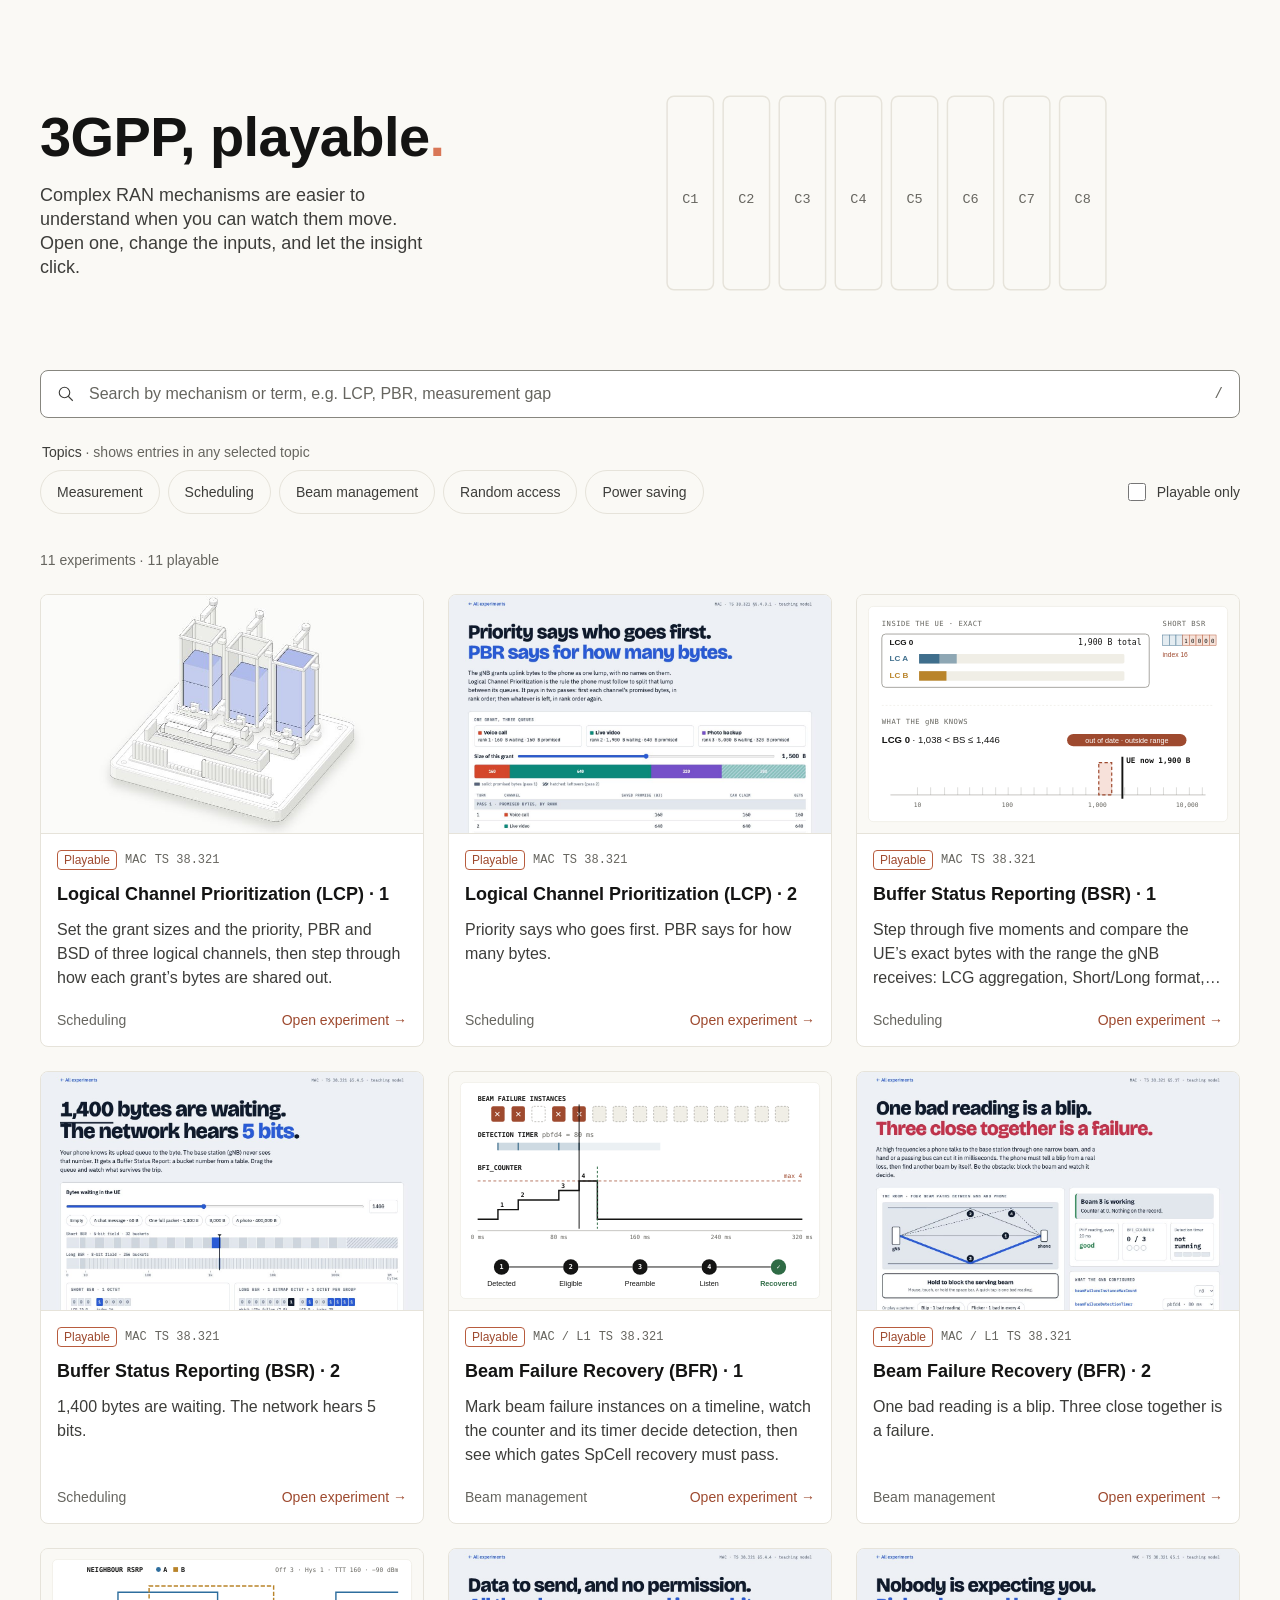
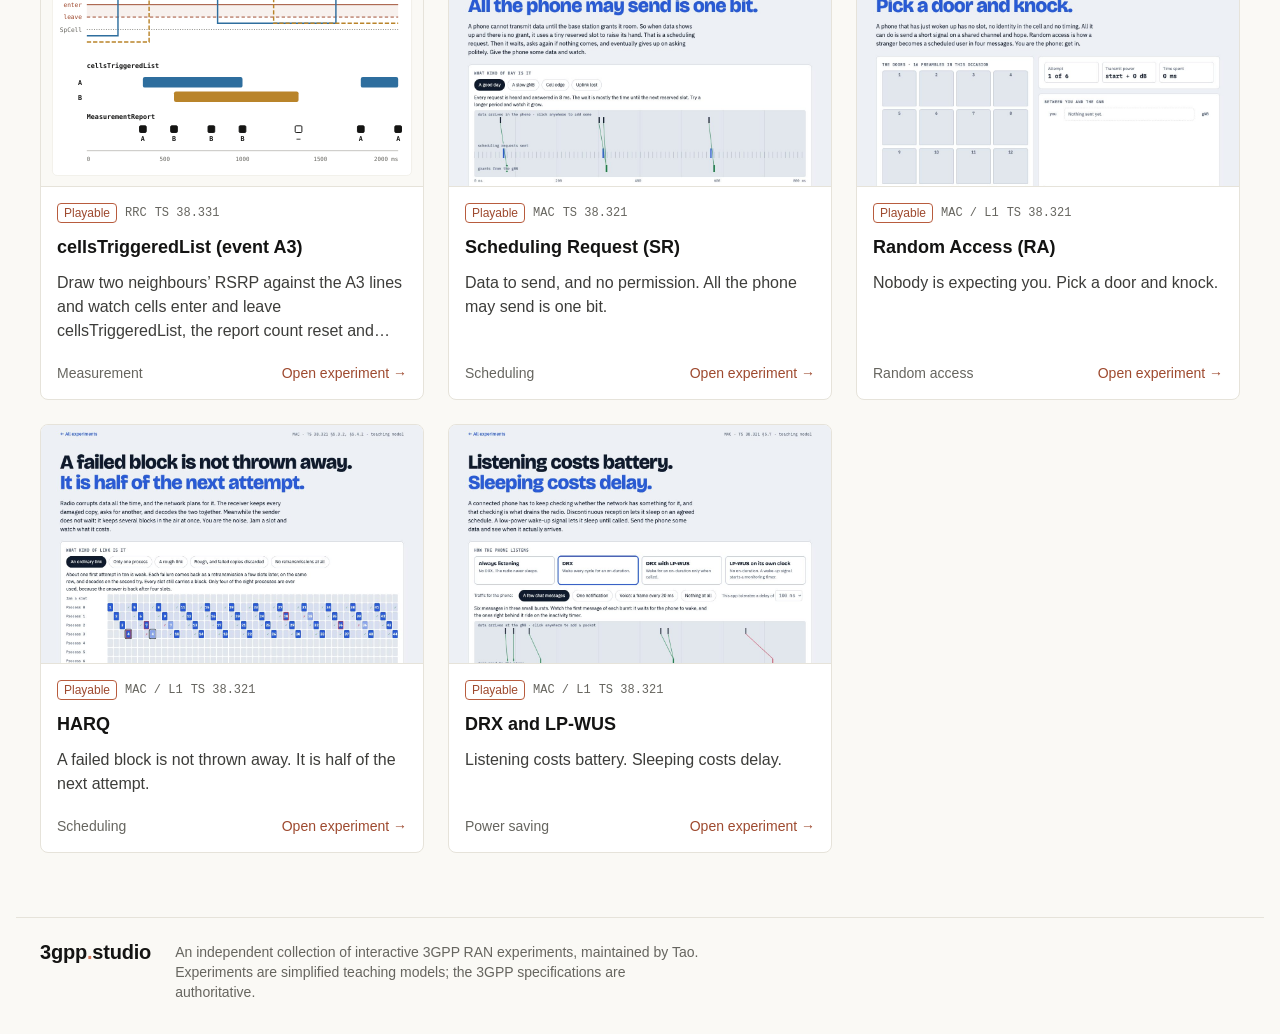
<file: prototype/index.html>
<!doctype html><html lang="en"><head><meta charset="utf-8"><meta name="viewport" content="width=device-width,initial-scale=1"><title>3gpp.studio · 3GPP, playable</title><meta name="description" content="Complex RAN mechanisms become experiments you can watch and poke. Open one, change the inputs, and let the insight click."><link rel="stylesheet" href="assets/tokens.css"><link rel="stylesheet" href="assets/site.css?v=composition-20261102"><link rel="stylesheet" href="assets/hero/hero.css?v=composition-20261102"><script defer src="assets/strings.js"></script><script type="module" src="assets/hero/hero.mjs?v=four-20261104"></script><script defer src="assets/experiments.js?v=originals-20261112"></script><script defer src="assets/components.js"></script><script defer src="assets/site.js?v=ctl-20261102"></script></head><body><a class="skip" href="#experiments">Skip to experiments</a><main class="container"><section class="hero"><div class="hero-copy"><h1 class="hero-wordmark"><span>3GPP, playable<span class="dot">.</span></span></h1><p class="hero-lead">Complex RAN mechanisms are easier to understand when you can watch them move. Open one, change the inputs, and let the insight click.</p></div><div class="hero-stage" id="hero-stage" aria-hidden="true"></div></section><form id="search-form" role="search"><label class="sr-only" for="search">Search experiments</label><div class="search"><svg width="18" height="18" viewBox="0 0 24 24" fill="none" stroke="currentColor" stroke-width="1.5" aria-hidden="true"><circle cx="10" cy="10" r="7"/><path d="m15 15 6 6"/></svg><input id="search" type="search" maxlength="300" autocomplete="off" placeholder="Search by mechanism or term, e.g. LCP, BSR, BFR, A3"><kbd aria-hidden="true">/</kbd></div></form><div class="filters"><fieldset><legend>Topics <span class="muted">· shows entries in any selected topic</span></legend><div id="topics" class="row"></div></fieldset><label class="checkbox"><input id="live" type="checkbox">Playable only</label></div><div class="results"><p id="result-count" role="status" aria-live="polite"></p><button id="clear" class="btn-text" hidden>Clear filters</button></div><div id="experiments" class="grid" tabindex="-1"></div><section id="empty" class="empty" hidden><h2>No matching experiments</h2><p>Try LCP, BSR, BFR or A3, or clear the filters.</p><button id="empty-clear" class="btn-primary">Clear all filters</button></section><noscript><p>Enable JavaScript to search and filter the catalog. You can also <a href="lab/lcp/index.html">open the LCP experiment directly</a>.</p></noscript></main><footer class="site-footer container"><span class="wordmark">3gpp<span>.</span>studio</span><p data-footer>An independent collection of interactive 3GPP RAN experiments, maintained by Tao. Experiments are simplified teaching models; the 3GPP specifications are authoritative.</p></footer></body></html>
</file>
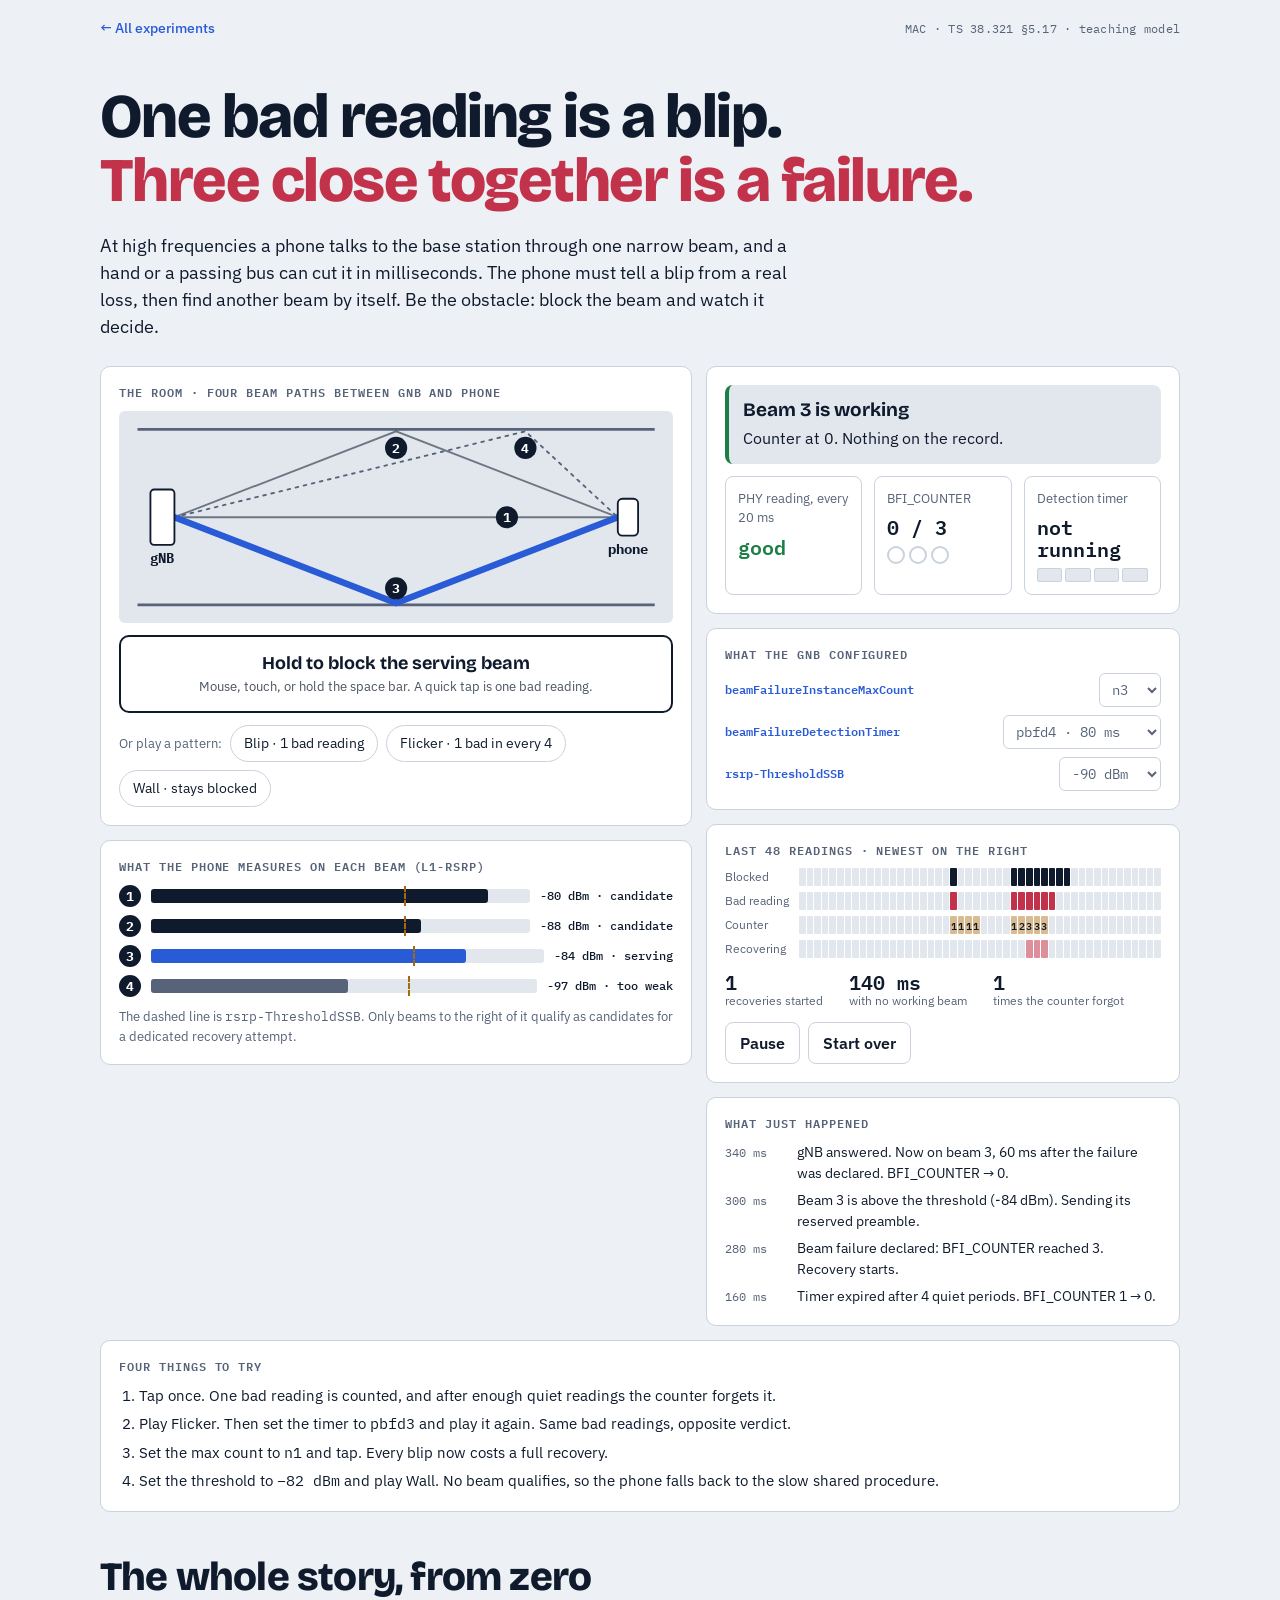
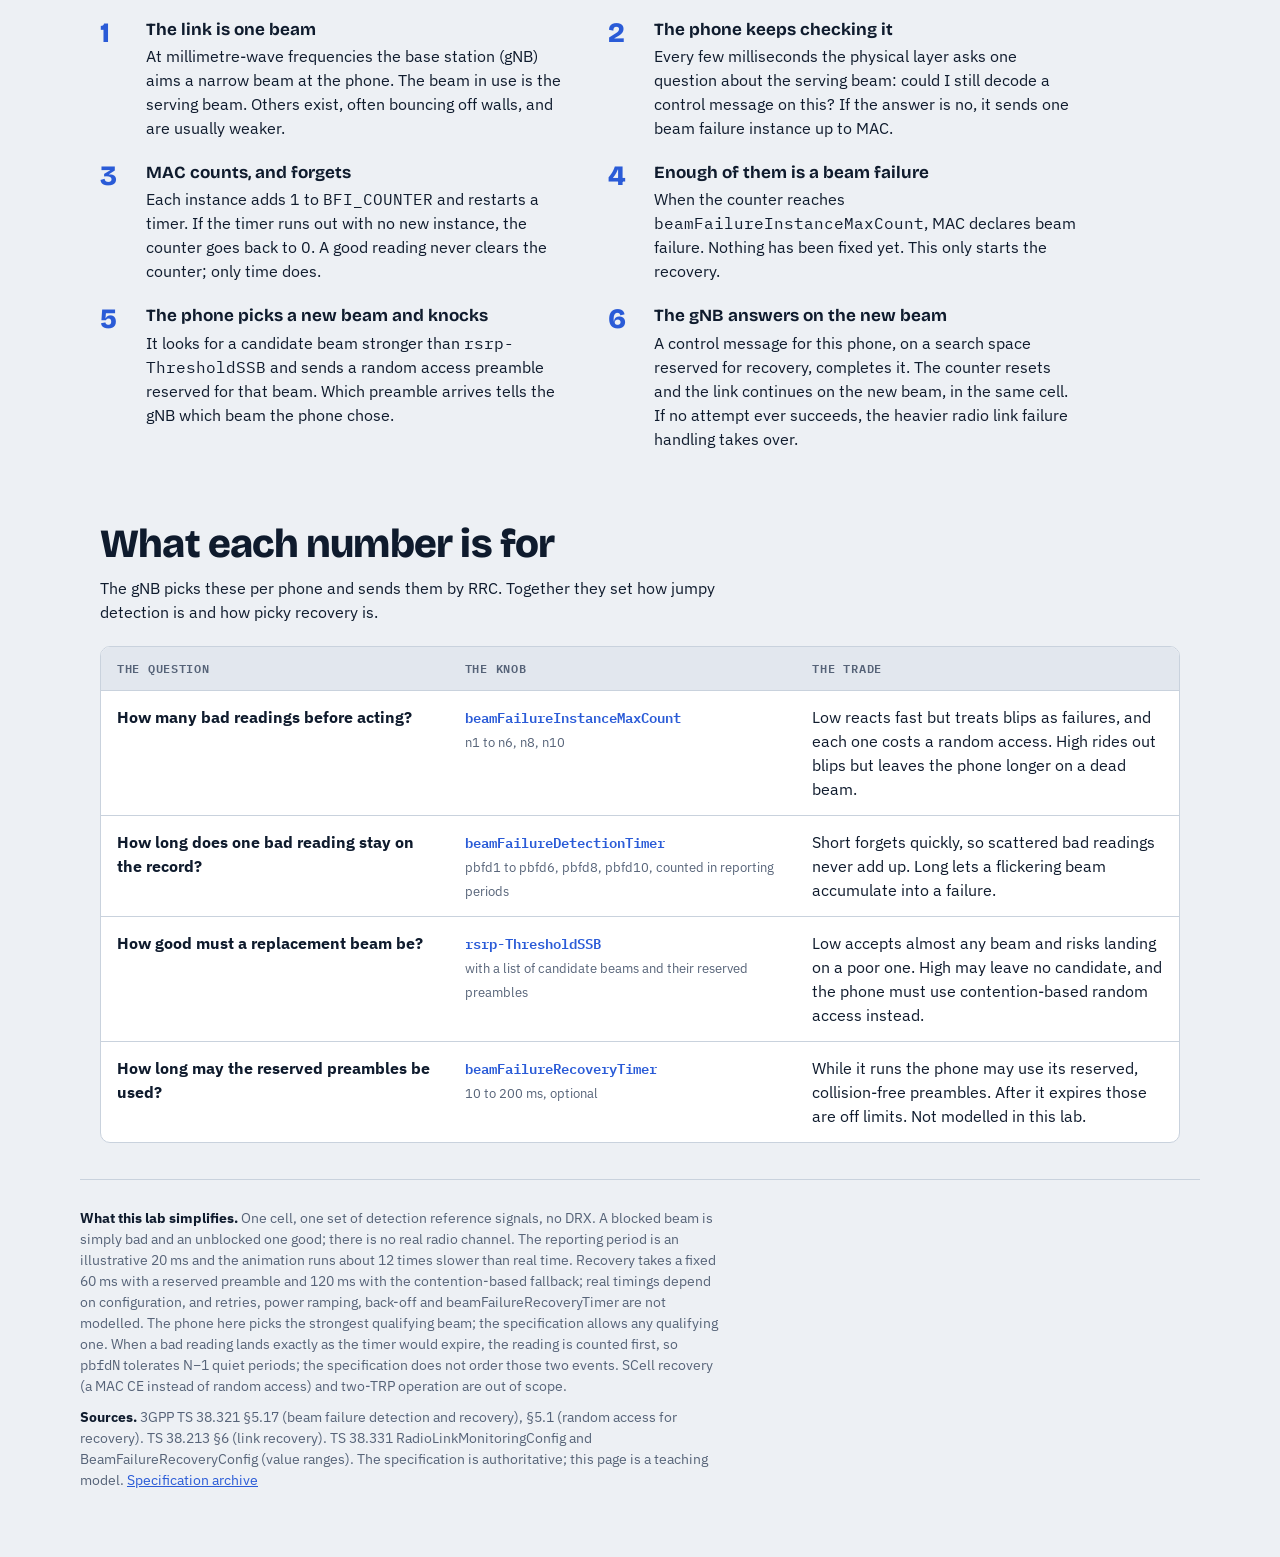
<file: prototype/lab/bfr-2/index.html>
<!DOCTYPE html>
<html lang="en">
<head>
<meta charset="utf-8">
<meta name="viewport" content="width=device-width, initial-scale=1">
<title>Beam Failure Recovery Lab</title>
<link rel="preconnect" href="https://fonts.googleapis.com">
<link rel="preconnect" href="https://fonts.gstatic.com" crossorigin>
<link href="https://fonts.googleapis.com/css2?family=Bricolage+Grotesque:opsz,wght@12..96,500;12..96,700;12..96,800&family=IBM+Plex+Mono:wght@400;500;600&family=IBM+Plex+Sans:wght@400;500;600&display=swap" rel="stylesheet">
<style>
/* Layout idea: a room with four beam paths on top, and under it the three instruments MAC actually has:
   a reading, a counter, a fuse. You are the obstacle. Same ink-on-fog system as the BSR and LCP labs. */
:root{
  --bg:#EDF0F4; --surface:#FFFFFF; --sunk:#E2E7EE; --ink:#0F1B2D; --muted:#566378; --line:#C9D2DD;
  --accent:#2A5BD7; --bad:#C2334B; --good:#1B7F45; --warn:#A8690B;
  --font-display:"Bricolage Grotesque","Arial Narrow",system-ui,sans-serif;
  --font-body:"IBM Plex Sans",system-ui,-apple-system,"Segoe UI",sans-serif;
  --font-mono:"IBM Plex Mono",ui-monospace,Menlo,Consolas,monospace;
  --r:10px;
}
@media (prefers-color-scheme: dark){
  :root:not([data-theme="light"]){
    color-scheme:dark;
    --bg:#0B121E; --surface:#131C2C; --sunk:#0E1624; --ink:#E9EEF6; --muted:#97A4B8; --line:#2A374D;
    --accent:#86A9FF; --bad:#FF7C90; --good:#5DD08C; --warn:#E7B04D;
  }
}
:root[data-theme="dark"]{
  color-scheme:dark;
  --bg:#0B121E; --surface:#131C2C; --sunk:#0E1624; --ink:#E9EEF6; --muted:#97A4B8; --line:#2A374D;
  --accent:#86A9FF; --bad:#FF7C90; --good:#5DD08C; --warn:#E7B04D;
}
*{box-sizing:border-box}
[hidden]{display:none!important}
html{-webkit-text-size-adjust:100%}
body{margin:0;background:var(--bg);color:var(--ink);font:400 16px/1.5 var(--font-body)}
a{color:var(--accent)}
button,input,select{font:inherit;color:inherit}
:focus-visible{outline:2px solid var(--accent);outline-offset:2px}
.wrap{max-width:1120px;margin:0 auto;padding:0 20px}
.num{font-family:var(--font-mono);font-variant-numeric:tabular-nums}
.muted{color:var(--muted)} .small{font-size:13px}
.top{display:flex;flex-wrap:wrap;gap:8px 20px;justify-content:space-between;align-items:center;padding:18px 0;font-size:14px}
.top a{text-decoration:none;font-weight:500}
.top .tag{font-family:var(--font-mono);font-size:12px;color:var(--muted);letter-spacing:.02em}
.hero{padding:28px 0 8px}
h1{font:800 clamp(32px,5.6vw,62px)/1.04 var(--font-display);letter-spacing:-.025em;margin:0 0 18px;text-wrap:balance}
h1 em{font-style:normal;color:var(--bad)}
.lede{max-width:64ch;font-size:18px;margin:0 0 26px}
h2{font:800 clamp(26px,3.6vw,40px)/1.08 var(--font-display);letter-spacing:-.02em;margin:0 0 10px;text-wrap:balance}
h3{font:700 17px/1.25 var(--font-display);margin:0}
section{padding:36px 0}
p.intro{max-width:68ch;margin:0 0 22px}
.panel{background:var(--surface);border:1px solid var(--line);border-radius:var(--r);padding:18px}
.eyebrow{font:600 12px/1.3 var(--font-mono);letter-spacing:.08em;text-transform:uppercase;color:var(--muted);margin:0 0 10px}
.btn{appearance:none;border:1px solid var(--ink);background:var(--ink);color:var(--surface);border-radius:8px;padding:8px 14px;font-weight:600;cursor:pointer}
.btn.ghost{background:transparent;color:var(--ink);border-color:var(--line)}
.btn.ghost:hover{border-color:var(--ink)}
.chip{appearance:none;border:1px solid var(--line);background:var(--surface);border-radius:999px;padding:7px 13px;font-size:14px;cursor:pointer}
.chip:hover{border-color:var(--ink)}
.chips{display:flex;flex-wrap:wrap;gap:8px;align-items:center}
select{background:var(--surface);border:1px solid var(--line);border-radius:6px;padding:6px 8px;font-family:var(--font-mono);font-size:14px;max-width:100%}

.lab{display:grid;grid-template-columns:minmax(0,1.25fr) minmax(0,1fr);gap:14px}
.col{display:flex;flex-direction:column;gap:14px;min-width:0}
/* stage */
#stage{display:block;width:100%;height:auto;background:var(--sunk);border-radius:6px}
.wall{stroke:var(--muted);stroke-width:3}
.beam{fill:none;stroke:var(--muted);stroke-width:2;stroke-dasharray:3 6;stroke-linecap:round}
.beam.cand{stroke:var(--ink);stroke-dasharray:none;stroke-width:2;opacity:.55}
.beam.serv{stroke:var(--accent);stroke-dasharray:none;stroke-width:7;opacity:1}
.beam.serv.down{stroke:var(--bad);stroke-dasharray:8 8}
.beam.target{stroke:var(--good);stroke-dasharray:none;stroke-width:5;opacity:1;animation:pulse .5s ease-in-out infinite alternate}
@keyframes pulse{from{opacity:.35}to{opacity:1}}
.blk{fill:var(--ink)}
.node{fill:var(--surface);stroke:var(--ink);stroke-width:2}
.slabel{font:700 15px var(--font-mono);fill:var(--ink)}
.blabel{font:700 14px var(--font-mono);fill:var(--surface)}
.bdot{fill:var(--ink)}
.hold{appearance:none;width:100%;border:2px solid var(--ink);background:var(--surface);border-radius:10px;padding:16px;font:700 18px/1.2 var(--font-display);cursor:pointer;touch-action:none;user-select:none;-webkit-user-select:none}
.hold.on{background:var(--ink);color:var(--surface)}
.hold small{display:block;font:400 13px/1.3 var(--font-body);opacity:.75;margin-top:4px}
.beams{display:flex;flex-direction:column;gap:8px}
.brow{display:grid;grid-template-columns:auto minmax(0,1fr) auto;gap:10px;align-items:center;font-size:14px}
.brow .n{font:700 13px/1 var(--font-mono);width:22px;height:22px;border-radius:50%;display:grid;place-items:center;background:var(--ink);color:var(--surface)}
.rs{position:relative;height:14px;background:var(--sunk);border-radius:3px}
.rs i{position:absolute;left:0;top:0;bottom:0;border-radius:3px;background:var(--muted)}
.rs.ok i{background:var(--ink)} .rs.serv i{background:var(--accent)} .rs.dead i{background:var(--bad)}
.rs u{position:absolute;top:-3px;bottom:-3px;border-left:2px dashed var(--warn)}
.tagc{font:500 12px/1 var(--font-mono);white-space:nowrap}
/* instruments */
.inst{display:grid;grid-template-columns:repeat(3,minmax(0,1fr));gap:12px}
.inst > div{border:1px solid var(--line);border-radius:8px;padding:12px;display:flex;flex-direction:column;gap:8px;min-width:0}
.inst b.big{font:600 20px/1.1 var(--font-mono)}
.ok-t{color:var(--good)} .bad-t{color:var(--bad)}
.pips{display:flex;gap:4px;flex-wrap:wrap}
.pip{width:18px;height:18px;border-radius:50%;border:2px solid var(--line)}
.pip.on{background:var(--bad);border-color:var(--bad)}
.fuse{display:flex;gap:3px}
.fuse i{flex:1;height:14px;border-radius:2px;background:var(--sunk);border:1px solid var(--line)}
.fuse i.on{background:var(--warn);border-color:var(--warn)}
.status{padding:14px;border-radius:8px;border-left:4px solid var(--good);background:var(--sunk)}
.status.count{border-left-color:var(--warn)} .status.rec{border-left-color:var(--bad)}
.status b{display:block;font:700 19px/1.2 var(--font-display);margin-bottom:4px}
/* strip */
.strip{display:grid;grid-template-columns:auto minmax(0,1fr);gap:6px 10px;align-items:center;font-size:12px}
.strip .lab-s{color:var(--muted);white-space:nowrap}
.cells{display:grid;grid-auto-flow:column;grid-auto-columns:minmax(0,1fr);gap:1px;height:18px}
.cells i{background:var(--sunk);border-radius:1px;font:600 10px/18px var(--font-mono);text-align:center;font-style:normal;color:var(--ink);overflow:hidden}
.cells i.b{background:var(--ink)} .cells i.f{background:var(--bad)}
.cells i.c{background:color-mix(in srgb,var(--warn) 45%,transparent)}
.cells i.r{background:color-mix(in srgb,var(--bad) 55%,transparent)}
.cells i.g{background:color-mix(in srgb,var(--good) 30%,transparent)}
.stats{display:flex;flex-wrap:wrap;gap:10px 26px}
.stats div{display:flex;flex-direction:column}
.stats b{font:600 20px/1 var(--font-mono)}
.stats span{font-size:12px;color:var(--muted)}
.log{list-style:none;margin:0;padding:0;display:flex;flex-direction:column;gap:6px;font-size:14px;min-height:150px}
.log li{display:grid;grid-template-columns:8ch minmax(0,1fr);gap:8px}
.log .tm{font-family:var(--font-mono);color:var(--muted);font-size:12px;padding-top:2px}
.knobs{display:flex;flex-direction:column;gap:8px}
.knobs label{display:flex;justify-content:space-between;align-items:center;gap:6px 12px;flex-wrap:wrap;font-size:12px;color:var(--muted)}
.knobs code{font:600 12px/1.3 var(--font-mono);color:var(--accent);overflow-wrap:anywhere}
.try{margin:0;padding-left:20px;display:flex;flex-direction:column;gap:6px;font-size:15px}

.steps{counter-reset:s;list-style:none;margin:20px 0 0;padding:0;display:grid;grid-template-columns:repeat(2,minmax(0,1fr));gap:22px 36px;max-width:980px}
.steps li{counter-increment:s;display:grid;grid-template-columns:auto minmax(0,1fr);gap:12px}
.steps li::before{content:counter(s);font:800 28px/1 var(--font-display);color:var(--accent);min-width:1.2em}
.steps p{margin:4px 0 0}
.map{display:grid;grid-template-columns:minmax(0,1fr) minmax(0,1fr) minmax(0,1.1fr);border:1px solid var(--line);border-radius:var(--r);overflow:hidden;background:var(--surface)}
.map > div{padding:14px 16px;border-top:1px solid var(--line)}
.map > .mh{border-top:0;background:var(--sunk);font:600 12px/1.3 var(--font-mono);letter-spacing:.06em;text-transform:uppercase;color:var(--muted)}
.map code{font:600 14px/1.3 var(--font-mono);color:var(--accent);overflow-wrap:anywhere}
.map b{display:block}
.fine{border-top:1px solid var(--line);padding:28px 0 56px;font-size:14px;color:var(--muted)}
.fine p{max-width:80ch;margin:0 0 10px}
.fine strong{color:var(--ink)}
@media (max-width:900px){
  .lab{grid-template-columns:1fr}
  .steps{grid-template-columns:1fr}
  .map{grid-template-columns:1fr}
  .map > .mh{display:none}
  .map > div:nth-child(3n+1){background:var(--sunk)}
}
@media (max-width:560px){
  .wrap{padding:0 16px}
  .inst{grid-template-columns:1fr}
}
@media (prefers-reduced-motion:reduce){.beam.target{animation:none}}
</style>
</head>
<body>
<div class="wrap">
  <header class="top">
    <a href="https://3gpp.studio/index.html">← All experiments</a>
    <span class="tag">MAC · TS 38.321 §5.17 · teaching model</span>
  </header>
</div>

<main>
<section class="hero">
  <div class="wrap">
    <h1>One bad reading is a blip.<br><em id="h1b">Three close together is a failure.</em></h1>
    <p class="lede">At high frequencies a phone talks to the base station through one narrow beam, and a hand or a passing bus can cut it in milliseconds. The phone must tell a blip from a real loss, then find another beam by itself. Be the obstacle: block the beam and watch it decide.</p>

    <div class="lab">
      <div class="col">
        <div class="panel">
          <p class="eyebrow">The room · four beam paths between gNB and phone</p>
          <svg id="stage" viewBox="0 0 600 230" role="img" aria-label="Four beam paths from the base station to the phone"></svg>
          <div style="height:12px"></div>
          <button class="hold" id="hold" aria-pressed="false">Hold to block the serving beam<small>Mouse, touch, or hold the space bar. A quick tap is one bad reading.</small></button>
          <div class="chips" style="margin-top:12px">
            <span class="small muted">Or play a pattern:</span>
            <button class="chip" data-s="blip">Blip · 1 bad reading</button>
            <button class="chip" data-s="flicker">Flicker · 1 bad in every 4</button>
            <button class="chip" data-s="wall">Wall · stays blocked</button>
          </div>
        </div>
        <div class="panel">
          <p class="eyebrow">What the phone measures on each beam (L1-RSRP)</p>
          <div class="beams" id="beams"></div>
          <p class="small muted" style="margin:10px 0 0">The dashed line is <span class="num">rsrp-ThresholdSSB</span>. Only beams to the right of it qualify as candidates for a dedicated recovery attempt.</p>
        </div>
      </div>

      <div class="col">
        <div class="panel">
          <div class="status" id="status"><b></b><span></span></div>
          <div class="inst" style="margin-top:12px">
            <div><span class="small muted">PHY reading, every 20 ms</span><b class="big" id="iRead"></b></div>
            <div><span class="small muted">BFI_COUNTER</span><b class="big num" id="iCnt"></b><div class="pips" id="pips"></div></div>
            <div><span class="small muted">Detection timer</span><b class="big num" id="iTim"></b><div class="fuse" id="fuse"></div></div>
          </div>
        </div>
        <div class="panel">
          <p class="eyebrow">What the gNB configured</p>
          <div class="knobs">
            <label><code>beamFailureInstanceMaxCount</code><select id="kMax"></select></label>
            <label><code>beamFailureDetectionTimer</code><select id="kTim"></select></label>
            <label><code>rsrp-ThresholdSSB</code><select id="kThr"></select></label>
          </div>
        </div>
        <div class="panel">
          <p class="eyebrow">Last 48 readings · newest on the right</p>
          <div class="strip">
            <span class="lab-s">Blocked</span><div class="cells" id="rB"></div>
            <span class="lab-s">Bad reading</span><div class="cells" id="rF"></div>
            <span class="lab-s">Counter</span><div class="cells" id="rC"></div>
            <span class="lab-s">Recovering</span><div class="cells" id="rR"></div>
          </div>
          <div class="stats" style="margin-top:14px">
            <div><b id="sRec">0</b><span>recoveries started</span></div>
            <div><b id="sOut">0 ms</b><span>with no working beam</span></div>
            <div><b id="sRes">0</b><span>times the counter forgot</span></div>
          </div>
          <div class="chips" style="margin-top:12px">
            <button class="btn ghost" id="pause">Pause</button>
            <button class="btn ghost" id="clear">Start over</button>
          </div>
        </div>
        <div class="panel">
          <p class="eyebrow">What just happened</p>
          <ul class="log" id="log" aria-live="polite"></ul>
        </div>
      </div>
    </div>

    <div class="panel" style="margin-top:14px">
      <p class="eyebrow">Four things to try</p>
      <ol class="try">
        <li>Tap once. One bad reading is counted, and after enough quiet readings the counter forgets it.</li>
        <li>Play Flicker. Then set the timer to <span class="num">pbfd3</span> and play it again. Same bad readings, opposite verdict.</li>
        <li>Set the max count to <span class="num">n1</span> and tap. Every blip now costs a full recovery.</li>
        <li>Set the threshold to <span class="num">−82 dBm</span> and play Wall. No beam qualifies, so the phone falls back to the slow shared procedure.</li>
      </ol>
    </div>
  </div>
</section>

<section>
  <div class="wrap">
    <h2>The whole story, from zero</h2>
    <ol class="steps">
      <li><div><h3>The link is one beam</h3><p>At millimetre-wave frequencies the base station (gNB) aims a narrow beam at the phone. The beam in use is the serving beam. Others exist, often bouncing off walls, and are usually weaker.</p></div></li>
      <li><div><h3>The phone keeps checking it</h3><p>Every few milliseconds the physical layer asks one question about the serving beam: could I still decode a control message on this? If the answer is no, it sends one beam failure instance up to MAC.</p></div></li>
      <li><div><h3>MAC counts, and forgets</h3><p>Each instance adds 1 to <span class="num">BFI_COUNTER</span> and restarts a timer. If the timer runs out with no new instance, the counter goes back to 0. A good reading never clears the counter; only time does.</p></div></li>
      <li><div><h3>Enough of them is a beam failure</h3><p>When the counter reaches <span class="num">beamFailureInstanceMaxCount</span>, MAC declares beam failure. Nothing has been fixed yet. This only starts the recovery.</p></div></li>
      <li><div><h3>The phone picks a new beam and knocks</h3><p>It looks for a candidate beam stronger than <span class="num">rsrp-ThresholdSSB</span> and sends a random access preamble reserved for that beam. Which preamble arrives tells the gNB which beam the phone chose.</p></div></li>
      <li><div><h3>The gNB answers on the new beam</h3><p>A control message for this phone, on a search space reserved for recovery, completes it. The counter resets and the link continues on the new beam, in the same cell. If no attempt ever succeeds, the heavier radio link failure handling takes over.</p></div></li>
    </ol>
  </div>
</section>

<section>
  <div class="wrap">
    <h2>What each number is for</h2>
    <p class="intro">The gNB picks these per phone and sends them by RRC. Together they set how jumpy detection is and how picky recovery is.</p>
    <div class="map">
      <div class="mh">The question</div><div class="mh">The knob</div><div class="mh">The trade</div>
      <div><b>How many bad readings before acting?</b></div>
      <div><code>beamFailureInstanceMaxCount</code><br><span class="small muted">n1 to n6, n8, n10</span></div>
      <div>Low reacts fast but treats blips as failures, and each one costs a random access. High rides out blips but leaves the phone longer on a dead beam.</div>
      <div><b>How long does one bad reading stay on the record?</b></div>
      <div><code>beamFailureDetectionTimer</code><br><span class="small muted">pbfd1 to pbfd6, pbfd8, pbfd10, counted in reporting periods</span></div>
      <div>Short forgets quickly, so scattered bad readings never add up. Long lets a flickering beam accumulate into a failure.</div>
      <div><b>How good must a replacement beam be?</b></div>
      <div><code>rsrp-ThresholdSSB</code><br><span class="small muted">with a list of candidate beams and their reserved preambles</span></div>
      <div>Low accepts almost any beam and risks landing on a poor one. High may leave no candidate, and the phone must use contention-based random access instead.</div>
      <div><b>How long may the reserved preambles be used?</b></div>
      <div><code>beamFailureRecoveryTimer</code><br><span class="small muted">10 to 200 ms, optional</span></div>
      <div>While it runs the phone may use its reserved, collision-free preambles. After it expires those are off limits. Not modelled in this lab.</div>
    </div>
  </div>
</section>
</main>

<footer class="wrap fine">
  <p><strong>What this lab simplifies.</strong> One cell, one set of detection reference signals, no DRX. A blocked beam is simply bad and an unblocked one good; there is no real radio channel. The reporting period is an illustrative 20 ms and the animation runs about 12 times slower than real time. Recovery takes a fixed 60 ms with a reserved preamble and 120 ms with the contention-based fallback; real timings depend on configuration, and retries, power ramping, back-off and beamFailureRecoveryTimer are not modelled. The phone here picks the strongest qualifying beam; the specification allows any qualifying one. When a bad reading lands exactly as the timer would expire, the reading is counted first, so <span class="num">pbfdN</span> tolerates N−1 quiet periods; the specification does not order those two events. SCell recovery (a MAC CE instead of random access) and two-TRP operation are out of scope.</p>
  <p><strong>Sources.</strong> 3GPP TS 38.321 §5.17 (beam failure detection and recovery), §5.1 (random access for recovery). TS 38.213 §6 (link recovery). TS 38.331 RadioLinkMonitoringConfig and BeamFailureRecoveryConfig (value ranges). The specification is authoritative; this page is a teaching model. <a href="https://www.etsi.org/deliver/etsi_ts/138300_138399/138321/">Specification archive</a></p>
</footer>

<script id="engine">
/* ---------- engine: no DOM in here ---------- */
const P=20;                                   // ms per reporting period (illustrative)
const RSRP=[-80,-88,-84,-97],BLOCKED_RSRP=-118;
function newState(cfg){return {cfg,t:0,serving:0,blockedBeam:null,counter:0,since:null,phase:'ok',left:0,target:null,cbra:false,
  hist:[],events:[],recoveries:0,outage:0,resets:0,declaredAt:0};}
function rsrpOf(s,i){return s.blockedBeam===i?BLOCKED_RSRP:RSRP[i];}
function pickCandidate(s){                    // strongest non-serving beam above the threshold, else null
  let best=null;
  for(let i=0;i<RSRP.length;i++){if(i===s.serving)continue;const r=rsrpOf(s,i);if(r>=s.cfg.thr&&(best===null||r>rsrpOf(s,best)))best=i;}
  return best;
}
function strongestOther(s){let best=null;for(let i=0;i<RSRP.length;i++){if(i===s.serving)continue;if(best===null||rsrpOf(s,i)>rsrpOf(s,best))best=i;}return best;}
function ev(s,kind,text){s.events.push({t:s.t*P,kind,text});if(s.events.length>40)s.events.shift();}
function tick(s,blocked){
  if(blocked){if(s.blockedBeam===null)s.blockedBeam=s.serving;}else s.blockedBeam=null;
  const bfi=s.blockedBeam===s.serving;
  if(s.phase==='ok'){
    if(bfi){                                   // each instance: counter + 1, timer restarts
      s.counter++;s.since=0;
      if(s.counter>=s.cfg.max){
        s.phase='search';s.left=1;s.recoveries++;s.declaredAt=s.t;
        ev(s,'declared','Beam failure declared: BFI_COUNTER reached '+s.cfg.max+'. Recovery starts.');
      }
    }else if(s.since!==null){
      s.since++;
      if(s.since>=s.cfg.timer){                // timer expired with no new instance: counter back to 0
        ev(s,'reset','Timer expired after '+s.cfg.timer+' quiet period'+(s.cfg.timer>1?'s':'')+'. BFI_COUNTER '+s.counter+' → 0.');
        s.counter=0;s.since=null;s.resets++;
      }
    }
  }else{
    s.left--;
    if(s.left<=0){
      if(s.phase==='search'){
        const c=pickCandidate(s);
        if(c!==null){s.target=c;s.cbra=false;ev(s,'pick','Beam '+(c+1)+' is above the threshold ('+rsrpOf(s,c)+' dBm). Sending its reserved preamble.');}
        else{s.target=strongestOther(s);s.cbra=true;ev(s,'fallback','No beam is above the threshold. Falling back to contention-based random access on beam '+(s.target+1)+'.');}
        s.phase='prach';s.left=1;
      }else if(s.phase==='prach'){s.phase='wait';s.left=s.cbra?4:1;}
      else if(s.phase==='wait'){
        s.serving=s.target;s.target=null;s.counter=0;s.since=null;s.phase='ok';
        ev(s,'recovered','gNB answered. Now on beam '+(s.serving+1)+', '+((s.t-s.declaredAt)*P)+' ms after the failure was declared. BFI_COUNTER → 0.');
      }
    }
  }
  if(bfi||s.phase!=='ok')s.outage++;
  s.hist.push({blocked:s.blockedBeam!==null,bfi,counter:s.counter,phase:s.phase});
  if(s.hist.length>48)s.hist.shift();
  s.t++;
  return s;
}
if(typeof module!=='undefined')module.exports={P,RSRP,newState,tick,pickCandidate};
</script>

<script>
/* ---------- view ---------- */
const $=id=>document.getElementById(id);
const WORD=['','One','Two','Three','Four','Five','Six','','Eight','','Ten'];
const TICK_MS=240;
const SCRIPTS={blip:[1,0],flicker:[1,0,0,0,1,0,0,0,1,0,0,0,1,0,0,0,1,0,0,0],wall:[1,1,1,1,1,1,1,1,1,1,1,1,1,1]};
const PATHS=[[[60,115],[540,115]],[[60,115],[300,22],[540,115]],[[60,115],[300,208],[540,115]],[[60,115],[440,22],[540,115]]];
const MID=[[300,115],[180,68],[180,162],[250,68]];
let cfg={max:3,timer:4,thr:-90},S,queue=[],held=false,tapped=false,paused=false,timer=null;

function fill(sel,vals,cur,lab){sel.innerHTML=vals.map(v=>'<option value="'+v+'"'+(v===cur?' selected':'')+'>'+lab(v)+'</option>').join('');}
function drawStage(){
  let h='<line class="wall" x1="20" y1="20" x2="580" y2="20"/><line class="wall" x1="20" y1="210" x2="580" y2="210"/>';
  const order=[0,1,2,3].sort((a,b)=>(a===S.serving)-(b===S.serving));
  order.forEach(i=>{
    const d='M'+PATHS[i].map(p=>p.join(' ')).join(' L');
    let cls='beam';const r=rsrpOf(S,i);
    if(i===S.serving)cls+=' serv'+(S.blockedBeam===i?' down':'');
    else if(S.target===i)cls+=' target';
    else if(r>=cfg.thr)cls+=' cand';
    h+='<path class="'+cls+'" d="'+d+'"/>';
  });
  [0,1,2,3].forEach(i=>{
    const m=MID[i];
    if(S.blockedBeam===i)h+='<rect class="blk" x="'+(m[0]-13)+'" y="'+(m[1]-26)+'" width="26" height="52" rx="5"/>';
    const lx=i===0?420:i===1?300:i===2?300:440,ly=i===0?115:i===1?40:i===2?192:40;
    h+='<circle class="bdot" cx="'+lx+'" cy="'+ly+'" r="12"/><text class="blabel" x="'+lx+'" y="'+(ly+5)+'" text-anchor="middle">'+(i+1)+'</text>';
  });
  h+='<rect class="node" x="34" y="85" width="26" height="60" rx="4"/><text class="slabel" x="47" y="165" text-anchor="middle">gNB</text>';
  h+='<rect class="node" x="540" y="95" width="22" height="40" rx="5"/><text class="slabel" x="551" y="155" text-anchor="middle">phone</text>';
  $('stage').innerHTML=h;
}
function pct(r){return Math.max(0,Math.min(100,(r+120)/45*100));}
function drawBeams(){
  $('beams').innerHTML=RSRP.map((_,i)=>{
    const r=rsrpOf(S,i),serv=i===S.serving,blocked=S.blockedBeam===i,ok=r>=cfg.thr;
    const cls=blocked?'dead':serv?'serv':ok?'ok':'';
    const tag=blocked?'blocked':serv?'serving':S.target===i?'chosen':ok?'candidate':'too weak';
    return '<div class="brow"><span class="n">'+(i+1)+'</span><div class="rs '+cls+'"><i style="width:'+pct(r)+'%"></i><u style="left:'+pct(cfg.thr)+'%"></u></div><span class="tagc">'+r+' dBm · '+tag+'</span></div>';
  }).join('');
}
function drawInstruments(){
  const badNow=S.blockedBeam===S.serving;
  $('iRead').innerHTML=badNow?'<span class="bad-t">bad</span>':'<span class="ok-t">good</span>';
  $('iCnt').textContent=S.counter+' / '+cfg.max;
  let p='';for(let i=0;i<cfg.max;i++)p+='<span class="pip'+(i<S.counter?' on':'')+'"></span>';$('pips').innerHTML=p;
  const left=S.since===null?0:cfg.timer-S.since;
  $('iTim').textContent=S.phase!=='ok'?'paused':S.since===null?'not running':left*P+' ms left';
  let f='';for(let i=0;i<cfg.timer;i++)f+='<i'+(S.phase==='ok'&&i<left?' class="on"':'')+'></i>';$('fuse').innerHTML=f;
  const st=$('status');let t,d,c='';
  if(S.phase==='search'){c='rec';t='Beam failure declared';d='Looking for a candidate beam above the threshold.';}
  else if(S.phase==='prach'){c='rec';t=S.cbra?'Contention-based random access':'Preamble sent on beam '+(S.target+1);d=S.cbra?'No beam qualified, so the phone uses the shared preambles that every phone competes for.':'The preamble is reserved for this phone and this beam, so the gNB knows who is knocking and where.';}
  else if(S.phase==='wait'){c='rec';t='Waiting for the gNB to answer';d='The phone listens on the new beam for a control message addressed to it.';}
  else if(S.counter>0){c='count';t='Counting bad readings';d=S.counter+' of '+cfg.max+' on the record. '+(cfg.max-S.counter)+' more before the timer runs out and the beam is declared failed.';}
  else{t='Beam '+(S.serving+1)+' is working';d='Counter at 0. Nothing on the record.';}
  st.className='status '+c;st.firstElementChild.textContent=t;st.lastElementChild.textContent=d;
}
function drawStrip(){
  const pad=48-S.hist.length,blank='<i></i>'.repeat(Math.max(0,pad));
  $('rB').innerHTML=blank+S.hist.map(h=>'<i'+(h.blocked?' class="b"':'')+'></i>').join('');
  $('rF').innerHTML=blank+S.hist.map(h=>'<i'+(h.bfi?' class="f"':'')+'></i>').join('');
  $('rC').innerHTML=blank+S.hist.map(h=>'<i'+(h.counter?' class="c"':'')+'>'+(h.counter||'')+'</i>').join('');
  $('rR').innerHTML=blank+S.hist.map(h=>'<i'+(h.phase!=='ok'?' class="r"':'')+'></i>').join('');
  $('sRec').textContent=S.recoveries;$('sOut').textContent=(S.outage*P).toLocaleString('en-US')+' ms';$('sRes').textContent=S.resets;
}
let logSeen=-1;
function drawLog(){
  const e=S.events.slice(-5).reverse();
  $('log').innerHTML=e.length?e.map(x=>'<li><span class="tm">'+x.t.toLocaleString('en-US')+' ms</span><span>'+x.text+'</span></li>').join(''):'<li><span class="tm">·</span><span class="muted">Nothing yet. Block the beam.</span></li>';
}
function drawAll(){drawStage();drawBeams();drawInstruments();drawStrip();drawLog();
  $('h1b').textContent=cfg.max===1?'Here, one is already a failure.':WORD[cfg.max]+' close together is a failure.';}
function step(){
  let b;
  if(queue.length)b=!!queue.shift();else b=held||tapped;
  tapped=false;
  tick(S,b);drawAll();
}
function run(){if(timer)clearInterval(timer);timer=paused?null:setInterval(step,TICK_MS);$('pause').textContent=paused?'Run':'Pause';}
function prefill(){
  S=newState(cfg);
  [0,0,0,0,1,0,0,0,0,0,0,0,1,1,1,1,1,1,1,1,0,0,0,0,0,0].forEach(b=>tick(S,!!b));
}
function restart(keep){S=newState(cfg);queue=[];if(!keep)drawAll();}
function setHeld(v){held=v;if(v)tapped=true;$('hold').classList.toggle('on',v);$('hold').setAttribute('aria-pressed',v);if(v)queue=[];}

function start(saved){
  saved=saved||{};
  if(saved.cfg&&typeof saved.cfg.max==='number')cfg=saved.cfg;
  fill($('kMax'),[1,2,3,4,5,6,8,10],cfg.max,v=>'n'+v);
  fill($('kTim'),[1,2,3,4,5,6,8,10],cfg.timer,v=>'pbfd'+v+' · '+v*P+' ms');
  fill($('kThr'),[-100,-90,-82],cfg.thr,v=>v+' dBm');
  prefill();drawAll();
  paused=!!(window.matchMedia&&window.matchMedia('(prefers-reduced-motion: reduce)').matches);
  run();
}
$('kMax').onchange=e=>{cfg.max=+e.target.value;S.cfg=cfg;if(S.phase==='ok'&&S.counter>=cfg.max)S.counter=cfg.max-1;drawAll();};
$('kTim').onchange=e=>{cfg.timer=+e.target.value;S.cfg=cfg;drawAll();};
$('kThr').onchange=e=>{cfg.thr=+e.target.value;S.cfg=cfg;drawAll();};
const hb=$('hold');
hb.addEventListener('pointerdown',e=>{e.preventDefault();try{hb.setPointerCapture(e.pointerId);}catch(_){}setHeld(true);});
['pointerup','pointercancel','lostpointercapture'].forEach(n=>hb.addEventListener(n,()=>setHeld(false)));
hb.addEventListener('keydown',e=>{if((e.key===' '||e.key==='Enter')&&!e.repeat){e.preventDefault();setHeld(true);}});
hb.addEventListener('keyup',e=>{if(e.key===' '||e.key==='Enter'){e.preventDefault();setHeld(false);}});
hb.addEventListener('blur',()=>setHeld(false));
hb.addEventListener('contextmenu',e=>e.preventDefault());
document.querySelectorAll('[data-s]').forEach(b=>b.onclick=()=>{queue=SCRIPTS[b.dataset.s].slice();if(paused){paused=false;run();}});
$('pause').onclick=()=>{paused=!paused;run();};
$('clear').onclick=()=>restart(false);
const hot=window.claude&&window.claude.hot;
if(hot&&hot.snapshot)hot.snapshot(()=>({cfg}));
if(hot&&hot.ready)hot.ready(start);else start((hot&&hot.data)||{});
</script>
</body>
</html>
</file>
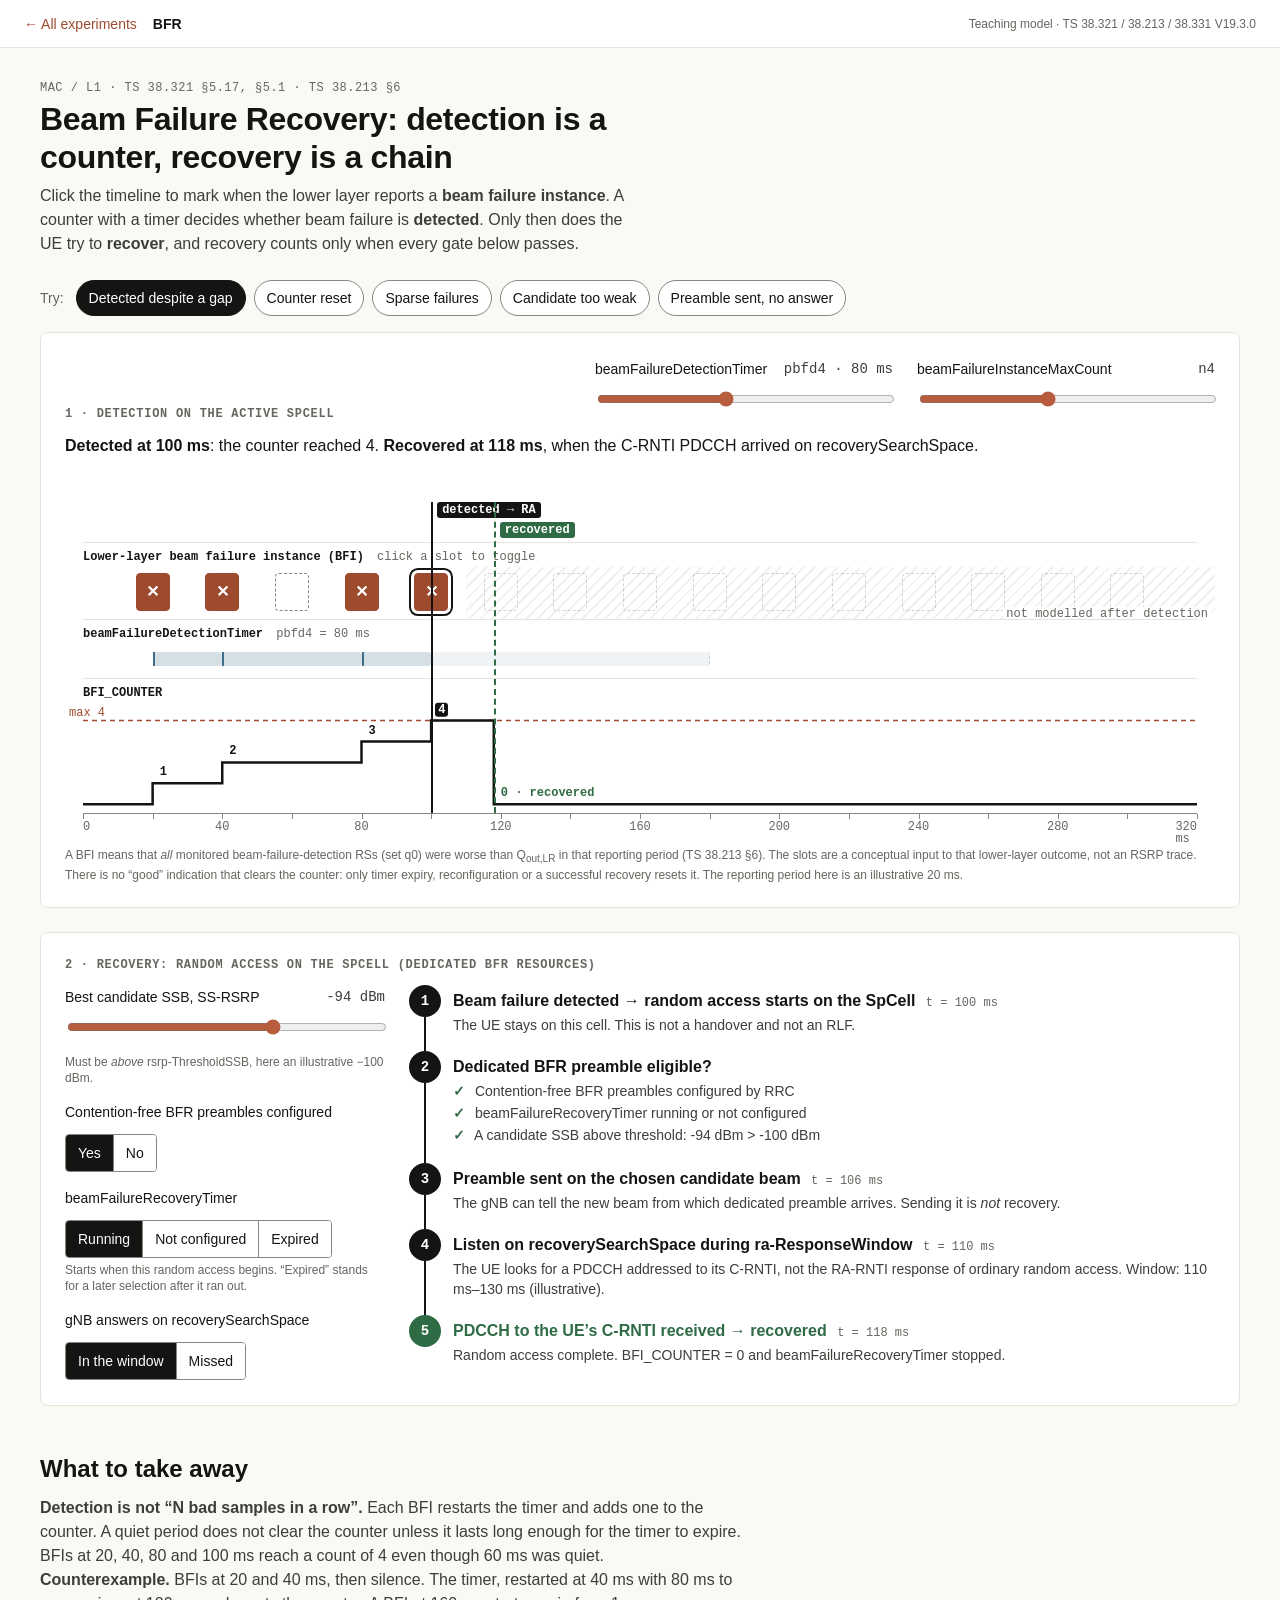
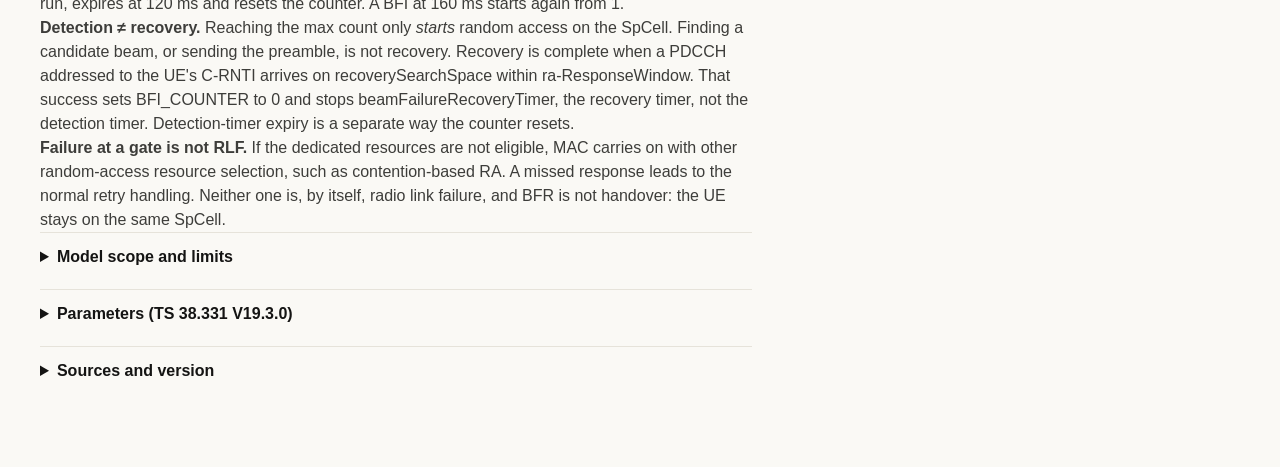
<file: prototype/lab/bfr/index.html>
<!doctype html>
<html lang="en">
<head>
<meta charset="utf-8">
<meta name="viewport" content="width=device-width,initial-scale=1">
<title>Beam Failure Recovery (BFR) · 3gpp.studio</title>
<meta name="description" content="Paint beam failure instances on a timeline, watch the counter and its timer decide detection, then see which conditions a SpCell recovery must pass.">
<link rel="stylesheet" href="../../assets/tokens.css">
<link rel="stylesheet" href="../../assets/site.css">
<link rel="stylesheet" href="../../assets/explain/shell.css">
<link rel="stylesheet" href="bfr.css">
<script type="module" src="app.mjs"></script>
</head>
<body>
<nav class="x-nav" aria-label="Experiment navigation"><a id="back" href="../../index.html">← All experiments</a><strong>BFR</strong><span class="note">Teaching model · TS 38.321 / 38.213 / 38.331 V19.3.0</span></nav>
<main class="x-main">
<header class="x-intro">
<p class="eyebrow">MAC / L1 · TS 38.321 §5.17, §5.1 · TS 38.213 §6</p>
<h1>Beam Failure Recovery: detection is a counter, recovery is a chain</h1>
<p>Click the timeline to mark when the lower layer reports a <strong>beam failure instance</strong>. A counter with a timer decides whether beam failure is <strong>detected</strong>. Only then does the UE try to <strong>recover</strong>, and recovery counts only when every gate below passes.</p>
</header>

<div class="x-presets" id="presets" role="group" aria-label="Example scenarios"><span>Try:</span></div>

<section class="x-card bfr" aria-labelledby="det-h">
  <div class="bfr-head">
    <h2 class="x-label" id="det-h">1 · Detection on the active SpCell</h2>
    <div class="bfr-params">
      <div class="x-field"><label for="pbfd">beamFailureDetectionTimer <output id="pbfd-o"></output></label><input type="range" id="pbfd" min="0" max="7" step="1"></div>
      <div class="x-field"><label for="maxc">beamFailureInstanceMaxCount <output id="maxc-o"></output></label><input type="range" id="maxc" min="0" max="7" step="1"></div>
    </div>
  </div>
  <p class="bfr-verdict" id="verdict" aria-live="polite"></p>
  <p class="tl-cue" aria-hidden="true">Swipe or scroll sideways to see the full 0–320 ms →</p>
  <div class="tl-scroll" tabindex="0" role="region" aria-label="Detection timeline, 0 to 320 ms; scrollable on narrow screens">
    <div class="tl" id="timeline">
      <div class="lane"><div class="lane-h">Lower-layer beam failure instance (BFI) <span>click a slot to toggle</span></div><div class="slots" id="slots"></div></div>
      <div class="lane"><div class="lane-h">beamFailureDetectionTimer <span id="t-len"></span></div><div class="timers" id="timers"></div></div>
      <div class="lane"><div class="lane-h">BFI_COUNTER</div><div class="counter" id="counter"></div></div>
      <div class="axis" id="axis"></div>
      <div class="marks" id="marks" aria-hidden="true"></div>
    </div>
  </div>
  <p class="x-hint">A BFI means that <em>all</em> monitored beam-failure-detection RSs (set q0) were worse than Q<sub>out,LR</sub> in that reporting period (TS 38.213 §6). The slots are a conceptual input to that lower-layer outcome, not an RSRP trace. There is no “good” indication that clears the counter: only timer expiry, reconfiguration or a successful recovery resets it. The reporting period here is an illustrative 20 ms.</p>
</section>

<section class="x-card bfr bfr-rec" aria-labelledby="rec-h">
  <div class="bfr-head">
    <h2 class="x-label" id="rec-h">2 · Recovery: random access on the SpCell (dedicated BFR resources)</h2>
  </div>
  <div class="rec-grid">
    <div class="rec-params">
      <div class="x-field"><label for="rsrp">Best candidate SSB, SS-RSRP <output id="rsrp-o"></output></label><input type="range" id="rsrp" min="-120" max="-80" step="1"><p class="x-hint">Must be <em>above</em> rsrp-ThresholdSSB, here an illustrative −100 dBm.</p></div>
      <div class="x-field"><fieldset><legend>Contention-free BFR preambles configured</legend><div class="x-seg" id="cfra"><button data-v="1">Yes</button><button data-v="0">No</button></div></fieldset></div>
      <div class="x-field"><fieldset><legend>beamFailureRecoveryTimer</legend><div class="x-seg x-seg-wrap" id="rectimer"><button data-v="running">Running</button><button data-v="none">Not configured</button><button data-v="expired">Expired</button></div></fieldset><p class="x-hint">Starts when this random access begins. “Expired” stands for a later selection after it ran out.</p></div>
      <div class="x-field"><fieldset><legend>gNB answers on recoverySearchSpace</legend><div class="x-seg" id="resp"><button data-v="1">In the window</button><button data-v="0">Missed</button></div></fieldset></div>
    </div>
    <ol class="gates" id="gates" aria-label="Recovery gates"></ol>
  </div>
</section>

<section class="x-details">
<h2>What to take away</h2>
<p><strong>Detection is not “N bad samples in a row”.</strong> Each BFI restarts the timer and adds one to the counter. A quiet period does not clear the counter unless it lasts long enough for the timer to expire. BFIs at 20, 40, 80 and 100 ms reach a count of 4 even though 60 ms was quiet.</p>
<p><strong>Counterexample.</strong> BFIs at 20 and 40 ms, then silence. The timer, restarted at 40 ms with 80 ms to run, expires at 120 ms and resets the counter. A BFI at 160 ms starts again from 1.</p>
<p><strong>Detection ≠ recovery.</strong> Reaching the max count only <em>starts</em> random access on the SpCell. Finding a candidate beam, or sending the preamble, is not recovery. Recovery is complete when a PDCCH addressed to the UE's C-RNTI arrives on recoverySearchSpace within ra-ResponseWindow. That success sets BFI_COUNTER to 0 and stops beamFailureRecoveryTimer, the recovery timer, not the detection timer. Detection-timer expiry is a separate way the counter resets.</p>
<p><strong>Failure at a gate is not RLF.</strong> If the dedicated resources are not eligible, MAC carries on with other random-access resource selection, such as contention-based RA. A missed response leads to the normal retry handling. Neither one is, by itself, radio link failure, and BFR is not handover: the UE stays on the same SpCell.</p>
<details><summary>Model scope and limits</summary>
<p>Baseline: one active SpCell, non-DRX, one BFD-RS set and a 4-step RA. Only the dedicated contention-free BFR branch is simulated. Contention-based fallback, preamble retransmission, power ramping, back-off, SCell BFR (which uses a BFR MAC CE and SR, not this PRACH path), PSCell with a deactivated SCG, two-TRP BFD-RS sets and NTN are named but not modelled. The 20 ms period, the −100 dBm threshold and the recovery timing (preamble +6 ms, window +10 to +30 ms, response +18 ms after detection) are illustrative inputs, not normative latencies.</p>
<p>After detection the BFI row is frozen. Later BFIs, the later run of beamFailureDetectionTimer and any counter reset by its expiry are not simulated. The only post-detection counter change drawn is the reset on successful recovery, and the timer is drawn faded. <strong>Tie convention:</strong> if a BFI lands exactly on the timer deadline, this model counts the BFI first, which restarts the timer. So pbfd<i>N</i> tolerates up to <i>N</i>−1 quiet periods. The specification text does not order these two events. Ties are marked on the timeline.</p>
<p>Candidate selection: the MAC selects <em>an</em> eligible candidate above the threshold, not necessarily the strongest. The page shows one candidate value for clarity. The BFI criterion (Q<sub>out,LR</sub>, a hypothetical PDCCH BLER) differs from the candidate criterion (L1-RSRP against a threshold).</p></details>
<details><summary>Parameters (TS 38.331 V19.3.0)</summary>
<table><tr><th>Parameter</th><th>IE</th><th>Values</th></tr>
<tr><td>beamFailureDetectionTimer</td><td>RadioLinkMonitoringConfig</td><td>pbfd1…6, 8, 10 (in Q<sub>out,LR</sub> reporting periods)</td></tr>
<tr><td>beamFailureInstanceMaxCount</td><td>RadioLinkMonitoringConfig</td><td>n1…6, 8, 10</td></tr>
<tr><td>beamFailureRecoveryTimer</td><td>BeamFailureRecoveryConfig</td><td>ms10, 20, 40, 60, 80, 100, 150, 200; optional</td></tr>
<tr><td>rsrp-ThresholdSSB, candidateBeamRSList, recoverySearchSpaceId, ra-ResponseWindow</td><td>BeamFailureRecoveryConfig</td><td>configured per UL BWP</td></tr></table></details>
<details><summary>Sources and version</summary>
<p>3GPP TS 38.321 V19.3.0 §5.17 (beam failure detection and recovery), §5.1.1 (recovery timer start), §5.1.2 (BFR CFRA resource selection) and §5.1.4 (response on recoverySearchSpace). TS 38.213 V19.3.0 §6 (link recovery procedures). TS 38.331 V19.3.0 (RadioLinkMonitoringConfig, BeamFailureRecoveryConfig). <a href="https://www.etsi.org/deliver/etsi_ts/138300_138399/138321/">Specification archive</a> · <a href="notes.md">Model notes</a></p></details>
</section>
<noscript><p>JavaScript is required for the interactive timeline. The text above explains the default scenario and the counterexample.</p></noscript>
</main>
</body>
</html>
</file>
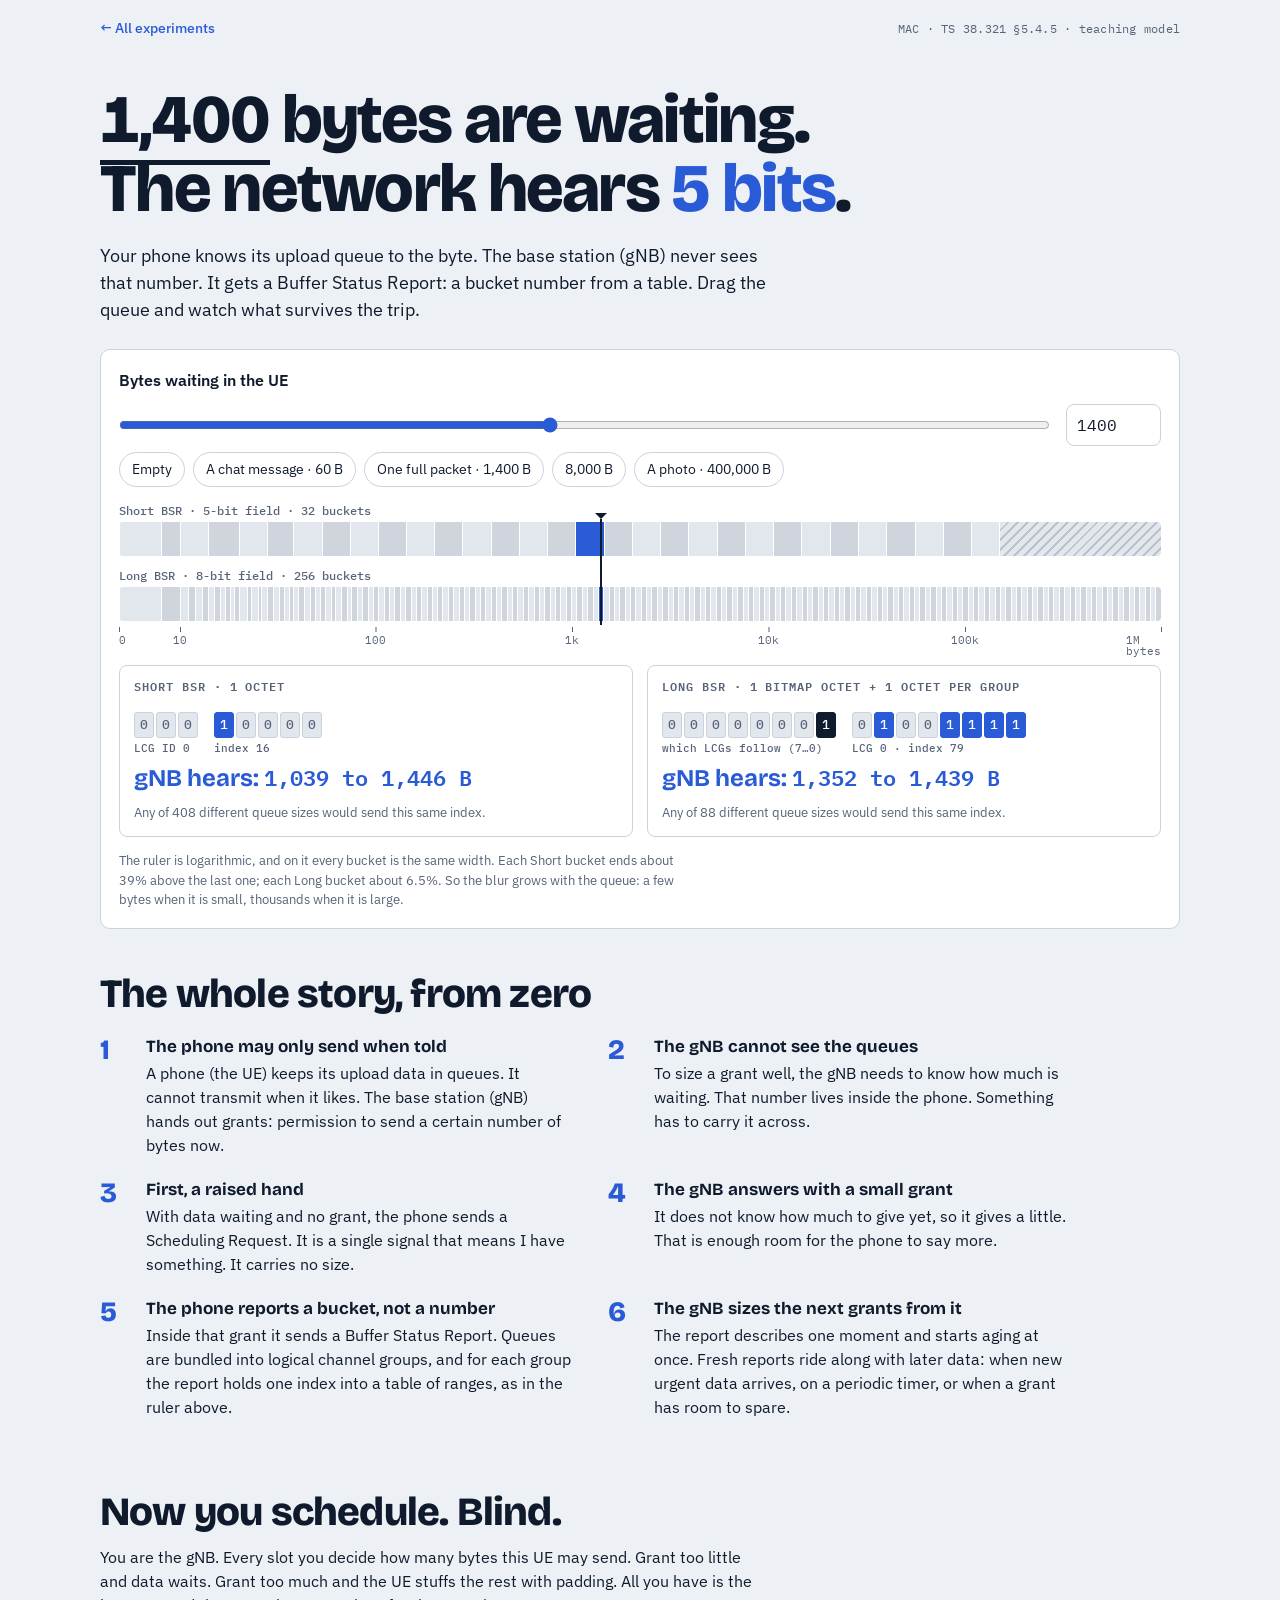
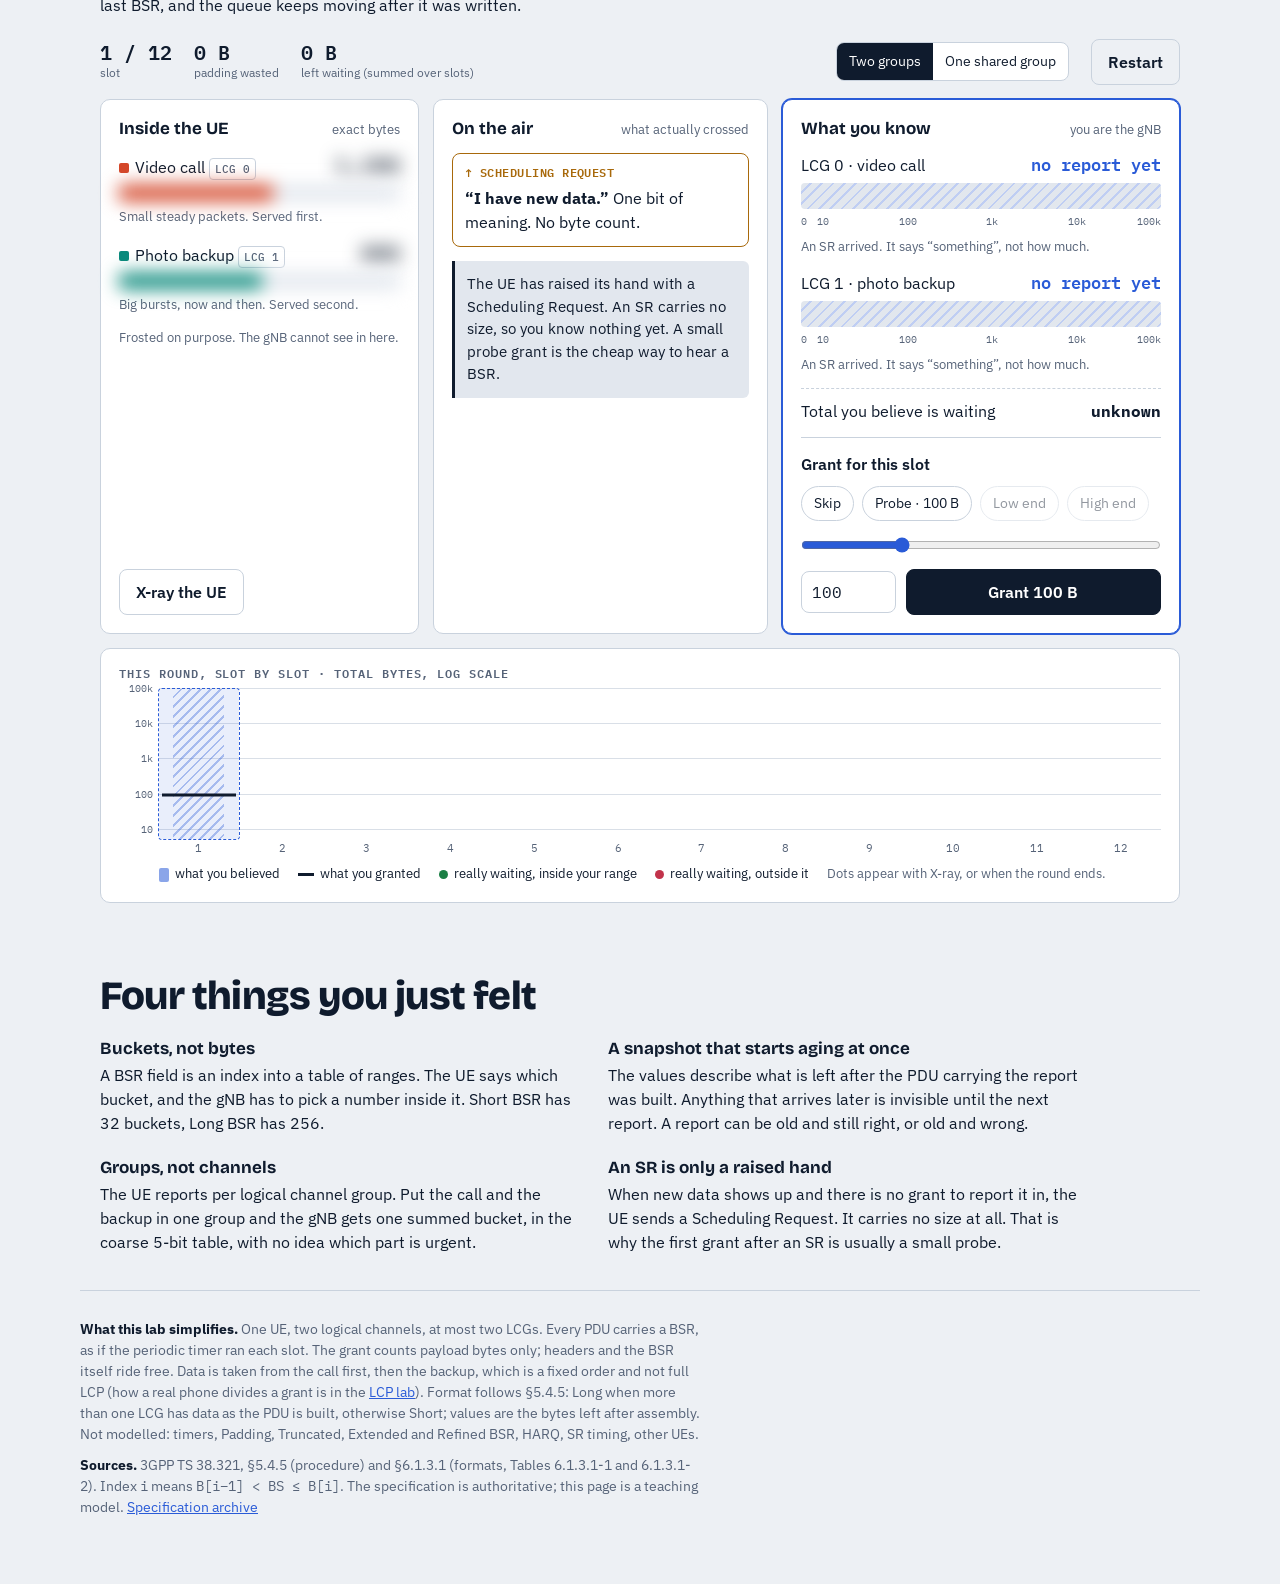
<file: prototype/lab/bsr-2/index.html>
<!DOCTYPE html>
<html lang="en">
<head>
<meta charset="utf-8">
<meta name="viewport" content="width=device-width, initial-scale=1">
<title>Buffer Status Report Lab</title>
<link rel="preconnect" href="https://fonts.googleapis.com">
<link rel="preconnect" href="https://fonts.gstatic.com" crossorigin>
<link href="https://fonts.googleapis.com/css2?family=Bricolage+Grotesque:opsz,wght@12..96,500;12..96,700;12..96,800&family=IBM+Plex+Mono:wght@400;500;600&family=IBM+Plex+Sans:wght@400;500;600&display=swap" rel="stylesheet">
<style>
/* Layout idea: a crisp UE on the left, a frosted wall in the middle, and the gNB's blurry belief on the right.
   Ink-on-fog instrument panel; the only loud colour is "belief blue", the thing the gNB thinks it knows. */
:root{
  --bg:#EDF0F4; --surface:#FFFFFF; --sunk:#E2E7EE; --ink:#0F1B2D; --muted:#566378; --line:#C9D2DD;
  --belief:#2A5BD7; --a:#D4472A; --b:#0B8A7C; --warn:#A8690B; --bad:#C2334B; --good:#1B7F45;
  --font-display:"Bricolage Grotesque","Arial Narrow",system-ui,sans-serif;
  --font-body:"IBM Plex Sans",system-ui,-apple-system,"Segoe UI",sans-serif;
  --font-mono:"IBM Plex Mono",ui-monospace,Menlo,Consolas,monospace;
  --r:10px;
}
@media (prefers-color-scheme: dark){
  :root:not([data-theme="light"]){
    color-scheme:dark;
    --bg:#0B121E; --surface:#131C2C; --sunk:#0E1624; --ink:#E9EEF6; --muted:#97A4B8; --line:#2A374D;
    --belief:#86A9FF; --a:#FF8259; --b:#45D1BF; --warn:#E7B04D; --bad:#FF7C90; --good:#5DD08C;
  }
}
:root[data-theme="dark"]{
  color-scheme:dark;
  --bg:#0B121E; --surface:#131C2C; --sunk:#0E1624; --ink:#E9EEF6; --muted:#97A4B8; --line:#2A374D;
  --belief:#86A9FF; --a:#FF8259; --b:#45D1BF; --warn:#E7B04D; --bad:#FF7C90; --good:#5DD08C;
}
*{box-sizing:border-box}
[hidden]{display:none!important}
html{-webkit-text-size-adjust:100%}
body{margin:0;background:var(--bg);color:var(--ink);font:400 16px/1.5 var(--font-body)}
a{color:var(--belief)}
button,input{font:inherit;color:inherit}
:focus-visible{outline:2px solid var(--belief);outline-offset:2px}
.wrap{max-width:1120px;margin:0 auto;padding:0 20px}
.num{font-family:var(--font-mono);font-variant-numeric:tabular-nums}
.muted{color:var(--muted)}
.small{font-size:13px}

/* top bar */
.top{display:flex;flex-wrap:wrap;gap:8px 20px;justify-content:space-between;align-items:center;padding:18px 0;font-size:14px}
.top a{text-decoration:none;font-weight:500}
.top .tag{font-family:var(--font-mono);font-size:12px;color:var(--muted);letter-spacing:.02em}

/* hero */
.hero{padding:28px 0 8px}
h1{font:800 clamp(34px,6.2vw,68px)/1.02 var(--font-display);letter-spacing:-.025em;margin:0 0 18px;text-wrap:balance}
h1 .live{font-family:var(--font-display);font-variant-numeric:tabular-nums;color:var(--ink);border-bottom:.08em solid var(--ink)}
h1 .faint{color:var(--belief)}
.lede{max-width:62ch;font-size:18px;margin:0 0 26px;color:var(--ink)}
h2{font:800 clamp(26px,3.6vw,40px)/1.08 var(--font-display);letter-spacing:-.02em;margin:0 0 10px;text-wrap:balance}
h3{font:700 17px/1.25 var(--font-display);margin:0 0 4px}
section{padding:36px 0}
section > .wrap > p.intro{max-width:66ch;margin:0 0 22px}

.panel{background:var(--surface);border:1px solid var(--line);border-radius:var(--r);padding:18px}
.eyebrow{font:600 12px/1 var(--font-mono);letter-spacing:.08em;text-transform:uppercase;color:var(--muted);margin:0 0 10px}

/* controls */
.btn{appearance:none;border:1px solid var(--ink);background:var(--ink);color:var(--surface);border-radius:8px;padding:10px 16px;font-weight:600;cursor:pointer}
.btn:hover{filter:brightness(1.15)}
.btn.ghost{background:transparent;color:var(--ink);border-color:var(--line)}
.btn.ghost:hover{border-color:var(--ink);filter:none}
.btn[aria-pressed="true"]{background:var(--belief);border-color:var(--belief);color:var(--surface)}
.chip{appearance:none;border:1px solid var(--line);background:var(--surface);border-radius:999px;padding:6px 12px;font-size:14px;cursor:pointer;white-space:nowrap}
.chip:hover:not(:disabled){border-color:var(--ink)}
.chip:disabled{opacity:.45;cursor:not-allowed}
.chips{display:flex;flex-wrap:wrap;gap:8px}
input[type=range]{width:100%;accent-color:var(--belief);margin:0;height:28px}
input[type=number]{font-family:var(--font-mono);background:var(--surface);border:1px solid var(--line);border-radius:8px;padding:8px 10px;width:9.5ch;min-width:0}
.seg{display:inline-flex;border:1px solid var(--line);border-radius:8px;overflow:hidden;background:var(--surface)}
.seg button{appearance:none;border:0;background:transparent;padding:8px 12px;font-size:14px;cursor:pointer}
.seg button[aria-pressed="true"]{background:var(--ink);color:var(--surface)}

/* bits */
.octets{display:flex;flex-wrap:wrap;gap:12px 16px;align-items:flex-start}
.field{display:inline-flex;flex-direction:column;gap:4px}
.field small{font:500 11px/1.2 var(--font-mono);color:var(--muted)}
.bits{display:inline-flex;gap:2px}
.bit{width:20px;height:26px;display:grid;place-items:center;font:500 13px/1 var(--font-mono);border:1px solid var(--line);border-radius:3px;background:var(--sunk);color:var(--muted)}
.bit.on{background:var(--ink);border-color:var(--ink);color:var(--surface)}
.field.bs .bit.on{background:var(--belief);border-color:var(--belief)}

/* squeezer */
.sq-top{display:grid;grid-template-columns:1fr auto;gap:12px 16px;align-items:center;margin-bottom:6px}
.sq-top label{grid-column:1/-1;font-weight:600}
.ruler{position:relative;margin:18px 0 6px}
.lane{position:relative;height:34px;background:var(--sunk);border-radius:4px;overflow:hidden}
.lane + .lane{margin-top:18px}
.lane-label{font:500 12px/1 var(--font-mono);color:var(--muted);margin:0 0 5px}
.bk{position:absolute;top:0;bottom:0;border-left:1px solid var(--surface)}
.bk.alt{background:color-mix(in srgb,var(--ink) 9%,transparent)}
.bk.hit{background:var(--belief)}
.bk.over{background:repeating-linear-gradient(135deg,transparent 0 5px,color-mix(in srgb,var(--ink) 18%,transparent) 5px 7px)}
.bk.over.hit{background:repeating-linear-gradient(135deg,var(--belief) 0 5px,color-mix(in srgb,var(--belief) 55%,transparent) 5px 7px)}
.lanes{position:relative}
.needle{position:absolute;top:14px;bottom:-4px;width:2px;background:var(--ink);transform:translateX(-1px);pointer-events:none}
.needle::after{content:"";position:absolute;top:-6px;left:-5px;border:6px solid transparent;border-top-color:var(--ink)}
.axis{position:relative;height:22px;margin-top:6px}
.axis span{position:absolute;top:0;transform:translateX(-50%);font:400 11px/1 var(--font-mono);color:var(--muted);padding-top:8px}
.axis span::before{content:"";position:absolute;left:50%;top:0;height:5px;border-left:1px solid var(--muted)}
.axis span:first-child{transform:none}
.axis span:first-child::before{left:0}
.axis span:last-child{transform:translateX(-100%)}
.axis span:last-child::before{left:100%}
.heard{display:grid;grid-template-columns:1fr 1fr;gap:14px;margin-top:16px}
.heard > div{border:1px solid var(--line);border-radius:8px;padding:14px;display:flex;flex-direction:column;gap:10px}
.heard .says{font:700 clamp(19px,2.4vw,24px)/1.15 var(--font-display);color:var(--belief)}
.heard .says span{font-family:var(--font-mono);font-weight:600;font-size:.9em}
.sq-note{margin:14px 0 0;max-width:72ch}

/* game */
.score{display:flex;flex-wrap:wrap;gap:10px 22px;align-items:center;margin-bottom:14px}
.score .stat{display:flex;flex-direction:column;gap:2px}
.score .stat b{font:600 20px/1 var(--font-mono);font-variant-numeric:tabular-nums}
.score .stat span{font-size:12px;color:var(--muted)}
.score .spacer{flex:1}
.board{display:grid;grid-template-columns:minmax(0,1fr) minmax(0,1.05fr) minmax(0,1.25fr);gap:14px;align-items:stretch}
.board .panel{display:flex;flex-direction:column;gap:14px;min-width:0}
.panel.you{border-color:var(--belief);box-shadow:0 0 0 1px var(--belief)}
.ptitle{display:flex;justify-content:space-between;align-items:baseline;gap:8px;flex-wrap:wrap}
.ptitle h3{margin:0}
.ch{display:flex;flex-direction:column;gap:6px}
.ch-head{display:flex;justify-content:space-between;gap:8px;align-items:baseline;flex-wrap:wrap}
.dot{display:inline-block;width:10px;height:10px;border-radius:2px;margin-right:6px}
.dot.a{background:var(--a)} .dot.b{background:var(--b)}
.lcg{font:500 11px/1 var(--font-mono);border:1px solid var(--line);border-radius:4px;padding:3px 5px;color:var(--muted);white-space:nowrap}
.exact{font:600 22px/1 var(--font-mono);font-variant-numeric:tabular-nums}
.track{position:relative;height:16px;background:var(--sunk);border-radius:3px}
.track .fill{position:absolute;left:0;top:0;bottom:0;border-radius:3px}
.track .fill.a{background:var(--a)} .track .fill.b{background:var(--b)}
.frost .secret{filter:blur(9px);user-select:none;pointer-events:none}
.frost-note{font-size:13px;color:var(--muted);margin:0}
.ue .btn{align-self:flex-start;margin-top:auto}

.msg{border:1px solid var(--line);border-radius:8px;padding:12px;display:flex;flex-direction:column;gap:8px}
.msg .dir{font:600 12px/1 var(--font-mono);color:var(--muted);letter-spacing:.04em}
.msg.sr{border-color:var(--warn)}
.msg.sr .dir{color:var(--warn)}
.msg.in{animation:slide .35s ease-out}
@keyframes slide{from{transform:translateX(-14px);opacity:.3}to{transform:none;opacity:1}}
.pdu{display:flex;height:22px;border-radius:4px;overflow:hidden;background:var(--sunk)}
.pdu i{display:block;min-width:2px}
.pdu .a{background:var(--a)} .pdu .b{background:var(--b)}
.pdu .pad{background:repeating-linear-gradient(135deg,var(--sunk) 0 5px,color-mix(in srgb,var(--ink) 30%,transparent) 5px 7px)}
.legend{display:flex;flex-wrap:wrap;gap:4px 14px;font-size:13px}
.legend .k{display:inline-block;width:10px;height:10px;border-radius:2px;margin-right:5px;vertical-align:-1px}
.coach{margin:0;padding:12px;border-left:3px solid var(--ink);background:var(--sunk);border-radius:0 6px 6px 0;font-size:15px}

.belief{display:flex;flex-direction:column;gap:6px}
.belief-head{display:flex;justify-content:space-between;gap:8px;align-items:baseline;flex-wrap:wrap}
.belief-head b{font:600 17px/1.2 var(--font-mono);color:var(--belief);font-variant-numeric:tabular-nums}
.btrack{position:relative;height:26px;background:var(--sunk);border-radius:4px}
.btrack.unknown{background:repeating-linear-gradient(135deg,var(--sunk) 0 6px,color-mix(in srgb,var(--belief) 30%,transparent) 6px 8px)}
.band{position:absolute;top:3px;bottom:3px;min-width:5px;background:var(--belief);border-radius:3px;opacity:.85}
.truth{position:absolute;top:-4px;bottom:-4px;width:3px;transform:translateX(-1.5px);background:var(--good);border-radius:2px}
.truth.out{background:var(--bad)}
.verdict{font-size:13px;font-weight:600}
.verdict.in{color:var(--good)} .verdict.out{color:var(--bad)}
.age{font-size:13px;color:var(--muted)}
.baxis{position:relative;height:16px}
.baxis span{position:absolute;top:2px;transform:translateX(-50%);font:400 10px/1 var(--font-mono);color:var(--muted)}
.baxis span:first-child{transform:none}
.baxis span:last-child{transform:translateX(-100%)}
.total{display:flex;justify-content:space-between;gap:8px;border-top:1px dashed var(--line);padding-top:10px;flex-wrap:wrap}
.total b{font-family:var(--font-mono);font-variant-numeric:tabular-nums}
.ctl{display:flex;flex-direction:column;gap:10px;border-top:1px solid var(--line);padding-top:14px;margin-top:auto}
.ctl-row{display:flex;gap:10px;align-items:center}
.ctl-row .btn{flex:1;white-space:nowrap}
.ctl label{font-weight:600}

/* timeline */
.tlwrap{margin-top:14px}
.tl{position:relative;padding-left:40px}
.tl-grid{position:absolute;left:40px;right:0;top:0;height:150px;pointer-events:none}
.tl-grid i{position:absolute;left:0;right:0;border-top:1px solid var(--line);opacity:.7}
.tl-grid span{position:absolute;right:calc(100% + 6px);transform:translateY(50%);font:400 10px/1 var(--font-mono);color:var(--muted)}
.tl-cols{display:grid;grid-template-columns:repeat(12,minmax(0,1fr));gap:4px;height:150px;position:relative}
.col{position:relative;border-radius:3px}
.col.now{background:color-mix(in srgb,var(--belief) 10%,transparent);outline:1px dashed var(--belief)}
.col .cb{position:absolute;left:18%;right:18%;min-height:4px;background:var(--belief);opacity:.55;border-radius:2px}
.col .cb.unknown{top:0;bottom:0;opacity:1;background:repeating-linear-gradient(135deg,transparent 0 5px,color-mix(in srgb,var(--belief) 35%,transparent) 5px 7px)}
.col .cg{position:absolute;left:4%;right:4%;height:3px;background:var(--ink);transform:translateY(50%)}
.col .ct{position:absolute;left:50%;width:9px;height:9px;border-radius:50%;background:var(--good);border:2px solid var(--surface);transform:translate(-50%,50%)}
.col .ct.out{background:var(--bad)}
.tl-x{display:grid;grid-template-columns:repeat(12,minmax(0,1fr));gap:4px;margin-top:4px;font:400 11px/1 var(--font-mono);color:var(--muted);text-align:center}
.tl-legend{display:flex;flex-wrap:wrap;gap:6px 18px;font-size:13px;margin-top:10px;padding-left:40px}
.tl-legend i{display:inline-block;vertical-align:middle;margin-right:6px}
.lg-b{width:10px;height:14px;background:var(--belief);opacity:.55;border-radius:2px}
.lg-g{width:16px;height:3px;background:var(--ink)}
.lg-t{width:9px;height:9px;border-radius:50%;background:var(--good)}
.lg-o{width:9px;height:9px;border-radius:50%;background:var(--bad)}

/* results */
.results table{border-collapse:collapse;width:100%;font-size:14px}
.results th,.results td{text-align:right;padding:7px 8px;border-bottom:1px solid var(--line);font-variant-numeric:tabular-nums}
.results th:first-child,.results td:first-child{text-align:left}
.results th{font:500 11px/1.2 var(--font-mono);color:var(--muted);text-transform:uppercase;letter-spacing:.05em}
.results td{font-family:var(--font-mono)}
.results td:first-child{font-family:var(--font-body)}
.results tr.me td{font-weight:600;color:var(--belief)}
.results .tablebox{overflow-x:auto}

/* takeaways */
.felt{display:grid;grid-template-columns:repeat(2,minmax(0,1fr));gap:22px 36px;max-width:980px}
.felt p{margin:0;color:var(--ink)}
.steps{counter-reset:s;list-style:none;margin:20px 0 0;padding:0;display:grid;grid-template-columns:repeat(2,minmax(0,1fr));gap:22px 36px;max-width:980px}
.steps li{counter-increment:s;display:grid;grid-template-columns:auto minmax(0,1fr);gap:12px}
.steps li::before{content:counter(s);font:800 28px/1 var(--font-display);color:var(--belief);min-width:1.2em}
.steps p{margin:4px 0 0}
.fine{border-top:1px solid var(--line);padding:28px 0 56px;font-size:14px;color:var(--muted)}
.fine p{max-width:78ch;margin:0 0 10px}
.fine strong{color:var(--ink)}

@media (max-width:900px){
  .board{grid-template-columns:1fr}
  .board .you{order:-1}
  .heard{grid-template-columns:1fr}
  .felt{grid-template-columns:1fr}
  .steps{grid-template-columns:1fr}
}
@media (max-width:480px){
  .wrap{padding:0 16px}
  .bit{width:17px;height:24px;font-size:12px}
  .ctl-row{flex-wrap:wrap}
}
@media (prefers-reduced-motion:reduce){.msg.in{animation:none}}
</style>
</head>
<body>
<div class="wrap">
  <header class="top">
    <a href="https://3gpp.studio/index.html">← All experiments</a>
    <span class="tag">MAC · TS 38.321 §5.4.5 · teaching model</span>
  </header>
</div>

<main>
<section class="hero">
  <div class="wrap">
    <h1><span class="live" id="h1n">1,400</span> bytes are waiting.<br>The network hears <span class="faint">5 bits</span>.</h1>
    <p class="lede">Your phone knows its upload queue to the byte. The base station (gNB) never sees that number. It gets a Buffer Status Report: a bucket number from a table. Drag the queue and watch what survives the trip.</p>

    <div class="panel" id="squeezer">
      <div class="sq-top">
        <label for="heroR">Bytes waiting in the UE</label>
        <input type="range" id="heroR" min="0" max="1000" step="1" value="500" aria-describedby="sqNote">
        <input type="number" id="heroN" min="0" max="1000000" step="1" value="1400" aria-label="Bytes waiting, exact">
      </div>
      <div class="chips" aria-label="Examples">
        <button class="chip" data-hero="0">Empty</button>
        <button class="chip" data-hero="60">A chat message · 60 B</button>
        <button class="chip" data-hero="1400">One full packet · 1,400 B</button>
        <button class="chip" data-hero="8000">8,000 B</button>
        <button class="chip" data-hero="400000">A photo · 400,000 B</button>
      </div>

      <div class="ruler">
        <div class="lanes">
          <p class="lane-label">Short BSR · 5-bit field · 32 buckets</p>
          <div class="lane" id="lane5"></div>
          <p class="lane-label" style="margin-top:14px">Long BSR · 8-bit field · 256 buckets</p>
          <div class="lane" id="lane8"></div>
          <div class="needle" id="needle"></div>
        </div>
        <div class="axis" id="heroAxis"></div>
      </div>

      <div class="heard">
        <div>
          <p class="eyebrow">Short BSR · 1 octet</p>
          <div class="octets" id="oct5"></div>
          <div class="says" id="says5"></div>
          <div class="small muted" id="blur5"></div>
        </div>
        <div>
          <p class="eyebrow">Long BSR · 1 bitmap octet + 1 octet per group</p>
          <div class="octets" id="oct8"></div>
          <div class="says" id="says8"></div>
          <div class="small muted" id="blur8"></div>
        </div>
      </div>
      <p class="sq-note small muted" id="sqNote">The ruler is logarithmic, and on it every bucket is the same width. Each Short bucket ends about 39% above the last one; each Long bucket about 6.5%. So the blur grows with the queue: a few bytes when it is small, thousands when it is large.</p>
    </div>
  </div>
</section>

<section>
  <div class="wrap">
    <h2>The whole story, from zero</h2>
    <ol class="steps">
      <li><div><h3>The phone may only send when told</h3><p>A phone (the UE) keeps its upload data in queues. It cannot transmit when it likes. The base station (gNB) hands out grants: permission to send a certain number of bytes now.</p></div></li>
      <li><div><h3>The gNB cannot see the queues</h3><p>To size a grant well, the gNB needs to know how much is waiting. That number lives inside the phone. Something has to carry it across.</p></div></li>
      <li><div><h3>First, a raised hand</h3><p>With data waiting and no grant, the phone sends a Scheduling Request. It is a single signal that means I have something. It carries no size.</p></div></li>
      <li><div><h3>The gNB answers with a small grant</h3><p>It does not know how much to give yet, so it gives a little. That is enough room for the phone to say more.</p></div></li>
      <li><div><h3>The phone reports a bucket, not a number</h3><p>Inside that grant it sends a Buffer Status Report. Queues are bundled into logical channel groups, and for each group the report holds one index into a table of ranges, as in the ruler above.</p></div></li>
      <li><div><h3>The gNB sizes the next grants from it</h3><p>The report describes one moment and starts aging at once. Fresh reports ride along with later data: when new urgent data arrives, on a periodic timer, or when a grant has room to spare.</p></div></li>
    </ol>
  </div>
</section>

<section id="play">
  <div class="wrap">
    <h2>Now you schedule. Blind.</h2>
    <p class="intro">You are the gNB. Every slot you decide how many bytes this UE may send. Grant too little and data waits. Grant too much and the UE stuffs the rest with padding. All you have is the last BSR, and the queue keeps moving after it was written.</p>

    <div class="score">
      <div class="stat"><b id="sSlot">1 / 12</b><span>slot</span></div>
      <div class="stat"><b id="sWaste">0 B</b><span>padding wasted</span></div>
      <div class="stat"><b id="sWait">0 B</b><span>left waiting (summed over slots)</span></div>
      <div class="spacer"></div>
      <div class="seg" role="group" aria-label="Logical channel groups">
        <button id="mSplit" aria-pressed="true">Two groups</button>
        <button id="mShared" aria-pressed="false">One shared group</button>
      </div>
      <button class="btn ghost" id="restart">Restart</button>
    </div>

    <div class="board">
      <div class="panel ue frost" id="uePanel">
        <div class="ptitle"><h3>Inside the UE</h3><span class="small muted">exact bytes</span></div>
        <div class="ch">
          <div class="ch-head"><span><i class="dot a"></i>Video call <span class="lcg" id="lcgA">LCG 0</span></span><span class="exact secret" id="ueA">1,200</span></div>
          <div class="track secret"><div class="fill a" id="ueAbar"></div></div>
          <span class="small muted">Small steady packets. Served first.</span>
        </div>
        <div class="ch">
          <div class="ch-head"><span><i class="dot b"></i>Photo backup <span class="lcg" id="lcgB">LCG 1</span></span><span class="exact secret" id="ueB">800</span></div>
          <div class="track secret"><div class="fill b" id="ueBbar"></div></div>
          <span class="small muted">Big bursts, now and then. Served second.</span>
        </div>
        <p class="frost-note" id="frostNote">Frosted on purpose. The gNB cannot see in here.</p>
        <button class="btn ghost" id="xray" aria-pressed="false">X-ray the UE</button>
      </div>

      <div class="panel air">
        <div class="ptitle"><h3>On the air</h3><span class="small muted">what actually crossed</span></div>
        <div id="airBody" style="display:flex;flex-direction:column;gap:12px"></div>
        <p class="coach" id="coach" aria-live="polite"></p>
      </div>

      <div class="panel you">
        <div class="ptitle"><h3>What you know</h3><span class="small muted">you are the gNB</span></div>
        <div id="beliefs" style="display:flex;flex-direction:column;gap:14px"></div>
        <div class="ctl" id="ctl">
          <label for="grantR">Grant for this slot</label>
          <div class="chips">
            <button class="chip" id="gSkip">Skip</button>
            <button class="chip" id="gProbe">Probe · 100 B</button>
            <button class="chip" id="gLow">Low end</button>
            <button class="chip" id="gHigh">High end</button>
          </div>
          <input type="range" id="grantR" min="0" max="1000" step="1" value="0">
          <div class="ctl-row">
            <input type="number" id="grantN" min="0" max="200000" step="1" value="100" aria-label="Grant size in bytes, exact">
            <button class="btn" id="go">Send grant</button>
          </div>
        </div>
        <div class="results" id="results" hidden></div>
      </div>
    </div>

    <div class="panel tlwrap">
      <p class="eyebrow">This round, slot by slot · total bytes, log scale</p>
      <div class="tl">
        <div class="tl-grid" id="tlGrid"></div>
        <div class="tl-cols" id="tlCols"></div>
        <div class="tl-x" id="tlX"></div>
      </div>
      <div class="tl-legend">
        <span><i class="lg-b"></i>what you believed</span>
        <span><i class="lg-g"></i>what you granted</span>
        <span><i class="lg-t"></i>really waiting, inside your range</span>
        <span><i class="lg-o"></i>really waiting, outside it</span>
        <span class="muted" id="tlHint">Dots appear with X-ray, or when the round ends.</span>
      </div>
    </div>
  </div>
</section>

<section>
  <div class="wrap">
    <h2>Four things you just felt</h2>
    <div class="felt" style="margin-top:20px">
      <div><h3>Buckets, not bytes</h3><p>A BSR field is an index into a table of ranges. The UE says which bucket, and the gNB has to pick a number inside it. Short BSR has 32 buckets, Long BSR has 256.</p></div>
      <div><h3>A snapshot that starts aging at once</h3><p>The values describe what is left after the PDU carrying the report was built. Anything that arrives later is invisible until the next report. A report can be old and still right, or old and wrong.</p></div>
      <div><h3>Groups, not channels</h3><p>The UE reports per logical channel group. Put the call and the backup in one group and the gNB gets one summed bucket, in the coarse 5-bit table, with no idea which part is urgent.</p></div>
      <div><h3>An SR is only a raised hand</h3><p>When new data shows up and there is no grant to report it in, the UE sends a Scheduling Request. It carries no size at all. That is why the first grant after an SR is usually a small probe.</p></div>
    </div>
  </div>
</section>
</main>

<footer class="wrap fine">
  <p><strong>What this lab simplifies.</strong> One UE, two logical channels, at most two LCGs. Every PDU carries a BSR, as if the periodic timer ran each slot. The grant counts payload bytes only; headers and the BSR itself ride free. Data is taken from the call first, then the backup, which is a fixed order and not full LCP (how a real phone divides a grant is in the <a href="https://3gpp.studio/lab/lcp/index.html">LCP lab</a>). Format follows §5.4.5: Long when more than one LCG has data as the PDU is built, otherwise Short; values are the bytes left after assembly. Not modelled: timers, Padding, Truncated, Extended and Refined BSR, HARQ, SR timing, other UEs.</p>
  <p><strong>Sources.</strong> 3GPP TS 38.321, §5.4.5 (procedure) and §6.1.3.1 (formats, Tables 6.1.3.1-1 and 6.1.3.1-2). Index <span class="num">i</span> means <span class="num">B[i−1] &lt; BS ≤ B[i]</span>. The specification is authoritative; this page is a teaching model. <a href="https://www.etsi.org/deliver/etsi_ts/138300_138399/138321/">Specification archive</a></p>
</footer>

<script id="engine">
/* ---------- engine: no DOM in here ---------- */
const B5=[0,10,14,20,28,38,53,74,102,142,198,276,384,535,745,1038,1446,2014,2806,3909,5446,7587,10570,14726,20516,28581,39818,55474,77284,107669,150000];
const B8=[0,10,11,12,13,14,15,16,17,18,19,20,22,23,25,26,28,30,32,34,36,38,40,43,46,49,52,55,59,62,66,71,75,80,85,91,97,103,110,117,124,132,141,150,160,170,181,193,205,218,233,248,264,281,299,318,339,361,384,409,436,464,494,526,560,597,635,677,720,767,817,870,926,987,1051,1119,1191,1269,1351,1439,1532,1631,1737,1850,1970,2098,2234,2379,2533,2698,2873,3059,3258,3469,3694,3934,4189,4461,4751,5059,5387,5737,6109,6506,6928,7378,7857,8367,8910,9488,10104,10760,11458,12202,12994,13838,14736,15692,16711,17795,18951,20181,21491,22885,24371,25953,27638,29431,31342,33376,35543,37850,40307,42923,45709,48676,51836,55200,58784,62599,66663,70990,75598,80505,85730,91295,97221,103532,110252,117409,125030,133146,141789,150992,160793,171231,182345,194182,206786,220209,234503,249725,265935,283197,301579,321155,342002,364202,387842,413018,439827,468377,498780,531156,565634,602350,641449,683087,727427,774645,824928,878475,935498,996222,1060888,1129752,1203085,1281179,1364342,1452903,1547213,1647644,1754595,1868488,1989774,2118933,2256475,2402946,2558924,2725027,2901912,3090279,3290873,3504487,3731968,3974215,4232186,4506902,4799451,5110989,5442750,5796046,6172275,6572925,6999582,7453933,7937777,8453028,9001725,9586039,10208280,10870913,11576557,12328006,13128233,13980403,14887889,15854280,16883401,17979324,19146385,20389201,21712690,23122088,24622972,26221280,27923336,29735875,31666069,33721553,35910462,38241455,40723756,43367187,46182206,49179951,52372284,55771835,59392055,63247269,67352729,71724679,76380419,81338368];
function quant(v,bits){
  const T=bits===5?B5:B8;
  if(v<=0) return {idx:0,lo:0,hi:0,bits};
  for(let i=1;i<T.length;i++) if(v<=T[i]) return {idx:i,lo:T[i-1],hi:T[i],bits};
  return {idx:T.length,lo:T[T.length-1],hi:Infinity,bits};
}
function rng(seed){let a=seed>>>0;return function(){a|=0;a=a+0x6D2B79F5|0;let t=Math.imul(a^a>>>15,1|a);t=t+Math.imul(t^t>>>7,61|t)^t;return((t^t>>>14)>>>0)/4294967296;};}
function makeArrivals(seed,n){
  const r=rng(seed),arr=[{A:1200,B:800}];
  for(let t=1;t<n;t++){
    const a=r()<0.7?Math.round((150+r()*450)/10)*10:0;
    const b=r()<0.28?Math.round((2000+r()*7000)/100)*100:0;
    arr.push({A:a,B:b});
  }
  return arr;
}
function land(s,t){
  const a=s.arr[t];let trig=false;
  if(a.A>0&&s.A===0) trig=true;                 // new data of higher priority than anything waiting
  if(a.B>0&&s.A===0&&s.B===0) trig=true;        // new data and nothing was waiting
  s.A+=a.A;s.B+=a.B;if(trig) s.sr=true;
}
function newGame(mode,arr){
  const s={mode,arr,n:arr.length,t:0,A:0,B:0,belief:mode==='split'?[null,null]:[null],sr:false,waste:0,wait:0,log:[],over:false};
  land(s,0);return s;
}
function groupsOf(s){return s.mode==='split'?[s.A,s.B]:[s.A+s.B];}
function step(s,grant){
  grant=Math.max(0,Math.round(grant)||0);
  const rec={t:s.t,grant,sr:s.sr,before:{A:s.A,B:s.B},beliefBefore:s.belief.map(b=>b&&Object.assign({},b)),pdu:null};
  if(grant>0){
    const before=groupsOf(s),withData=[];
    before.forEach((v,i)=>{if(v>0)withData.push(i);});
    const sa=Math.min(s.A,grant),sb=Math.min(s.B,grant-sa),pad=grant-sa-sb;
    s.A-=sa;s.B-=sb;
    const after=groupsOf(s);let bsr;
    if(withData.length>1) bsr={format:'long',fields:withData.map(i=>Object.assign({lcg:i},quant(after[i],8)))};
    else{const i=withData.length?withData[0]:0;bsr={format:'short',fields:[Object.assign({lcg:i},quant(after[i],5))]};}
    s.belief=after.map((_,i)=>{
      const f=bsr.fields.find(f=>f.lcg===i);
      return f?Object.assign({t:s.t,inferred:false},f):{lcg:i,idx:0,lo:0,hi:0,bits:0,t:s.t,inferred:true};
    });
    s.sr=false;s.waste+=pad;rec.pdu={sa,sb,pad,bsr};
  }
  s.wait+=s.A+s.B;rec.after={A:s.A,B:s.B};
  s.log.push(rec);s.t++;
  if(s.t<s.n) land(s,s.t); else s.over=true;
  return rec;
}
function beliefTotal(belief){
  if(belief.some(b=>!b)) return null;
  let lo=0,hi=0;belief.forEach(b=>{if(b.hi>0){lo+=b.lo+1;hi+=b.hi;}});
  return {lo,hi};
}
function botGrant(s,kind){
  const bt=beliefTotal(s.belief);
  if(!bt||bt.hi===0) return s.sr?100:0;
  return kind==='low'?bt.lo:Math.min(bt.hi,200000);
}
function runBot(mode,arr,kind){const s=newGame(mode,arr);while(!s.over) step(s,botGrant(s,kind));return s;}
if(typeof module!=='undefined') module.exports={B5,B8,quant,makeArrivals,newGame,step,beliefTotal,botGrant,runBot};
</script>

<script>
/* ---------- view ---------- */
const $=id=>document.getElementById(id);
const fmt=n=>Math.round(n).toLocaleString('en-US');
const LO=8,Z=4;
function sx(v,max){if(v<=0)return 0;if(!isFinite(v))return 100;const p=Math.log(v/LO)/Math.log(max/LO);return Z+(100-Z)*Math.min(1,Math.max(0,p));}
function rangeText(q){
  if(q.idx===0) return 'empty';
  if(!isFinite(q.hi)) return 'more than '+fmt(q.lo)+' B';
  return fmt(q.lo+1)+' to '+fmt(q.hi)+' B';
}
function bitsHTML(value,n,cls,label){
  let h='<span class="field '+cls+'"><span class="bits">';
  for(let i=n-1;i>=0;i--){const on=(value>>i)&1;h+='<span class="bit'+(on?' on':'')+'">'+on+'</span>';}
  return h+'</span><small>'+label+'</small></span>';
}
function shortOctets(lcg,idx){return bitsHTML(lcg,3,'id','LCG ID '+lcg)+bitsHTML(idx,5,'bs','index '+idx);}
function longOctets(fields){
  let map=0;fields.forEach(f=>map|=1<<f.lcg);
  let h=bitsHTML(map,8,'id','which LCGs follow (7…0)');
  fields.forEach(f=>{h+=bitsHTML(f.idx,8,'bs','LCG '+f.lcg+' · index '+f.idx);});
  return h;
}

/* ----- hero ----- */
const HMAX=1e6;
let heroV=1400;
function heroFromSlider(p){if(p<=0)return 0;const v=5*Math.pow(HMAX/5,(p-1)/999);const m=Math.pow(10,Math.max(0,Math.floor(Math.log10(v))-2));return Math.round(v/m)*m;}
function heroToSlider(v){if(v<=0)return 0;return Math.round(1+999*Math.log(Math.max(5,v)/5)/Math.log(HMAX/5));}
function buildLane(el,T,prefix){
  let h='';
  for(let i=1;i<T.length;i++){
    if(T[i-1]>=HMAX)break;
    const l=sx(T[i-1]||1,HMAX),r=sx(Math.min(T[i],HMAX),HMAX);
    h+='<div class="bk'+(i%2?' alt':'')+'" id="'+prefix+i+'" style="left:'+l+'%;width:'+(r-l)+'%"></div>';
  }
  if(T[T.length-1]<HMAX){const l=sx(T[T.length-1],HMAX);h+='<div class="bk over" id="'+prefix+T.length+'" style="left:'+l+'%;width:'+(100-l)+'%"></div>';}
  h='<div class="bk" id="'+prefix+'0" style="left:0;width:'+Z+'%"></div>'+h;
  el.innerHTML=h;
}
let hit5=null,hit8=null;
function blurText(q,v){
  if(q.idx===0) return 'Index 0 is the one exact value: nothing waiting.';
  if(!isFinite(q.hi)) return 'Top bucket. The gNB only knows it is a lot. It could be '+fmt(q.lo+1)+' B or a hundred times that.';
  const w=q.hi-q.lo;
  return 'Any of '+fmt(w)+' different queue sizes would send this same index.';
}
function renderHero(){
  const v=heroV,q5=quant(v,5),q8=quant(v,8);
  $('h1n').textContent=fmt(v);
  if(hit5)hit5.classList.remove('hit');if(hit8)hit8.classList.remove('hit');
  hit5=$('h5_'+q5.idx);hit8=$('h8_'+q8.idx);
  if(hit5)hit5.classList.add('hit');if(hit8)hit8.classList.add('hit');
  $('needle').style.left=(v<=0?Z/2:sx(v,HMAX))+'%';
  $('oct5').innerHTML=shortOctets(0,q5.idx);
  $('oct8').innerHTML=longOctets([Object.assign({lcg:0},q8)]);
  $('says5').innerHTML='gNB hears: <span>'+rangeText(q5)+'</span>';
  $('says8').innerHTML='gNB hears: <span>'+rangeText(q8)+'</span>';
  $('blur5').textContent=blurText(q5,v);
  $('blur8').textContent=blurText(q8,v);
}
function setHero(v,from){
  heroV=Math.max(0,Math.min(HMAX,Math.round(v)||0));
  if(from!=='r')$('heroR').value=heroToSlider(heroV);
  if(from!=='n')$('heroN').value=heroV;
  renderHero();
}

/* ----- game ----- */
const GMAX=1e5,N=12;
let seed=7,mode='split',G=null,grants=[],xray=false,peeked=false,lastRec=null,grantV=100;
function grantFromSlider(p){if(p<=0)return 0;const v=10*Math.pow(5000,(p-1)/999);return v<100?Math.round(v):v<1000?Math.round(v/5)*5:Math.round(v/50)*50;}
function grantToSlider(v){if(v<=0)return 0;return Math.round(1+999*Math.log(Math.max(10,Math.min(50000,v))/10)/Math.log(5000));}
function setGrant(v,from){
  grantV=Math.max(0,Math.min(200000,Math.round(v)||0));
  if(from!=='r')$('grantR').value=grantToSlider(grantV);
  if(from!=='n')$('grantN').value=grantV;
  $('go').textContent=grantV>0?'Grant '+fmt(grantV)+' B':'Skip this slot';
  const m=document.querySelector('.col.now .cg');
  if(m){m.style.bottom=sx(grantV,GMAX)+'%';m.style.display=grantV>0?'':'none';}
}
function start(saved){
  saved=saved||{};
  if(typeof saved.seed==='number')seed=saved.seed;
  if(saved.mode==='shared'||saved.mode==='split')mode=saved.mode;
  xray=!!saved.xray;peeked=!!saved.peeked;
  if(typeof saved.hero==='number')heroV=saved.hero;
  G=newGame(mode,makeArrivals(seed,N));grants=[];lastRec=null;
  (saved.grants||[]).forEach(g=>{if(!G.over){lastRec=step(G,g);grants.push(g);}});
  setHero(heroV);
  renderGame(false);suggest();
}
function reset(keepSeed){if(!keepSeed)seed=(seed*31+17)%100000;xray=false;peeked=false;G=newGame(mode,makeArrivals(seed,N));grants=[];lastRec=null;renderGame(false);suggest();}
function suggest(){
  const bt=beliefTotal(G.belief);
  setGrant(!bt||bt.hi===0?(G.sr?100:0):Math.min(bt.hi,200000));
}
function inRange(v,b){return b.hi===0?v===0:(v>b.lo&&v<=b.hi);}
function lcgNames(){return mode==='split'?['video call','photo backup']:['call + backup, summed'];}

function coachText(rec){
  if(!rec){
    return 'The UE has raised its hand with a Scheduling Request. An SR carries no size, so you know nothing yet. A small probe grant is the cheap way to hear a BSR.';
  }
  if(!rec.pdu){
    return rec.sr?'You skipped while the UE had its hand up. No grant means no PDU, and no PDU means no BSR. You learned nothing.'
                 :'No grant, so no PDU and no BSR. Whatever you believed is now one slot older.';
  }
  const p=rec.pdu,left=rec.after.A+rec.after.B,served=p.sa+p.sb;let s;
  if(p.pad>0&&served===0) s='Nothing was waiting. All '+fmt(rec.grant)+' B went out as padding.';
  else if(p.pad>0) s='Only '+fmt(served)+' B were waiting, so '+fmt(p.pad)+' B of your grant went out as padding.';
  else if(left>0) s='Every granted byte carried data, and '+fmt(left)+' B stayed behind.';
  else s='Exact fit. Nothing wasted, nothing left behind.';
  let f;
  if(p.bsr.format==='long') f=' Two groups had data when the PDU was built, so the report is a Long BSR with fine 8-bit buckets.';
  else if(mode==='split') f=' Only one group had data, so the report is a Short BSR: 5-bit buckets, and proof the other group was empty.';
  else f=' One group means a Short BSR every time: coarse 5-bit buckets for the call and the backup added together.';
  return s+f;
}

function renderAir(animate){
  let h='';const rec=lastRec;
  if(rec&&rec.pdu){
    const p=rec.pdu,g=rec.grant;
    h+='<div class="msg'+(animate?' in':'')+'"><span class="dir">↓ GRANT · slot '+(rec.t+1)+'</span><span class="num"><b>'+fmt(g)+' B</b> of uplink payload</span></div>';
    h+='<div class="msg'+(animate?' in':'')+'"><span class="dir">↑ MAC PDU from the UE</span>'
      +'<div class="pdu" role="img" aria-label="PDU contents">'
      +(p.sa?'<i class="a" style="width:'+(100*p.sa/g)+'%"></i>':'')
      +(p.sb?'<i class="b" style="width:'+(100*p.sb/g)+'%"></i>':'')
      +(p.pad?'<i class="pad" style="width:'+(100*p.pad/g)+'%"></i>':'')+'</div>'
      +'<div class="legend num">'
      +'<span><i class="k" style="background:var(--a)"></i>call '+fmt(p.sa)+'</span>'
      +'<span><i class="k" style="background:var(--b)"></i>backup '+fmt(p.sb)+'</span>'
      +'<span><i class="k" style="background:var(--muted)"></i>padding '+fmt(p.pad)+'</span></div>'
      +'<span class="dir" style="margin-top:6px">+ '+(p.bsr.format==='long'?'LONG':'SHORT')+' BSR inside it</span>'
      +'<div class="octets">'+(p.bsr.format==='long'?longOctets(p.bsr.fields):shortOctets(p.bsr.fields[0].lcg,p.bsr.fields[0].idx))+'</div>'
      +'<div class="small">'+p.bsr.fields.map(f=>'LCG '+f.lcg+' still holds: <b class="num">'+rangeText(f)+'</b>').join('<br>')+'</div>'
      +'</div>';
  }else if(rec){
    h+='<div class="msg"><span class="dir">SLOT '+(rec.t+1)+' · NOTHING SENT</span><span>No grant, so the UE stayed silent.</span></div>';
  }
  if(G.sr&&!G.over){
    h+='<div class="msg sr'+(animate?' in':'')+'"><span class="dir">↑ SCHEDULING REQUEST</span><span><b>“I have new data.”</b> One bit of meaning. No byte count.</span></div>';
  }
  if(!h) h='<div class="msg"><span class="dir">QUIET</span><span>Nothing new on the air.</span></div>';
  $('airBody').innerHTML=h;
  $('coach').textContent=G.over?coachText(rec)+' Round over: the frost is off, compare the dots with your bands below.':coachText(rec);
}

function renderBeliefs(){
  const names=lcgNames(),truth=groupsOf(G),show=xray||G.over;let h='';
  const axis='<div class="baxis">'+[[0,'0'],[10,'10'],[100,'100'],[1000,'1k'],[10000,'10k'],[100000,'100k']].map(a=>'<span style="left:'+sx(a[0],GMAX)+'%">'+a[1]+'</span>').join('')+'</div>';
  G.belief.forEach((b,i)=>{
    h+='<div class="belief"><div class="belief-head"><span>LCG '+i+' · '+names[i]+'</span>';
    if(!b){
      h+='<b>no report yet</b></div><div class="btrack unknown">';
    }else{
      h+='<b>'+rangeText(b)+'</b></div><div class="btrack">';
      const l=b.hi===0?0:sx(b.lo+1,GMAX),r=b.hi===0?Z*0.6:sx(b.hi,GMAX);
      h+='<div class="band" style="left:'+l+'%;width:'+Math.max(0,r-l)+'%"></div>';
    }
    let verdict='';
    if(show){
      const ok=b?inRange(truth[i],b):false;
      h+='<div class="truth'+(ok?'':' out')+'" style="left:'+(truth[i]<=0?Z*0.3:sx(truth[i],GMAX))+'%"></div>';
      verdict=b?('<span class="verdict '+(ok?'in':'out')+'">Really '+fmt(truth[i])+' B: '+(ok?'still inside your range':'escaped your range')+'</span>')
               :'<span class="verdict out">Really '+fmt(truth[i])+' B</span>';
    }
    h+='</div>'+axis;
    let age;
    if(!b) age=G.sr?'An SR arrived. It says “something”, not how much.':'Nothing heard from this group.';
    else{
      const n=G.t-b.t;
      age=(b.inferred?'Not in the report, so it was empty. ':'')+(G.over?'From the last PDU.':(n<=1?'Heard last slot.':'Heard '+n+' slots ago.')+' Arrivals since then are invisible.');
    }
    h+='<span class="age">'+age+'</span>'+verdict+'</div>';
  });
  const bt=beliefTotal(G.belief);
  h+='<div class="total"><span>Total you believe is waiting</span><b>'+(bt?(bt.hi===0?'0 B':(isFinite(bt.hi)?fmt(bt.lo)+' to '+fmt(bt.hi)+' B':'more than '+fmt(bt.lo)+' B')):'unknown')+'</b></div>';
  $('beliefs').innerHTML=h;
  $('gLow').disabled=!bt||bt.hi===0;$('gHigh').disabled=!bt||bt.hi===0;
  $('gLow').textContent=bt&&bt.hi>0?'Low end · '+fmt(bt.lo)+' B':'Low end';
  $('gHigh').textContent=bt&&bt.hi>0&&isFinite(bt.hi)?'High end · '+fmt(bt.hi)+' B':'High end';
}

function renderTimeline(){
  let h='';const show=xray||G.over;
  for(let t=0;t<N;t++){
    const rec=G.log[t],now=!G.over&&t===G.t;
    h+='<div class="col'+(now?' now':'')+'">';
    if(rec||now){
      const bel=rec?rec.beliefBefore:G.belief,bt=beliefTotal(bel);
      const tr=rec?rec.before.A+rec.before.B:G.A+G.B;
      if(!bt) h+='<div class="cb unknown"></div>';
      else{const l=bt.hi===0?0:sx(bt.lo,GMAX),r=bt.hi===0?1:sx(bt.hi,GMAX);h+='<div class="cb" style="bottom:'+l+'%;height:'+Math.max(0,r-l)+'%"></div>';}
      if(rec){if(rec.grant>0)h+='<div class="cg" style="bottom:'+sx(rec.grant,GMAX)+'%"></div>';}
      else h+='<div class="cg" style="bottom:'+sx(grantV,GMAX)+'%'+(grantV>0?'':';display:none')+'"></div>';
      if(show){const ok=bt?(bt.hi===0?tr===0:(tr>=bt.lo&&tr<=bt.hi)):false;h+='<div class="ct'+(ok?'':' out')+'" style="bottom:'+sx(tr,GMAX)+'%" title="'+fmt(tr)+' B waiting"></div>';}
    }
    h+='</div>';
  }
  $('tlCols').innerHTML=h;
  $('tlHint').hidden=show;
}

function renderResults(){
  const arr=G.arr,other=mode==='split'?'shared':'split';
  const rows=[
    ['You'+(peeked?' (with X-ray)':''),G,true],
    ['Bot: always grants the low end',runBot(mode,arr,'low')],
    ['Bot: always grants the high end',runBot(mode,arr,'high')],
    ['High-end bot, '+(other==='shared'?'one shared group':'two groups'),runBot(other,arr,'high')]
  ];
  let h='<h3>Round over</h3><p class="small muted" style="margin:0 0 10px">Same traffic for everyone. Lower is better. Someone who could see the queue would score 0 and 0.</p><div class="tablebox"><table><thead><tr><th>Scheduler</th><th>Padding</th><th>Waiting</th><th>Total</th></tr></thead><tbody>';
  rows.forEach(r=>{h+='<tr'+(r[2]?' class="me"':'')+'><td>'+r[0]+'</td><td>'+fmt(r[1].waste)+'</td><td>'+fmt(r[1].wait)+'</td><td>'+fmt(r[1].waste+r[1].wait)+'</td></tr>';});
  h+='</tbody></table></div>';
  const hi=rows[2][1],hiO=rows[3][1];
  const d=(hi.waste)-(hiO.waste);
  h+='<p class="small" style="margin:12px 0">'+(d!==0?'The high-end bot pads '+fmt(Math.abs(d))+' B '+(d<0?'less':'more')+' with '+(mode==='split'?'two groups':'one shared group')+' than with '+(other==='split'?'two groups':'one shared group')+'. Separate groups unlock the Long BSR and its finer buckets.':'On this traffic the grouping made no difference to the high-end bot.')+'</p>';
  h+='<div class="chips"><button class="chip" id="rAgain">Replay this traffic</button><button class="chip" id="rNew">New traffic</button><button class="chip" id="rOther">Try '+(other==='shared'?'one shared group':'two groups')+'</button></div>';
  const el=$('results');el.innerHTML=h;
  $('rAgain').onclick=()=>reset(true);
  $('rNew').onclick=()=>reset(false);
  $('rOther').onclick=()=>{mode=other;reset(true);};
}

function renderGame(animate){
  $('sSlot').textContent=Math.min(G.t+1,N)+' / '+N;
  $('sWaste').textContent=fmt(G.waste)+' B';
  $('sWait').textContent=fmt(G.wait)+' B';
  $('mSplit').setAttribute('aria-pressed',mode==='split');$('mShared').setAttribute('aria-pressed',mode==='shared');
  $('lcgB').textContent=mode==='split'?'LCG 1':'LCG 0';
  const show=xray||G.over;
  $('uePanel').classList.toggle('frost',!show);
  document.querySelectorAll('#uePanel .secret').forEach(e=>e.setAttribute('aria-hidden',!show));
  $('ueA').textContent=fmt(G.A);$('ueB').textContent=fmt(G.B);
  $('ueAbar').style.width=sx(G.A,GMAX)+'%';$('ueBbar').style.width=sx(G.B,GMAX)+'%';
  $('frostNote').textContent=show?(G.over?'Round over. This is what was really in there.':'X-ray on. A real gNB never gets this view.'):'Frosted on purpose. The gNB cannot see in here.';
  $('xray').setAttribute('aria-pressed',xray);$('xray').textContent=xray?'Frost it again':'X-ray the UE';
  $('xray').hidden=G.over;
  renderAir(animate);renderBeliefs();renderTimeline();
  $('ctl').hidden=G.over;$('results').hidden=!G.over;
  if(G.over)renderResults();
}
function play(){
  if(G.over)return;
  lastRec=step(G,grantV);grants.push(grantV);
  renderGame(true);if(!G.over)suggest();
}

/* ----- wiring ----- */
buildLane($('lane5'),B5,'h5_');buildLane($('lane8'),B8,'h8_');
$('heroAxis').innerHTML=[[0,'0'],[10,'10'],[100,'100'],[1000,'1k'],[10000,'10k'],[100000,'100k'],[1000000,'1M bytes']].map(a=>'<span style="left:'+sx(a[0],HMAX)+'%">'+a[1]+'</span>').join('');
$('tlGrid').innerHTML=[[10,'10'],[100,'100'],[1000,'1k'],[10000,'10k'],[100000,'100k']].map(a=>'<i style="bottom:'+sx(a[0],GMAX)+'%"></i><span style="bottom:'+sx(a[0],GMAX)+'%">'+a[1]+'</span>').join('');
$('tlX').innerHTML=Array.from({length:N},(_,i)=>'<span>'+(i+1)+'</span>').join('');
$('heroR').addEventListener('input',e=>setHero(heroFromSlider(+e.target.value),'r'));
$('heroN').addEventListener('input',e=>setHero(+e.target.value,'n'));
document.querySelectorAll('[data-hero]').forEach(b=>b.addEventListener('click',()=>setHero(+b.dataset.hero)));
$('grantR').addEventListener('input',e=>setGrant(grantFromSlider(+e.target.value),'r'));
$('grantN').addEventListener('input',e=>setGrant(+e.target.value,'n'));
$('grantN').addEventListener('keydown',e=>{if(e.key==='Enter')play();});
$('gSkip').onclick=()=>setGrant(0);
$('gProbe').onclick=()=>setGrant(100);
$('gLow').onclick=()=>{const bt=beliefTotal(G.belief);if(bt)setGrant(bt.lo);};
$('gHigh').onclick=()=>{const bt=beliefTotal(G.belief);if(bt)setGrant(Math.min(bt.hi,200000));};
$('go').onclick=play;
$('xray').onclick=()=>{xray=!xray;if(xray)peeked=true;renderGame(false);};
$('restart').onclick=()=>reset(true);
$('mSplit').onclick=()=>{if(mode!=='split'){mode='split';reset(true);}};
$('mShared').onclick=()=>{if(mode!=='shared'){mode='shared';reset(true);}};

const hot=window.claude&&window.claude.hot;
if(hot&&hot.snapshot)hot.snapshot(()=>({seed,mode,grants,xray,peeked,hero:heroV}));
if(hot&&hot.ready)hot.ready(start);else start((hot&&hot.data)||{});
</script>
</body>
</html>
</file>
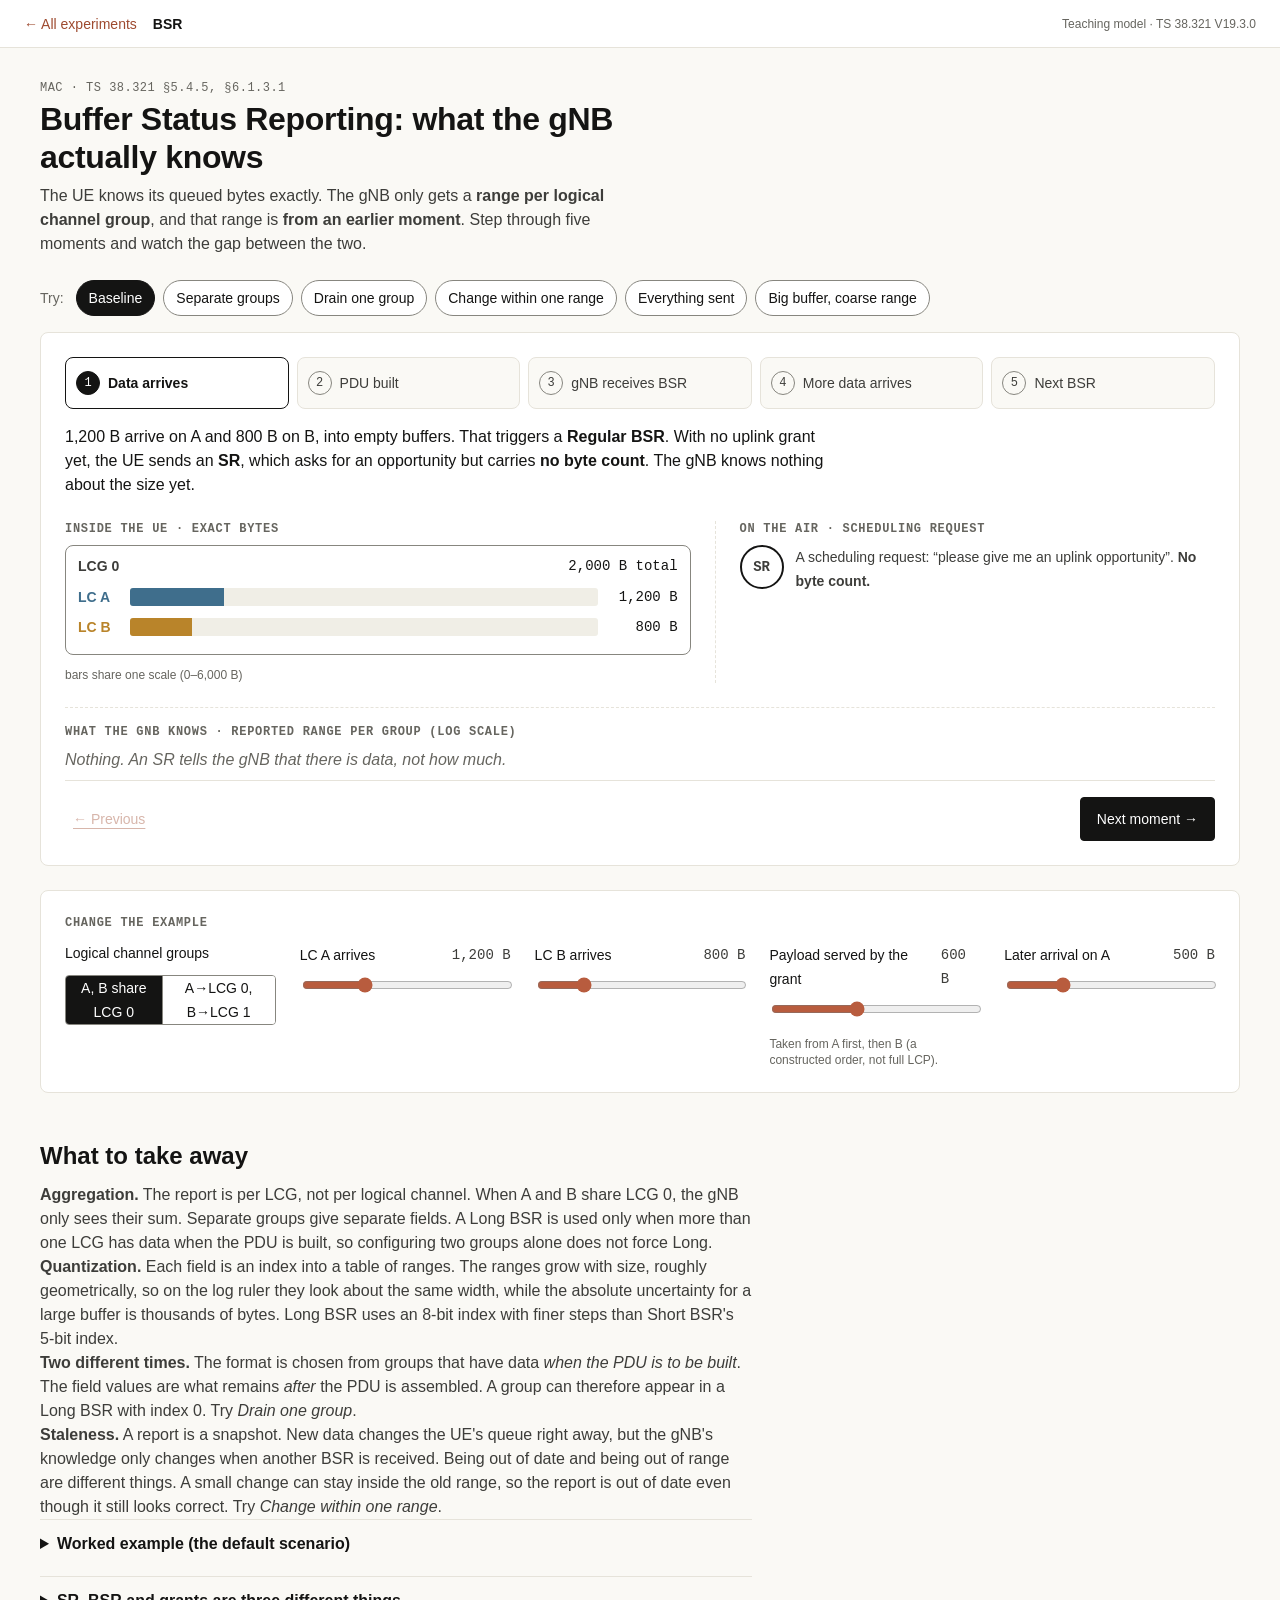
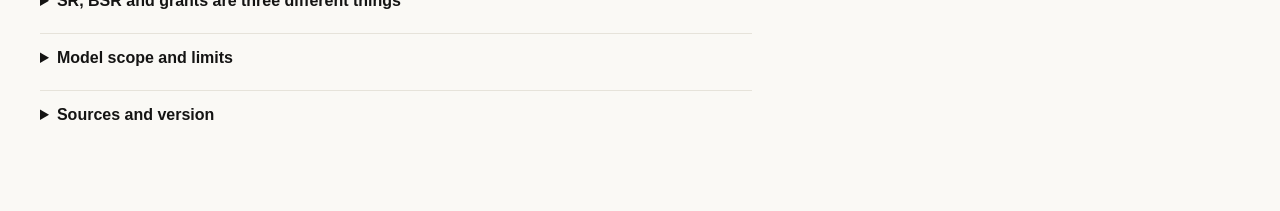
<file: prototype/lab/bsr/index.html>
<!doctype html>
<html lang="en">
<head>
<meta charset="utf-8">
<meta name="viewport" content="width=device-width,initial-scale=1">
<title>Buffer Status Reporting (BSR) · 3gpp.studio</title>
<meta name="description" content="What the UE has versus what the gNB knows: LCG aggregation, Short/Long BSR, quantized ranges and staleness, step by step.">
<link rel="stylesheet" href="../../assets/tokens.css">
<link rel="stylesheet" href="../../assets/site.css">
<link rel="stylesheet" href="../../assets/explain/shell.css">
<link rel="stylesheet" href="bsr.css">
<script type="module" src="app.mjs"></script>
</head>
<body>
<nav class="x-nav" aria-label="Experiment navigation"><a id="back" href="../../index.html">← All experiments</a><strong>BSR</strong><span class="note">Teaching model · TS 38.321 V19.3.0</span></nav>
<main class="x-main">
<header class="x-intro">
<p class="eyebrow">MAC · TS 38.321 §5.4.5, §6.1.3.1</p>
<h1>Buffer Status Reporting: what the gNB actually knows</h1>
<p>The UE knows its queued bytes exactly. The gNB only gets a <strong>range per logical channel group</strong>, and that range is <strong>from an earlier moment</strong>. Step through five moments and watch the gap between the two.</p>
</header>

<div class="x-presets" id="presets" role="group" aria-label="Example scenarios"><span>Try:</span></div>

<section class="x-card bsr" aria-label="BSR explanation">
  <ol class="bsr-steps" id="steps" aria-label="Moments"></ol>
  <p class="bsr-story" id="story" aria-live="polite"></p>
  <div class="bsr-grid">
    <div class="bsr-ue">
      <p class="x-label">Inside the UE · exact bytes</p>
      <div id="ue"></div>
    </div>
    <div class="bsr-air">
      <p class="x-label" id="air-h">On the air</p>
      <div id="air"></div>
    </div>
  </div>
  <div class="bsr-gnb">
    <p class="x-label">What the gNB knows · reported range per group (log scale)</p>
    <div id="gnb"></div>
  </div>
  <div class="bsr-nav"><button class="btn-text" id="prev">← Previous</button><button class="btn-primary" id="next">Next moment →</button></div>
</section>

<section class="x-card bsr-controls" aria-labelledby="ctl-h">
  <h2 class="x-label" id="ctl-h">Change the example</h2>
  <div class="x-inputs">
    <div class="x-field"><fieldset><legend>Logical channel groups</legend><div class="x-seg" id="grouping"><button data-v="shared">A, B share LCG 0</button><button data-v="separate">A→LCG 0, B→LCG 1</button></div></fieldset></div>
    <div class="x-field"><label for="a">LC A arrives <output id="a-o"></output></label><input type="range" id="a" min="100" max="4000" step="50"></div>
    <div class="x-field"><label for="b">LC B arrives <output id="b-o"></output></label><input type="range" id="b" min="0" max="4000" step="50"></div>
    <div class="x-field"><label for="served">Payload served by the grant <output id="served-o"></output></label><input type="range" id="served" min="0" max="1500" step="50"><p class="x-hint">Taken from A first, then B (a constructed order, not full LCP).</p></div>
    <div class="x-field"><label for="extra">Later arrival on A <output id="extra-o"></output></label><input type="range" id="extra" min="0" max="2000" step="50"></div>
  </div>
</section>

<section class="x-details">
<h2>What to take away</h2>
<p><strong>Aggregation.</strong> The report is per LCG, not per logical channel. When A and B share LCG 0, the gNB only sees their sum. Separate groups give separate fields. A Long BSR is used only when more than one LCG has data when the PDU is built, so configuring two groups alone does not force Long.</p>
<p><strong>Quantization.</strong> Each field is an index into a table of ranges. The ranges grow with size, roughly geometrically, so on the log ruler they look about the same width, while the absolute uncertainty for a large buffer is thousands of bytes. Long BSR uses an 8-bit index with finer steps than Short BSR's 5-bit index.</p>
<p><strong>Two different times.</strong> The format is chosen from groups that have data <em>when the PDU is to be built</em>. The field values are what remains <em>after</em> the PDU is assembled. A group can therefore appear in a Long BSR with index 0. Try <em>Drain one group</em>.</p>
<p><strong>Staleness.</strong> A report is a snapshot. New data changes the UE's queue right away, but the gNB's knowledge only changes when another BSR is received. Being out of date and being out of range are different things. A small change can stay inside the old range, so the report is out of date even though it still looks correct. Try <em>Change within one range</em>.</p>
<details><summary>Worked example (the default scenario)</summary>
<p>A = 1,200 B and B = 800 B arrive. A grant carries 600 B of payload from A, which leaves A = 600 B and B = 800 B.</p>
<table><tr><th>Grouping</th><th>Format</th><th>Field(s)</th><th>Meaning</th></tr>
<tr><td>Shared LCG 0</td><td>Short (1 octet)</td><td>index 16</td><td>1,038 &lt; BS ≤ 1,446 B (holds 1,400)</td></tr>
<tr><td>Separate</td><td>Long (3 octets)</td><td>LCG 0: index 66<br>LCG 1: index 70</td><td>597 &lt; BS ≤ 635 (600)<br>767 &lt; BS ≤ 817 (800)</td></tr></table>
<p>Then 500 B arrive on A. In the shared case the UE holds 1,900 B, but the gNB still has (1,038, 1,446]. The next Short BSR reports index 17, which is 1,446 &lt; BS ≤ 2,014.</p></details>
<details><summary>SR, BSR and grants are three different things</summary>
<p><strong>SR</strong> (scheduling request) asks for an uplink opportunity and carries no byte count. <strong>BSR</strong> is a MAC CE carrying quantized data volume per LCG. A <strong>grant</strong> gives transmission resources, and its size is the scheduler's decision. A BSR informs that decision but does not allocate anything.</p>
<p>Triggers (TS 38.321 §5.4.5): a <em>Regular BSR</em> fires when data becomes available while all buffers of the relevant LCGs were empty, or for a logical channel with higher priority than any buffered one, or when retxBSR-Timer expires with data. <em>Periodic BSR</em> fires on periodicBSR-Timer expiry. <em>Padding BSR</em> fires when padding in an allocation is large enough. A pending Regular BSR can trigger an SR when no usable UL-SCH resource exists.</p></details>
<details><summary>Model scope and limits</summary>
<p>Ordinary NR, two logical channels and up to two LCGs, with no IAB and no additionalBS-TableAllowed. Byte inputs already count as BSR-accounted volume. The service slider is the payload left after control and headers, not the TBS. Timers, Padding, Truncated, Refined and Extended BSR, HARQ, real scheduler behaviour and SR timing are not simulated. Step 5 assumes a later reporting opportunity, such as a periodic BSR, with no further service. MAC CE sizes exclude the MAC subheader. A Short BSR with every group empty is drawn as LCG 0, index 0. Ranges use the exact TS tables rather than a formula.</p></details>
<details><summary>Sources and version</summary>
<p>3GPP TS 38.321 V19.3.0: §5.4.5 (Buffer Status Reporting), §6.1.3.1 (BSR MAC CEs), Table 6.1.3.1-1 (5-bit) and Table 6.1.3.1-2 (8-bit). <a href="https://www.etsi.org/deliver/etsi_ts/138300_138399/138321/">Specification archive</a> · <a href="notes.md">Model notes</a></p></details>
</section>
<noscript><p>JavaScript is required for the interactive figure. The worked example above explains the default scenario.</p></noscript>
</main>
</body>
</html>
</file>
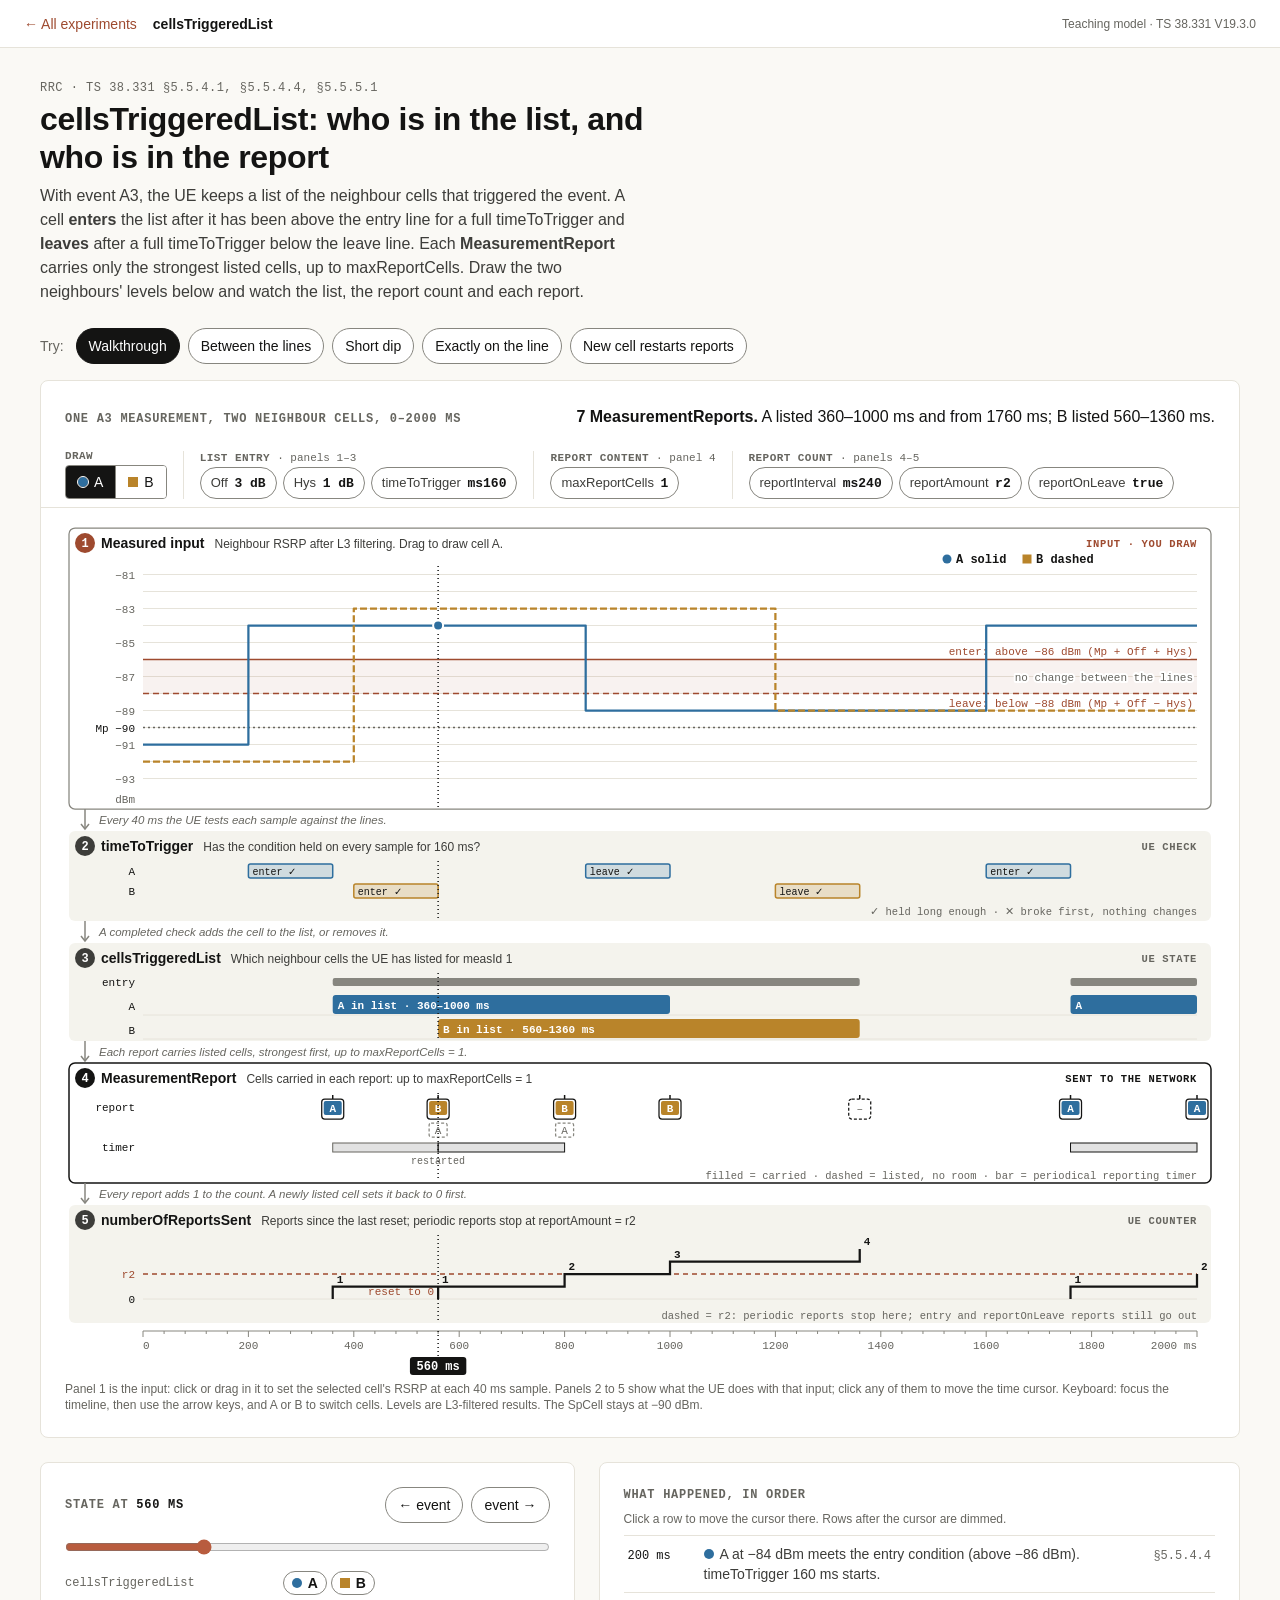
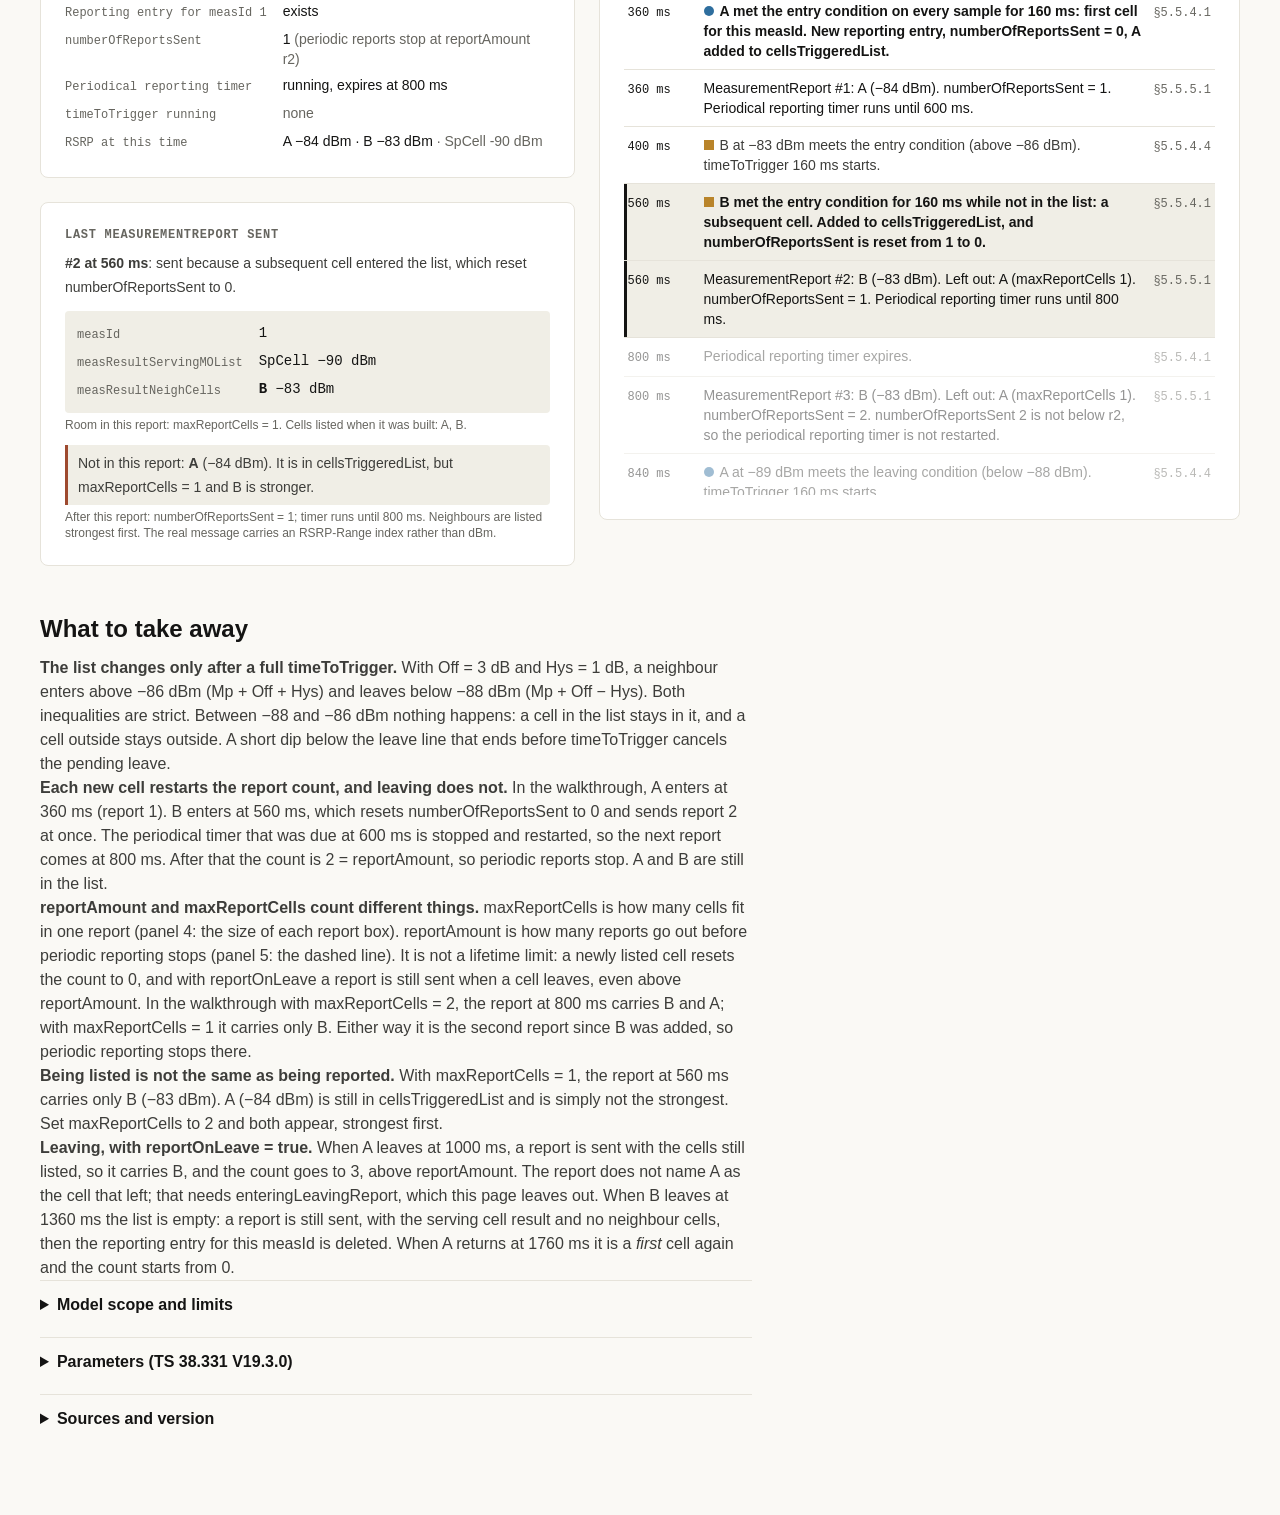
<file: prototype/lab/cells-triggered-list/index.html>
<!doctype html>
<html lang="en">
<head>
<meta charset="utf-8">
<meta name="viewport" content="width=device-width,initial-scale=1">
<title>cellsTriggeredList · 3gpp.studio</title>
<meta name="description" content="Draw two neighbour cells' RSRP against the A3 thresholds and watch which cells enter and leave cellsTriggeredList, how numberOfReportsSent counts, and what each MeasurementReport carries.">
<link rel="stylesheet" href="../../assets/tokens.css">
<link rel="stylesheet" href="../../assets/site.css">
<link rel="stylesheet" href="../../assets/explain/shell.css">
<link rel="stylesheet" href="ctl.css">
<script type="module" src="app.mjs"></script>
</head>
<body>
<nav class="x-nav" aria-label="Experiment navigation"><a id="back" href="../../index.html">← All experiments</a><strong>cellsTriggeredList</strong><span class="note">Teaching model · TS 38.331 V19.3.0</span></nav>
<main class="x-main">
<header class="x-intro">
<p class="eyebrow">RRC · TS 38.331 §5.5.4.1, §5.5.4.4, §5.5.5.1</p>
<h1>cellsTriggeredList: who is in the list, and who is in the report</h1>
<p>With event A3, the UE keeps a list of the neighbour cells that triggered the event. A cell <strong>enters</strong> the list after it has been above the entry line for a full timeToTrigger and <strong>leaves</strong> after a full timeToTrigger below the leave line. Each <strong>MeasurementReport</strong> carries only the strongest listed cells, up to maxReportCells. Draw the two neighbours' levels below and watch the list, the report count and each report.</p>
</header>

<div class="x-presets" id="presets" role="group" aria-label="Example scenarios"><span>Try:</span></div>

<section class="x-card ctl" aria-labelledby="fig-h">
  <div class="ctl-head">
    <h2 class="x-label" id="fig-h">One A3 measurement, two neighbour cells, 0–2000 ms</h2>
    <p class="ctl-verdict" id="verdict" aria-live="polite"></p>
  </div>
  <div class="ctl-bar-wrap" id="barwrap">
    <div class="ctl-bar" id="bar" role="group" aria-label="Settings. Each button shows the current value and opens its controls.">
      <div class="bar-g"><span class="bar-l">Draw</span><div class="x-seg bar-seg" id="paint"><button data-v="A"><i class="sw a" aria-hidden="true"></i>A</button><button data-v="B"><i class="sw b" aria-hidden="true"></i>B</button></div></div>
      <div class="bar-g"><span class="bar-l">List entry <i>· panels 1–3</i></span><div class="bar-pills">
        <button class="pill" data-pop="list" aria-haspopup="dialog" aria-expanded="false" aria-controls="pop-list">Off <b id="off-o"></b></button><button class="pill" data-pop="list" aria-haspopup="dialog" aria-expanded="false" aria-controls="pop-list">Hys <b id="hys-o"></b></button><button class="pill" data-pop="list" aria-haspopup="dialog" aria-expanded="false" aria-controls="pop-list">timeToTrigger <b id="ttt-o"></b></button></div></div>
      <div class="bar-g"><span class="bar-l">Report content <i>· panel 4</i></span><div class="bar-pills">
        <button class="pill" data-pop="content" aria-haspopup="dialog" aria-expanded="false" aria-controls="pop-content">maxReportCells <b id="maxc-o"></b></button></div></div>
      <div class="bar-g"><span class="bar-l">Report count <i>· panels 4–5</i></span><div class="bar-pills">
        <button class="pill" data-pop="count" aria-haspopup="dialog" aria-expanded="false" aria-controls="pop-count">reportInterval <b id="int-o"></b></button><button class="pill" data-pop="count" aria-haspopup="dialog" aria-expanded="false" aria-controls="pop-count">reportAmount <b id="amt-o"></b></button><button class="pill" data-pop="count" aria-haspopup="dialog" aria-expanded="false" aria-controls="pop-count">reportOnLeave <b id="onleave-o"></b></button></div></div>
    </div>
    <div class="pop" id="pop-list" role="dialog" aria-labelledby="pop-list-h" hidden>
      <div class="pop-h"><h3 id="pop-list-h">When a cell enters or leaves the list</h3><button class="pop-x" data-close aria-label="Close">×</button></div>
      <div class="x-field"><label for="off">a3-Offset (Off) <output id="off-v"></output></label><input type="range" id="off" min="0" max="6" step="0.5"></div>
      <div class="x-field"><label for="hys">hysteresis (Hys) <output id="hys-v"></output></label><input type="range" id="hys" min="0" max="3" step="0.5"></div>
      <div class="x-field"><label for="ttt">timeToTrigger <output id="ttt-v"></output></label><input type="range" id="ttt" min="0" max="6" step="1"></div>
      <p class="x-hint">A cell enters above Mp + Off + Hys and leaves below Mp + Off − Hys, each only after the condition has held for a full timeToTrigger. Watch panels 1 to 3.</p>
    </div>
    <div class="pop" id="pop-content" role="dialog" aria-labelledby="pop-content-h" hidden>
      <div class="pop-h"><h3 id="pop-content-h">What one report carries</h3><button class="pop-x" data-close aria-label="Close">×</button></div>
      <div class="x-field"><fieldset><legend>maxReportCells</legend><div class="x-seg" id="maxc"><button data-v="1">1</button><button data-v="2">2</button></div></fieldset></div>
      <p class="x-hint">The most neighbour cells one report can carry, strongest first. A listed cell that does not fit is left out of that report but stays in the list. In panel 4 this is the number of slots in each report box.</p>
    </div>
    <div class="pop" id="pop-count" role="dialog" aria-labelledby="pop-count-h" hidden>
      <div class="pop-h"><h3 id="pop-count-h">How many reports are sent</h3><button class="pop-x" data-close aria-label="Close">×</button></div>
      <div class="x-field"><label for="int">reportInterval <output id="int-v"></output></label><input type="range" id="int" min="0" max="4" step="1"></div>
      <div class="x-field"><label for="amt">reportAmount <output id="amt-v"></output></label><input type="range" id="amt" min="0" max="4" step="1"></div>
      <div class="x-field"><fieldset><legend>reportOnLeave</legend><div class="x-seg" id="onleave"><button data-v="1">true</button><button data-v="0">false</button></div></fieldset></div>
      <p class="x-hint">reportAmount is not a cell count. Periodic reports stop once this many have been sent since the count was last reset (the dashed line in panel 5). A newly listed cell resets the count to 0, and if reportOnLeave is true a report is still sent when a cell leaves.</p>
    </div>
  </div>
  <p class="tl-cue" aria-hidden="true">Scroll sideways to see the full 0–2000 ms →</p>
  <div class="tl-scroll">
    <div class="fig" id="fig" tabindex="0" role="application" aria-roledescription="editable timeline" aria-label="Timeline. Left and Right arrows move the time cursor by 40 ms. Up and Down arrows change the selected cell's RSRP at the cursor. Press A or B to choose the cell." aria-describedby="fig-help"></div>
  </div>
  <p class="x-hint" id="fig-help">Panel 1 is the input: click or drag in it to set the selected cell's RSRP at each 40 ms sample. Panels 2 to 5 show what the UE does with that input; click any of them to move the time cursor. Keyboard: focus the timeline, then use the arrow keys, and A or B to switch cells. Levels are L3-filtered results. The SpCell stays at −90 dBm.</p>
</section>

<section class="ctl-below" aria-label="State at the cursor and event history">
  <div class="ctl-now">
    <div class="x-card">
      <div class="now-h">
        <h2 class="x-label" id="now-h">State at <output id="now-t"></output></h2>
        <div class="now-nav"><button class="x-chip" id="prev" aria-label="Previous event">← event</button><button class="x-chip" id="next" aria-label="Next event">event →</button></div>
      </div>
      <input type="range" id="cur" min="0" max="2000" step="1" aria-labelledby="now-h">
      <dl class="state" id="state"></dl>
    </div>
    <div class="x-card">
      <h2 class="x-label">Last MeasurementReport sent</h2>
      <div id="report"></div>
    </div>
  </div>
  <div class="x-card ctl-log">
    <h2 class="x-label">What happened, in order</h2>
    <p class="x-hint">Click a row to move the cursor there. Rows after the cursor are dimmed.</p>
    <ol class="log" id="log"></ol>
  </div>
</section>

<section class="x-details">
<h2>What to take away</h2>
<p><strong>The list changes only after a full timeToTrigger.</strong> With Off = 3 dB and Hys = 1 dB, a neighbour enters above −86 dBm (Mp + Off + Hys) and leaves below −88 dBm (Mp + Off − Hys). Both inequalities are strict. Between −88 and −86 dBm nothing happens: a cell in the list stays in it, and a cell outside stays outside. A short dip below the leave line that ends before timeToTrigger cancels the pending leave.</p>
<p><strong>Each new cell restarts the report count, and leaving does not.</strong> In the walkthrough, A enters at 360 ms (report 1). B enters at 560 ms, which resets numberOfReportsSent to 0 and sends report 2 at once. The periodical timer that was due at 600 ms is stopped and restarted, so the next report comes at 800 ms. After that the count is 2 = reportAmount, so periodic reports stop. A and B are still in the list.</p>
<p><strong>reportAmount and maxReportCells count different things.</strong> maxReportCells is how many cells fit in one report (panel 4: the size of each report box). reportAmount is how many reports go out before periodic reporting stops (panel 5: the dashed line). It is not a lifetime limit: a newly listed cell resets the count to 0, and with reportOnLeave a report is still sent when a cell leaves, even above reportAmount. In the walkthrough with maxReportCells = 2, the report at 800 ms carries B and A; with maxReportCells = 1 it carries only B. Either way it is the second report since B was added, so periodic reporting stops there.</p>
<p><strong>Being listed is not the same as being reported.</strong> With maxReportCells = 1, the report at 560 ms carries only B (−83 dBm). A (−84 dBm) is still in cellsTriggeredList and is simply not the strongest. Set maxReportCells to 2 and both appear, strongest first.</p>
<p><strong>Leaving, with reportOnLeave = true.</strong> When A leaves at 1000 ms, a report is sent with the cells still listed, so it carries B, and the count goes to 3, above reportAmount. The report does not name A as the cell that left; that needs enteringLeavingReport, which this page leaves out. When B leaves at 1360 ms the list is empty: a report is still sent, with the serving cell result and no neighbour cells, then the reporting entry for this measId is deleted. When A returns at 1760 ms it is a <em>first</em> cell again and the count starts from 0.</p>
<details><summary>Model scope and limits</summary>
<p>One measId with event A3, reportType eventTriggered, RSRP as the trigger and sorting quantity, and no numberOfTriggeringCells. Inputs are already layer 3 filtered and arrive every 40 ms with none missing. The SpCell is fixed at −90 dBm. offsetMO and cellIndividualOffset are zero for all cells. Off and Hys are limited to small ranges that fit the chart, and only a subset of the timeToTrigger, reportInterval and reportAmount values is offered.</p>
<p><strong>Teaching conventions.</strong> timeToTrigger counts from the first qualifying sample: the cell is added (or removed) on the first sample where the condition has held on every sample since then and at least timeToTrigger has passed. The page offers only timeToTrigger values that are multiples of the 40 ms sample period (ms0, 40, 80, 160, 320, 480, 640), so each change happens exactly timeToTrigger after the first qualifying sample. When a periodical timer expiry falls on a sample instant, the page handles the expiry first. On one sample, entries are handled before leaves, following the order of the §5.5.4.1 text. When two listed cells have equal RSRP, the page lists A first. The specification gives no order for these ties.</p>
<p><strong>Not modelled.</strong> numberOfTriggeringCells, enteringLeavingReport and cellsMetLeavingCond, reportOnBestCellChange, useT312, other events, several measIds, measurement gaps and missing samples, beam-level results, and the mapping of RSRP to the reported RSRP-Range index. Reports here show dBm.</p></details>
<details><summary>Parameters (TS 38.331 V19.3.0)</summary>
<table><tr><th>Parameter</th><th>Where</th><th>Values</th><th>On this page</th></tr>
<tr><td>a3-Offset</td><td>eventA3 in EventTriggerConfig</td><td>−30…30, × 0.5 dB</td><td>0 to 6 dB</td></tr>
<tr><td>hysteresis</td><td>eventA3 in EventTriggerConfig</td><td>0…30, × 0.5 dB</td><td>0 to 3 dB</td></tr>
<tr><td>timeToTrigger</td><td>eventA3 in EventTriggerConfig</td><td>ms0, 40, 64, 80, 100, 128, 160, 256, 320, 480, 512, 640, 1024, 1280, 2560, 5120</td><td>ms0, 40, 80, 160, 320, 480, 640</td></tr>
<tr><td>reportInterval</td><td>EventTriggerConfig</td><td>ms120 … ms40960, min1 … min30</td><td>ms120 to ms1024</td></tr>
<tr><td>reportAmount</td><td>EventTriggerConfig</td><td>r1, r2, r4, r8, r16, r32, r64, infinity</td><td>r1 to r8, infinity</td></tr>
<tr><td>maxReportCells</td><td>EventTriggerConfig</td><td>1…8</td><td>1 or 2</td></tr>
<tr><td>reportOnLeave</td><td>eventA3 in EventTriggerConfig</td><td>true, false</td><td>both</td></tr></table></details>
<details><summary>Sources and version</summary>
<p>3GPP TS 38.331 V19.3.0: §5.5.4.1 (adding cells to cellsTriggeredList, numberOfReportsSent reset, leaving, reportOnLeave, removing the reporting entry), §5.5.4.4 (event A3 inequalities A3-1 and A3-2), §5.5.5.1 (measResultNeighCells up to maxReportCells, incrementing numberOfReportsSent, the periodical reporting timer), §5.5.5.3 (sorting quantity), and §6.3.2 ReportConfigNR. All numbers in the scenarios are constructed examples, not required latencies. <a href="https://www.etsi.org/deliver/etsi_ts/138300_138399/138331/">Specification archive</a> · <a href="notes.md">Model notes</a></p></details>
</section>
<noscript><p>JavaScript is required for the interactive timeline. The text above explains the walkthrough step by step.</p></noscript>
</main>
</body>
</html>
</file>
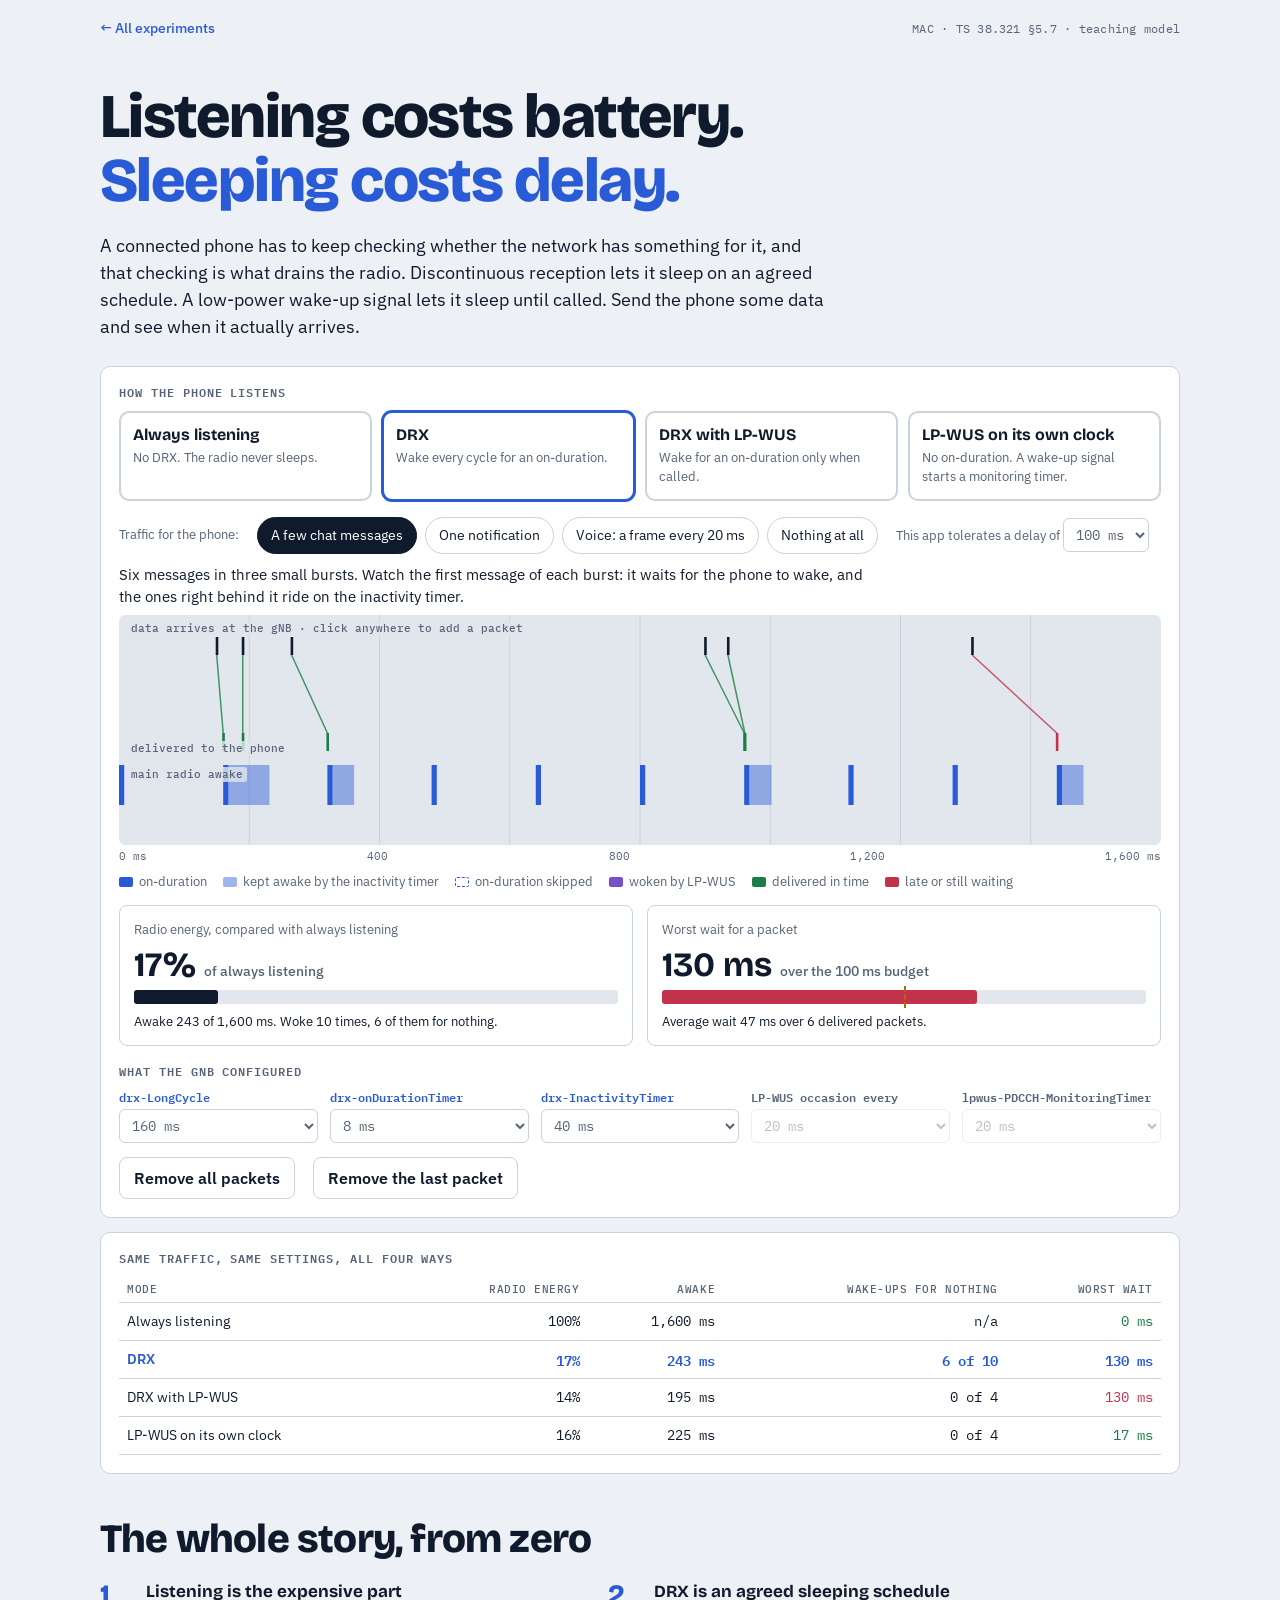
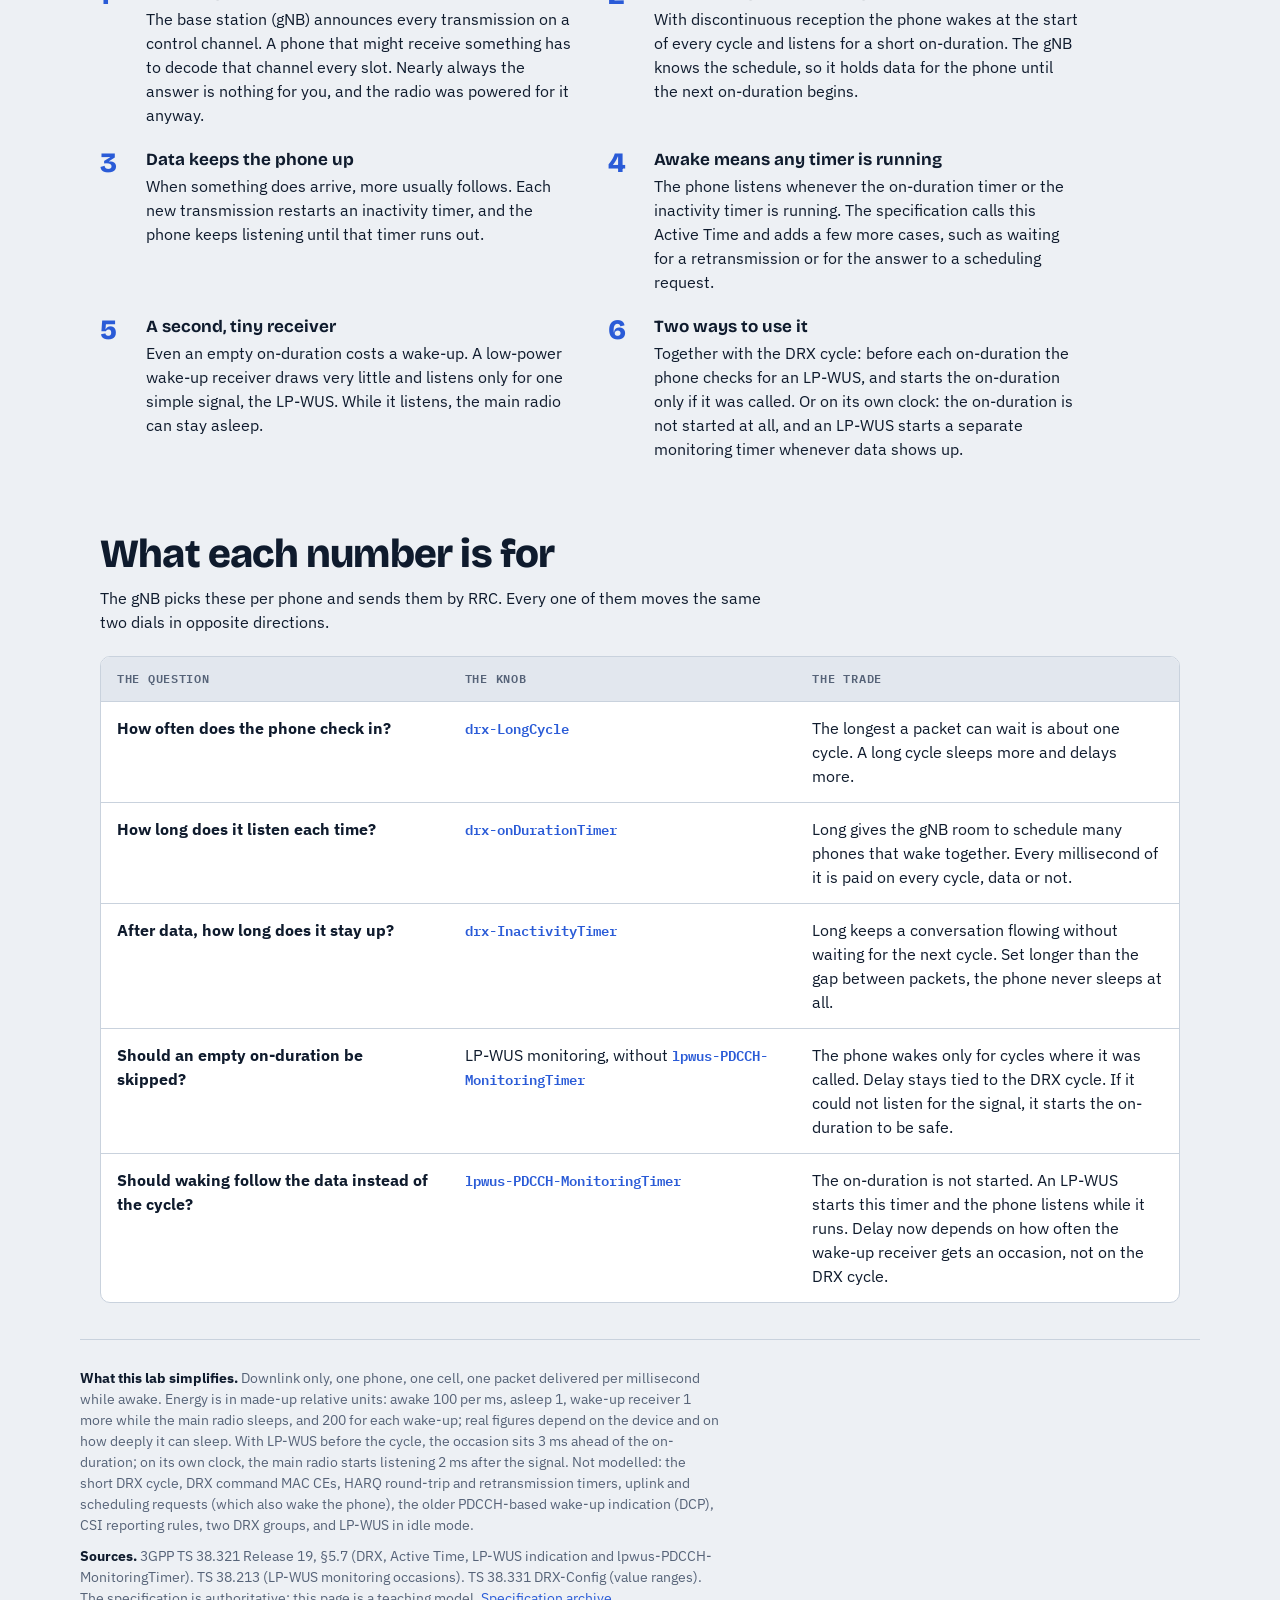
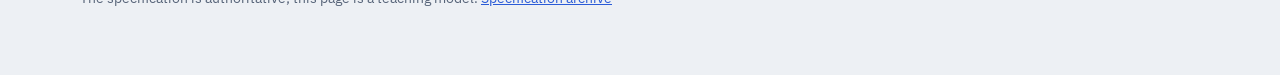
<file: prototype/lab/drx-lp-wus/index.html>
<!DOCTYPE html>
<html lang="en">
<head>
<meta charset="utf-8">
<meta name="viewport" content="width=device-width, initial-scale=1">
<title>DRX and LP-WUS Lab</title>
<link rel="preconnect" href="https://fonts.googleapis.com">
<link rel="preconnect" href="https://fonts.gstatic.com" crossorigin>
<link href="https://fonts.googleapis.com/css2?family=Bricolage+Grotesque:opsz,wght@12..96,500;12..96,700;12..96,800&family=IBM+Plex+Mono:wght@400;500;600&family=IBM+Plex+Sans:wght@400;500;600&display=swap" rel="stylesheet">
<style>
/* Layout idea: one strip of time. Packets drop in at the top, the phone's awake windows sit at the bottom,
   and every packet draws a line down to the moment it was delivered. A slanted line is a wait.
   Same ink-on-fog system as the other MAC labs. */
:root{
  --bg:#EDF0F4; --surface:#FFFFFF; --sunk:#E2E7EE; --ink:#0F1B2D; --muted:#566378; --line:#C9D2DD;
  --accent:#2A5BD7; --bad:#C2334B; --good:#1B7F45; --warn:#A8690B; --lp:#7650C9;
  --font-display:"Bricolage Grotesque","Arial Narrow",system-ui,sans-serif;
  --font-body:"IBM Plex Sans",system-ui,-apple-system,"Segoe UI",sans-serif;
  --font-mono:"IBM Plex Mono",ui-monospace,Menlo,Consolas,monospace;
  --r:10px;
}
@media (prefers-color-scheme: dark){
  :root:not([data-theme="light"]){
    color-scheme:dark;
    --bg:#0B121E; --surface:#131C2C; --sunk:#0E1624; --ink:#E9EEF6; --muted:#97A4B8; --line:#2A374D;
    --accent:#86A9FF; --bad:#FF7C90; --good:#5DD08C; --warn:#E7B04D; --lp:#B79CFF;
  }
}
:root[data-theme="dark"]{
  color-scheme:dark;
  --bg:#0B121E; --surface:#131C2C; --sunk:#0E1624; --ink:#E9EEF6; --muted:#97A4B8; --line:#2A374D;
  --accent:#86A9FF; --bad:#FF7C90; --good:#5DD08C; --warn:#E7B04D; --lp:#B79CFF;
}
*{box-sizing:border-box}
[hidden]{display:none!important}
html{-webkit-text-size-adjust:100%}
body{margin:0;background:var(--bg);color:var(--ink);font:400 16px/1.5 var(--font-body)}
a{color:var(--accent)}
button,input,select{font:inherit;color:inherit}
:focus-visible{outline:2px solid var(--accent);outline-offset:2px}
.wrap{max-width:1120px;margin:0 auto;padding:0 20px}
.num{font-family:var(--font-mono);font-variant-numeric:tabular-nums}
.muted{color:var(--muted)} .small{font-size:13px}
.top{display:flex;flex-wrap:wrap;gap:8px 20px;justify-content:space-between;align-items:center;padding:18px 0;font-size:14px}
.top a{text-decoration:none;font-weight:500}
.top .tag{font-family:var(--font-mono);font-size:12px;color:var(--muted);letter-spacing:.02em}
.hero{padding:28px 0 8px}
h1{font:800 clamp(32px,5.6vw,62px)/1.04 var(--font-display);letter-spacing:-.025em;margin:0 0 18px;text-wrap:balance}
h1 em{font-style:normal;color:var(--accent)}
.lede{max-width:66ch;font-size:18px;margin:0 0 26px}
h2{font:800 clamp(26px,3.6vw,40px)/1.08 var(--font-display);letter-spacing:-.02em;margin:0 0 10px;text-wrap:balance}
h3{font:700 17px/1.25 var(--font-display);margin:0}
section{padding:36px 0}
p.intro{max-width:68ch;margin:0 0 22px}
.panel{background:var(--surface);border:1px solid var(--line);border-radius:var(--r);padding:18px}
.eyebrow{font:600 12px/1.3 var(--font-mono);letter-spacing:.08em;text-transform:uppercase;color:var(--muted);margin:0 0 10px}
.btn{appearance:none;border:1px solid var(--ink);background:var(--ink);color:var(--surface);border-radius:8px;padding:8px 14px;font-weight:600;cursor:pointer}
.btn.ghost{background:transparent;color:var(--ink);border-color:var(--line)}
.btn.ghost:hover{border-color:var(--ink)}
.chip{appearance:none;border:1px solid var(--line);background:var(--surface);border-radius:999px;padding:7px 13px;font-size:14px;cursor:pointer;text-align:left}
.chip:hover{border-color:var(--ink)}
.chip[aria-pressed="true"]{background:var(--ink);border-color:var(--ink);color:var(--surface)}
.chips{display:flex;flex-wrap:wrap;gap:8px;align-items:center}
select{background:var(--surface);border:1px solid var(--line);border-radius:6px;padding:6px 8px;font-family:var(--font-mono);font-size:14px;max-width:100%}
select:disabled{opacity:.4}

.modes{display:grid;grid-template-columns:repeat(4,minmax(0,1fr));gap:10px}
.mode{appearance:none;text-align:left;border:2px solid var(--line);background:var(--surface);border-radius:10px;padding:12px;cursor:pointer;display:flex;flex-direction:column;gap:4px}
.mode:hover{border-color:var(--ink)}
.mode b{font:700 16px/1.2 var(--font-display)}
.mode span{font-size:13px;color:var(--muted)}
.mode[aria-pressed="true"]{border-color:var(--accent);box-shadow:0 0 0 1px var(--accent)}
.row{display:flex;flex-wrap:wrap;gap:10px 18px;align-items:center}
.look{margin:10px 0 0;max-width:84ch;font-size:15px}

.tl{position:relative;margin-top:6px}
#tl{display:block;width:100%;height:230px;background:var(--sunk);border-radius:6px;cursor:copy;touch-action:pan-y}
.tl .lab{position:absolute;left:8px;font:500 11px/1 var(--font-mono);color:var(--muted);pointer-events:none;background:color-mix(in srgb,var(--sunk) 80%,transparent);padding:2px 4px;border-radius:3px}
.xax{display:flex;justify-content:space-between;font:400 11px/1 var(--font-mono);color:var(--muted);margin-top:6px}
.pk{fill:var(--ink)}
.dl{fill:var(--good)} .dl.late{fill:var(--bad)}
.wait{stroke:var(--good);stroke-width:1.5;vector-effect:non-scaling-stroke;opacity:.8}
.wait.late{stroke:var(--bad)}
.wait.pend{stroke:var(--bad);stroke-dasharray:3 3}
.s-on{fill:var(--accent)} .s-in{fill:var(--accent);opacity:.45} .s-mon{fill:var(--lp)} .s-all{fill:var(--muted);opacity:.6}
.s-skip{fill:none;stroke:var(--accent);stroke-width:1.5;stroke-dasharray:3 3;vector-effect:non-scaling-stroke}
.occ{fill:var(--lp);opacity:.3} .occ.sent{opacity:1}
.grid{stroke:var(--line);stroke-width:1;vector-effect:non-scaling-stroke}
.lg{display:flex;flex-wrap:wrap;gap:4px 16px;font-size:13px;color:var(--muted);margin-top:10px}
.lg i{display:inline-block;width:14px;height:10px;border-radius:2px;margin-right:6px;vertical-align:-1px}
.lg i.sk{border:1.5px dashed var(--accent);background:none}

.meters{display:grid;grid-template-columns:repeat(2,minmax(0,1fr));gap:14px;margin-top:14px}
.meter{border:1px solid var(--line);border-radius:8px;padding:14px;display:flex;flex-direction:column;gap:8px}
.meter .big{font:700 clamp(24px,3.4vw,34px)/1 var(--font-display)}
.meter .big small{font:500 14px/1 var(--font-body);color:var(--muted)}
.bar{position:relative;height:14px;background:var(--sunk);border-radius:3px}
.bar i{position:absolute;left:0;top:0;bottom:0;border-radius:3px;background:var(--ink)}
.bar i.ok{background:var(--good)} .bar i.no{background:var(--bad)}
.bar u{position:absolute;top:-4px;bottom:-4px;border-left:2px dashed var(--warn)}
.knobs{display:grid;grid-template-columns:repeat(5,minmax(0,1fr));gap:12px}
.knobs label{display:flex;flex-direction:column;gap:4px;font-size:12px;color:var(--muted);min-width:0}
.knobs code{font:600 12px/1.3 var(--font-mono);color:var(--accent);overflow-wrap:anywhere}
.knobs label.off code{color:var(--muted)}
.cmp{width:100%;border-collapse:collapse;font-size:14px}
.cmp th{font:500 11px/1.2 var(--font-mono);color:var(--muted);text-transform:uppercase;letter-spacing:.05em;text-align:right;padding:6px 8px;border-bottom:1px solid var(--line)}
.cmp th:first-child,.cmp td:first-child{text-align:left}
.cmp td{padding:8px;border-bottom:1px solid var(--line);text-align:right;font-family:var(--font-mono);font-variant-numeric:tabular-nums}
.cmp td:first-child{font-family:var(--font-body)}
.cmp tr.me td{font-weight:600;color:var(--accent)}
.cmp .no{color:var(--bad)} .cmp .ok{color:var(--good)}
.tablebox{overflow-x:auto}

.steps{counter-reset:s;list-style:none;margin:20px 0 0;padding:0;display:grid;grid-template-columns:repeat(2,minmax(0,1fr));gap:22px 36px;max-width:980px}
.steps li{counter-increment:s;display:grid;grid-template-columns:auto minmax(0,1fr);gap:12px}
.steps li::before{content:counter(s);font:800 28px/1 var(--font-display);color:var(--accent);min-width:1.2em}
.steps p{margin:4px 0 0}
.map{display:grid;grid-template-columns:minmax(0,1fr) minmax(0,1fr) minmax(0,1.1fr);border:1px solid var(--line);border-radius:var(--r);overflow:hidden;background:var(--surface)}
.map > div{padding:14px 16px;border-top:1px solid var(--line)}
.map > .mh{border-top:0;background:var(--sunk);font:600 12px/1.3 var(--font-mono);letter-spacing:.06em;text-transform:uppercase;color:var(--muted)}
.map code{font:600 14px/1.3 var(--font-mono);color:var(--accent);overflow-wrap:anywhere}
.map b{display:block}
.fine{border-top:1px solid var(--line);padding:28px 0 56px;font-size:14px;color:var(--muted)}
.fine p{max-width:80ch;margin:0 0 10px}
.fine strong{color:var(--ink)}
@media (max-width:900px){
  .modes{grid-template-columns:repeat(2,minmax(0,1fr))}
  .knobs{grid-template-columns:repeat(2,minmax(0,1fr))}
  .steps{grid-template-columns:1fr}
  .map{grid-template-columns:1fr}
  .map > .mh{display:none}
  .map > div:nth-child(3n+1){background:var(--sunk)}
}
@media (max-width:560px){
  .wrap{padding:0 16px}
  .meters{grid-template-columns:1fr}
  .modes{grid-template-columns:1fr}
}
</style>
</head>
<body>
<div class="wrap">
  <header class="top">
    <a href="https://3gpp.studio/index.html">← All experiments</a>
    <span class="tag">MAC · TS 38.321 §5.7 · teaching model</span>
  </header>
</div>

<main>
<section class="hero">
  <div class="wrap">
    <h1>Listening costs battery.<br><em>Sleeping costs delay.</em></h1>
    <p class="lede">A connected phone has to keep checking whether the network has something for it, and that checking is what drains the radio. Discontinuous reception lets it sleep on an agreed schedule. A low-power wake-up signal lets it sleep until called. Send the phone some data and see when it actually arrives.</p>

    <div class="panel">
      <p class="eyebrow">How the phone listens</p>
      <div class="modes" id="modes" role="group" aria-label="Listening mode"></div>

      <div class="row" style="margin-top:16px">
        <span class="small muted">Traffic for the phone:</span>
        <div class="chips" id="traffic" role="group" aria-label="Traffic pattern"></div>
        <label class="small muted" for="budget">This app tolerates a delay of
          <select id="budget"></select></label>
      </div>
      <p class="look" id="look"></p>

      <div class="tl">
        <svg id="tl" preserveAspectRatio="none" role="img" aria-label="Timeline of packets arriving, the phone's awake windows and deliveries"></svg>
        <span class="lab" style="top:6px">data arrives at the gNB · click anywhere to add a packet</span>
        <span class="lab" style="top:126px">delivered to the phone</span>
        <span class="lab" style="top:152px">main radio awake</span>
        <span class="lab" id="lpLab" style="top:206px">wake-up receiver</span>
      </div>
      <div class="xax"><span>0 ms</span><span>400</span><span>800</span><span>1,200</span><span>1,600 ms</span></div>
      <div class="lg">
        <span><i style="background:var(--accent)"></i>on-duration</span>
        <span><i style="background:var(--accent);opacity:.45"></i>kept awake by the inactivity timer</span>
        <span><i class="sk"></i>on-duration skipped</span>
        <span><i style="background:var(--lp)"></i>woken by LP-WUS</span>
        <span><i style="background:var(--good)"></i>delivered in time</span>
        <span><i style="background:var(--bad)"></i>late or still waiting</span>
      </div>

      <div class="meters">
        <div class="meter">
          <span class="small muted">Radio energy, compared with always listening</span>
          <span class="big" id="mE"></span>
          <div class="bar"><i id="mEb"></i></div>
          <span class="small" id="mEs"></span>
        </div>
        <div class="meter">
          <span class="small muted">Worst wait for a packet</span>
          <span class="big" id="mD"></span>
          <div class="bar"><i id="mDb"></i><u id="mDu"></u></div>
          <span class="small" id="mDs"></span>
        </div>
      </div>

      <p class="eyebrow" style="margin-top:18px">What the gNB configured</p>
      <div class="knobs" id="knobs"></div>

      <div class="row" style="margin-top:14px">
        <button class="btn ghost" id="clear">Remove all packets</button>
        <button class="btn ghost" id="undo">Remove the last packet</button>
      </div>
    </div>

    <div class="panel" style="margin-top:14px">
      <p class="eyebrow">Same traffic, same settings, all four ways</p>
      <div class="tablebox"><table class="cmp" id="cmp"></table></div>
    </div>
  </div>
</section>

<section>
  <div class="wrap">
    <h2>The whole story, from zero</h2>
    <ol class="steps">
      <li><div><h3>Listening is the expensive part</h3><p>The base station (gNB) announces every transmission on a control channel. A phone that might receive something has to decode that channel every slot. Nearly always the answer is nothing for you, and the radio was powered for it anyway.</p></div></li>
      <li><div><h3>DRX is an agreed sleeping schedule</h3><p>With discontinuous reception the phone wakes at the start of every cycle and listens for a short on-duration. The gNB knows the schedule, so it holds data for the phone until the next on-duration begins.</p></div></li>
      <li><div><h3>Data keeps the phone up</h3><p>When something does arrive, more usually follows. Each new transmission restarts an inactivity timer, and the phone keeps listening until that timer runs out.</p></div></li>
      <li><div><h3>Awake means any timer is running</h3><p>The phone listens whenever the on-duration timer or the inactivity timer is running. The specification calls this Active Time and adds a few more cases, such as waiting for a retransmission or for the answer to a scheduling request.</p></div></li>
      <li><div><h3>A second, tiny receiver</h3><p>Even an empty on-duration costs a wake-up. A low-power wake-up receiver draws very little and listens only for one simple signal, the LP-WUS. While it listens, the main radio can stay asleep.</p></div></li>
      <li><div><h3>Two ways to use it</h3><p>Together with the DRX cycle: before each on-duration the phone checks for an LP-WUS, and starts the on-duration only if it was called. Or on its own clock: the on-duration is not started at all, and an LP-WUS starts a separate monitoring timer whenever data shows up.</p></div></li>
    </ol>
  </div>
</section>

<section>
  <div class="wrap">
    <h2>What each number is for</h2>
    <p class="intro">The gNB picks these per phone and sends them by RRC. Every one of them moves the same two dials in opposite directions.</p>
    <div class="map">
      <div class="mh">The question</div><div class="mh">The knob</div><div class="mh">The trade</div>
      <div><b>How often does the phone check in?</b></div>
      <div><code>drx-LongCycle</code></div>
      <div>The longest a packet can wait is about one cycle. A long cycle sleeps more and delays more.</div>
      <div><b>How long does it listen each time?</b></div>
      <div><code>drx-onDurationTimer</code></div>
      <div>Long gives the gNB room to schedule many phones that wake together. Every millisecond of it is paid on every cycle, data or not.</div>
      <div><b>After data, how long does it stay up?</b></div>
      <div><code>drx-InactivityTimer</code></div>
      <div>Long keeps a conversation flowing without waiting for the next cycle. Set longer than the gap between packets, the phone never sleeps at all.</div>
      <div><b>Should an empty on-duration be skipped?</b></div>
      <div>LP-WUS monitoring, without <code>lpwus-PDCCH-MonitoringTimer</code></div>
      <div>The phone wakes only for cycles where it was called. Delay stays tied to the DRX cycle. If it could not listen for the signal, it starts the on-duration to be safe.</div>
      <div><b>Should waking follow the data instead of the cycle?</b></div>
      <div><code>lpwus-PDCCH-MonitoringTimer</code></div>
      <div>The on-duration is not started. An LP-WUS starts this timer and the phone listens while it runs. Delay now depends on how often the wake-up receiver gets an occasion, not on the DRX cycle.</div>
    </div>
  </div>
</section>
</main>

<footer class="wrap fine">
  <p><strong>What this lab simplifies.</strong> Downlink only, one phone, one cell, one packet delivered per millisecond while awake. Energy is in made-up relative units: awake 100 per ms, asleep 1, wake-up receiver 1 more while the main radio sleeps, and 200 for each wake-up; real figures depend on the device and on how deeply it can sleep. With LP-WUS before the cycle, the occasion sits 3 ms ahead of the on-duration; on its own clock, the main radio starts listening 2 ms after the signal. Not modelled: the short DRX cycle, DRX command MAC CEs, HARQ round-trip and retransmission timers, uplink and scheduling requests (which also wake the phone), the older PDCCH-based wake-up indication (DCP), CSI reporting rules, two DRX groups, and LP-WUS in idle mode.</p>
  <p><strong>Sources.</strong> 3GPP TS 38.321 Release 19, §5.7 (DRX, Active Time, LP-WUS indication and lpwus-PDCCH-MonitoringTimer). TS 38.213 (LP-WUS monitoring occasions). TS 38.331 DRX-Config (value ranges). The specification is authoritative; this page is a teaching model. <a href="https://www.etsi.org/deliver/etsi_ts/138300_138399/138321/">Specification archive</a></p>
</footer>

<script id="engine">
/* ---------- engine: no DOM in here ---------- */
const T=1600,OFF=3,WAKE=2,P_AWAKE=100,P_SLEEP=1,P_LPWUR=1,E_WAKE=200;
function simulate(c,packets){                 // c: {mode:'always'|'drx'|'gate'|'own', L, D, I, W, M}; packets: sorted ms
  const lp=c.mode==='gate'||c.mode==='own';
  let on=0,inact=0,mon=0,monAt=-1,gateNext=null,prevAwake=false,energy=0,wakes=0,empty=0,winDeliv=0,pi=0;
  const queue=[],segs=[],skips=[],occs=[],out=packets.map(a=>({a,d:null}));
  let seg=null;
  for(let t=0;t<T;t++){
    while(pi<packets.length&&packets[pi]<=t){queue.push(pi);pi++;}
    if(c.mode==='drx'&&t%c.L===0)on=c.D;
    if(c.mode==='gate'&&t%c.L===0){
      const go=t===0?queue.length>0:gateNext;
      if(go)on=c.D;else skips.push({s:t,e:t+c.D});
      gateNext=null;
    }
    if(c.mode==='own'&&t===monAt)mon=c.M;
    const awake=c.mode==='always'||on>0||inact>0||mon>0;
    if(c.mode==='gate'&&(t+OFF)%c.L===0){     // LP-WUS occasion just before the on-duration
      if(awake){gateNext=true;occs.push({t,sent:false,missed:true});}       // could not monitor it: start on-duration anyway
      else{gateNext=queue.length>0;occs.push({t,sent:gateNext});}
    }
    if(c.mode==='own'&&t%c.W===0&&!awake&&monAt<t){
      const sent=queue.length>0;occs.push({t,sent});if(sent)monAt=t+WAKE;
    }
    let delivered=false;
    if(awake&&queue.length){const i=queue.shift();out[i].d=t;delivered=true;}
    const kind=c.mode==='always'?'all':on>0?'on':mon>0?'mon':'in';
    if(awake){
      if(!prevAwake){wakes++;energy+=c.mode==='always'&&t===0?0:E_WAKE;winDeliv=0;}
      if(!seg||seg.k!==kind||seg.e!==t){seg={s:t,e:t+1,k:kind};segs.push(seg);}else seg.e=t+1;
      if(delivered)winDeliv++;
      energy+=P_AWAKE;
    }else{
      if(prevAwake&&winDeliv===0)empty++;
      energy+=P_SLEEP+(lp?P_LPWUR:0);
    }
    prevAwake=awake;
    if(on>0)on--;if(mon>0)mon--;
    if(delivered)inact=c.I;else if(inact>0)inact--;
  }
  if(prevAwake&&winDeliv===0&&c.mode!=='always')empty++;
  const done=out.filter(p=>p.d!==null),delays=done.map(p=>p.d-p.a);
  const pending=out.filter(p=>p.d===null);
  let worst=delays.length?Math.max(...delays):0;
  pending.forEach(p=>{worst=Math.max(worst,T-p.a);});
  return {segs,skips,occs,out,awakeMs:segs.reduce((a,s)=>a+s.e-s.s,0),energy,rel:energy/(T*P_AWAKE),wakes,empty,
          worst,mean:delays.length?delays.reduce((a,b)=>a+b,0)/delays.length:0,pending:pending.length,n:packets.length};
}
if(typeof module!=='undefined')module.exports={simulate,T};
</script>

<script>
/* ---------- view ---------- */
const $=id=>document.getElementById(id);
const fmt=n=>Math.round(n).toLocaleString('en-US');
const MODES=[
  {id:'always',name:'Always listening',desc:'No DRX. The radio never sleeps.'},
  {id:'drx',name:'DRX',desc:'Wake every cycle for an on-duration.'},
  {id:'gate',name:'DRX with LP-WUS',desc:'Wake for an on-duration only when called.'},
  {id:'own',name:'LP-WUS on its own clock',desc:'No on-duration. A wake-up signal starts a monitoring timer.'}
];
const TRAFFIC=[
  {id:'chat',label:'A few chat messages',budget:100,pk:[150,190,265,900,935,1310],
   look:'Six messages in three small bursts. Watch the first message of each burst: it waits for the phone to wake, and the ones right behind it ride on the inactivity timer.'},
  {id:'one',label:'One notification',budget:300,pk:[437],
   look:'A single packet in 1.6 seconds. With plain DRX the phone wakes ten times for it and nine of those are for nothing. This is the case a wake-up signal was made for.'},
  {id:'voice',label:'Voice: a frame every 20 ms',budget:40,pk:Array.from({length:80},(_,i)=>i*20+5),
   look:'A steady frame every 20 ms. If the inactivity timer is longer than 20 ms it never runs out and the phone never sleeps. Try a 20 ms cycle with the inactivity timer at 0.'},
  {id:'none',label:'Nothing at all',budget:100,pk:[],
   look:'No data. Everything the radio spends now is pure overhead. Compare the four rows in the table below.'}
];
const OPTS={L:[20,40,80,160,320,640],D:[2,4,8,10,20,40],I:[0,10,20,40,80,200],W:[5,10,20,40,80,160],M:[4,10,20,40,80]};
const KNOBS=[
  {k:'L',code:'drx-LongCycle',modes:['drx','gate'],unit:' ms'},
  {k:'D',code:'drx-onDurationTimer',modes:['drx','gate'],unit:' ms'},
  {k:'I',code:'drx-InactivityTimer',modes:['drx','gate','own'],unit:' ms'},
  {k:'W',code:'LP-WUS occasion every',modes:['own'],unit:' ms'},
  {k:'M',code:'lpwus-PDCCH-MonitoringTimer',modes:['own'],unit:' ms'}
];
let cfg={mode:'drx',L:160,D:8,I:40,W:20,M:20},packets=TRAFFIC[0].pk.slice(),tid='chat',budget=100,sim;
const H=230,Y={pk0:22,pk1:40,dl0:118,dl1:136,r0:150,r1:190,lp0:204,lp1:220};

function drawModes(){
  $('modes').innerHTML=MODES.map(m=>'<button class="mode" data-m="'+m.id+'" aria-pressed="'+(m.id===cfg.mode)+'"><b>'+m.name+'</b><span>'+m.desc+'</span></button>').join('');
  $('modes').querySelectorAll('button').forEach(b=>b.onclick=()=>{cfg.mode=b.dataset.m;render();});
}
function drawTraffic(){
  $('traffic').innerHTML=TRAFFIC.map(t=>'<button class="chip" data-t="'+t.id+'" aria-pressed="'+(t.id===tid)+'">'+t.label+'</button>').join('');
  $('traffic').querySelectorAll('button').forEach(b=>b.onclick=()=>{const t=TRAFFIC.find(x=>x.id===b.dataset.t);tid=t.id;packets=t.pk.slice();budget=t.budget;render();});
  $('budget').innerHTML=[20,40,100,300].map(v=>'<option value="'+v+'"'+(v===budget?' selected':'')+'>'+v+' ms</option>').join('');
  const t=TRAFFIC.find(x=>x.id===tid);
  $('look').textContent=t?t.look:'Your own traffic. Click the strip to add packets wherever you like.';
}
function drawKnobs(){
  $('knobs').innerHTML=KNOBS.map(k=>{
    const on=k.modes.indexOf(cfg.mode)>=0;
    return '<label class="'+(on?'':'off')+'"><code>'+k.code+'</code><select id="k'+k.k+'"'+(on?'':' disabled')+'>'+OPTS[k.k].map(v=>'<option value="'+v+'"'+(v===cfg[k.k]?' selected':'')+'>'+v+k.unit+'</option>').join('')+'</select></label>';
  }).join('');
  KNOBS.forEach(k=>{$('k'+k.k).onchange=e=>{cfg[k.k]=+e.target.value;render();};});
}
function drawTimeline(){
  const s=sim;let h='';
  for(let x=200;x<T;x+=200)h+='<line class="grid" x1="'+x+'" y1="0" x2="'+x+'" y2="'+H+'"/>';
  s.skips.forEach(k=>{h+='<rect class="s-skip" x="'+k.s+'" y="'+Y.r0+'" width="'+(k.e-k.s)+'" height="'+(Y.r1-Y.r0)+'"/>';});
  s.segs.forEach(g=>{h+='<rect class="s-'+g.k+'" x="'+g.s+'" y="'+Y.r0+'" width="'+(g.e-g.s)+'" height="'+(Y.r1-Y.r0)+'"/>';});
  s.occs.forEach(o=>{h+='<rect class="occ'+(o.sent?' sent':'')+'" x="'+(o.t-1)+'" y="'+Y.lp0+'" width="'+(o.sent?4:2)+'" height="'+(Y.lp1-Y.lp0)+'"/>';});
  s.out.forEach(p=>{
    const late=p.d===null||p.d-p.a>budget;
    if(p.d===null)h+='<line class="wait pend" x1="'+p.a+'" y1="'+Y.pk1+'" x2="'+T+'" y2="'+Y.dl0+'"/>';
    else h+='<line class="wait'+(late?' late':'')+'" x1="'+p.a+'" y1="'+Y.pk1+'" x2="'+p.d+'" y2="'+Y.dl0+'"/>'
          +'<rect class="dl'+(late?' late':'')+'" x="'+(p.d-1.5)+'" y="'+Y.dl0+'" width="4" height="'+(Y.dl1-Y.dl0)+'"/>';
    h+='<rect class="pk" x="'+(p.a-1.5)+'" y="'+Y.pk0+'" width="4" height="'+(Y.pk1-Y.pk0)+'"/>';
  });
  const el=$('tl');el.setAttribute('viewBox','0 0 '+T+' '+H);el.innerHTML=h;
  $('lpLab').hidden=!(cfg.mode==='gate'||cfg.mode==='own');
}
function drawMeters(){
  const s=sim,rel=s.rel;
  $('mE').innerHTML=Math.round(rel*100)+'% <small>of always listening</small>';
  $('mEb').style.width=Math.min(100,rel*100)+'%';
  const useful=s.wakes-s.empty;
  $('mEs').textContent=cfg.mode==='always'?'The radio was on for all 1,600 ms.'
    :'Awake '+fmt(s.awakeMs)+' of 1,600 ms. Woke '+s.wakes+' time'+(s.wakes===1?'':'s')+(s.wakes?', '+s.empty+' of them for nothing.':'.');
  const ok=s.n===0||(s.pending===0&&s.worst<=budget);
  $('mD').innerHTML=s.n===0?'no data <small>to deliver</small>':fmt(s.worst)+' ms <small>'+(ok?'within':'over')+' the '+budget+' ms budget</small>';
  const scale=Math.max(budget*2,s.worst,1);
  const b=$('mDb');b.style.width=(s.n?Math.min(100,s.worst/scale*100):0)+'%';b.className=ok?'ok':'no';
  $('mDu').style.left=(budget/scale*100)+'%';
  $('mDs').textContent=s.n===0?'Nothing was sent.'
    :(s.pending?s.pending+' packet'+(s.pending>1?'s were':' was')+' still waiting when the strip ended. ':'')+'Average wait '+fmt(s.mean)+' ms over '+(s.n-s.pending)+' delivered packet'+(s.n-s.pending===1?'':'s')+'.';
}
function drawCompare(){
  let h='<thead><tr><th>Mode</th><th>Radio energy</th><th>Awake</th><th>Wake-ups for nothing</th><th>Worst wait</th></tr></thead><tbody>';
  MODES.forEach(m=>{
    const r=m.id===cfg.mode?sim:simulate(Object.assign({},cfg,{mode:m.id}),packets);
    const ok=r.n===0||(r.pending===0&&r.worst<=budget);
    h+='<tr'+(m.id===cfg.mode?' class="me"':'')+'><td>'+m.name+'</td><td>'+Math.round(r.rel*100)+'%</td><td>'+fmt(r.awakeMs)+' ms</td><td>'+(m.id==='always'?'n/a':r.empty+' of '+r.wakes)+'</td><td class="'+(ok?'ok':'no')+'">'+(r.n?fmt(r.worst)+' ms':'no data')+'</td></tr>';
  });
  $('cmp').innerHTML=h+'</tbody>';
}
function render(){
  packets.sort((a,b)=>a-b);
  sim=simulate(cfg,packets);
  drawModes();drawTraffic();drawKnobs();drawTimeline();drawMeters();drawCompare();
}
$('tl').addEventListener('click',e=>{
  const r=$('tl').getBoundingClientRect();const t=Math.max(0,Math.min(T-1,Math.round((e.clientX-r.left)/r.width*T)));
  packets.push(t);lastAdded=t;tid='';render();
});
let lastAdded=null;
$('budget').onchange=e=>{budget=+e.target.value;render();};
$('clear').onclick=()=>{packets=[];tid='';render();};
$('undo').onclick=()=>{if(!packets.length)return;const i=lastAdded!==null?packets.lastIndexOf(lastAdded):-1;packets.splice(i>=0?i:packets.length-1,1);lastAdded=null;tid='';render();};
function start(saved){
  saved=saved||{};
  if(saved.cfg&&typeof saved.cfg.L==='number')cfg=saved.cfg;
  if(Array.isArray(saved.packets)){packets=saved.packets;tid=saved.tid||'';}
  if(typeof saved.budget==='number')budget=saved.budget;
  render();
}
const hot=window.claude&&window.claude.hot;
if(hot&&hot.snapshot)hot.snapshot(()=>({cfg,packets,tid,budget}));
if(hot&&hot.ready)hot.ready(start);else start((hot&&hot.data)||{});
</script>
</body>
</html>
</file>
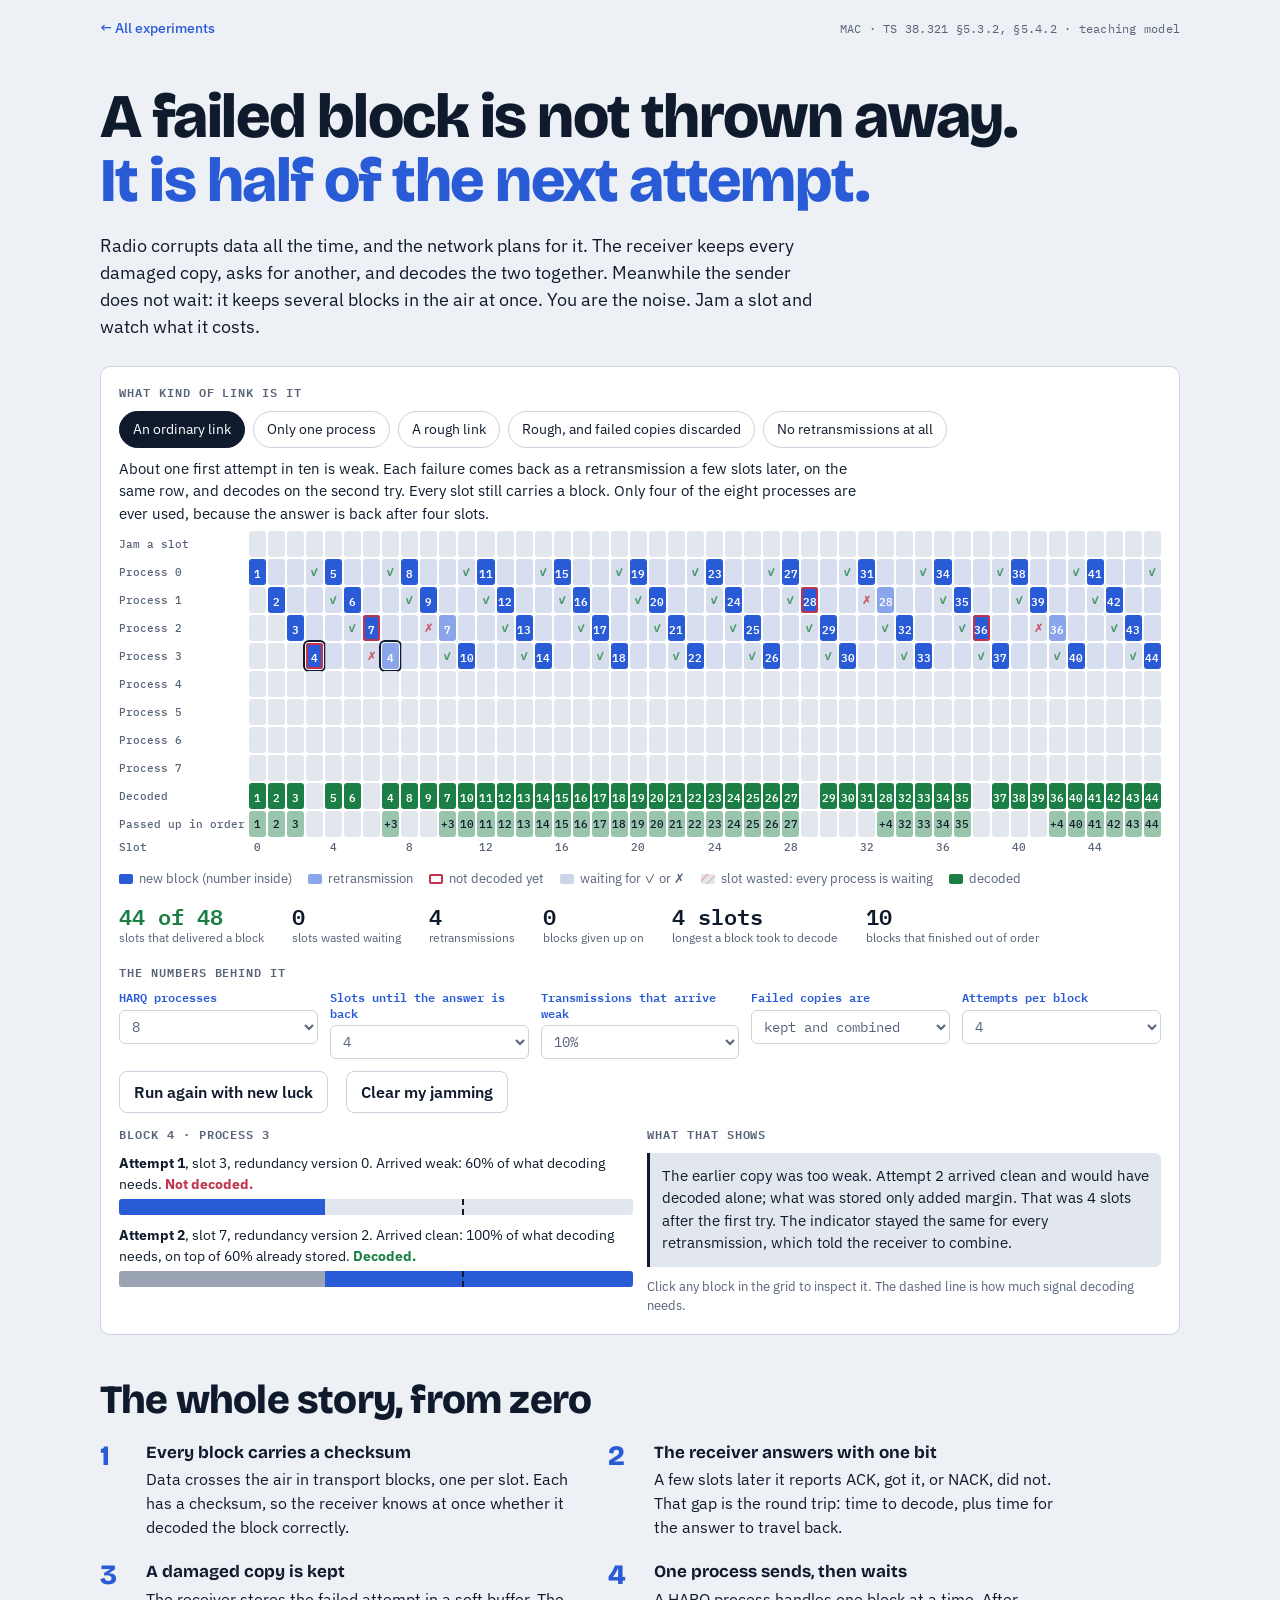
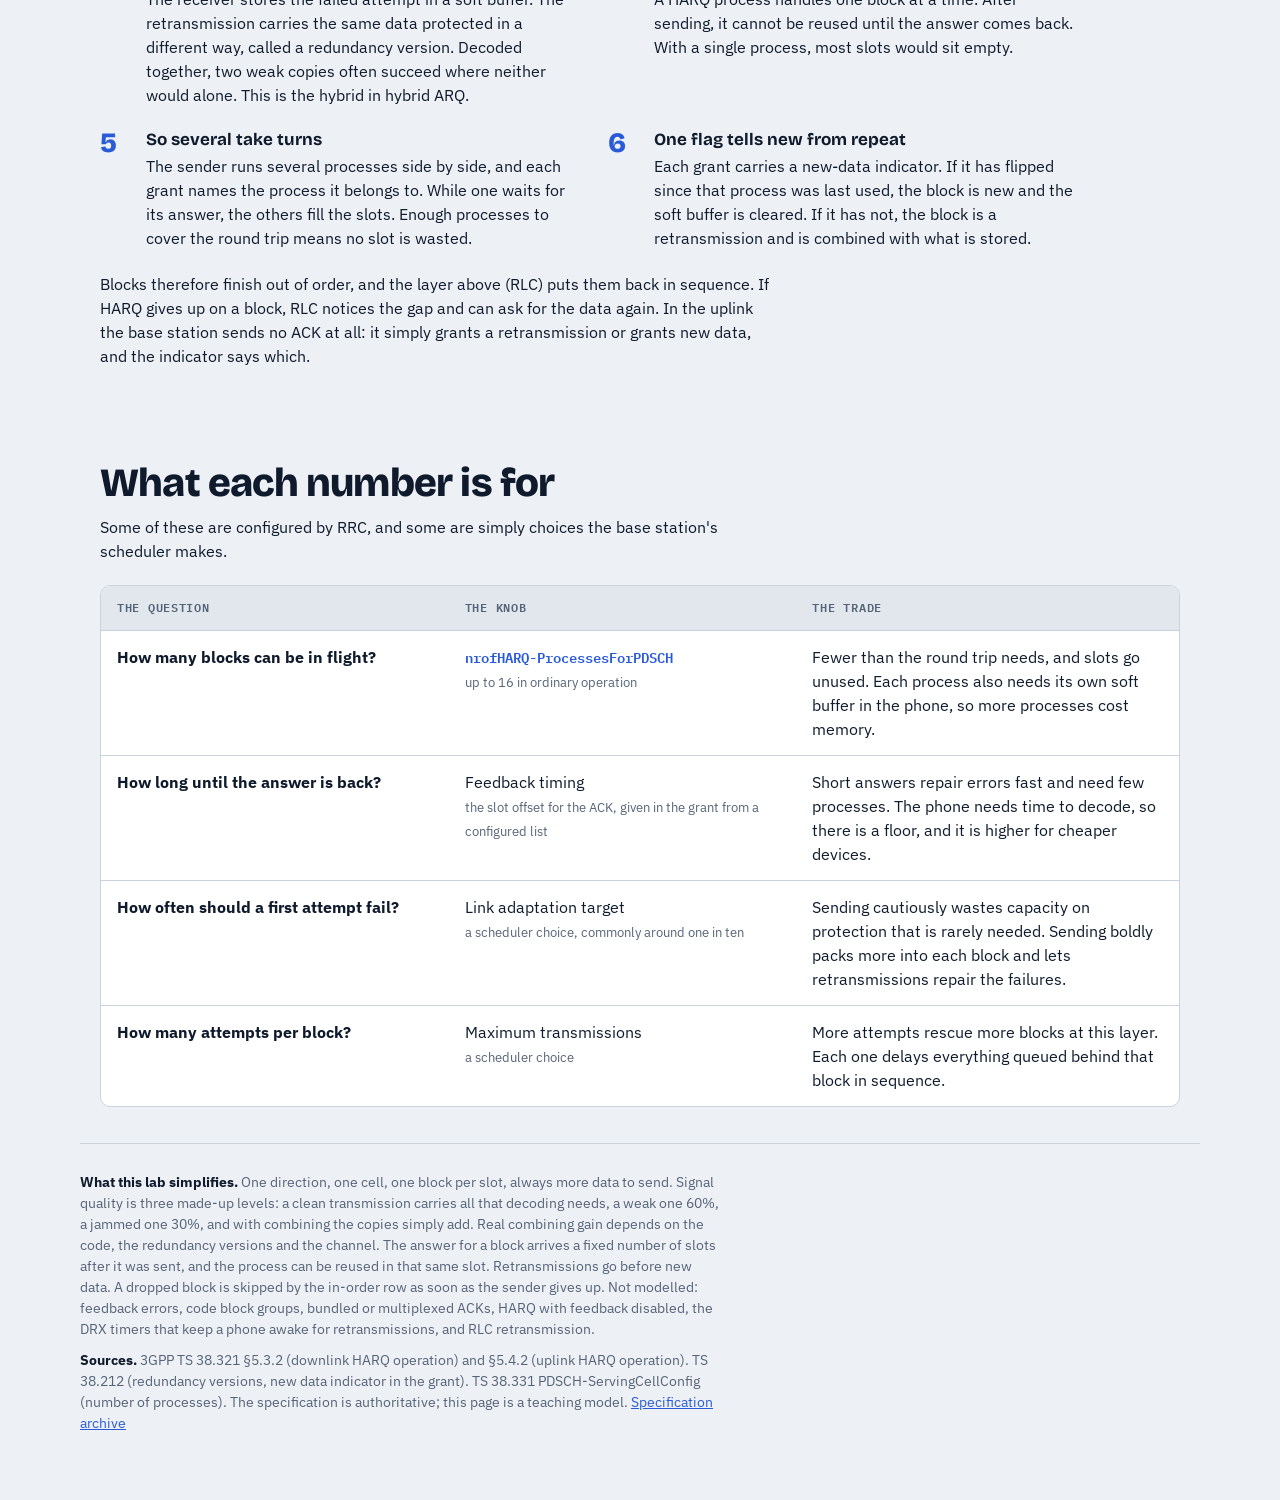
<file: prototype/lab/harq/index.html>
<!DOCTYPE html>
<html lang="en">
<head>
<meta charset="utf-8">
<meta name="viewport" content="width=device-width, initial-scale=1">
<title>HARQ Lab</title>
<link rel="preconnect" href="https://fonts.googleapis.com">
<link rel="preconnect" href="https://fonts.gstatic.com" crossorigin>
<link href="https://fonts.googleapis.com/css2?family=Bricolage+Grotesque:opsz,wght@12..96,500;12..96,700;12..96,800&family=IBM+Plex+Mono:wght@400;500;600&family=IBM+Plex+Sans:wght@400;500;600&display=swap" rel="stylesheet">
<style>
/* Layout idea: a grid. Columns are slots, rows are HARQ processes. Each cell is one block on the air.
   You are the noise: jam a slot and watch the rows work around it. */
:root{
  --bg:#EDF0F4; --surface:#FFFFFF; --sunk:#E2E7EE; --ink:#0F1B2D; --muted:#566378; --line:#C9D2DD;
  --accent:#2A5BD7; --bad:#C2334B; --good:#1B7F45; --warn:#A8690B; --lp:#7650C9;
  --font-display:"Bricolage Grotesque","Arial Narrow",system-ui,sans-serif;
  --font-body:"IBM Plex Sans",system-ui,-apple-system,"Segoe UI",sans-serif;
  --font-mono:"IBM Plex Mono",ui-monospace,Menlo,Consolas,monospace;
  --r:10px;
}
@media (prefers-color-scheme: dark){
  :root:not([data-theme="light"]){
    color-scheme:dark;
    --bg:#0B121E; --surface:#131C2C; --sunk:#0E1624; --ink:#E9EEF6; --muted:#97A4B8; --line:#2A374D;
    --accent:#86A9FF; --bad:#FF7C90; --good:#5DD08C; --warn:#E7B04D; --lp:#B79CFF;
  }
}
:root[data-theme="dark"]{
  color-scheme:dark;
  --bg:#0B121E; --surface:#131C2C; --sunk:#0E1624; --ink:#E9EEF6; --muted:#97A4B8; --line:#2A374D;
  --accent:#86A9FF; --bad:#FF7C90; --good:#5DD08C; --warn:#E7B04D; --lp:#B79CFF;
}
*{box-sizing:border-box}
[hidden]{display:none!important}
html{-webkit-text-size-adjust:100%}
body{margin:0;background:var(--bg);color:var(--ink);font:400 16px/1.5 var(--font-body)}
a{color:var(--accent)}
button,input,select{font:inherit;color:inherit}
:focus-visible{outline:2px solid var(--accent);outline-offset:2px}
.wrap{max-width:1120px;margin:0 auto;padding:0 20px}
.num{font-family:var(--font-mono);font-variant-numeric:tabular-nums}
.muted{color:var(--muted)} .small{font-size:13px}
.top{display:flex;flex-wrap:wrap;gap:8px 20px;justify-content:space-between;align-items:center;padding:18px 0;font-size:14px}
.top a{text-decoration:none;font-weight:500}
.top .tag{font-family:var(--font-mono);font-size:12px;color:var(--muted);letter-spacing:.02em}
.hero{padding:28px 0 8px}
h1{font:800 clamp(32px,5.6vw,62px)/1.04 var(--font-display);letter-spacing:-.025em;margin:0 0 18px;text-wrap:balance}
h1 em{font-style:normal;color:var(--accent)}
.lede{max-width:66ch;font-size:18px;margin:0 0 26px}
h2{font:800 clamp(26px,3.6vw,40px)/1.08 var(--font-display);letter-spacing:-.02em;margin:0 0 10px;text-wrap:balance}
h3{font:700 17px/1.25 var(--font-display);margin:0}
section{padding:36px 0}
p.intro{max-width:68ch;margin:0 0 22px}
.panel{background:var(--surface);border:1px solid var(--line);border-radius:var(--r);padding:18px}
.eyebrow{font:600 12px/1.3 var(--font-mono);letter-spacing:.08em;text-transform:uppercase;color:var(--muted);margin:0 0 10px}
.btn{appearance:none;border:1px solid var(--ink);background:var(--ink);color:var(--surface);border-radius:8px;padding:8px 14px;font-weight:600;cursor:pointer}
.btn.ghost{background:transparent;color:var(--ink);border-color:var(--line)}
.btn.ghost:hover{border-color:var(--ink)}
.chip{appearance:none;border:1px solid var(--line);background:var(--surface);border-radius:999px;padding:7px 13px;font-size:14px;cursor:pointer;text-align:left}
.chip:hover{border-color:var(--ink)}
.chip[aria-pressed="true"]{background:var(--ink);border-color:var(--ink);color:var(--surface)}
.chips{display:flex;flex-wrap:wrap;gap:8px;align-items:center}
select{background:var(--surface);border:1px solid var(--line);border-radius:6px;padding:6px 8px;font-family:var(--font-mono);font-size:14px;max-width:100%}
select:disabled{opacity:.4}

.modes{display:grid;grid-template-columns:repeat(4,minmax(0,1fr));gap:10px}
.mode{appearance:none;text-align:left;border:2px solid var(--line);background:var(--surface);border-radius:10px;padding:12px;cursor:pointer;display:flex;flex-direction:column;gap:4px}
.mode:hover{border-color:var(--ink)}
.mode b{font:700 16px/1.2 var(--font-display)}
.mode span{font-size:13px;color:var(--muted)}
.mode[aria-pressed="true"]{border-color:var(--accent);box-shadow:0 0 0 1px var(--accent)}
.row{display:flex;flex-wrap:wrap;gap:10px 18px;align-items:center}
.look{margin:10px 0 0;max-width:84ch;font-size:15px}

.tl{position:relative;margin-top:6px}
#tl{display:block;width:100%;height:230px;background:var(--sunk);border-radius:6px;cursor:copy;touch-action:pan-y}
.tl .lab{position:absolute;left:8px;font:500 11px/1 var(--font-mono);color:var(--muted);pointer-events:none;background:color-mix(in srgb,var(--sunk) 80%,transparent);padding:2px 4px;border-radius:3px}
.xax{display:flex;justify-content:space-between;font:400 11px/1 var(--font-mono);color:var(--muted);margin-top:6px}
.pk{fill:var(--ink)}
.dl{fill:var(--good)} .dl.late{fill:var(--bad)}
.wait{stroke:var(--good);stroke-width:1.5;vector-effect:non-scaling-stroke;opacity:.8}
.wait.late{stroke:var(--bad)}
.wait.pend{stroke:var(--bad);stroke-dasharray:3 3}
.s-on{fill:var(--accent)} .s-in{fill:var(--accent);opacity:.45} .s-mon{fill:var(--lp)} .s-all{fill:var(--muted);opacity:.6}
.s-skip{fill:none;stroke:var(--accent);stroke-width:1.5;stroke-dasharray:3 3;vector-effect:non-scaling-stroke}
.occ{fill:var(--lp);opacity:.3} .occ.sent{opacity:1}
.grid{stroke:var(--line);stroke-width:1;vector-effect:non-scaling-stroke}
.lg{display:flex;flex-wrap:wrap;gap:4px 16px;font-size:13px;color:var(--muted);margin-top:10px}
.lg i{display:inline-block;width:14px;height:10px;border-radius:2px;margin-right:6px;vertical-align:-1px}
.lg i.sk{border:1.5px dashed var(--accent);background:none}

.meters{display:grid;grid-template-columns:repeat(2,minmax(0,1fr));gap:14px;margin-top:14px}
.meter{border:1px solid var(--line);border-radius:8px;padding:14px;display:flex;flex-direction:column;gap:8px}
.meter .big{font:700 clamp(24px,3.4vw,34px)/1 var(--font-display)}
.meter .big small{font:500 14px/1 var(--font-body);color:var(--muted)}
.bar{position:relative;height:14px;background:var(--sunk);border-radius:3px}
.bar i{position:absolute;left:0;top:0;bottom:0;border-radius:3px;background:var(--ink)}
.bar i.ok{background:var(--good)} .bar i.no{background:var(--bad)}
.bar u{position:absolute;top:-4px;bottom:-4px;border-left:2px dashed var(--warn)}
.knobs{display:grid;grid-template-columns:repeat(3,minmax(0,1fr));gap:12px}
.knobs label{display:flex;flex-direction:column;gap:4px;font-size:12px;color:var(--muted);min-width:0}
.knobs code{font:600 12px/1.3 var(--font-mono);color:var(--accent);overflow-wrap:anywhere}
.knobs label.off code{color:var(--muted)}
.cmp{width:100%;border-collapse:collapse;font-size:14px}
.cmp th{font:500 11px/1.2 var(--font-mono);color:var(--muted);text-transform:uppercase;letter-spacing:.05em;text-align:right;padding:6px 8px;border-bottom:1px solid var(--line)}
.cmp th:first-child,.cmp td:first-child{text-align:left}
.cmp td{padding:8px;border-bottom:1px solid var(--line);text-align:right;font-family:var(--font-mono);font-variant-numeric:tabular-nums}
.cmp td:first-child{font-family:var(--font-body)}
.cmp tr.me td{font-weight:600;color:var(--accent)}
.cmp .no{color:var(--bad)} .cmp .ok{color:var(--good)}
.tablebox{overflow-x:auto}

.steps{counter-reset:s;list-style:none;margin:20px 0 0;padding:0;display:grid;grid-template-columns:repeat(2,minmax(0,1fr));gap:22px 36px;max-width:980px}
.steps li{counter-increment:s;display:grid;grid-template-columns:auto minmax(0,1fr);gap:12px}
.steps li::before{content:counter(s);font:800 28px/1 var(--font-display);color:var(--accent);min-width:1.2em}
.steps p{margin:4px 0 0}
.map{display:grid;grid-template-columns:minmax(0,1fr) minmax(0,1fr) minmax(0,1.1fr);border:1px solid var(--line);border-radius:var(--r);overflow:hidden;background:var(--surface)}
.map > div{padding:14px 16px;border-top:1px solid var(--line)}
.map > .mh{border-top:0;background:var(--sunk);font:600 12px/1.3 var(--font-mono);letter-spacing:.06em;text-transform:uppercase;color:var(--muted)}
.map code{font:600 14px/1.3 var(--font-mono);color:var(--accent);overflow-wrap:anywhere}
.map b{display:block}
.fine{border-top:1px solid var(--line);padding:28px 0 56px;font-size:14px;color:var(--muted)}
.fine p{max-width:80ch;margin:0 0 10px}
.fine strong{color:var(--ink)}
@media (max-width:900px){
  .modes{grid-template-columns:repeat(2,minmax(0,1fr))}
  .knobs{grid-template-columns:repeat(2,minmax(0,1fr))}
  .steps{grid-template-columns:1fr}
  .map{grid-template-columns:1fr}
  .map > .mh{display:none}
  .map > div:nth-child(3n+1){background:var(--sunk)}
}
@media (max-width:560px){
  .wrap{padding:0 16px}
  .meters{grid-template-columns:1fr}
  .modes{grid-template-columns:1fr}
}

.sr-occ{fill:var(--muted);opacity:.35}
.sr-ok{fill:var(--accent)} .sr-miss{fill:var(--bad)} .sr-dup{fill:var(--accent);opacity:.45}
.proh{fill:var(--accent);opacity:.12}
.ra{fill:var(--warn);opacity:.55}
.gr{fill:var(--good)} .gr.waste{fill:none;stroke:var(--warn);stroke-width:1.5;vector-effect:non-scaling-stroke}
.envs{display:grid;grid-template-columns:repeat(2,minmax(0,1fr));gap:10px 28px;margin-top:14px}
.envs label{font-size:14px;font-weight:600;display:flex;justify-content:space-between;gap:8px;flex-wrap:wrap}
.envs label span{font-family:var(--font-mono);font-weight:500}
input[type=range]{width:100%;accent-color:var(--accent);margin:0;height:28px}
.log{list-style:none;margin:0;padding:0;display:grid;grid-template-columns:repeat(2,minmax(0,1fr));gap:4px 28px;font-size:14px}
.log li{display:grid;grid-template-columns:7ch minmax(0,1fr);gap:8px}
.log .tm{font-family:var(--font-mono);color:var(--muted);font-size:12px;padding-top:2px}
.log .bad{color:var(--bad)} .log .good{color:var(--good)} .log .warn{color:var(--warn)}
@media (max-width:900px){.log{grid-template-columns:1fr}.envs{grid-template-columns:1fr}}

.gridbox{overflow-x:auto;margin-top:6px;padding-bottom:4px}
.grid{display:grid;gap:2px;min-width:1000px;font:500 11px/1 var(--font-mono)}
.grid .rl{position:sticky;left:0;background:var(--surface);display:flex;align-items:center;padding-right:8px;color:var(--muted);white-space:nowrap;z-index:1;font-size:11px}
.cell{height:26px;border-radius:3px;background:var(--sunk);display:grid;place-items:center;min-width:0;position:relative;border:0;padding:0;font:inherit;color:inherit}
button.cell{cursor:pointer}
.cell.jam{background:var(--sunk);color:var(--muted)}
.cell.jam.on{background:var(--ink);color:var(--surface)}
.cell.tx{background:var(--accent);color:var(--surface);font-weight:600}
.cell.tx.re{background:color-mix(in srgb,var(--accent) 55%,var(--surface))}
.cell.tx.fail{box-shadow:inset 0 0 0 2px var(--bad)}
.cell.tx.sel{outline:2px solid var(--ink);outline-offset:1px}
.cell.wait{background:color-mix(in srgb,var(--accent) 12%,var(--sunk))}
.cell.wait.ack{color:var(--good);font-weight:700}
.cell.wait.nack{color:var(--bad);font-weight:700}
.cell.idle{background:repeating-linear-gradient(135deg,var(--sunk) 0 4px,color-mix(in srgb,var(--bad) 35%,transparent) 4px 6px)}
.cell.got{background:var(--good);color:var(--surface);font-weight:600}
.cell.late{background:color-mix(in srgb,var(--good) 45%,var(--surface))}
.cell.drop{background:var(--bad);color:var(--surface)}
.cell.hd{background:none;color:var(--muted);height:16px}
.stats{display:flex;flex-wrap:wrap;gap:12px 28px;margin:16px 0 0}
.stats div{display:flex;flex-direction:column;gap:2px}
.stats b{font:600 22px/1 var(--font-mono);font-variant-numeric:tabular-nums}
.stats span{font-size:12px;color:var(--muted)}
.stats .bad b{color:var(--bad)} .stats .ok b{color:var(--good)}
.insp{display:grid;grid-template-columns:minmax(0,1fr) minmax(0,1fr);gap:14px;margin-top:14px}
.att{display:flex;flex-direction:column;gap:10px}
.att .a{display:grid;grid-template-columns:minmax(0,1fr);gap:4px;font-size:14px}
.soft{position:relative;height:16px;background:var(--sunk);border-radius:3px;overflow:hidden}
.soft i{position:absolute;top:0;bottom:0;background:var(--muted);opacity:.5}
.soft i.new{background:var(--accent);opacity:1}
.soft u{position:absolute;top:0;bottom:0;left:66.67%;border-left:2px dashed var(--ink)}
.say{margin:0;padding:12px;border-left:3px solid var(--ink);background:var(--sunk);border-radius:0 6px 6px 0;font-size:15px}
.knobs{grid-template-columns:repeat(5,minmax(0,1fr))!important}
@media (max-width:900px){.insp{grid-template-columns:1fr}.knobs{grid-template-columns:repeat(2,minmax(0,1fr))!important}}
</style>
</head>
<body>
<div class="wrap">
  <header class="top">
    <a href="https://3gpp.studio/index.html">← All experiments</a>
    <span class="tag">MAC · TS 38.321 §5.3.2, §5.4.2 · teaching model</span>
  </header>
</div>

<main>
<section class="hero">
  <div class="wrap">
    <h1>A failed block is not thrown away.<br><em>It is half of the next attempt.</em></h1>
    <p class="lede">Radio corrupts data all the time, and the network plans for it. The receiver keeps every damaged copy, asks for another, and decodes the two together. Meanwhile the sender does not wait: it keeps several blocks in the air at once. You are the noise. Jam a slot and watch what it costs.</p>

    <div class="panel">
      <p class="eyebrow">What kind of link is it</p>
      <div class="chips" id="presets" role="group" aria-label="Situations"></div>
      <p class="look" id="look"></p>

      <div class="gridbox"><div class="grid" id="grid"></div></div>
      <div class="lg">
        <span><i style="background:var(--accent)"></i>new block (number inside)</span>
        <span><i style="background:color-mix(in srgb,var(--accent) 55%,var(--surface))"></i>retransmission</span>
        <span><i style="box-shadow:inset 0 0 0 2px var(--bad);background:none"></i>not decoded yet</span>
        <span><i style="background:color-mix(in srgb,var(--accent) 12%,var(--sunk))"></i>waiting for ✓ or ✗</span>
        <span><i style="background:repeating-linear-gradient(135deg,var(--sunk) 0 4px,color-mix(in srgb,var(--bad) 35%,transparent) 4px 6px)"></i>slot wasted: every process is waiting</span>
        <span><i style="background:var(--good)"></i>decoded</span>
      </div>

      <div class="stats" id="stats"></div>

      <p class="eyebrow" style="margin-top:18px">The numbers behind it</p>
      <div class="knobs" id="knobs"></div>
      <div class="row" style="margin-top:12px">
        <button class="btn ghost" id="luck">Run again with new luck</button>
        <button class="btn ghost" id="unjam">Clear my jamming</button>
      </div>

      <div class="insp">
        <div>
          <p class="eyebrow" id="iTitle"></p>
          <div class="att" id="iAtt"></div>
        </div>
        <div>
          <p class="eyebrow">What that shows</p>
          <p class="say" id="iSay"></p>
          <p class="small muted" style="margin:10px 0 0">Click any block in the grid to inspect it. The dashed line is how much signal decoding needs.</p>
        </div>
      </div>
    </div>
  </div>
</section>

<section>
  <div class="wrap">
    <h2>The whole story, from zero</h2>
    <ol class="steps">
      <li><div><h3>Every block carries a checksum</h3><p>Data crosses the air in transport blocks, one per slot. Each has a checksum, so the receiver knows at once whether it decoded the block correctly.</p></div></li>
      <li><div><h3>The receiver answers with one bit</h3><p>A few slots later it reports ACK, got it, or NACK, did not. That gap is the round trip: time to decode, plus time for the answer to travel back.</p></div></li>
      <li><div><h3>A damaged copy is kept</h3><p>The receiver stores the failed attempt in a soft buffer. The retransmission carries the same data protected in a different way, called a redundancy version. Decoded together, two weak copies often succeed where neither would alone. This is the hybrid in hybrid ARQ.</p></div></li>
      <li><div><h3>One process sends, then waits</h3><p>A HARQ process handles one block at a time. After sending, it cannot be reused until the answer comes back. With a single process, most slots would sit empty.</p></div></li>
      <li><div><h3>So several take turns</h3><p>The sender runs several processes side by side, and each grant names the process it belongs to. While one waits for its answer, the others fill the slots. Enough processes to cover the round trip means no slot is wasted.</p></div></li>
      <li><div><h3>One flag tells new from repeat</h3><p>Each grant carries a new-data indicator. If it has flipped since that process was last used, the block is new and the soft buffer is cleared. If it has not, the block is a retransmission and is combined with what is stored.</p></div></li>
    </ol>
    <p class="intro" style="margin-top:22px">Blocks therefore finish out of order, and the layer above (RLC) puts them back in sequence. If HARQ gives up on a block, RLC notices the gap and can ask for the data again. In the uplink the base station sends no ACK at all: it simply grants a retransmission or grants new data, and the indicator says which.</p>
  </div>
</section>

<section>
  <div class="wrap">
    <h2>What each number is for</h2>
    <p class="intro">Some of these are configured by RRC, and some are simply choices the base station's scheduler makes.</p>
    <div class="map">
      <div class="mh">The question</div><div class="mh">The knob</div><div class="mh">The trade</div>
      <div><b>How many blocks can be in flight?</b></div>
      <div><code>nrofHARQ-ProcessesForPDSCH</code><br><span class="small muted">up to 16 in ordinary operation</span></div>
      <div>Fewer than the round trip needs, and slots go unused. Each process also needs its own soft buffer in the phone, so more processes cost memory.</div>
      <div><b>How long until the answer is back?</b></div>
      <div>Feedback timing<br><span class="small muted">the slot offset for the ACK, given in the grant from a configured list</span></div>
      <div>Short answers repair errors fast and need few processes. The phone needs time to decode, so there is a floor, and it is higher for cheaper devices.</div>
      <div><b>How often should a first attempt fail?</b></div>
      <div>Link adaptation target<br><span class="small muted">a scheduler choice, commonly around one in ten</span></div>
      <div>Sending cautiously wastes capacity on protection that is rarely needed. Sending boldly packs more into each block and lets retransmissions repair the failures.</div>
      <div><b>How many attempts per block?</b></div>
      <div>Maximum transmissions<br><span class="small muted">a scheduler choice</span></div>
      <div>More attempts rescue more blocks at this layer. Each one delays everything queued behind that block in sequence.</div>
    </div>
  </div>
</section>
</main>

<footer class="wrap fine">
  <p><strong>What this lab simplifies.</strong> One direction, one cell, one block per slot, always more data to send. Signal quality is three made-up levels: a clean transmission carries all that decoding needs, a weak one 60%, a jammed one 30%, and with combining the copies simply add. Real combining gain depends on the code, the redundancy versions and the channel. The answer for a block arrives a fixed number of slots after it was sent, and the process can be reused in that same slot. Retransmissions go before new data. A dropped block is skipped by the in-order row as soon as the sender gives up. Not modelled: feedback errors, code block groups, bundled or multiplexed ACKs, HARQ with feedback disabled, the DRX timers that keep a phone awake for retransmissions, and RLC retransmission.</p>
  <p><strong>Sources.</strong> 3GPP TS 38.321 §5.3.2 (downlink HARQ operation) and §5.4.2 (uplink HARQ operation). TS 38.212 (redundancy versions, new data indicator in the grant). TS 38.331 PDSCH-ServingCellConfig (number of processes). The specification is authoritative; this page is a teaching model. <a href="https://www.etsi.org/deliver/etsi_ts/138300_138399/138321/">Specification archive</a></p>
</footer>

<script id="engine">
/* ---------- engine: no DOM in here ---------- */
function rng(seed){let a=seed>>>0;return function(){a|=0;a=a+0x6D2B79F5|0;let t=Math.imul(a^a>>>15,1|a);t=t+Math.imul(t^t>>>7,61|t)^t;return((t^t>>>14)>>>0)/4294967296;};}
const S=48,Q_CLEAN=1,Q_WEAK=0.6,Q_JAM=0.3,RV=[0,2,3,1];
function simulate(c,jam){                     // c: {N, RTT, p, combine, maxTx, seed}; jam: {slot:true}
  const r=rng(c.seed),rnd=[];for(let t=0;t<S;t++)rnd.push(r());
  const procs=[];for(let i=0;i<c.N;i++)procs.push({state:'free',tb:null,fbAt:-1,ndi:0});
  const tbs=[],cells=procs.map(()=>new Array(S).fill(null)),air=new Array(S).fill(-1),decoded=new Array(S).fill(null),released=[];
  for(let t=0;t<S;t++)released.push([]);
  let next=0;
  const release=t=>{while(next<tbs.length&&(tbs[next].done!==null&&tbs[next].done<=t||tbs[next].dropped!==null&&tbs[next].dropped<=t)){if(tbs[next].done!==null)released[t].push(tbs[next].id);next++;}};
  for(let t=0;t<S;t++){
    procs.forEach(p=>{
      if(p.state==='wait'&&p.fbAt===t){
        const tb=p.tb,last=tb.att[tb.att.length-1];
        if(last.ok){p.state='free';p.tb=null;}
        else if(tb.att.length<c.maxTx)p.state='retx';
        else{tb.dropped=t;p.state='free';p.tb=null;}
      }
    });
    let k=procs.findIndex(p=>p.state==='retx');
    if(k<0)k=procs.findIndex(p=>p.state==='free');
    if(k>=0){
      const p=procs[k];
      if(p.state==='free'){p.tb={id:tbs.length+1,proc:k,att:[],done:null,dropped:null,first:t,energy:0};tbs.push(p.tb);p.ndi^=1;}
      const tb=p.tb,q=jam[t]?Q_JAM:(rnd[t]<c.p?Q_WEAK:Q_CLEAN),before=c.combine?tb.energy:0;
      tb.energy=before+q;const ok=tb.energy>=1-1e-9;
      tb.att.push({t,q,before,sum:tb.energy,ok,rv:RV[tb.att.length%4],kind:jam[t]?'jam':q<1?'weak':'clean',ndi:p.ndi});
      if(ok){tb.done=t;decoded[t]=tb.id;}
      cells[k][t]={type:'tx',tb:tb.id,n:tb.att.length,ok};
      for(let u=t+1;u<t+c.RTT&&u<S;u++)cells[k][u]={type:'wait',fb:u===t+c.RTT-1?(ok?'ack':'nack'):null};
      p.state='wait';p.fbAt=t+c.RTT;air[t]=k;
    }
    release(t);
  }
  const done=tbs.filter(b=>b.done!==null);
  let ooo=0;done.forEach(b=>{if(tbs.some(o=>o.id<b.id&&(o.done===null||o.done>b.done)&&(o.dropped===null||o.dropped>b.done)))ooo++;});
  return {tbs,cells,air,decoded,released,good:done.length,idle:air.filter(a=>a<0).length,
          retx:tbs.reduce((a,b)=>a+b.att.length-1,0),dropped:tbs.filter(b=>b.dropped!==null).length,
          worst:done.length?Math.max(...done.map(b=>b.done-b.first)):0,ooo};
}
if(typeof module!=='undefined')module.exports={simulate,S};
</script>

<script>
/* ---------- view ---------- */
const $=id=>document.getElementById(id);
const PRESETS=[
  {id:'normal',label:'An ordinary link',cfg:{N:8,RTT:4,p:0.1,combine:true,maxTx:4},look:'About one first attempt in ten is weak. Each failure comes back as a retransmission a few slots later, on the same row, and decodes on the second try. Every slot still carries a block. Only four of the eight processes are ever used, because the answer is back after four slots.'},
  {id:'one',label:'Only one process',cfg:{N:1,RTT:4,p:0.1,combine:true,maxTx:4},look:'One process must wait for each answer before it can send again. Three slots in four go unused. This is why HARQ runs several processes in rotation.'},
  {id:'rough',label:'A rough link',cfg:{N:8,RTT:4,p:0.5,combine:true,maxTx:4},look:'Half the transmissions are weak. With soft combining, two weak copies add up to enough, so nearly every block is done in two attempts.'},
  {id:'nocomb',label:'Rough, and failed copies discarded',cfg:{N:8,RTT:4,p:0.5,combine:false,maxTx:4},look:'Same rough link, but each attempt is judged alone and failures are thrown away. A block now needs one clean transmission by luck. Compare the retransmissions and the dropped blocks with the previous case.'},
  {id:'noharq',label:'No retransmissions at all',cfg:{N:8,RTT:4,p:0.1,combine:true,maxTx:1},look:'One attempt per block. Every weak transmission is a lost block that a higher layer must discover and repair much later.'}
];
const KN=[
  {k:'N',label:'HARQ processes',vals:[1,2,4,8,16],show:v=>v},
  {k:'RTT',label:'Slots until the answer is back',vals:[2,4,6,8],show:v=>v},
  {k:'p',label:'Transmissions that arrive weak',vals:[0,0.1,0.3,0.5],show:v=>Math.round(v*100)+'%'},
  {k:'combine',label:'Failed copies are',vals:[true,false],show:v=>v?'kept and combined':'discarded'},
  {k:'maxTx',label:'Attempts per block',vals:[1,2,4,8],show:v=>v}
];
let cfg=Object.assign({seed:4},PRESETS[0].cfg),pid='normal',jam={},sim,sel=null;
function drawPresets(){
  $('presets').innerHTML=PRESETS.map(p=>'<button class="chip" data-p="'+p.id+'" aria-pressed="'+(p.id===pid)+'">'+p.label+'</button>').join('');
  $('presets').querySelectorAll('button').forEach(b=>b.onclick=()=>{const p=PRESETS.find(x=>x.id===b.dataset.p);pid=p.id;Object.assign(cfg,p.cfg);sel=null;render();});
  const p=PRESETS.find(x=>x.id===pid);
  $('look').textContent=p?p.look:'Your own link. Change the numbers, or jam slots in the top row.';
}
function drawKnobs(){
  $('knobs').innerHTML=KN.map(k=>'<label><code>'+k.label+'</code><select id="k_'+k.k+'">'+k.vals.map((v,i)=>'<option value="'+i+'"'+(v===cfg[k.k]?' selected':'')+'>'+k.show(v)+'</option>').join('')+'</select></label>').join('');
  KN.forEach(k=>{$('k_'+k.k).onchange=e=>{cfg[k.k]=k.vals[+e.target.value];pid='';sel=null;render();};});
}
function drawGrid(){
  const s=sim,g=$('grid');g.style.gridTemplateColumns='128px repeat('+S+',minmax(15px,1fr))';
  let h='<span class="rl">Jam a slot</span>';
  for(let t=0;t<S;t++)h+='<button class="cell jam'+(jam[t]?' on':'')+'" data-j="'+t+'" aria-pressed="'+!!jam[t]+'" aria-label="Jam slot '+t+'">'+(jam[t]?'×':'')+'</button>';
  for(let k=0;k<cfg.N;k++){
    h+='<span class="rl">Process '+k+'</span>';
    for(let t=0;t<S;t++){
      const c=s.cells[k][t];
      if(!c)h+='<span class="cell'+(s.air[t]<0?' idle':'')+'"></span>';
      else if(c.type==='tx')h+='<button class="cell tx'+(c.n>1?' re':'')+(c.ok?'':' fail')+(sel===c.tb?' sel':'')+'" data-tb="'+c.tb+'" aria-label="Block '+c.tb+', attempt '+c.n+(c.ok?', decoded':', not decoded')+'">'+c.tb+'</button>';
      else h+='<span class="cell wait '+(c.fb||'')+'">'+(c.fb==='ack'?'✓':c.fb==='nack'?'✗':'')+'</span>';
    }
  }
  h+='<span class="rl">Decoded</span>';
  for(let t=0;t<S;t++)h+='<span class="cell'+(s.decoded[t]?' got':s.air[t]<0?' idle':'')+'">'+(s.decoded[t]||'')+'</span>';
  h+='<span class="rl">Passed up in order</span>';
  for(let t=0;t<S;t++){const r=s.released[t];h+='<span class="cell'+(r.length?' late':'')+'" title="'+r.join(', ')+'">'+(r.length?(r.length>1?'+'+r.length:r[0]):'')+'</span>';}
  h+='<span class="rl">Slot</span>';
  for(let t=0;t<S;t++)h+='<span class="cell hd">'+(t%4===0?t:'')+'</span>';
  g.innerHTML=h;
  g.querySelectorAll('[data-j]').forEach(b=>b.onclick=()=>{const t=+b.dataset.j;if(jam[t])delete jam[t];else jam[t]=true;render();});
  g.querySelectorAll('[data-tb]').forEach(b=>b.onclick=()=>{sel=+b.dataset.tb;render();});
}
function drawStats(){
  const s=sim,use=Math.round(s.good/S*100);
  const st=['<div class="'+(use>=85?'ok':'')+'"><b>'+s.good+' of '+S+'</b><span>slots that delivered a block</span></div>',
    '<div class="'+(s.idle?'bad':'')+'"><b>'+s.idle+'</b><span>slots wasted waiting</span></div>',
    '<div><b>'+s.retx+'</b><span>retransmissions</span></div>',
    '<div class="'+(s.dropped?'bad':'')+'"><b>'+s.dropped+'</b><span>blocks given up on</span></div>',
    '<div><b>'+s.worst+' slots</b><span>longest a block took to decode</span></div>',
    '<div><b>'+s.ooo+'</b><span>blocks that finished out of order</span></div>'];
  $('stats').innerHTML=st.join('');
}
function drawInspector(){
  const s=sim;
  if(sel===null||!s.tbs[sel-1]){const m=s.tbs.find(b=>b.att.length>1)||s.tbs[0];sel=m?m.id:null;}
  const b=sel?s.tbs[sel-1]:null;
  if(!b){$('iTitle').textContent='No block to inspect';$('iAtt').innerHTML='';$('iSay').textContent='Nothing was sent.';return;}
  $('iTitle').textContent='Block '+b.id+' · process '+b.proc;
  $('iAtt').innerHTML=b.att.map((a,i)=>{
    const sc=100/1.5,w0=Math.min(100,a.before*sc),w1=Math.min(100-w0,a.q*sc);
    return '<div class="a"><span><b>Attempt '+(i+1)+'</b>, slot '+a.t+', redundancy version '+a.rv+'. '
      +(a.kind==='jam'?'Jammed by you':a.kind==='weak'?'Arrived weak':'Arrived clean')+': '+Math.round(a.q*100)+'% of what decoding needs'
      +(i>0?(cfg.combine?', on top of '+Math.round(a.before*100)+'% already stored':', and the earlier copy was discarded'):'')+'. '
      +'<b style="color:var(--'+(a.ok?'good':'bad')+')">'+(a.ok?'Decoded.':'Not decoded.')+'</b></span>'
      +'<div class="soft"><i style="left:0;width:'+w0+'%"></i><i class="new" style="left:'+w0+'%;width:'+w1+'%"></i><u></u></div></div>';
  }).join('');
  let say;const n=b.att.length;
  if(b.done!==null&&n===1)say='Clean on the first try. The new-data indicator flipped when this block started, which told the receiver to clear the soft buffer for process '+b.proc+'.';
  else if(b.done!==null&&cfg.combine)say=(b.att[n-1].q>=1?'The earlier cop'+(n>2?'ies were':'y was')+' too weak. Attempt '+n+' arrived clean and would have decoded alone; what was stored only added margin.':'No single attempt was enough. The receiver kept each copy and decoded them together on attempt '+n+'.')+' That was '+(b.done-b.first)+' slots after the first try. The indicator stayed the same for every retransmission, which told the receiver to combine.';
  else if(b.done!==null)say='Each attempt was judged alone. The block got through on attempt '+n+' only because that one transmission happened to be clean.';
  else if(b.dropped!==null)say='After '+n+' attempt'+(n>1?'s':'')+' the sender gave up. HARQ has no more to offer this block; the layer above will notice the gap and has to recover the data itself.';
  else say='Still in progress when the strip ended.';
  $('iSay').textContent=say;
}
function render(){sim=simulate(cfg,jam);drawPresets();drawKnobs();drawInspector();drawGrid();drawStats();}
$('luck').onclick=()=>{cfg.seed=(cfg.seed*31+7)%99991;sel=null;render();};
$('unjam').onclick=()=>{jam={};render();};
function start(saved){
  saved=saved||{};
  if(saved.cfg&&typeof saved.cfg.N==='number')cfg=saved.cfg;
  if(saved.jam&&typeof saved.jam==='object')jam=saved.jam;
  if(typeof saved.pid==='string')pid=saved.pid;
  render();
}
const hot=window.claude&&window.claude.hot;
if(hot&&hot.snapshot)hot.snapshot(()=>({cfg,jam,pid}));
if(hot&&hot.ready)hot.ready(start);else start((hot&&hot.data)||{});
</script>
</body>
</html>
</file>
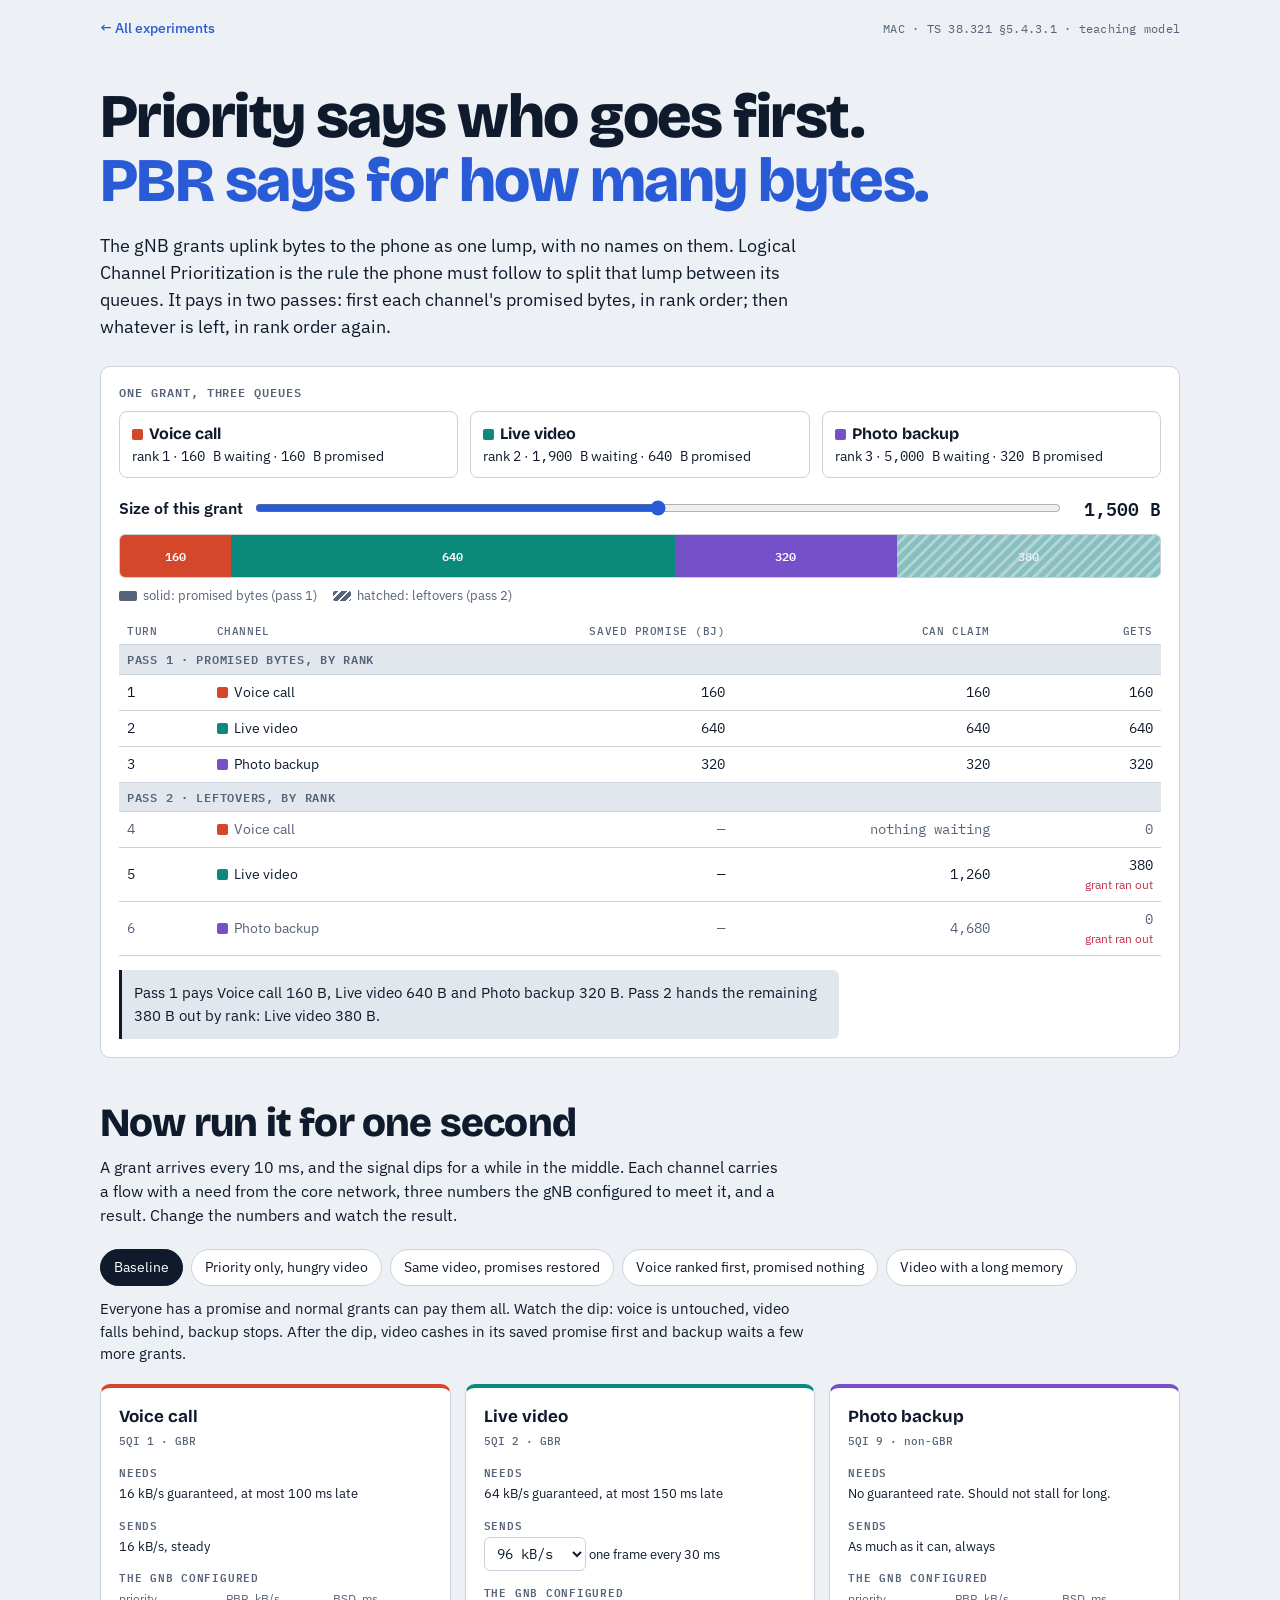
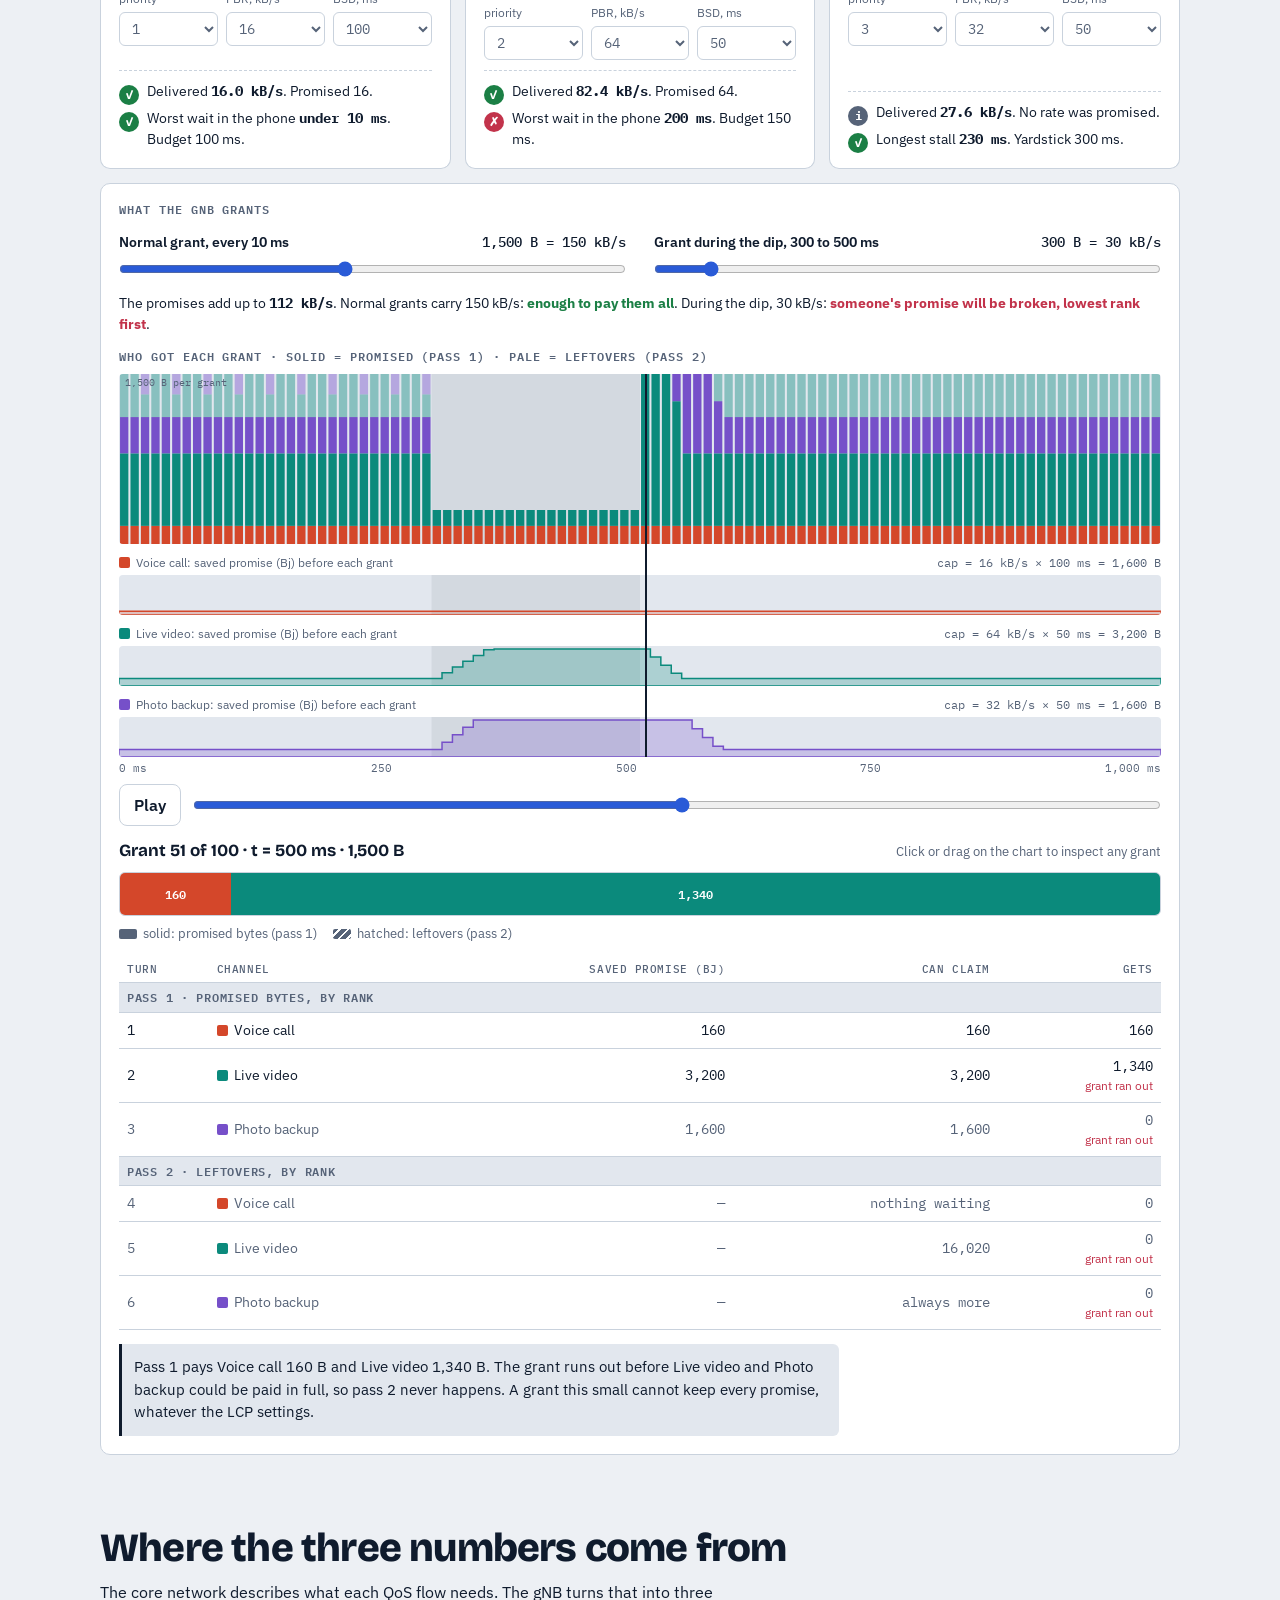
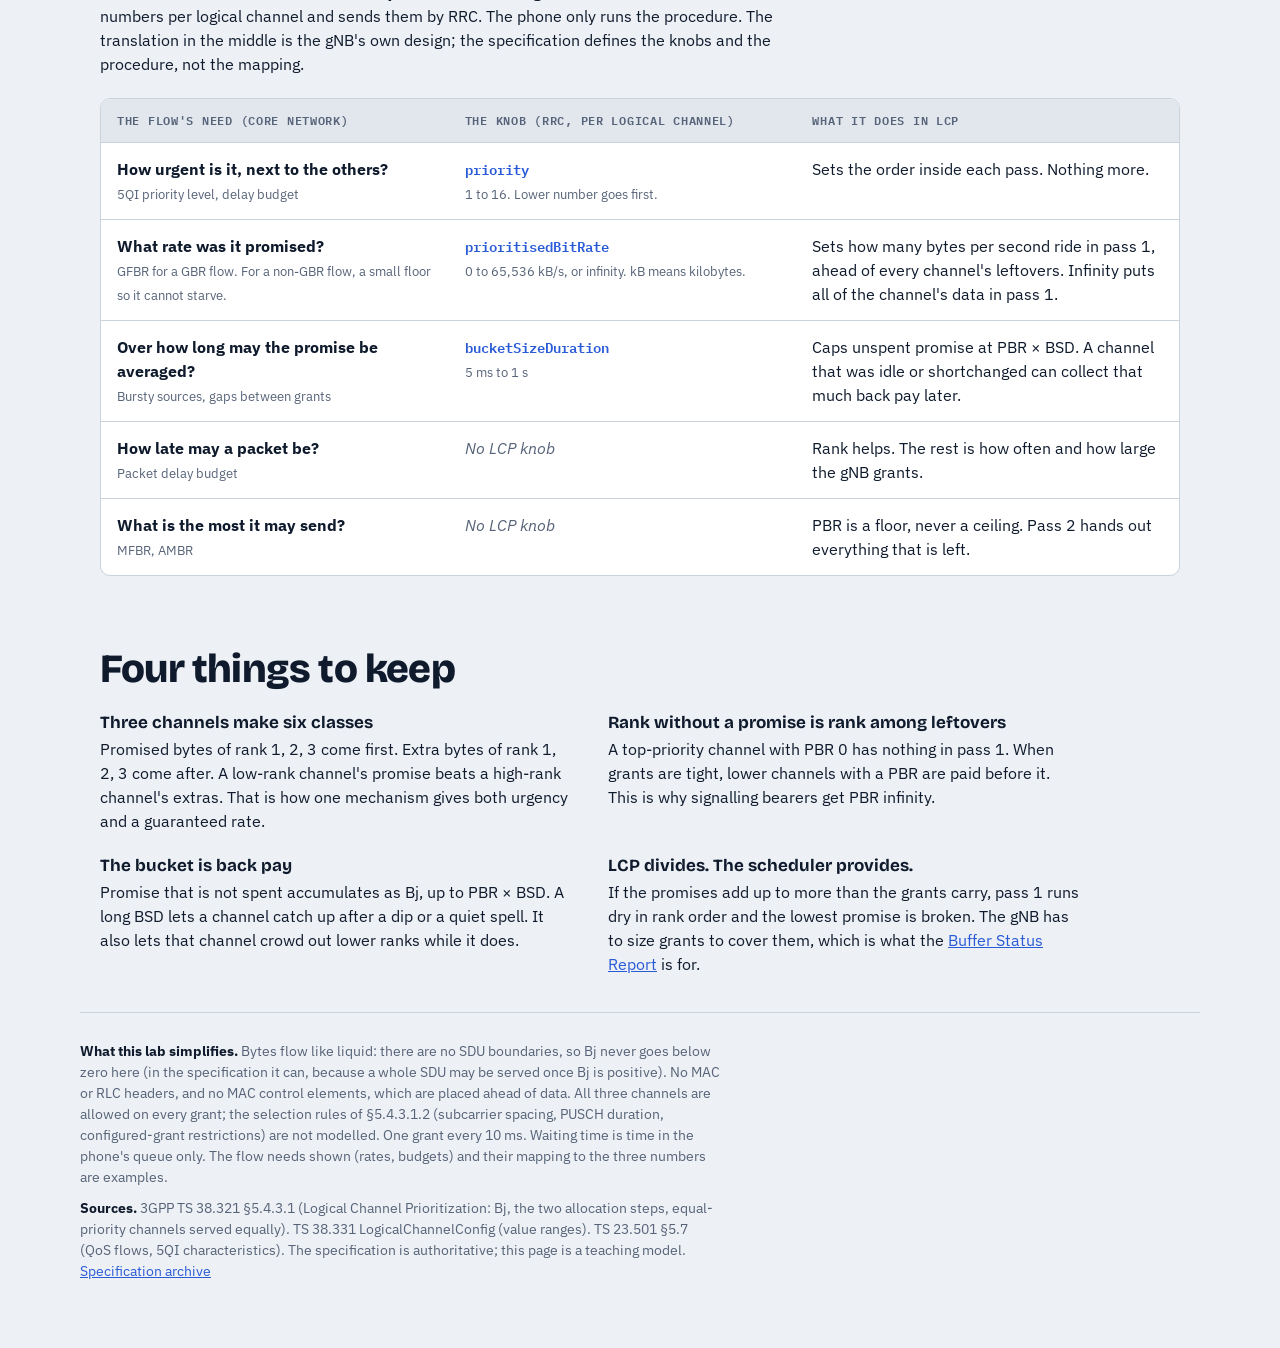
<file: prototype/lab/lcp-2/index.html>
<!DOCTYPE html>
<html lang="en">
<head>
<meta charset="utf-8">
<meta name="viewport" content="width=device-width, initial-scale=1">
<title>Logical Channel Prioritization Lab</title>
<link rel="preconnect" href="https://fonts.googleapis.com">
<link rel="preconnect" href="https://fonts.gstatic.com" crossorigin>
<link href="https://fonts.googleapis.com/css2?family=Bricolage+Grotesque:opsz,wght@12..96,500;12..96,700;12..96,800&family=IBM+Plex+Mono:wght@400;500;600&family=IBM+Plex+Sans:wght@400;500;600&display=swap" rel="stylesheet">
<style>
/* Layout idea: every grant is one bar, filled left to right in the order LCP pays it.
   Solid = promised bytes (pass 1), hatched = leftovers (pass 2). Same ink-on-fog system as the BSR lab;
   the three channel colours carry all the meaning. */
:root{
  --bg:#EDF0F4; --surface:#FFFFFF; --sunk:#E2E7EE; --ink:#0F1B2D; --muted:#566378; --line:#C9D2DD;
  --accent:#2A5BD7; --a:#D4472A; --b:#0B8A7C; --c:#7650C9; --bad:#C2334B; --good:#1B7F45;
  --font-display:"Bricolage Grotesque","Arial Narrow",system-ui,sans-serif;
  --font-body:"IBM Plex Sans",system-ui,-apple-system,"Segoe UI",sans-serif;
  --font-mono:"IBM Plex Mono",ui-monospace,Menlo,Consolas,monospace;
  --r:10px;
}
@media (prefers-color-scheme: dark){
  :root:not([data-theme="light"]){
    color-scheme:dark;
    --bg:#0B121E; --surface:#131C2C; --sunk:#0E1624; --ink:#E9EEF6; --muted:#97A4B8; --line:#2A374D;
    --accent:#86A9FF; --a:#FF8259; --b:#45D1BF; --c:#B79CFF; --bad:#FF7C90; --good:#5DD08C;
  }
}
:root[data-theme="dark"]{
  color-scheme:dark;
  --bg:#0B121E; --surface:#131C2C; --sunk:#0E1624; --ink:#E9EEF6; --muted:#97A4B8; --line:#2A374D;
  --accent:#86A9FF; --a:#FF8259; --b:#45D1BF; --c:#B79CFF; --bad:#FF7C90; --good:#5DD08C;
}
*{box-sizing:border-box}
[hidden]{display:none!important}
html{-webkit-text-size-adjust:100%}
body{margin:0;background:var(--bg);color:var(--ink);font:400 16px/1.5 var(--font-body)}
a{color:var(--accent)}
button,input,select{font:inherit;color:inherit}
:focus-visible{outline:2px solid var(--accent);outline-offset:2px}
.wrap{max-width:1120px;margin:0 auto;padding:0 20px}
.num{font-family:var(--font-mono);font-variant-numeric:tabular-nums}
.muted{color:var(--muted)}
.small{font-size:13px}
.top{display:flex;flex-wrap:wrap;gap:8px 20px;justify-content:space-between;align-items:center;padding:18px 0;font-size:14px}
.top a{text-decoration:none;font-weight:500}
.top .tag{font-family:var(--font-mono);font-size:12px;color:var(--muted);letter-spacing:.02em}
.hero{padding:28px 0 8px}
h1{font:800 clamp(32px,5.6vw,62px)/1.04 var(--font-display);letter-spacing:-.025em;margin:0 0 18px;text-wrap:balance}
h1 em{font-style:normal;color:var(--accent)}
.lede{max-width:64ch;font-size:18px;margin:0 0 26px}
h2{font:800 clamp(26px,3.6vw,40px)/1.08 var(--font-display);letter-spacing:-.02em;margin:0 0 10px;text-wrap:balance}
h3{font:700 17px/1.25 var(--font-display);margin:0}
section{padding:36px 0}
p.intro{max-width:68ch;margin:0 0 22px}
.panel{background:var(--surface);border:1px solid var(--line);border-radius:var(--r);padding:18px}
.eyebrow{font:600 12px/1.3 var(--font-mono);letter-spacing:.08em;text-transform:uppercase;color:var(--muted);margin:0 0 10px}
.btn{appearance:none;border:1px solid var(--ink);background:var(--ink);color:var(--surface);border-radius:8px;padding:8px 14px;font-weight:600;cursor:pointer}
.btn.ghost{background:transparent;color:var(--ink);border-color:var(--line)}
.btn.ghost:hover{border-color:var(--ink)}
.chip{appearance:none;border:1px solid var(--line);background:var(--surface);border-radius:999px;padding:7px 13px;font-size:14px;cursor:pointer;text-align:left}
.chip:hover{border-color:var(--ink)}
.chip[aria-pressed="true"]{background:var(--ink);border-color:var(--ink);color:var(--surface)}
.chips{display:flex;flex-wrap:wrap;gap:8px}
input[type=range]{width:100%;accent-color:var(--accent);margin:0;height:28px}
select{background:var(--surface);border:1px solid var(--line);border-radius:6px;padding:6px 8px;font-family:var(--font-mono);font-size:14px;max-width:100%}
.sw{display:inline-block;width:11px;height:11px;border-radius:2px;margin-right:6px;vertical-align:-1px}
.bg-a{background:var(--a)} .bg-b{background:var(--b)} .bg-c{background:var(--c)}

/* the fill bar: one grant, paid in order */
.fill{display:flex;height:44px;border-radius:6px;overflow:hidden;background:var(--sunk);border:1px solid var(--line)}
.seg{min-width:0;display:grid;place-items:center;font:600 12px/1 var(--font-mono);color:#fff;overflow:hidden;white-space:nowrap;transition:flex-grow .18s ease-out}
.seg.a{background:var(--a)} .seg.b{background:var(--b)} .seg.c{background:var(--c)}
.seg.t2{background-image:repeating-linear-gradient(135deg,transparent 0 5px,rgba(255,255,255,.42) 5px 8px)}
.seg.none{background:transparent;color:var(--muted);font-weight:400}
:root[data-theme="dark"] .seg,:root:not([data-theme="light"]) .seg{color:#0B121E}
@media (prefers-color-scheme: light){:root:not([data-theme="dark"]) .seg{color:#fff}}
:root[data-theme="light"] .seg{color:#fff}
.seg.none{color:var(--muted)!important}
.fill-key{display:flex;flex-wrap:wrap;gap:4px 16px;font-size:13px;margin-top:8px;color:var(--muted)}
.fill-key i{display:inline-block;width:18px;height:10px;border-radius:2px;margin-right:6px;background:var(--muted);vertical-align:-1px}
.fill-key i.h{background-image:repeating-linear-gradient(135deg,transparent 0 4px,var(--surface) 4px 6px)}
.claims{width:100%;border-collapse:collapse;margin-top:14px;font-size:14px}
.claims th{font:500 11px/1.2 var(--font-mono);color:var(--muted);text-transform:uppercase;letter-spacing:.05em;text-align:right;padding:6px 8px;border-bottom:1px solid var(--line)}
.claims th:nth-child(-n+2),.claims td:nth-child(-n+2){text-align:left}
.claims td{padding:7px 8px;border-bottom:1px solid var(--line);text-align:right;font-family:var(--font-mono);font-variant-numeric:tabular-nums}
.claims td:nth-child(2){font-family:var(--font-body)}
.claims tr.zero td{color:var(--muted)}
.claims tr.passrow td{font:600 12px/1.2 var(--font-mono);letter-spacing:.06em;text-transform:uppercase;color:var(--muted);background:var(--sunk);text-align:left}
.claims .short{color:var(--bad);font-family:var(--font-body);font-size:12px;display:block}
.tablebox{overflow-x:auto}
.say{margin:14px 0 0;padding:12px;border-left:3px solid var(--ink);background:var(--sunk);border-radius:0 6px 6px 0;font-size:15px;max-width:80ch}

.hero-top{display:grid;grid-template-columns:repeat(3,minmax(0,1fr));gap:12px;margin-bottom:16px}
.who{border:1px solid var(--line);border-radius:8px;padding:10px 12px;font-size:14px}
.who b{display:block;font-family:var(--font-display);font-size:16px}
.slrow{display:grid;grid-template-columns:auto 1fr auto;gap:12px;align-items:center;margin-bottom:12px}
.slrow label{font-weight:600}
.slrow output{font:600 18px/1 var(--font-mono);min-width:8ch;text-align:right}

/* simulator */
.look{margin:12px 0 18px;max-width:80ch;font-size:15px}
.cards{display:grid;grid-template-columns:repeat(3,minmax(0,1fr));gap:14px}
.card{display:flex;flex-direction:column;gap:10px;border-top-width:4px}
.card.a{border-top-color:var(--a)} .card.b{border-top-color:var(--b)} .card.c{border-top-color:var(--c)}
.card .tag5{font:500 11px/1 var(--font-mono);color:var(--muted)}
.rowlab{font:600 11px/1.2 var(--font-mono);letter-spacing:.07em;text-transform:uppercase;color:var(--muted);margin:4px 0 -4px}
.knobs{display:grid;grid-template-columns:repeat(3,minmax(0,1fr));gap:8px}
.knobs label{display:flex;flex-direction:column;gap:4px;font-size:12px;color:var(--muted)}
.verdicts{display:flex;flex-direction:column;gap:6px;margin-top:auto;padding-top:10px;border-top:1px dashed var(--line)}
.v{display:flex;gap:8px;align-items:baseline;font-size:14px}
.v .mark{flex:none;width:20px;height:20px;border-radius:50%;display:grid;place-items:center;font:700 12px/1 var(--font-mono);color:var(--surface);background:var(--good);transform:translateY(3px)}
.v.bad .mark{background:var(--bad)}
.v.info .mark{background:var(--muted)}
.v b{font-family:var(--font-mono);font-variant-numeric:tabular-nums}
.grantstrip{display:grid;grid-template-columns:minmax(0,1fr) minmax(0,1fr);gap:10px 28px;margin:14px 0}
.grantstrip .g{display:flex;flex-direction:column;gap:2px}
.grantstrip label{font-size:14px;font-weight:600;display:flex;justify-content:space-between;gap:8px;flex-wrap:wrap}
.grantstrip label span{font-family:var(--font-mono);font-weight:500}
.fund{grid-column:1/-1;font-size:14px;margin:0}
.fund b.ok{color:var(--good)} .fund b.no{color:var(--bad)}
.charts{position:relative;cursor:crosshair;touch-action:pan-y;user-select:none}
.charts svg{display:block;width:100%}
#mainChart{height:170px;background:var(--sunk);border-radius:4px}
.lane{height:40px;background:var(--sunk);border-radius:4px}
.lanelab{display:flex;justify-content:space-between;gap:8px;font-size:12px;color:var(--muted);margin:10px 0 3px;flex-wrap:wrap}
.cursor{position:absolute;top:0;bottom:0;width:0;border-left:2px solid var(--ink);pointer-events:none}
.ymax{position:absolute;left:6px;top:4px;font:400 10px/1 var(--font-mono);color:var(--muted);pointer-events:none}
.xax{display:flex;justify-content:space-between;font:400 11px/1 var(--font-mono);color:var(--muted);margin-top:6px}
.f-a{fill:var(--a)} .f-b{fill:var(--b)} .f-c{fill:var(--c)}
.t2{opacity:.42}
.dipzone{fill:var(--ink);opacity:.07}
.s-a{stroke:var(--a);fill:var(--a)} .s-b{stroke:var(--b);fill:var(--b)} .s-c{stroke:var(--c);fill:var(--c)}
.lane path{fill-opacity:.25;stroke-width:1.5;vector-effect:non-scaling-stroke}
.scrub{display:flex;gap:12px;align-items:center;margin-top:10px}
.detail{margin-top:14px}
.dhead{display:flex;justify-content:space-between;gap:8px 16px;flex-wrap:wrap;align-items:baseline;margin-bottom:10px}

/* map */
.map{display:grid;grid-template-columns:minmax(0,1fr) minmax(0,1fr) minmax(0,1.1fr);border:1px solid var(--line);border-radius:var(--r);overflow:hidden;background:var(--surface)}
.map > div{padding:14px 16px;border-top:1px solid var(--line)}
.map > .mh{border-top:0;background:var(--sunk);font:600 12px/1.3 var(--font-mono);letter-spacing:.06em;text-transform:uppercase;color:var(--muted)}
.map code{font:600 14px/1.3 var(--font-mono);color:var(--accent)}
.map .none{color:var(--muted);font-style:italic}
.map b{display:block}
.felt{display:grid;grid-template-columns:repeat(2,minmax(0,1fr));gap:22px 36px;max-width:980px;margin-top:20px}
.felt p{margin:4px 0 0}
.fine{border-top:1px solid var(--line);padding:28px 0 56px;font-size:14px;color:var(--muted)}
.fine p{max-width:80ch;margin:0 0 10px}
.fine strong{color:var(--ink)}
@media (max-width:900px){
  .cards{grid-template-columns:1fr}
  .map{grid-template-columns:1fr}
  .map > .mh{display:none}
  .map > div:nth-child(3n+1){background:var(--sunk)}
  .felt{grid-template-columns:1fr}
  .grantstrip{grid-template-columns:1fr}
}
@media (max-width:560px){
  .wrap{padding:0 16px}
  .hero-top{grid-template-columns:1fr}
  .slrow{grid-template-columns:1fr auto}
  .slrow input{grid-column:1/-1;grid-row:2}
}
@media (prefers-reduced-motion:reduce){.seg{transition:none}}
</style>
</head>
<body>
<div class="wrap">
  <header class="top">
    <a href="https://3gpp.studio/index.html">← All experiments</a>
    <span class="tag">MAC · TS 38.321 §5.4.3.1 · teaching model</span>
  </header>
</div>

<main>
<section class="hero">
  <div class="wrap">
    <h1>Priority says who goes first.<br><em>PBR says for how many bytes.</em></h1>
    <p class="lede">The gNB grants uplink bytes to the phone as one lump, with no names on them. Logical Channel Prioritization is the rule the phone must follow to split that lump between its queues. It pays in two passes: first each channel's promised bytes, in rank order; then whatever is left, in rank order again.</p>

    <div class="panel">
      <p class="eyebrow">One grant, three queues</p>
      <div class="hero-top">
        <div class="who"><b><i class="sw bg-a"></i>Voice call</b>rank 1 · <span class="num">160 B</span> waiting · <span class="num">160 B</span> promised</div>
        <div class="who"><b><i class="sw bg-b"></i>Live video</b>rank 2 · <span class="num">1,900 B</span> waiting · <span class="num">640 B</span> promised</div>
        <div class="who"><b><i class="sw bg-c"></i>Photo backup</b>rank 3 · <span class="num">5,000 B</span> waiting · <span class="num">320 B</span> promised</div>
      </div>
      <div class="slrow">
        <label for="heroG">Size of this grant</label>
        <input type="range" id="heroG" min="0" max="3000" step="20" value="1500">
        <output id="heroGv" for="heroG">1,500 B</output>
      </div>
      <div id="heroRun"></div>
    </div>
  </div>
</section>

<section id="run">
  <div class="wrap">
    <h2>Now run it for one second</h2>
    <p class="intro">A grant arrives every 10 ms, and the signal dips for a while in the middle. Each channel carries a flow with a need from the core network, three numbers the gNB configured to meet it, and a result. Change the numbers and watch the result.</p>

    <div class="chips" id="presets" role="group" aria-label="Experiments"></div>
    <p class="look" id="look"></p>

    <div class="cards" id="cards"></div>

    <div class="panel" style="margin-top:14px">
      <p class="eyebrow">What the gNB grants</p>
      <div class="grantstrip">
        <div class="g"><label for="gGood">Normal grant, every 10 ms <span id="gGoodV"></span></label><input type="range" id="gGood" min="300" max="3000" step="50"></div>
        <div class="g"><label for="gDip">Grant during the dip, 300 to 500 ms <span id="gDipV"></span></label><input type="range" id="gDip" min="0" max="3000" step="50"></div>
        <p class="fund" id="fund"></p>
      </div>

      <p class="eyebrow" style="margin-top:6px">Who got each grant · solid = promised (pass 1) · pale = leftovers (pass 2)</p>
      <div class="charts" id="charts">
        <svg id="mainChart" preserveAspectRatio="none" role="img" aria-label="Bytes sent per channel in each of 100 grants"></svg>
        <span class="ymax" id="ymax"></span>
        <div id="lanes"></div>
        <div class="cursor" id="cursor"></div>
      </div>
      <div class="xax"><span>0 ms</span><span>250</span><span>500</span><span>750</span><span>1,000 ms</span></div>
      <div class="scrub">
        <button class="btn ghost" id="playBtn">Play</button>
        <input type="range" id="scrub" min="0" max="99" step="1" value="50" aria-label="Pick a grant to inspect">
      </div>

      <div class="detail">
        <div class="dhead"><h3 id="dTitle"></h3><span class="small muted">Click or drag on the chart to inspect any grant</span></div>
        <div id="dRun"></div>
      </div>
    </div>
  </div>
</section>

<section>
  <div class="wrap">
    <h2>Where the three numbers come from</h2>
    <p class="intro">The core network describes what each QoS flow needs. The gNB turns that into three numbers per logical channel and sends them by RRC. The phone only runs the procedure. The translation in the middle is the gNB's own design; the specification defines the knobs and the procedure, not the mapping.</p>
    <div class="map">
      <div class="mh">The flow's need (core network)</div><div class="mh">The knob (RRC, per logical channel)</div><div class="mh">What it does in LCP</div>

      <div><b>How urgent is it, next to the others?</b><span class="small muted">5QI priority level, delay budget</span></div>
      <div><code>priority</code><br><span class="small muted">1 to 16. Lower number goes first.</span></div>
      <div>Sets the order inside each pass. Nothing more.</div>

      <div><b>What rate was it promised?</b><span class="small muted">GFBR for a GBR flow. For a non-GBR flow, a small floor so it cannot starve.</span></div>
      <div><code>prioritisedBitRate</code><br><span class="small muted">0 to 65,536 kB/s, or infinity. kB means kilobytes.</span></div>
      <div>Sets how many bytes per second ride in pass 1, ahead of every channel's leftovers. Infinity puts all of the channel's data in pass 1.</div>

      <div><b>Over how long may the promise be averaged?</b><span class="small muted">Bursty sources, gaps between grants</span></div>
      <div><code>bucketSizeDuration</code><br><span class="small muted">5 ms to 1 s</span></div>
      <div>Caps unspent promise at PBR × BSD. A channel that was idle or shortchanged can collect that much back pay later.</div>

      <div><b>How late may a packet be?</b><span class="small muted">Packet delay budget</span></div>
      <div class="none">No LCP knob</div>
      <div>Rank helps. The rest is how often and how large the gNB grants.</div>

      <div><b>What is the most it may send?</b><span class="small muted">MFBR, AMBR</span></div>
      <div class="none">No LCP knob</div>
      <div>PBR is a floor, never a ceiling. Pass 2 hands out everything that is left.</div>
    </div>
  </div>
</section>

<section>
  <div class="wrap">
    <h2>Four things to keep</h2>
    <div class="felt">
      <div><h3>Three channels make six classes</h3><p>Promised bytes of rank 1, 2, 3 come first. Extra bytes of rank 1, 2, 3 come after. A low-rank channel's promise beats a high-rank channel's extras. That is how one mechanism gives both urgency and a guaranteed rate.</p></div>
      <div><h3>Rank without a promise is rank among leftovers</h3><p>A top-priority channel with PBR 0 has nothing in pass 1. When grants are tight, lower channels with a PBR are paid before it. This is why signalling bearers get PBR infinity.</p></div>
      <div><h3>The bucket is back pay</h3><p>Promise that is not spent accumulates as Bj, up to PBR × BSD. A long BSD lets a channel catch up after a dip or a quiet spell. It also lets that channel crowd out lower ranks while it does.</p></div>
      <div><h3>LCP divides. The scheduler provides.</h3><p>If the promises add up to more than the grants carry, pass 1 runs dry in rank order and the lowest promise is broken. The gNB has to size grants to cover them, which is what the <a href="https://3gpp.studio/lab/bsr/">Buffer Status Report</a> is for.</p></div>
    </div>
  </div>
</section>
</main>

<footer class="wrap fine">
  <p><strong>What this lab simplifies.</strong> Bytes flow like liquid: there are no SDU boundaries, so Bj never goes below zero here (in the specification it can, because a whole SDU may be served once Bj is positive). No MAC or RLC headers, and no MAC control elements, which are placed ahead of data. All three channels are allowed on every grant; the selection rules of §5.4.3.1.2 (subcarrier spacing, PUSCH duration, configured-grant restrictions) are not modelled. One grant every 10 ms. Waiting time is time in the phone's queue only. The flow needs shown (rates, budgets) and their mapping to the three numbers are examples.</p>
  <p><strong>Sources.</strong> 3GPP TS 38.321 §5.4.3.1 (Logical Channel Prioritization: Bj, the two allocation steps, equal-priority channels served equally). TS 38.331 LogicalChannelConfig (value ranges). TS 23.501 §5.7 (QoS flows, 5QI characteristics). The specification is authoritative; this page is a teaching model. <a href="https://www.etsi.org/deliver/etsi_ts/138300_138399/138321/">Specification archive</a></p>
</footer>

<script id="engine">
/* ---------- engine: no DOM in here ---------- */
const T=10,N=100,DIP0=30,DIP1=50;           // ms per grant, grants per run, dip window (grant indexes)
function waterfill(dem,cap){                 // equal shares for equal priority; integers
  const out=dem.map(()=>0);let act=[];dem.forEach((d,i)=>{if(d>0)act.push(i);});
  while(cap>0&&act.length){
    const share=Math.floor(cap/act.length);
    if(share===0){for(const i of act){if(cap<=0)break;out[i]++;cap--;}break;}
    const done=act.filter(i=>dem[i]-out[i]<=share);
    if(done.length){for(const i of done){const x=dem[i]-out[i];out[i]+=x;cap-=x;}act=act.filter(i=>done.indexOf(i)<0);}
    else for(const i of act){out[i]+=share;cap-=share;}
  }
  return out;
}
function lcpRun(chs,grant){                  // chs: [{prio,Q,B}]
  const n=chs.length,p1=new Array(n).fill(0),p2=new Array(n).fill(0);let rem=grant;
  const prios=Array.from(new Set(chs.map(c=>c.prio))).sort((a,b)=>a-b);
  for(const p of prios){                     // step 1: channels with Bj > 0, decreasing priority, up to Bj
    const idx=[];chs.forEach((c,i)=>{if(c.prio===p)idx.push(i);});
    const a=waterfill(idx.map(i=>chs[i].B>0?Math.min(chs[i].Q,chs[i].B):0),rem);
    idx.forEach((i,k)=>{p1[i]=a[k];rem-=a[k];});
  }
  for(const p of prios){                     // step 3: what remains, strict decreasing priority, Bj ignored
    const idx=[];chs.forEach((c,i)=>{if(c.prio===p)idx.push(i);});
    const a=waterfill(idx.map(i=>chs[i].Q-p1[i]),rem);
    idx.forEach((i,k)=>{p2[i]=a[k];rem-=a[k];});
  }
  return {p1,p2,unused:rem};
}
function grantAt(g,t){return t>=DIP0&&t<DIP1?g.dip:g.good;}
function simulate(cfg){
  const st=cfg.ch.map(c=>({Q:c.src.kind==='full'?Infinity:0,B:0,fifo:[],offered:0,delivered:0,promised:0,worst:0,stall:0,cur:0}));
  const grants=[];
  for(let t=0;t<N;t++){
    cfg.ch.forEach((c,i)=>{
      const s=st[i];let a=0;
      if(c.src.kind==='steady')a=c.src.rate*T;
      else if(c.src.kind==='frames'&&(t*T)%c.src.period===0)a=c.src.rate*c.src.period;
      if(a>0){s.Q+=a;s.offered+=a;s.fifo.push({t,bytes:a});}
      s.B=c.pbr===Infinity?Infinity:Math.min(s.B+c.pbr*T,c.pbr*c.bsd);   // Bj += PBR x T, capped at PBR x BSD
    });
    const g=grantAt(cfg.grant,t);
    const run=lcpRun(cfg.ch.map((c,i)=>({prio:c.prio,Q:st[i].Q,B:st[i].B})),g);
    const rec={g,unused:run.unused,ch:[]};
    cfg.ch.forEach((c,i)=>{
      const s=st[i],q0=s.Q,b0=s.B,got=run.p1[i]+run.p2[i];
      s.Q-=got;if(s.B!==Infinity)s.B-=run.p1[i];                          // step 2: only pass-1 bytes drain Bj
      s.delivered+=got;s.promised+=run.p1[i];
      let left=got;
      while(left>0&&s.fifo.length){const h=s.fifo[0],x=Math.min(h.bytes,left);s.worst=Math.max(s.worst,(t-h.t)*T);h.bytes-=x;left-=x;if(h.bytes===0)s.fifo.shift();}
      if(q0>0&&got===0){s.cur++;s.stall=Math.max(s.stall,s.cur);}else s.cur=0;
      rec.ch.push({q0,b0,p1:run.p1[i],p2:run.p2[i],q1:s.Q,b1:s.B});
    });
    grants.push(rec);
  }
  const stats=st.map((s,i)=>{
    if(s.fifo.length)s.worst=Math.max(s.worst,(N-s.fifo[0].t)*T);
    return {offered:cfg.ch[i].src.kind==='full'?null:s.offered,delivered:s.delivered,promised:s.promised,
            rate:s.delivered/(N*T),worst:s.worst,stall:s.stall*T,left:s.Q};
  });
  return {grants,stats};
}
if(typeof module!=='undefined')module.exports={T,N,DIP0,DIP1,waterfill,lcpRun,simulate};
</script>

<script>
/* ---------- view ---------- */
const $=id=>document.getElementById(id);
const fmt=n=>n===Infinity?'∞':Math.round(n).toLocaleString('en-US');
const K=['a','b','c'];
const WHO=[
  {name:'Voice call',tag:'5QI 1 · GBR',need:16,budget:100,needText:'16 kB/s guaranteed, at most 100 ms late'},
  {name:'Live video',tag:'5QI 2 · GBR',need:64,budget:150,needText:'64 kB/s guaranteed, at most 150 ms late'},
  {name:'Photo backup',tag:'5QI 9 · non-GBR',need:0,budget:300,needText:'No guaranteed rate. Should not stall for long.'}
];
const PBRS=['0','8','16','32','64','128','256','inf'],BSDS=[5,10,20,50,100,150,300,500,1000];
const BASE={ch:[{prio:1,pbr:'16',bsd:100},{prio:2,pbr:'64',bsd:50},{prio:3,pbr:'32',bsd:50}],video:96,grant:{good:1500,dip:300}};
const PRESETS=[
  {id:'base',label:'Baseline',cfg:{},look:'Everyone has a promise and normal grants can pay them all. Watch the dip: voice is untouched, video falls behind, backup stops. After the dip, video cashes in its saved promise first and backup waits a few more grants.'},
  {id:'strict',label:'Priority only, hungry video',cfg:{ch:[{pbr:'0'},{pbr:'0'},{pbr:'0'}],video:160},look:'All PBRs are 0, so pass 1 pays nothing and everything is handed out by rank. Video now wants more than is left after voice. Backup never sends a byte. This is the starvation that PBR exists to prevent.'},
  {id:'floor',label:'Same video, promises restored',cfg:{video:160},look:'Same hungry video, but each channel has its PBR back. Backup now gets its 32 kB/s floor in pass 1, ahead of the video\'s extra bytes. Video still gets its promised 64 and most of the leftovers.'},
  {id:'noprom',label:'Voice ranked first, promised nothing',cfg:{ch:[{pbr:'0'},{},{}]},look:'Voice keeps rank 1 but its PBR is 0. With normal grants nothing changes. In the dip, video and backup collect their promises in pass 1 and the grant is gone before pass 2 reaches voice. Rank alone did not protect it.'},
  {id:'memory',label:'Video with a long memory',cfg:{ch:[{},{bsd:1000},{}]},look:'Video\'s BSD is 1 s instead of 50 ms, so it keeps saving promise all through the dip. Afterwards it has much more back pay to collect, and backup waits far longer. Try 10 ms for the opposite.'}
];
let cfg,sim,cur=50,heroG=1500,active='base',timer=null;
const clone=o=>JSON.parse(JSON.stringify(o));
function applyPreset(p){
  const c=clone(BASE);
  if(p.cfg.video)c.video=p.cfg.video;
  (p.cfg.ch||[]).forEach((o,i)=>Object.assign(c.ch[i],o));
  if(p.cfg.grant)Object.assign(c.grant,p.cfg.grant);
  cfg=c;active=p.id;
}
const pbrNum=s=>s==='inf'?Infinity:+s;
function engineCfg(){
  const src=[{kind:'steady',rate:16},{kind:'frames',rate:cfg.video,period:30},{kind:'full'}];
  return {ch:cfg.ch.map((c,i)=>({prio:+c.prio,pbr:pbrNum(c.pbr),bsd:+c.bsd,src:src[i]})),grant:cfg.grant};
}

/* one LCP run, drawn: used by the hero and by the inspector */
function order(chs){return chs.map((c,i)=>i).sort((x,y)=>chs[x].prio-chs[y].prio||x-y);}
function drawRun(el,chs,grant,run){
  const ord=order(chs);let bar='',rows='';
  const total=Math.max(grant,1);
  ord.forEach(i=>{if(run.p1[i]>0)bar+='<div class="seg '+K[i]+'" style="flex:'+run.p1[i]+' 0 0" title="'+WHO[i].name+', promised">'+(run.p1[i]/total>0.07?fmt(run.p1[i]):'')+'</div>';});
  ord.forEach(i=>{if(run.p2[i]>0)bar+='<div class="seg t2 '+K[i]+'" style="flex:'+run.p2[i]+' 0 0" title="'+WHO[i].name+', leftovers">'+(run.p2[i]/total>0.07?fmt(run.p2[i]):'')+'</div>';});
  if(run.unused>0||grant===0)bar+='<div class="seg none" style="flex:'+Math.max(run.unused,1)+' 0 0">'+(grant===0?'no grant':(run.unused/total>0.12?fmt(run.unused)+' unused':''))+'</div>';
  let n=0,rem=grant;
  rows+='<tr class="passrow"><td colspan="5">Pass 1 · promised bytes, by rank</td></tr>';
  ord.forEach(i=>{
    const c=chs[i],claim=c.B>0?Math.min(c.Q,c.B):0,got=run.p1[i];n++;
    const why=c.B<=0?'nothing saved':(c.Q<=0?'nothing waiting':'');
    rows+='<tr'+(got?'':' class="zero"')+'><td>'+n+'</td><td><i class="sw bg-'+K[i]+'"></i>'+WHO[i].name+'</td><td>'+fmt(c.B)+'</td><td>'+(why||fmt(claim))+'</td><td>'+fmt(got)+(got<claim?'<span class="short">grant ran out</span>':'')+'</td></tr>';
  });
  rows+='<tr class="passrow"><td colspan="5">Pass 2 · leftovers, by rank</td></tr>';
  ord.forEach(i=>{
    const c=chs[i],claim=c.Q-run.p1[i],got=run.p2[i];n++;
    rows+='<tr'+(got?'':' class="zero"')+'><td>'+n+'</td><td><i class="sw bg-'+K[i]+'"></i>'+WHO[i].name+'</td><td>—</td><td>'+(claim>0?(claim===Infinity?'always more':fmt(claim)):'nothing waiting')+'</td><td>'+fmt(got)+(got<claim&&claim>0?'<span class="short">grant ran out</span>':'')+'</td></tr>';
  });
  el.innerHTML='<div class="fill" role="img" aria-label="How the grant was divided">'+bar+'</div>'
    +'<div class="fill-key"><span><i></i>solid: promised bytes (pass 1)</span><span><i class="h"></i>hatched: leftovers (pass 2)</span></div>'
    +'<div class="tablebox"><table class="claims"><thead><tr><th>Turn</th><th>Channel</th><th>Saved promise (Bj)</th><th>Can claim</th><th>Gets</th></tr></thead><tbody>'+rows+'</tbody></table></div>'
    +'<p class="say">'+narrate(chs,grant,run)+'</p>';
}
function list(a){return a.length<2?a.join(''):a.slice(0,-1).join(', ')+' and '+a[a.length-1];}
function narrate(chs,grant,run){
  if(grant===0)return 'No grant, so nothing is sent. Promises keep accumulating in each bucket, up to its cap.';
  const ord=order(chs),s1=run.p1.reduce((x,y)=>x+y,0),s2=run.p2.reduce((x,y)=>x+y,0);
  const paid=ord.filter(i=>run.p1[i]>0).map(i=>WHO[i].name+' '+fmt(run.p1[i])+' B');
  const shortP=ord.filter(i=>{const c=chs[i];return c.B>0&&run.p1[i]<Math.min(c.Q,c.B);}).map(i=>WHO[i].name);
  let s=s1?'Pass 1 pays '+list(paid)+'.':'Pass 1 pays nothing: no channel has both data waiting and promise saved.';
  if(shortP.length)s+=' The grant runs out before '+list(shortP)+' could be paid in full, so pass 2 never happens. A grant this small cannot keep every promise, whatever the LCP settings.';
  else if(s2){s+=' Pass 2 hands the remaining '+fmt(grant-s1)+' B out by rank: '+list(ord.filter(i=>run.p2[i]>0).map(i=>WHO[i].name+' '+fmt(run.p2[i])+' B'))+'.';}
  else if(run.unused>0&&s1)s+=' Nothing else is waiting.';
  if(run.unused>0)s+=' '+fmt(run.unused)+' B of the grant go unused.';
  return s;
}

/* hero */
const HERO=[{prio:1,Q:160,B:160},{prio:2,Q:1900,B:640},{prio:3,Q:5000,B:320}];
function renderHero(){
  $('heroG').value=heroG;$('heroGv').textContent=fmt(heroG)+' B';
  drawRun($('heroRun'),HERO,heroG,lcpRun(HERO,heroG));
}

/* simulator */
function opt(v,sel,text){return '<option value="'+v+'"'+(String(v)===String(sel)?' selected':'')+'>'+text+'</option>';}
function buildCards(){
  let h='';
  WHO.forEach((w,i)=>{
    const c=cfg.ch[i];
    let sends=i===0?'16 kB/s, steady':i===2?'As much as it can, always':
      '<select id="video" aria-label="Video source rate">'+[64,96,160].map(v=>opt(v,cfg.video,v+' kB/s')).join('')+'</select> one frame every 30 ms';
    h+='<div class="panel card '+K[i]+'">'
      +'<div><h3>'+w.name+'</h3><span class="tag5">'+w.tag+'</span></div>'
      +'<p class="rowlab">Needs</p><div class="small">'+w.needText+'</div>'
      +'<p class="rowlab">Sends</p><div class="small">'+sends+'</div>'
      +'<p class="rowlab">The gNB configured</p>'
      +'<div class="knobs">'
      +'<label>priority<select id="prio'+i+'">'+[1,2,3,4,5,6,7,8].map(v=>opt(v,c.prio,v)).join('')+'</select></label>'
      +'<label>PBR, kB/s<select id="pbr'+i+'">'+PBRS.map(v=>opt(v,c.pbr,v==='inf'?'∞':v)).join('')+'</select></label>'
      +'<label>BSD, ms<select id="bsd'+i+'">'+BSDS.map(v=>opt(v,c.bsd,v)).join('')+'</select></label>'
      +'</div>'
      +'<div class="verdicts" id="ver'+i+'"></div></div>';
  });
  $('cards').innerHTML=h;
  WHO.forEach((w,i)=>{
    $('prio'+i).onchange=e=>{cfg.ch[i].prio=+e.target.value;custom();};
    $('pbr'+i).onchange=e=>{cfg.ch[i].pbr=e.target.value;custom();};
    $('bsd'+i).onchange=e=>{cfg.ch[i].bsd=+e.target.value;custom();};
  });
  $('video').onchange=e=>{cfg.video=+e.target.value;custom();};
}
function custom(){active='';recompute();}
function vline(cls,mark,html){return '<div class="v '+cls+'"><span class="mark">'+mark+'</span><span>'+html+'</span></div>';}
function renderVerdicts(){
  sim.stats.forEach((s,i)=>{
    const w=WHO[i];let h='';
    const rate=s.rate.toFixed(s.rate<100?1:0);
    if(w.need){
      const offered=s.offered/(N*T),target=Math.min(w.need,offered),ok=s.rate>=0.97*target;
      h+=vline(ok?'':'bad',ok?'✓':'✗','Delivered <b>'+rate+' kB/s</b>. Promised '+w.need+'.');
      const wok=s.worst<=w.budget;
      h+=vline(wok?'':'bad',wok?'✓':'✗','Worst wait in the phone <b>'+(s.worst===0?'under 10 ms':fmt(s.worst)+' ms')+'</b>. Budget '+w.budget+' ms.');
    }else{
      h+=vline('info','i','Delivered <b>'+rate+' kB/s</b>. No rate was promised.');
      const ok=s.stall<=w.budget;
      h+=vline(ok?'':'bad',ok?'✓':'✗','Longest stall <b>'+fmt(s.stall)+' ms</b>. Yardstick '+w.budget+' ms.');
    }
    $('ver'+i).innerHTML=h;
  });
}
function renderGrantStrip(){
  $('gGood').value=cfg.grant.good;$('gDip').value=cfg.grant.dip;
  $('gGoodV').textContent=fmt(cfg.grant.good)+' B = '+cfg.grant.good/10+' kB/s';
  $('gDipV').textContent=fmt(cfg.grant.dip)+' B = '+cfg.grant.dip/10+' kB/s';
  const inf=cfg.ch.some(c=>c.pbr==='inf'),sum=cfg.ch.reduce((a,c)=>a+(c.pbr==='inf'?0:+c.pbr),0);
  const g=cfg.grant.good/10,d=cfg.grant.dip/10;
  $('fund').innerHTML='The promises add up to <b class="num">'+sum+(inf?' kB/s plus one unlimited channel':' kB/s')+'</b>. Normal grants carry '+g+' kB/s: '
    +(sum<=g&&!inf?'<b class="ok">enough to pay them all</b>':'<b class="no">not enough to pay them all</b>')+'. During the dip, '+d+' kB/s: '
    +(sum<=d&&!inf?'<b class="ok">still enough</b>.':'<b class="no">someone\'s promise will be broken, lowest rank first</b>.');
}
function renderCharts(){
  const ymax=Math.max(cfg.grant.good,cfg.grant.dip,100),ord=order(cfg.ch);
  let h='<rect class="dipzone" x="'+DIP0+'" y="0" width="'+(DIP1-DIP0)+'" height="'+ymax+'"/>';
  sim.grants.forEach((r,t)=>{
    let y=ymax;
    const put=(i,v,cls)=>{if(v>0){y-=v;h+='<rect class="f-'+K[i]+cls+'" x="'+(t+0.1)+'" y="'+y+'" width="0.8" height="'+v+'"/>';}};
    ord.forEach(i=>put(i,r.ch[i].p1,''));ord.forEach(i=>put(i,r.ch[i].p2,' t2'));
  });
  const m=$('mainChart');m.setAttribute('viewBox','0 0 '+N+' '+ymax);m.innerHTML=h;
  $('ymax').textContent=fmt(ymax)+' B per grant';
  let l='';
  WHO.forEach((w,i)=>{
    const c=cfg.ch[i],pbr=pbrNum(c.pbr),cap=pbr*c.bsd;
    l+='<div class="lanelab"><span><i class="sw bg-'+K[i]+'"></i>'+w.name+': saved promise (Bj) before each grant</span><span class="num">'
      +(pbr===0?'PBR 0, so the bucket stays empty':pbr===Infinity?'PBR ∞, so the bucket is bottomless':'cap = '+c.pbr+' kB/s × '+c.bsd+' ms = '+fmt(cap)+' B')+'</span></div>';
    let d='';
    if(pbr>0&&pbr!==Infinity){d='M0 '+cap;sim.grants.forEach((r,t)=>{const y=cap-r.ch[i].b0;d+=' L'+t+' '+y+' L'+(t+1)+' '+y;});d+=' L'+N+' '+cap+' Z';}
    l+='<svg class="lane" preserveAspectRatio="none" viewBox="0 '+(-(cap||1)*0.08)+' '+N+' '+((cap||1)*1.08)+'" role="img" aria-label="'+w.name+' bucket level over time">'
      +'<rect class="dipzone" x="'+DIP0+'" y="'+(-(cap||1)*0.08)+'" width="'+(DIP1-DIP0)+'" height="'+((cap||1)*1.08)+'"/>'
      +(d?'<path class="s-'+K[i]+'" d="'+d+'"/>':'')+'</svg>';
  });
  $('lanes').innerHTML=l;
}
function renderCursor(){
  $('cursor').style.left=((cur+0.5)/N*100)+'%';$('scrub').value=cur;
  const r=sim.grants[cur];
  $('dTitle').textContent='Grant '+(cur+1)+' of '+N+' · t = '+cur*T+' ms · '+fmt(r.g)+' B';
  const chs=cfg.ch.map((c,i)=>({prio:+c.prio,Q:r.ch[i].q0,B:r.ch[i].b0}));
  drawRun($('dRun'),chs,r.g,{p1:r.ch.map(c=>c.p1),p2:r.ch.map(c=>c.p2),unused:r.unused});
}
function renderPresets(){
  $('presets').innerHTML=PRESETS.map(p=>'<button class="chip" data-p="'+p.id+'" aria-pressed="'+(p.id===active)+'">'+p.label+'</button>').join('');
  const p=PRESETS.find(p=>p.id===active);
  $('look').textContent=p?p.look:'Your own settings. The verdicts on each card and the chart below update as you change them.';
  $('presets').querySelectorAll('button').forEach(b=>b.onclick=()=>{applyPreset(PRESETS.find(p=>p.id===b.dataset.p));cur=50;buildCards();recompute();});
}
function recompute(){
  sim=simulate(engineCfg());
  renderPresets();renderVerdicts();renderGrantStrip();renderCharts();renderCursor();
}
function setCur(i){cur=Math.max(0,Math.min(N-1,i));renderCursor();}
function stop(){if(timer){clearInterval(timer);timer=null;$('playBtn').textContent='Play';}}

function start(saved){
  saved=saved||{};
  applyPreset(PRESETS[0]);
  if(saved.cfg&&saved.cfg.ch&&saved.cfg.ch.length===3){cfg=saved.cfg;active=saved.active||'';}
  if(typeof saved.cur==='number')cur=saved.cur;
  if(typeof saved.heroG==='number')heroG=saved.heroG;
  renderHero();buildCards();recompute();
}
$('heroG').addEventListener('input',e=>{heroG=+e.target.value;renderHero();});
$('gGood').addEventListener('input',e=>{cfg.grant.good=+e.target.value;custom();});
$('gDip').addEventListener('input',e=>{cfg.grant.dip=+e.target.value;custom();});
$('scrub').addEventListener('input',e=>{stop();setCur(+e.target.value);});
$('playBtn').onclick=()=>{
  if(timer){stop();return;}
  if(cur>=N-1)setCur(0);
  $('playBtn').textContent='Pause';
  timer=setInterval(()=>{if(cur>=N-1){stop();return;}setCur(cur+1);},110);
};
(function(){
  const el=$('charts');let down=false;
  const pick=e=>{const r=el.getBoundingClientRect();stop();setCur(Math.floor((e.clientX-r.left)/r.width*N));};
  el.addEventListener('pointerdown',e=>{down=true;pick(e);});
  el.addEventListener('pointermove',e=>{if(down&&e.buttons)pick(e);});
  window.addEventListener('pointerup',()=>{down=false;});
})();
const hot=window.claude&&window.claude.hot;
if(hot&&hot.snapshot)hot.snapshot(()=>({cfg,active,cur,heroG}));
if(hot&&hot.ready)hot.ready(start);else start((hot&&hot.data)||{});
</script>
</body>
</html>
</file>
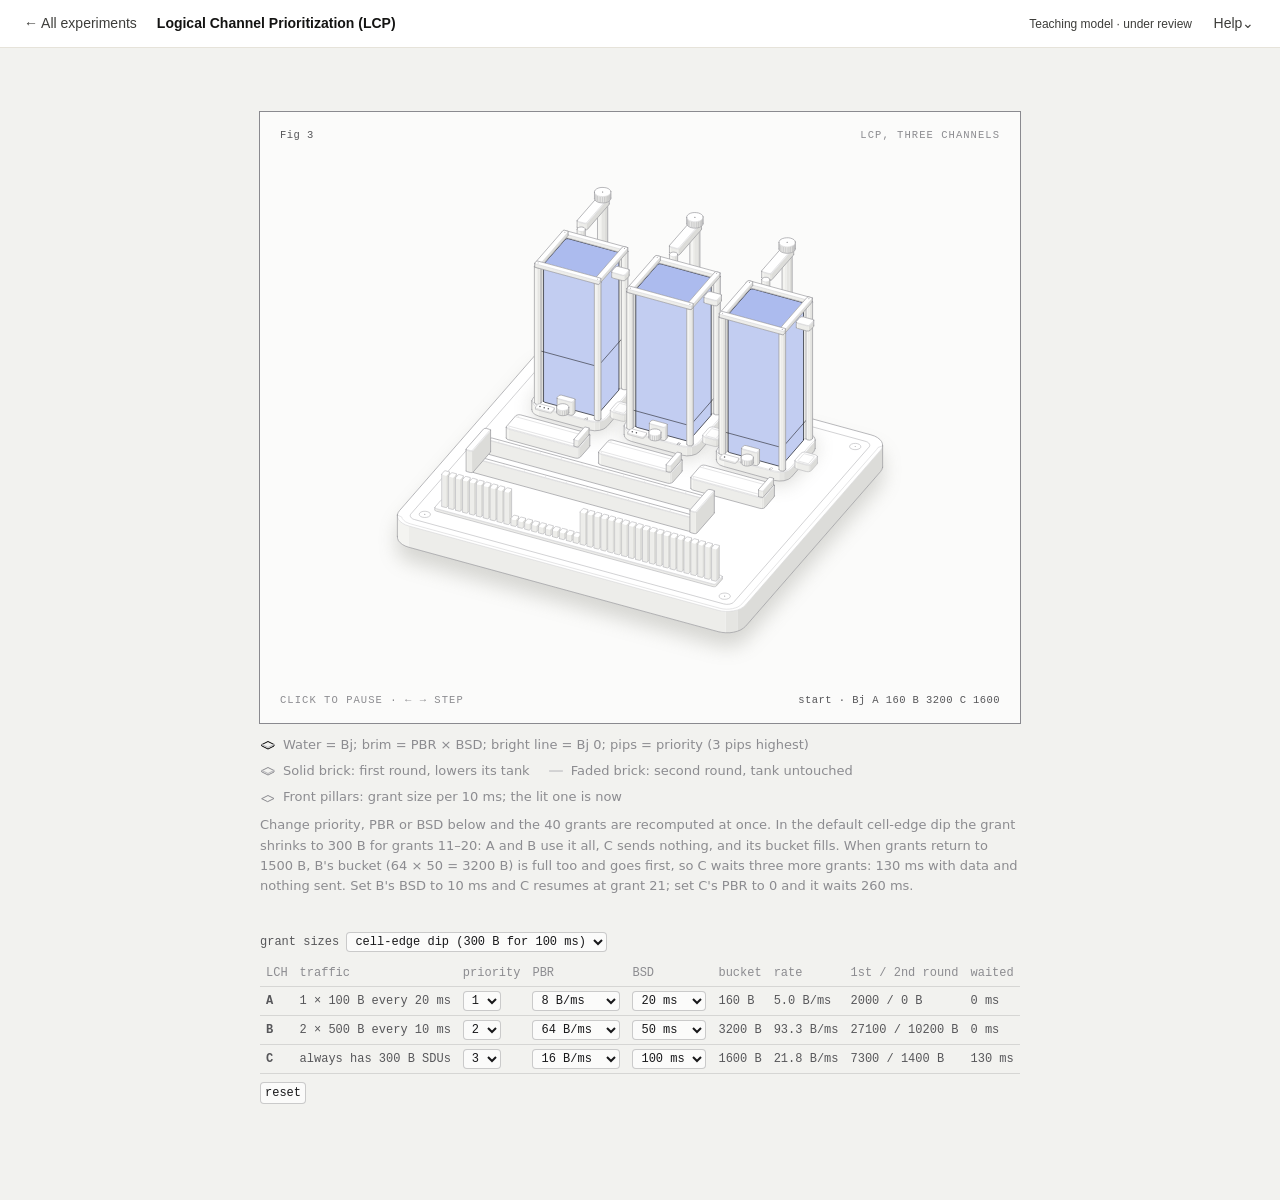
<file: prototype/lab/lcp/index.html>
<!doctype html><html lang="en"><head><meta charset="utf-8"><meta name="viewport" content="width=device-width, initial-scale=1"><title>Logical Channel Prioritization (LCP) · 3gpp.studio</title><style>
.iso{
  --anatomy-page:#0b0b0b;--anatomy-card:#131313;--anatomy-text:#a3a3a3;--anatomy-strong:#e6e6e6;--anatomy-muted:#6e6e6e;
  --anatomy-paper:#131313;--anatomy-face:#1b1b1b;--anatomy-top:#1c1c1c;
  --anatomy-shade-0:#0f0f0f;--anatomy-shade-1:#121212;--anatomy-shade-2:#151515;--anatomy-shade-3:#181818;
  --anatomy-lit-top:#262626;--anatomy-lit-shade:#1d1d1d;
  --anatomy-hi:#d4d4d4;--anatomy-mid:#6a6a6a;--anatomy-lo:#3e3e3e;--anatomy-faint:#2a2a2a;--anatomy-lit:#ffffff;
  --anatomy-halo:#050505;--anatomy-halo-opacity:.9;--anatomy-dot:#e6e6e6;
  --anatomy-red:#ff6b6b;--anatomy-green:#6be0a0;--anatomy-blue:#6b9bff;
  --anatomy-weight:.6px;--anatomy-ease:cubic-bezier(.32,.72,0,1);
  --anatomy-mono:ui-monospace,"SF Mono",Menlo,Consolas,monospace;
  --anatomy-lift:inset 0 1px 0 0 #ffffff0a,inset 0 0 0 1px #ffffff06,0 0 0 1px #00000026,0 1px 1px -.5px #00000014,0 3px 3px -1.5px #00000014,0 6px 6px -3px #00000014,0 12px 12px -6px #00000014;
}
.iso[data-theme="light"]{
  --anatomy-page:#f2f2ef;--anatomy-card:#fbfbfa;--anatomy-text:#57575a;--anatomy-strong:#18181a;--anatomy-muted:#8c8c90;
  --anatomy-paper:#fbfbfa;--anatomy-face:#ffffff;--anatomy-top:#ffffff;
  --anatomy-shade-0:#dcdcd9;--anatomy-shade-1:#e5e5e2;--anatomy-shade-2:#ededea;--anatomy-shade-3:#f4f4f1;
  --anatomy-lit-top:#ffffff;--anatomy-lit-shade:#eeeeeb;
  --anatomy-hi:#26262a;--anatomy-mid:#8a8a8f;--anatomy-lo:#b4b4b8;--anatomy-faint:#d4d4d6;--anatomy-lit:#000000;
  --anatomy-halo:#8a8a80;--anatomy-halo-opacity:.32;--anatomy-dot:#3a3a3e;
  --anatomy-red:#e5484d;--anatomy-green:#30a46c;--anatomy-blue:#3e63dd;
  --anatomy-lift:inset 0 1px 0 0 #ffffff,0 0 0 1px #0000000f,0 1px 1px -.5px #0000000a,0 3px 3px -1.5px #0000000a,0 6px 6px -3px #0000000a,0 12px 12px -6px #0000000a;
}
.iso-svg{display:block;width:100%;height:auto;overflow:visible}
.iso-svg path,.iso-svg circle{vector-effect:non-scaling-stroke}
.iso-fill{fill:var(--anatomy-paper);stroke:none}
.iso-solid[data-lit]>.iso-fill{fill:var(--anatomy-face)}
.iso-shade,.iso-top{stroke:none}
.iso-shade[data-shade="0"]{fill:var(--anatomy-shade-0)}
.iso-shade[data-shade="1"]{fill:var(--anatomy-shade-1)}
.iso-shade[data-shade="2"]{fill:var(--anatomy-shade-2)}
.iso-shade[data-shade="3"]{fill:var(--anatomy-shade-3)}
.iso-top{fill:var(--anatomy-top)}
.iso-solid[data-lit]>.iso-top{fill:var(--anatomy-lit-top)}
.iso-solid[data-lit]>.iso-shade{fill:var(--anatomy-lit-shade)}
.iso-solid[data-seamless]>.iso-shade,.iso-solid[data-seamless]>.iso-top{stroke-width:.4;stroke-linejoin:round}
.iso-solid[data-seamless]>.iso-shade[data-shade="0"]{stroke:var(--anatomy-shade-0)}
.iso-solid[data-seamless]>.iso-shade[data-shade="1"]{stroke:var(--anatomy-shade-1)}
.iso-solid[data-seamless]>.iso-shade[data-shade="2"]{stroke:var(--anatomy-shade-2)}
.iso-solid[data-seamless]>.iso-shade[data-shade="3"]{stroke:var(--anatomy-shade-3)}
.iso-solid[data-seamless]>.iso-top{stroke:var(--anatomy-top)}
.iso-solid[data-seamless][data-lit]>.iso-top{stroke:var(--anatomy-lit-top)}
.iso-solid[data-seamless][data-lit]>.iso-shade{stroke:var(--anatomy-lit-shade)}
.iso-solid[data-lit]>.iso-edge{stroke:var(--anatomy-lit)}
.iso-halo{fill:var(--anatomy-halo);stroke:none;filter:blur(9px);opacity:var(--anatomy-halo-opacity);transform:translateY(3px)}
.iso-line{fill:none;stroke:var(--anatomy-lo);stroke-width:var(--anatomy-weight);stroke-linecap:round;stroke-linejoin:round}
.iso-line[data-tone="hi"]{stroke:var(--anatomy-hi)}
.iso-line[data-tone="mid"]{stroke:var(--anatomy-mid)}
.iso-line[data-tone="lo"]{stroke:var(--anatomy-lo)}
.iso-line[data-tone="faint"]{stroke:var(--anatomy-faint)}
.iso-line[data-tone="lit"]{stroke:var(--anatomy-lit)}
.iso-line[data-tone="red"]{stroke:var(--anatomy-red)}
.iso-line[data-tone="green"]{stroke:var(--anatomy-green)}
.iso-line[data-tone="blue"]{stroke:var(--anatomy-blue)}
.iso-line[data-dotted]{stroke-dasharray:.01 3.5;stroke-width:1}
.iso-line[data-dashed]{stroke-dasharray:3 3}
.iso-line[data-flow]{stroke-dasharray:2 6}
.iso-wire-end{fill:var(--anatomy-paper);stroke:var(--anatomy-lo);stroke-width:var(--anatomy-weight)}
.iso-wire[data-tone="hi"] .iso-wire-end{stroke:var(--anatomy-hi)}
.iso-wire[data-tone="mid"] .iso-wire-end{stroke:var(--anatomy-mid)}
.iso-wire[data-tone="faint"] .iso-wire-end{stroke:var(--anatomy-faint)}
.iso-wire[data-tone="lit"] .iso-wire-end{stroke:var(--anatomy-lit)}
.iso-dots circle{fill:var(--anatomy-dot);stroke:none;opacity:.32}
.iso-dots[data-tone="hi"] circle{opacity:.85}
.iso-dots[data-tone="mid"] circle{opacity:.45}
.iso-dots[data-tone="lo"] circle{opacity:.22}
.iso-dots[data-tone="faint"] circle{opacity:.12}
.iso-face-text{fill:var(--anatomy-mid);font-family:var(--anatomy-mono);letter-spacing:.04em}
.iso-face-text[data-tone="hi"]{fill:var(--anatomy-hi)}
.iso-face-text[data-tone="lo"]{fill:var(--anatomy-lo)}
.iso-face-text[data-tone="faint"]{fill:var(--anatomy-faint)}
.tb-body{fill:var(--anatomy-shade-2);stroke:none}
.tb-shine{fill:var(--anatomy-top);stroke:none}
.tb-shade{fill:var(--anatomy-shade-0);stroke:none}
.tb-ring{fill:none;stroke:var(--anatomy-lo);stroke-width:.45;stroke-linecap:butt;stroke-linejoin:round}
.tb-ring[data-tone="mid"]{stroke:var(--anatomy-mid)}
.tb-ring[data-tone="faint"]{stroke:var(--anatomy-faint)}
.tb-ring[data-tone="hi"]{stroke:var(--anatomy-hi)}
@keyframes iso-flow{to{stroke-dashoffset:-32}}
@keyframes iso-pulse{0%,100%{opacity:.18}12%{opacity:1}40%{opacity:.18}}
.iso-line[data-flow]{animation:iso-flow 1600ms linear infinite}
.iso-dots circle[data-pulse]{animation:iso-pulse 1600ms steps(1,end) infinite;animation-delay:var(--pulse-at,0ms)}
.iso-figure{margin:32px 0 36px}
.iso-plate{position:relative;padding:52px 24px;border-radius:0;background:var(--anatomy-card);box-shadow:0 0 0 1px var(--anatomy-mid);--anatomy-paper:var(--anatomy-card)}
.iso-plate-corners{position:absolute;inset:18px 20px;pointer-events:none}
.iso-plate-corner{position:absolute;color:var(--anatomy-muted);font-family:var(--anatomy-mono);font-size:10.5px;line-height:1;letter-spacing:.04em;white-space:nowrap}
.iso-plate-corner[data-corner="fig"]{top:0;left:0;color:var(--anatomy-text)}
.iso-plate-corner[data-corner="title"]{top:0;right:0;text-transform:uppercase;letter-spacing:.1em}
.iso-plate-corner[data-corner="hint"]{bottom:0;left:0;text-transform:uppercase;letter-spacing:.1em}
.iso-plate-corner[data-corner="readout"]{right:0;bottom:0;color:var(--anatomy-text);font-variant-numeric:tabular-nums}
.iso-plate .iso-svg{margin:0 auto}
.iso-legend{display:grid;gap:8px;margin-top:12px;color:var(--anatomy-muted);font-size:13px;line-height:1.55}
.iso-keys{display:flex;flex-wrap:wrap;gap:6px 18px}
.iso-key{display:inline-flex;align-items:center;gap:7px}
.iso-swatch{width:16px;height:10px;flex:none;overflow:visible}
.iso-swatch path{fill:none;stroke:var(--anatomy-hi);stroke-width:1;vector-effect:non-scaling-stroke;stroke-linejoin:round;stroke-linecap:round}
.iso-swatch[data-mark="raised"] path,.iso-swatch[data-mark="flat"] path{stroke:var(--anatomy-mid)}
.iso-swatch[data-mark="lit"] path{stroke:var(--anatomy-lit)}
.iso-swatch[data-mark="dim"] path{stroke:var(--anatomy-lo)}
.iso-swatch[data-mark="dotted"] path{stroke-dasharray:.01 3;stroke-width:1.4}
.iso-swatch[data-mark="dashed"] path{stroke-dasharray:3 2.5}
.iso-swatch[data-mark="red"] path{stroke:var(--anatomy-red)}
.iso-swatch[data-mark="green"] path{stroke:var(--anatomy-green)}
.iso-swatch[data-mark="blue"] path{stroke:var(--anatomy-blue)}
.iso-swatch-crease{stroke:var(--anatomy-lo)!important}
@media (max-width:560px){.iso-plate{padding:48px 12px 70px}.iso-plate-corner[data-corner="hint"]{bottom:18px}}
@media (prefers-reduced-motion:reduce){.iso-line[data-flow],.iso-dots circle[data-pulse]{animation:none}}

*{box-sizing:border-box}
html{color-scheme:dark}
body[data-theme="light"]{color-scheme:light}
body{margin:0;background:var(--anatomy-page);color:var(--anatomy-text);font:14px/1.6 ui-sans-serif,system-ui,-apple-system,"Segoe UI",sans-serif;-webkit-font-smoothing:antialiased}
.iso-page{width:min(760px,100% - 32px);margin:64px auto 96px}
</style></head><body class="iso" data-theme="light">
<!-- S3 navigation adapter: the original experiment follows unchanged. -->
<style>
/* Isolated adapter; mirrors tokens.css v1. Update together. */
.s3bar,.s3bar *{box-sizing:border-box;font-family:ui-sans-serif,-apple-system,"Segoe UI",Arial,sans-serif;font-style:normal;letter-spacing:normal}
.s3bar{height:48px;background:#fff;border-bottom:1px solid #E6E3DA;display:flex;align-items:center;gap:20px;padding:0 24px;position:relative;z-index:20;font-size:14px;line-height:1.5;color:#3D3D3A}
.s3bar a{color:#3D3D3A;text-decoration:none;min-height:44px;display:inline-flex;align-items:center;white-space:nowrap}.s3bar a:hover{text-decoration:underline;text-underline-offset:4px}.s3bar-title{font-size:14px;line-height:1.5;font-weight:600;color:#141413;overflow:hidden;text-overflow:ellipsis;white-space:nowrap;min-width:0}.s3bar-note{margin-left:auto;font-size:12px;white-space:nowrap}.s3bar details{position:relative;flex:none;margin-left:0}.s3bar summary{display:flex;align-items:center;justify-content:center;min-width:44px;min-height:44px;cursor:pointer;list-style:none;font-size:14px}.s3bar summary::-webkit-details-marker{display:none}.s3bar-panel{position:absolute;right:0;top:44px;width:min(360px,calc(100vw - 32px));background:#fff;border:1px solid #E6E3DA;border-radius:8px;padding:16px;color:#3D3D3A;font-size:14px;line-height:1.65;box-shadow:0 8px 24px #14141314}.s3bar-panel ul{margin:0;padding-left:20px}.s3bar-panel p{font-size:13px;margin:12px 0 0}.s3bar-mobile{display:none}.s3bar :focus-visible{outline:2px solid #B85C3E;outline-offset:-2px}
@media(max-width:639px){.s3bar{height:44px;padding:0 16px;gap:12px}.s3bar-desktop,.s3bar-note{display:none}.s3bar-mobile{display:inline}.s3bar-title{flex:1}.s3bar details{margin-left:0}.s3bar-panel{top:44px}}
</style>
<nav class="s3bar" aria-label="Experiment navigation" lang="en">
  <a id="s3bar-back" href="../../index.html"><span class="s3bar-desktop">← All experiments</span><span class="s3bar-mobile">← All</span></a>
  <span class="s3bar-title"><span class="s3bar-desktop">Logical Channel Prioritization (LCP)</span><span class="s3bar-mobile">LCP</span></span>
  <span class="s3bar-note">Teaching model · under review</span>
  <details id="s3bar-help"><summary>Help <span aria-hidden="true">⌄</span></summary><div class="s3bar-panel">
    <strong class="s3bar-mobile">Teaching model · under review</strong>
    <p>Click the illustration to pause or resume. A paused run resumes on its own after about 12 seconds.</p>
    <p>With the illustration focused, ← and → step one grant; Home returns to the start.</p>
    <p>Change grant sizes, priority, PBR or BSD in the table below; results recompute immediately. reset restores the defaults.</p>
    <p>Simplified teaching model; technical review in progress. One grant every 10 ms, MAC and RLC headers ignored, 40 grants simulated.</p>
  </div></details>
</nav>
<script>
(()=>{
const allowed=new Set(['measurement','scheduling','power','security','beam']);
const raw=new URLSearchParams(location.search).get('from')||'';
const input=new URLSearchParams(raw.slice(0,2000)),clean=new URLSearchParams();
const q=(input.get('q')||'').slice(0,300).trim();if(q)clean.set('q',q);
const topics=[...new Set((input.get('topic')||'').split(',').filter(x=>allowed.has(x)))];if(topics.length)clean.set('topic',topics.join(','));
if(input.get('live')==='1')clean.set('live','1');
document.getElementById('s3bar-back').href=(location.pathname.endsWith('design-system.html')?'index.html':'../../index.html')+(clean.size?'?'+clean.toString():'');
const help=document.getElementById('s3bar-help');
help.addEventListener('keydown',e=>{if(e.key==='Escape'){help.open=false;help.querySelector('summary').focus();}});
document.addEventListener('click',e=>{if(!help.contains(e.target))help.open=false;});
})();
</script>
<!-- /S3 navigation adapter -->
<main class="iso-page"><figure class="iso-figure"><div class="iso-plate"><div class="iso-plate-corners" aria-hidden="true"><span class="iso-plate-corner" data-corner="fig">Fig 3</span><span class="iso-plate-corner" data-corner="title">LCP, three channels</span><span class="iso-plate-corner" data-corner="hint">Click to pause · ← → step</span><span class="iso-plate-corner" data-corner="readout" data-readout>start</span></div><style>
[data-part^="water"]{--anatomy-lit-top:color-mix(in srgb,var(--anatomy-blue) 42%,var(--anatomy-card));--anatomy-lit-shade:color-mix(in srgb,var(--anatomy-blue) 30%,var(--anatomy-card));--anatomy-face:color-mix(in srgb,var(--anatomy-blue) 24%,var(--anatomy-card))}
.lcp-controls{margin-top:16px;font:12px/1.5 var(--anatomy-mono);color:var(--anatomy-text);overflow-x:auto}
.lcp-controls table{border-collapse:collapse;width:100%;margin:8px 0}
.lcp-controls th,.lcp-controls td{border-bottom:1px solid color-mix(in srgb,var(--anatomy-text) 18%,transparent);padding:4px 6px;text-align:left;white-space:nowrap}
.lcp-controls thead th{color:var(--anatomy-muted);font-weight:400}
.lcp-controls select,.lcp-controls button{font:inherit;color:var(--anatomy-strong);background:var(--anatomy-card);border:1px solid color-mix(in srgb,var(--anatomy-text) 30%,transparent);border-radius:4px;padding:1px 4px}
</style><div class="iso-stage" tabindex="0" role="slider" aria-label="LCP with three logical channels: arrow keys step one grant at a time" aria-valuemin="0" aria-valuemax="40" aria-valuenow="0"><svg xmlns="http://www.w3.org/2000/svg" class="iso-svg" viewBox="0 0 660 470" role="img" aria-label="Three glass tanks for three logical channels A, B and C. Each tank's water level is Bj, scaled so the brim is the bucket size PBR × BSD and a bright line marks Bj = 0; pips on a small plate show the priority. Taps refill each tank before every grant. SDU bricks wait on decks and are loaded onto a grant tray whose length is the grant size. A row of pillars along the front is the grant size over 40 grants, with the current one lit."><path class="iso-halo" d="M105.1 335.2L105.7 333.2L107 331.2L232.2 187.7L234.2 185.9L236.7 184.4L239.7 183.2L243.1 182.3L246.7 181.8L250.5 181.8L254.1 182.1L257.6 182.8L544.2 261L547.4 262.1L550.1 263.5L552.3 265.2L553.9 267.1L554.7 269.1L554.9 271.2L554.9 290.9L554.3 293L553 294.9L427.8 438.4L425.8 440.2L423.3 441.7L420.3 443L416.9 443.8L413.3 444.3L409.5 444.4L405.9 444.1L402.4 443.3L115.8 365.2L112.6 364.1L109.9 362.7L107.7 361L106.1 359.1L105.3 357L105.1 355Z"/><g class="iso-solid"><path class="iso-fill" d="M245.8 230.3L246.2 228.2L247.5 226.2L249.5 224.5L252.1 223L255.3 221.9L258.8 221.2L262.5 221L266.2 221.2L269.7 221.9L272.9 223.1L275.5 224.5L277.5 226.3L278.7 228.3L279.1 230.4L279.1 233.5L278.7 235.6L277.4 237.5L275.4 239.3L272.8 240.8L269.6 241.9L266.1 242.6L262.4 242.8L258.7 242.5L255.1 241.8L252 240.7L249.4 239.2L247.4 237.5L246.2 235.5L245.8 233.4Z"/><path class="iso-shade" data-shade="0" d="M277.4 237.5L275.4 239.3L275.4 236.1L277.4 234.4ZM275.4 239.3L272.8 240.8L272.8 237.6L275.4 236.1ZM272.8 240.8L269.6 241.9L269.6 238.7L272.8 237.6ZM279.1 233.5L278.7 235.6L278.7 232.4L279.1 230.4ZM278.7 235.6L277.4 237.5L277.4 234.4L278.7 232.4Z"/><path class="iso-shade" data-shade="1" d="M269.6 241.9L266.1 242.6L266.1 239.4L269.6 238.7ZM266.1 242.6L262.4 242.8L262.4 239.6L266.1 239.4Z"/><path class="iso-shade" data-shade="2" d="M262.4 242.8L258.7 242.5L258.7 239.4L262.4 239.6ZM258.7 242.5L255.1 241.8L255.1 238.7L258.7 239.4Z"/><path class="iso-shade" data-shade="3" d="M255.1 241.8L252 240.7L252 237.6L255.1 238.7ZM252 240.7L249.4 239.2L249.4 236.1L252 237.6ZM249.4 239.2L247.4 237.5L247.4 234.3L249.4 236.1ZM247.4 237.5L246.2 235.5L246.2 232.3L247.4 234.3ZM246.2 235.5L245.8 233.4L245.8 230.3L246.2 232.3Z"/><path class="iso-top" d="M277.4 234.4L275.4 236.1L272.8 237.6L269.6 238.7L266.1 239.4L262.4 239.6L258.7 239.4L255.1 238.7L252 237.6L249.4 236.1L247.4 234.3L246.2 232.3L245.8 230.3L246.2 228.2L247.5 226.2L249.5 224.5L252.1 223L255.3 221.9L258.8 221.2L262.5 221L266.2 221.2L269.7 221.9L272.9 223.1L275.5 224.5L277.5 226.3L278.7 228.3L279.1 230.4L278.7 232.4Z"/><path class="iso-line iso-crease" data-tone="faint" d="M279.1 230.4L278.7 232.4L277.4 234.4L275.4 236.1L272.8 237.6L269.6 238.7L266.1 239.4L262.4 239.6L258.7 239.4L255.1 238.7L252 237.6L249.4 236.1L247.4 234.3L246.2 232.3L245.8 230.3"/><path class="iso-line iso-edge" data-tone="lo" d="M245.8 230.3L246.2 228.2L247.5 226.2L249.5 224.5L252.1 223L255.3 221.9L258.8 221.2L262.5 221L266.2 221.2L269.7 221.9L272.9 223.1L275.5 224.5L277.5 226.3L278.7 228.3L279.1 230.4M279.1 233.5L278.7 235.6L277.4 237.5L275.4 239.3L272.8 240.8L269.6 241.9L266.1 242.6L262.4 242.8L258.7 242.5L255.1 241.8L252 240.7L249.4 239.2L247.4 237.5L246.2 235.5L245.8 233.4M245.8 230.3L245.8 233.4M279.1 230.4L279.1 233.5"/></g><g class="iso-solid"><path class="iso-fill" d="M249.6 223.6L249.9 222L250.9 220.4L252.4 219.1L254.5 218L256.9 217.1L259.7 216.6L262.5 216.4L265.4 216.6L268.1 217.1L270.5 218L272.5 219.1L274.1 220.5L275 222L275.3 223.6L275.3 230.3L275 231.9L274 233.5L272.5 234.8L270.4 235.9L268 236.8L265.2 237.3L262.4 237.5L259.5 237.3L256.8 236.8L254.4 235.9L252.4 234.8L250.8 233.4L249.9 231.9L249.6 230.3Z"/><path class="iso-shade" data-shade="0" d="M274 233.5L272.5 234.8L272.5 228.1L274 226.7ZM272.5 234.8L270.4 235.9L270.4 229.2L272.5 228.1ZM270.4 235.9L268 236.8L268 230.1L270.4 229.2ZM275.3 230.3L275 231.9L275 225.2L275.3 223.6ZM275 231.9L274 233.5L274 226.7L275 225.2Z"/><path class="iso-shade" data-shade="1" d="M268 236.8L265.2 237.3L265.2 230.6L268 230.1ZM265.2 237.3L262.4 237.5L262.4 230.8L265.2 230.6Z"/><path class="iso-shade" data-shade="2" d="M262.4 237.5L259.5 237.3L259.5 230.6L262.4 230.8ZM259.5 237.3L256.8 236.8L256.8 230.1L259.5 230.6Z"/><path class="iso-shade" data-shade="3" d="M256.8 236.8L254.4 235.9L254.4 229.2L256.8 230.1ZM254.4 235.9L252.4 234.8L252.4 228.1L254.4 229.2ZM252.4 234.8L250.8 233.4L250.8 226.7L252.4 228.1ZM250.8 233.4L249.9 231.9L249.9 225.2L250.8 226.7ZM249.9 231.9L249.6 230.3L249.6 223.6L249.9 225.2Z"/><path class="iso-top" d="M274 226.7L272.5 228.1L270.4 229.2L268 230.1L265.2 230.6L262.4 230.8L259.5 230.6L256.8 230.1L254.4 229.2L252.4 228.1L250.8 226.7L249.9 225.2L249.6 223.6L249.9 222L250.9 220.4L252.4 219.1L254.5 218L256.9 217.1L259.7 216.6L262.5 216.4L265.4 216.6L268.1 217.1L270.5 218L272.5 219.1L274.1 220.5L275 222L275.3 223.6L275 225.2Z"/><path class="iso-line iso-crease" data-tone="faint" d="M275.3 223.6L275 225.2L274 226.7L272.5 228.1L270.4 229.2L268 230.1L265.2 230.6L262.4 230.8L259.5 230.6L256.8 230.1L254.4 229.2L252.4 228.1L250.8 226.7L249.9 225.2L249.6 223.6"/><path class="iso-line iso-edge" data-tone="mid" d="M249.6 223.6L249.9 222L250.9 220.4L252.4 219.1L254.5 218L256.9 217.1L259.7 216.6L262.5 216.4L265.4 216.6L268.1 217.1L270.5 218L272.5 219.1L274.1 220.5L275 222L275.3 223.6M275.3 230.3L275 231.9L274 233.5L272.5 234.8L270.4 235.9L268 236.8L265.2 237.3L262.4 237.5L259.5 237.3L256.8 236.8L254.4 235.9L252.4 234.8L250.8 233.4L249.9 231.9L249.6 230.3M249.6 223.6L249.6 230.3M275.3 223.6L275.3 230.3"/></g><g class="iso-solid"><path class="iso-fill" d="M481 294.4L481.5 292.3L482.7 290.4L484.7 288.6L487.4 287.2L490.5 286.1L494.1 285.4L497.8 285.1L501.5 285.4L505 286.1L508.1 287.2L510.8 288.7L512.7 290.5L513.9 292.4L514.3 294.5L514.3 297.7L513.9 299.7L512.7 301.7L510.7 303.5L508 304.9L504.8 306L501.3 306.7L497.6 306.9L493.9 306.7L490.4 306L487.2 304.9L484.6 303.4L482.6 301.6L481.4 299.6L481 297.6Z"/><path class="iso-shade" data-shade="0" d="M512.7 301.7L510.7 303.5L510.7 300.3L512.7 298.5ZM510.7 303.5L508 304.9L508 301.8L510.7 300.3ZM508 304.9L504.8 306L504.8 302.9L508 301.8ZM514.3 297.7L513.9 299.7L513.9 296.6L514.3 294.5ZM513.9 299.7L512.7 301.7L512.7 298.5L513.9 296.6Z"/><path class="iso-shade" data-shade="1" d="M504.8 306L501.3 306.7L501.3 303.6L504.8 302.9ZM501.3 306.7L497.6 306.9L497.6 303.8L501.3 303.6Z"/><path class="iso-shade" data-shade="2" d="M497.6 306.9L493.9 306.7L493.9 303.5L497.6 303.8ZM493.9 306.7L490.4 306L490.4 302.8L493.9 303.5Z"/><path class="iso-shade" data-shade="3" d="M490.4 306L487.2 304.9L487.2 301.7L490.4 302.8ZM487.2 304.9L484.6 303.4L484.6 300.2L487.2 301.7ZM484.6 303.4L482.6 301.6L482.6 298.5L484.6 300.2ZM482.6 301.6L481.4 299.6L481.4 296.5L482.6 298.5ZM481.4 299.6L481 297.6L481 294.4L481.4 296.5Z"/><path class="iso-top" d="M512.7 298.5L510.7 300.3L508 301.8L504.8 302.9L501.3 303.6L497.6 303.8L493.9 303.5L490.4 302.8L487.2 301.7L484.6 300.2L482.6 298.5L481.4 296.5L481 294.4L481.5 292.3L482.7 290.4L484.7 288.6L487.4 287.2L490.5 286.1L494.1 285.4L497.8 285.1L501.5 285.4L505 286.1L508.1 287.2L510.8 288.7L512.7 290.5L513.9 292.4L514.3 294.5L513.9 296.6Z"/><path class="iso-line iso-crease" data-tone="faint" d="M514.3 294.5L513.9 296.6L512.7 298.5L510.7 300.3L508 301.8L504.8 302.9L501.3 303.6L497.6 303.8L493.9 303.5L490.4 302.8L487.2 301.7L484.6 300.2L482.6 298.5L481.4 296.5L481 294.4"/><path class="iso-line iso-edge" data-tone="lo" d="M481 294.4L481.5 292.3L482.7 290.4L484.7 288.6L487.4 287.2L490.5 286.1L494.1 285.4L497.8 285.1L501.5 285.4L505 286.1L508.1 287.2L510.8 288.7L512.7 290.5L513.9 292.4L514.3 294.5M514.3 297.7L513.9 299.7L512.7 301.7L510.7 303.5L508 304.9L504.8 306L501.3 306.7L497.6 306.9L493.9 306.7L490.4 306L487.2 304.9L484.6 303.4L482.6 301.6L481.4 299.6L481 297.6M481 294.4L481 297.6M514.3 294.5L514.3 297.7"/></g><g class="iso-solid"><path class="iso-fill" d="M484.8 287.7L485.2 286.1L486.1 284.6L487.7 283.2L489.7 282.1L492.2 281.3L494.9 280.7L497.7 280.6L500.6 280.8L503.3 281.3L505.7 282.2L507.8 283.3L509.3 284.7L510.2 286.2L510.5 287.8L510.5 294.5L510.2 296.1L509.2 297.6L507.7 299L505.6 300.1L503.2 301L500.5 301.5L497.6 301.6L494.8 301.5L492 300.9L489.6 300.1L487.6 298.9L486.1 297.5L485.1 296L484.8 294.4Z"/><path class="iso-shade" data-shade="0" d="M509.2 297.6L507.7 299L507.7 292.3L509.2 290.9ZM507.7 299L505.6 300.1L505.6 293.4L507.7 292.3ZM505.6 300.1L503.2 301L503.2 294.2L505.6 293.4ZM510.5 294.5L510.2 296.1L510.2 289.4L510.5 287.8ZM510.2 296.1L509.2 297.6L509.2 290.9L510.2 289.4Z"/><path class="iso-shade" data-shade="1" d="M503.2 301L500.5 301.5L500.5 294.8L503.2 294.2ZM500.5 301.5L497.6 301.6L497.6 294.9L500.5 294.8Z"/><path class="iso-shade" data-shade="2" d="M497.6 301.6L494.8 301.5L494.8 294.8L497.6 294.9ZM494.8 301.5L492 300.9L492 294.2L494.8 294.8Z"/><path class="iso-shade" data-shade="3" d="M492 300.9L489.6 300.1L489.6 293.4L492 294.2ZM489.6 300.1L487.6 298.9L487.6 292.2L489.6 293.4ZM487.6 298.9L486.1 297.5L486.1 290.8L487.6 292.2ZM486.1 297.5L485.1 296L485.1 289.3L486.1 290.8ZM485.1 296L484.8 294.4L484.8 287.7L485.1 289.3Z"/><path class="iso-top" d="M509.2 290.9L507.7 292.3L505.6 293.4L503.2 294.2L500.5 294.8L497.6 294.9L494.8 294.8L492 294.2L489.6 293.4L487.6 292.2L486.1 290.8L485.1 289.3L484.8 287.7L485.2 286.1L486.1 284.6L487.7 283.2L489.7 282.1L492.2 281.3L494.9 280.7L497.7 280.6L500.6 280.8L503.3 281.3L505.7 282.2L507.8 283.3L509.3 284.7L510.2 286.2L510.5 287.8L510.2 289.4Z"/><path class="iso-line iso-crease" data-tone="faint" d="M510.5 287.8L510.2 289.4L509.2 290.9L507.7 292.3L505.6 293.4L503.2 294.2L500.5 294.8L497.6 294.9L494.8 294.8L492 294.2L489.6 293.4L487.6 292.2L486.1 290.8L485.1 289.3L484.8 287.7"/><path class="iso-line iso-edge" data-tone="mid" d="M484.8 287.7L485.2 286.1L486.1 284.6L487.7 283.2L489.7 282.1L492.2 281.3L494.9 280.7L497.7 280.6L500.6 280.8L503.3 281.3L505.7 282.2L507.8 283.3L509.3 284.7L510.2 286.2L510.5 287.8M510.5 294.5L510.2 296.1L509.2 297.6L507.7 299L505.6 300.1L503.2 301L500.5 301.5L497.6 301.6L494.8 301.5L492 300.9L489.6 300.1L487.6 298.9L486.1 297.5L485.1 296L484.8 294.4M484.8 287.7L484.8 294.4M510.5 287.8L510.5 294.5"/></g><g class="iso-solid"><path class="iso-fill" d="M145.7 345.1L146.1 343L147.3 341L149.3 339.3L152 337.8L155.2 336.7L158.7 336L162.4 335.8L166.1 336L169.6 336.7L172.8 337.9L175.4 339.3L177.4 341.1L178.6 343.1L179 345.2L179 348.3L178.5 350.4L177.3 352.3L175.3 354.1L172.6 355.6L169.5 356.7L165.9 357.4L162.2 357.6L158.5 357.3L155 356.6L151.9 355.5L149.2 354L147.3 352.3L146.1 350.3L145.7 348.2Z"/><path class="iso-shade" data-shade="0" d="M177.3 352.3L175.3 354.1L175.3 350.9L177.3 349.2ZM175.3 354.1L172.6 355.6L172.6 352.4L175.3 350.9ZM172.6 355.6L169.5 356.7L169.5 353.5L172.6 352.4ZM179 348.3L178.5 350.4L178.5 347.2L179 345.2ZM178.5 350.4L177.3 352.3L177.3 349.2L178.5 347.2Z"/><path class="iso-shade" data-shade="1" d="M169.5 356.7L165.9 357.4L165.9 354.2L169.5 353.5ZM165.9 357.4L162.2 357.6L162.2 354.4L165.9 354.2Z"/><path class="iso-shade" data-shade="2" d="M162.2 357.6L158.5 357.3L158.5 354.2L162.2 354.4ZM158.5 357.3L155 356.6L155 353.5L158.5 354.2Z"/><path class="iso-shade" data-shade="3" d="M155 356.6L151.9 355.5L151.9 352.4L155 353.5ZM151.9 355.5L149.2 354L149.2 350.9L151.9 352.4ZM149.2 354L147.3 352.3L147.3 349.1L149.2 350.9ZM147.3 352.3L146.1 350.3L146.1 347.1L147.3 349.1ZM146.1 350.3L145.7 348.2L145.7 345.1L146.1 347.1Z"/><path class="iso-top" d="M177.3 349.2L175.3 350.9L172.6 352.4L169.5 353.5L165.9 354.2L162.2 354.4L158.5 354.2L155 353.5L151.9 352.4L149.2 350.9L147.3 349.1L146.1 347.1L145.7 345.1L146.1 343L147.3 341L149.3 339.3L152 337.8L155.2 336.7L158.7 336L162.4 335.8L166.1 336L169.6 336.7L172.8 337.9L175.4 339.3L177.4 341.1L178.6 343.1L179 345.2L178.5 347.2Z"/><path class="iso-line iso-crease" data-tone="faint" d="M179 345.2L178.5 347.2L177.3 349.2L175.3 350.9L172.6 352.4L169.5 353.5L165.9 354.2L162.2 354.4L158.5 354.2L155 353.5L151.9 352.4L149.2 350.9L147.3 349.1L146.1 347.1L145.7 345.1"/><path class="iso-line iso-edge" data-tone="lo" d="M145.7 345.1L146.1 343L147.3 341L149.3 339.3L152 337.8L155.2 336.7L158.7 336L162.4 335.8L166.1 336L169.6 336.7L172.8 337.9L175.4 339.3L177.4 341.1L178.6 343.1L179 345.2M179 348.3L178.5 350.4L177.3 352.3L175.3 354.1L172.6 355.6L169.5 356.7L165.9 357.4L162.2 357.6L158.5 357.3L155 356.6L151.9 355.5L149.2 354L147.3 352.3L146.1 350.3L145.7 348.2M145.7 345.1L145.7 348.2M179 345.2L179 348.3"/></g><g class="iso-solid"><path class="iso-fill" d="M149.5 338.4L149.8 336.8L150.8 335.2L152.3 333.9L154.4 332.8L156.8 331.9L159.5 331.4L162.4 331.2L165.2 331.4L168 331.9L170.4 332.8L172.4 333.9L173.9 335.3L174.9 336.8L175.2 338.4L175.2 345.1L174.8 346.7L173.9 348.3L172.3 349.6L170.3 350.7L167.8 351.6L165.1 352.1L162.3 352.3L159.4 352.1L156.7 351.6L154.3 350.7L152.2 349.6L150.7 348.2L149.8 346.7L149.5 345.1Z"/><path class="iso-shade" data-shade="0" d="M173.9 348.3L172.3 349.6L172.3 342.9L173.9 341.5ZM172.3 349.6L170.3 350.7L170.3 344L172.3 342.9ZM170.3 350.7L167.8 351.6L167.8 344.9L170.3 344ZM175.2 345.1L174.8 346.7L174.8 340L175.2 338.4ZM174.8 346.7L173.9 348.3L173.9 341.5L174.8 340Z"/><path class="iso-shade" data-shade="1" d="M167.8 351.6L165.1 352.1L165.1 345.4L167.8 344.9ZM165.1 352.1L162.3 352.3L162.3 345.6L165.1 345.4Z"/><path class="iso-shade" data-shade="2" d="M162.3 352.3L159.4 352.1L159.4 345.4L162.3 345.6ZM159.4 352.1L156.7 351.6L156.7 344.9L159.4 345.4Z"/><path class="iso-shade" data-shade="3" d="M156.7 351.6L154.3 350.7L154.3 344L156.7 344.9ZM154.3 350.7L152.2 349.6L152.2 342.9L154.3 344ZM152.2 349.6L150.7 348.2L150.7 341.5L152.2 342.9ZM150.7 348.2L149.8 346.7L149.8 340L150.7 341.5ZM149.8 346.7L149.5 345.1L149.5 338.4L149.8 340Z"/><path class="iso-top" d="M173.9 341.5L172.3 342.9L170.3 344L167.8 344.9L165.1 345.4L162.3 345.6L159.4 345.4L156.7 344.9L154.3 344L152.2 342.9L150.7 341.5L149.8 340L149.5 338.4L149.8 336.8L150.8 335.2L152.3 333.9L154.4 332.8L156.8 331.9L159.5 331.4L162.4 331.2L165.2 331.4L168 331.9L170.4 332.8L172.4 333.9L173.9 335.3L174.9 336.8L175.2 338.4L174.8 340Z"/><path class="iso-line iso-crease" data-tone="faint" d="M175.2 338.4L174.8 340L173.9 341.5L172.3 342.9L170.3 344L167.8 344.9L165.1 345.4L162.3 345.6L159.4 345.4L156.7 344.9L154.3 344L152.2 342.9L150.7 341.5L149.8 340L149.5 338.4"/><path class="iso-line iso-edge" data-tone="mid" d="M149.5 338.4L149.8 336.8L150.8 335.2L152.3 333.9L154.4 332.8L156.8 331.9L159.5 331.4L162.4 331.2L165.2 331.4L168 331.9L170.4 332.8L172.4 333.9L173.9 335.3L174.9 336.8L175.2 338.4M175.2 345.1L174.8 346.7L173.9 348.3L172.3 349.6L170.3 350.7L167.8 351.6L165.1 352.1L162.3 352.3L159.4 352.1L156.7 351.6L154.3 350.7L152.2 349.6L150.7 348.2L149.8 346.7L149.5 345.1M149.5 338.4L149.5 345.1M175.2 338.4L175.2 345.1"/></g><g class="iso-solid"><path class="iso-fill" d="M380.9 409.2L381.3 407.1L382.6 405.2L384.6 403.4L387.2 402L390.4 400.9L393.9 400.2L397.6 399.9L401.3 400.2L404.9 400.9L408 402L410.6 403.5L412.6 405.3L413.8 407.2L414.2 409.3L414.2 412.5L413.8 414.5L412.5 416.5L410.5 418.3L407.9 419.7L404.7 420.8L401.2 421.5L397.5 421.7L393.8 421.5L390.3 420.8L387.1 419.7L384.5 418.2L382.5 416.4L381.3 414.4L380.9 412.4Z"/><path class="iso-shade" data-shade="0" d="M412.5 416.5L410.5 418.3L410.5 415.1L412.5 413.3ZM410.5 418.3L407.9 419.7L407.9 416.6L410.5 415.1ZM407.9 419.7L404.7 420.8L404.7 417.7L407.9 416.6ZM414.2 412.5L413.8 414.5L413.8 411.4L414.2 409.3ZM413.8 414.5L412.5 416.5L412.5 413.3L413.8 411.4Z"/><path class="iso-shade" data-shade="1" d="M404.7 420.8L401.2 421.5L401.2 418.4L404.7 417.7ZM401.2 421.5L397.5 421.7L397.5 418.6L401.2 418.4Z"/><path class="iso-shade" data-shade="2" d="M397.5 421.7L393.8 421.5L393.8 418.3L397.5 418.6ZM393.8 421.5L390.3 420.8L390.3 417.6L393.8 418.3Z"/><path class="iso-shade" data-shade="3" d="M390.3 420.8L387.1 419.7L387.1 416.5L390.3 417.6ZM387.1 419.7L384.5 418.2L384.5 415L387.1 416.5ZM384.5 418.2L382.5 416.4L382.5 413.3L384.5 415ZM382.5 416.4L381.3 414.4L381.3 411.3L382.5 413.3ZM381.3 414.4L380.9 412.4L380.9 409.2L381.3 411.3Z"/><path class="iso-top" d="M412.5 413.3L410.5 415.1L407.9 416.6L404.7 417.7L401.2 418.4L397.5 418.6L393.8 418.3L390.3 417.6L387.1 416.5L384.5 415L382.5 413.3L381.3 411.3L380.9 409.2L381.3 407.1L382.6 405.2L384.6 403.4L387.2 402L390.4 400.9L393.9 400.2L397.6 399.9L401.3 400.2L404.9 400.9L408 402L410.6 403.5L412.6 405.3L413.8 407.2L414.2 409.3L413.8 411.4Z"/><path class="iso-line iso-crease" data-tone="faint" d="M414.2 409.3L413.8 411.4L412.5 413.3L410.5 415.1L407.9 416.6L404.7 417.7L401.2 418.4L397.5 418.6L393.8 418.3L390.3 417.6L387.1 416.5L384.5 415L382.5 413.3L381.3 411.3L380.9 409.2"/><path class="iso-line iso-edge" data-tone="lo" d="M380.9 409.2L381.3 407.1L382.6 405.2L384.6 403.4L387.2 402L390.4 400.9L393.9 400.2L397.6 399.9L401.3 400.2L404.9 400.9L408 402L410.6 403.5L412.6 405.3L413.8 407.2L414.2 409.3M414.2 412.5L413.8 414.5L412.5 416.5L410.5 418.3L407.9 419.7L404.7 420.8L401.2 421.5L397.5 421.7L393.8 421.5L390.3 420.8L387.1 419.7L384.5 418.2L382.5 416.4L381.3 414.4L380.9 412.4M380.9 409.2L380.9 412.4M414.2 409.3L414.2 412.5"/></g><g class="iso-solid"><path class="iso-fill" d="M384.7 402.5L385 400.9L386 399.4L387.5 398L389.6 396.9L392 396.1L394.8 395.5L397.6 395.4L400.5 395.6L403.2 396.1L405.6 397L407.6 398.1L409.2 399.5L410.1 401L410.4 402.6L410.4 409.3L410.1 410.9L409.1 412.4L407.6 413.8L405.5 414.9L403.1 415.8L400.3 416.3L397.5 416.4L394.6 416.3L391.9 415.7L389.5 414.9L387.5 413.7L385.9 412.3L385 410.8L384.7 409.2Z"/><path class="iso-shade" data-shade="0" d="M409.1 412.4L407.6 413.8L407.6 407.1L409.1 405.7ZM407.6 413.8L405.5 414.9L405.5 408.2L407.6 407.1ZM405.5 414.9L403.1 415.8L403.1 409L405.5 408.2ZM410.4 409.3L410.1 410.9L410.1 404.2L410.4 402.6ZM410.1 410.9L409.1 412.4L409.1 405.7L410.1 404.2Z"/><path class="iso-shade" data-shade="1" d="M403.1 415.8L400.3 416.3L400.3 409.6L403.1 409ZM400.3 416.3L397.5 416.4L397.5 409.7L400.3 409.6Z"/><path class="iso-shade" data-shade="2" d="M397.5 416.4L394.6 416.3L394.6 409.6L397.5 409.7ZM394.6 416.3L391.9 415.7L391.9 409L394.6 409.6Z"/><path class="iso-shade" data-shade="3" d="M391.9 415.7L389.5 414.9L389.5 408.2L391.9 409ZM389.5 414.9L387.5 413.7L387.5 407L389.5 408.2ZM387.5 413.7L385.9 412.3L385.9 405.6L387.5 407ZM385.9 412.3L385 410.8L385 404.1L385.9 405.6ZM385 410.8L384.7 409.2L384.7 402.5L385 404.1Z"/><path class="iso-top" d="M409.1 405.7L407.6 407.1L405.5 408.2L403.1 409L400.3 409.6L397.5 409.7L394.6 409.6L391.9 409L389.5 408.2L387.5 407L385.9 405.6L385 404.1L384.7 402.5L385 400.9L386 399.4L387.5 398L389.6 396.9L392 396.1L394.8 395.5L397.6 395.4L400.5 395.6L403.2 396.1L405.6 397L407.6 398.1L409.2 399.5L410.1 401L410.4 402.6L410.1 404.2Z"/><path class="iso-line iso-crease" data-tone="faint" d="M410.4 402.6L410.1 404.2L409.1 405.7L407.6 407.1L405.5 408.2L403.1 409L400.3 409.6L397.5 409.7L394.6 409.6L391.9 409L389.5 408.2L387.5 407L385.9 405.6L385 404.1L384.7 402.5"/><path class="iso-line iso-edge" data-tone="mid" d="M384.7 402.5L385 400.9L386 399.4L387.5 398L389.6 396.9L392 396.1L394.8 395.5L397.6 395.4L400.5 395.6L403.2 396.1L405.6 397L407.6 398.1L409.2 399.5L410.1 401L410.4 402.6M410.4 409.3L410.1 410.9L409.1 412.4L407.6 413.8L405.5 414.9L403.1 415.8L400.3 416.3L397.5 416.4L394.6 416.3L391.9 415.7L389.5 414.9L387.5 413.7L385.9 412.3L385 410.8L384.7 409.2M384.7 402.5L384.7 409.2M410.4 402.6L410.4 409.3"/></g><g class="iso-solid"><path class="iso-fill" d="M105.1 325.4L105.7 323.3L107 321.4L232.2 177.9L234.2 176.1L236.7 174.6L239.7 173.3L243.1 172.5L246.7 172L250.5 171.9L254.1 172.2L257.6 173L544.2 251.1L547.4 252.2L550.1 253.6L552.3 255.3L553.9 257.2L554.7 259.2L554.9 261.3L554.9 281.1L554.3 283.1L553 285.1L427.8 428.6L425.8 430.3L423.3 431.9L420.3 433.1L416.9 434L413.3 434.5L409.5 434.5L405.9 434.2L402.4 433.5L115.8 355.3L112.6 354.2L109.9 352.8L107.7 351.1L106.1 349.2L105.3 347.2L105.1 345.1Z"/><path class="iso-shade" data-shade="0" d="M554.9 281.1L554.3 283.1L554.3 263.4L554.9 261.3ZM554.3 283.1L553 285.1L553 265.3L554.3 263.4ZM553 285.1L427.8 428.6L427.8 408.8L553 265.3ZM427.8 428.6L425.8 430.3L425.8 410.6L427.8 408.8ZM425.8 430.3L423.3 431.9L423.3 412.2L425.8 410.6ZM423.3 431.9L420.3 433.1L420.3 413.4L423.3 412.2Z"/><path class="iso-shade" data-shade="1" d="M420.3 433.1L416.9 434L416.9 414.2L420.3 413.4ZM416.9 434L413.3 434.5L413.3 414.7L416.9 414.2ZM413.3 434.5L409.5 434.5L409.5 414.8L413.3 414.7Z"/><path class="iso-shade" data-shade="2" d="M409.5 434.5L405.9 434.2L405.9 414.5L409.5 414.8ZM405.9 434.2L402.4 433.5L402.4 413.7L405.9 414.5ZM402.4 433.5L115.8 355.3L115.8 335.6L402.4 413.7Z"/><path class="iso-shade" data-shade="3" d="M115.8 355.3L112.6 354.2L112.6 334.5L115.8 335.6ZM112.6 354.2L109.9 352.8L109.9 333.1L112.6 334.5ZM109.9 352.8L107.7 351.1L107.7 331.4L109.9 333.1ZM107.7 351.1L106.1 349.2L106.1 329.5L107.7 331.4ZM106.1 349.2L105.3 347.2L105.3 327.5L106.1 329.5ZM105.3 347.2L105.1 345.1L105.1 325.4L105.3 327.5Z"/><path class="iso-top" d="M544.2 251.1L547.4 252.2L550.1 253.6L552.3 255.3L553.9 257.2L554.7 259.2L554.9 261.3L554.3 263.4L553 265.3L427.8 408.8L425.8 410.6L423.3 412.2L420.3 413.4L416.9 414.2L413.3 414.7L409.5 414.8L405.9 414.5L402.4 413.7L115.8 335.6L112.6 334.5L109.9 333.1L107.7 331.4L106.1 329.5L105.3 327.5L105.1 325.4L105.7 323.3L107 321.4L232.2 177.9L234.2 176.1L236.7 174.6L239.7 173.3L243.1 172.5L246.7 172L250.5 171.9L254.1 172.2L257.6 173Z"/><path class="iso-line iso-crease" data-tone="faint" d="M554.9 261.3L554.3 263.4L553 265.3L427.8 408.8L425.8 410.6L423.3 412.2L420.3 413.4L416.9 414.2L413.3 414.7L409.5 414.8L405.9 414.5L402.4 413.7L115.8 335.6L112.6 334.5L109.9 333.1L107.7 331.4L106.1 329.5L105.3 327.5L105.1 325.4"/><path class="iso-line iso-bevel" data-tone="faint" d="M554.9 261.3L550.6 262.8L549.5 264.5L424.5 407.8L422.8 409.3L420.8 410.6L418.4 411.5L415.7 412.2L412.8 412.6L409.8 412.7L406.8 412.4L403.9 411.8L117.6 333.7L114.9 332.8L112.7 331.7L111 330.3L109.7 328.8L109.1 327.2L105.1 325.4"/><path class="iso-line iso-edge" data-tone="mid" d="M105.1 325.4L105.7 323.3L107 321.4L232.2 177.9L234.2 176.1L236.7 174.6L239.7 173.3L243.1 172.5L246.7 172L250.5 171.9L254.1 172.2L257.6 173L544.2 251.1L547.4 252.2L550.1 253.6L552.3 255.3L553.9 257.2L554.7 259.2L554.9 261.3M554.9 281.1L554.3 283.1L553 285.1L427.8 428.6L425.8 430.3L423.3 431.9L420.3 433.1L416.9 434L413.3 434.5L409.5 434.5L405.9 434.2L402.4 433.5L115.8 355.3L112.6 354.2L109.9 352.8L107.7 351.1L106.1 349.2L105.3 347.2L105.1 345.1M554.9 261.3L554.9 281.1M105.1 325.4L105.1 345.1"/></g><path class="iso-line" data-tone="lo" d="M539 257.1L540.2 257.5L541.2 258L542 258.7L542.6 259.4L542.9 260.1L543 260.9L542.8 261.7L542.3 262.4L417.1 405.9L416.4 406.6L415.4 407.2L414.3 407.6L413 408L411.7 408.1L410.3 408.2L408.9 408L407.6 407.8L121 329.6L119.8 329.2L118.8 328.7L118 328L117.4 327.3L117.1 326.6L117 325.8L117.2 325L117.7 324.3L242.9 180.8L243.6 180.1L244.6 179.5L245.7 179.1L247 178.8L248.3 178.6L249.7 178.5L251.1 178.7L252.4 178.9Z"/><path class="iso-line" data-tone="lo" d="M256.2 187.4L255 188.3L253.2 188.9L251.2 189L249.2 188.7L247.6 188L246.5 187L246.3 185.9L246.8 184.8L248 183.9L249.8 183.3L251.8 183.2L253.8 183.5L255.4 184.1L256.4 185.1L256.7 186.3ZM534.2 263.2L533 264.1L531.2 264.7L529.2 264.8L527.2 264.5L525.6 263.8L524.5 262.9L524.3 261.7L524.8 260.6L526 259.7L527.8 259.1L529.8 259L531.8 259.3L533.4 260L534.4 261L534.7 262.1ZM135.2 326.1L134 327L132.2 327.6L130.2 327.7L128.2 327.4L126.6 326.7L125.6 325.8L125.3 324.6L125.8 323.5L127 322.6L128.8 322L130.8 321.9L132.8 322.2L134.4 322.9L135.5 323.8L135.7 325ZM413.2 401.9L412 402.8L410.2 403.4L408.2 403.5L406.2 403.3L404.6 402.6L403.6 401.6L403.3 400.4L403.8 399.3L405 398.4L406.8 397.9L408.8 397.7L410.8 398L412.4 398.7L413.5 399.7L413.7 400.8Z"/><g class="iso-dots" data-tone="mid"><circle cx="251.5" cy="186.1" r="0.5"/><circle cx="529.5" cy="261.9" r="0.5"/><circle cx="130.5" cy="324.8" r="0.5"/><circle cx="408.5" cy="400.6" r="0.5"/></g><g class="iso-solid"><path class="iso-fill" d="M139.8 318.7L140 318L145.2 312L146 311.5L147.2 311.3L148.4 311.4L405 381.4L405.9 381.9L406.3 382.5L406.3 384.5L406.1 385.2L400.9 391.1L400.1 391.7L398.9 391.9L397.7 391.8L141.1 321.8L140.2 321.3L139.8 320.7Z"/><path class="iso-shade" data-shade="0" d="M406.3 384.5L406.1 385.2L406.1 383.2L406.3 382.5ZM406.1 385.2L400.9 391.1L400.9 389.2L406.1 383.2ZM400.9 391.1L400.1 391.7L400.1 389.7L400.9 389.2Z"/><path class="iso-shade" data-shade="1" d="M400.1 391.7L398.9 391.9L398.9 389.9L400.1 389.7Z"/><path class="iso-shade" data-shade="2" d="M398.9 391.9L397.7 391.8L397.7 389.8L398.9 389.9ZM397.7 391.8L141.1 321.8L141.1 319.8L397.7 389.8Z"/><path class="iso-shade" data-shade="3" d="M141.1 321.8L140.2 321.3L140.2 319.3L141.1 319.8ZM140.2 321.3L139.8 320.7L139.8 318.7L140.2 319.3Z"/><path class="iso-top" d="M405 381.4L405.9 381.9L406.3 382.5L406.1 383.2L400.9 389.2L400.1 389.7L398.9 389.9L397.7 389.8L141.1 319.8L140.2 319.3L139.8 318.7L140 318L145.2 312L146 311.5L147.2 311.3L148.4 311.4Z"/><path class="iso-line iso-crease" data-tone="faint" d="M406.3 382.5L406.1 383.2L400.9 389.2L400.1 389.7L398.9 389.9L397.7 389.8L141.1 319.8L140.2 319.3L139.8 318.7"/><path class="iso-line iso-bevel" data-tone="faint" d="M406.3 382.5L405.4 383.1L400.3 388.9L399.7 389.4L398.9 389.5L397.9 389.4L141.5 319.5L140.8 319.1L139.8 318.7"/><path class="iso-line iso-edge" data-tone="lo" d="M139.8 318.7L140 318L145.2 312L146 311.5L147.2 311.3L148.4 311.4L405 381.4L405.9 381.9L406.3 382.5M406.3 384.5L406.1 385.2L400.9 391.1L400.1 391.7L398.9 391.9L397.7 391.8L141.1 321.8L140.2 321.3L139.8 320.7M406.3 382.5L406.3 384.5M139.8 318.7L139.8 320.7"/></g><g data-part="terrain"></g><g class="iso-solid"><path class="iso-fill" d="M286.3 195.9L286.5 194.6L287.2 193.4L288.5 192.3L290.3 191.4L292.4 190.8L294.7 190.5L297.1 190.6L299.3 191L301.3 191.8L302.9 192.8L303.9 193.9L304.4 195.2L304.4 199.2L304.2 200.5L303.5 201.7L302.2 202.8L300.4 203.7L298.3 204.3L296 204.6L293.6 204.5L291.4 204.1L289.4 203.3L287.9 202.4L286.8 201.2L286.3 199.9Z"/><path class="iso-shade" data-shade="0" d="M303.5 201.7L302.2 202.8L302.2 198.9L303.5 197.8ZM302.2 202.8L300.4 203.7L300.4 199.8L302.2 198.9ZM304.4 199.2L304.2 200.5L304.2 196.5L304.4 195.2ZM304.2 200.5L303.5 201.7L303.5 197.8L304.2 196.5Z"/><path class="iso-shade" data-shade="1" d="M300.4 203.7L298.3 204.3L298.3 200.4L300.4 199.8ZM298.3 204.3L296 204.6L296 200.6L298.3 200.4Z"/><path class="iso-shade" data-shade="2" d="M296 204.6L293.6 204.5L293.6 200.5L296 200.6ZM293.6 204.5L291.4 204.1L291.4 200.1L293.6 200.5Z"/><path class="iso-shade" data-shade="3" d="M291.4 204.1L289.4 203.3L289.4 199.4L291.4 200.1ZM289.4 203.3L287.9 202.4L287.9 198.4L289.4 199.4ZM287.9 202.4L286.8 201.2L286.8 197.2L287.9 198.4ZM286.8 201.2L286.3 199.9L286.3 195.9L286.8 197.2Z"/><path class="iso-top" d="M303.5 197.8L302.2 198.9L300.4 199.8L298.3 200.4L296 200.6L293.6 200.5L291.4 200.1L289.4 199.4L287.9 198.4L286.8 197.2L286.3 195.9L286.5 194.6L287.2 193.4L288.5 192.3L290.3 191.4L292.4 190.8L294.7 190.5L297.1 190.6L299.3 191L301.3 191.8L302.9 192.8L303.9 193.9L304.4 195.2L304.2 196.5Z"/><path class="iso-line iso-crease" data-tone="faint" d="M304.4 195.2L304.2 196.5L303.5 197.8L302.2 198.9L300.4 199.8L298.3 200.4L296 200.6L293.6 200.5L291.4 200.1L289.4 199.4L287.9 198.4L286.8 197.2L286.3 195.9"/><path class="iso-line iso-edge" data-tone="lo" d="M286.3 195.9L286.5 194.6L287.2 193.4L288.5 192.3L290.3 191.4L292.4 190.8L294.7 190.5L297.1 190.6L299.3 191L301.3 191.8L302.9 192.8L303.9 193.9L304.4 195.2M304.4 199.2L304.2 200.5L303.5 201.7L302.2 202.8L300.4 203.7L298.3 204.3L296 204.6L293.6 204.5L291.4 204.1L289.4 203.3L287.9 202.4L286.8 201.2L286.3 199.9M286.3 195.9L286.3 199.9M304.4 195.2L304.4 199.2"/></g><g class="iso-solid"><path class="iso-fill" d="M290.6 37.4L291.1 36.6L291.9 35.9L293.1 35.4L294.5 35.2L296 35.1L297.4 35.4L298.7 35.9L299.6 36.5L300 37.3L300.1 38.2L300.1 196L299.6 196.7L298.8 197.4L297.6 197.9L296.2 198.2L294.7 198.2L293.3 198L292.1 197.5L291.2 196.8L290.7 196L290.6 195.2Z"/><path class="iso-shade" data-shade="0" d="M299.6 196.7L298.8 197.4L298.8 39.6L299.6 38.9ZM298.8 197.4L297.6 197.9L297.6 40.1L298.8 39.6ZM300.1 196L299.6 196.7L299.6 38.9L300.1 38.2Z"/><path class="iso-shade" data-shade="1" d="M297.6 197.9L296.2 198.2L296.2 40.4L297.6 40.1ZM296.2 198.2L294.7 198.2L294.7 40.4L296.2 40.4Z"/><path class="iso-shade" data-shade="2" d="M294.7 198.2L293.3 198L293.3 40.2L294.7 40.4Z"/><path class="iso-shade" data-shade="3" d="M293.3 198L292.1 197.5L292.1 39.7L293.3 40.2ZM292.1 197.5L291.2 196.8L291.2 39L292.1 39.7ZM291.2 196.8L290.7 196L290.7 38.2L291.2 39ZM290.7 196L290.6 195.2L290.6 37.4L290.7 38.2Z"/><path class="iso-top" d="M299.6 38.9L298.8 39.6L297.6 40.1L296.2 40.4L294.7 40.4L293.3 40.2L292.1 39.7L291.2 39L290.7 38.2L290.6 37.4L291.1 36.6L291.9 35.9L293.1 35.4L294.5 35.2L296 35.1L297.4 35.4L298.7 35.9L299.6 36.5L300 37.3L300.1 38.2Z"/><path class="iso-line iso-edge" data-tone="mid" d="M290.6 37.4L291.1 36.6L291.9 35.9L293.1 35.4L294.5 35.2L296 35.1L297.4 35.4L298.7 35.9L299.6 36.5L300 37.3L300.1 38.2M300.1 196L299.6 196.7L298.8 197.4L297.6 197.9L296.2 198.2L294.7 198.2L293.3 198L292.1 197.5L291.2 196.8L290.7 196L290.6 195.2M290.6 37.4L290.6 195.2M300.1 38.2L300.1 196"/></g><path class="iso-line" data-tone="faint" d="M300.1 140.4L300 141L299.5 141.7L298.7 142.2L297.7 142.7L296.6 142.9L295.4 143L294.1 142.9L293 142.7L292 142.2L291.2 141.7L290.8 141L290.6 140.4M300.1 85.1L300 85.8L299.5 86.5L298.7 87L297.7 87.4L296.6 87.7L295.4 87.8L294.1 87.7L293 87.4L292 87L291.2 86.5L290.8 85.8L290.6 85.1"/><g class="iso-solid"><path class="iso-fill" d="M271.7 52.7L272 52L291.8 29.3L292.7 28.7L294 28.4L295.3 28.6L300 29.9L301 30.4L301.5 31.1L301.5 37L301.2 37.7L281.4 60.5L280.5 61L279.2 61.3L277.9 61.1L273.2 59.9L272.2 59.4L271.7 58.6Z"/><path class="iso-shade" data-shade="0" d="M301.5 37L301.2 37.7L301.2 31.8L301.5 31.1ZM301.2 37.7L281.4 60.5L281.4 54.6L301.2 31.8ZM281.4 60.5L280.5 61L280.5 55.1L281.4 54.6Z"/><path class="iso-shade" data-shade="1" d="M280.5 61L279.2 61.3L279.2 55.4L280.5 55.1Z"/><path class="iso-shade" data-shade="2" d="M279.2 61.3L277.9 61.1L277.9 55.2L279.2 55.4ZM277.9 61.1L273.2 59.9L273.2 53.9L277.9 55.2Z"/><path class="iso-shade" data-shade="3" d="M273.2 59.9L272.2 59.4L272.2 53.4L273.2 53.9ZM272.2 59.4L271.7 58.6L271.7 52.7L272.2 53.4Z"/><path class="iso-top" d="M300 29.9L301 30.4L301.5 31.1L301.2 31.8L281.4 54.6L280.5 55.1L279.2 55.4L277.9 55.2L273.2 53.9L272.2 53.4L271.7 52.7L272 52L291.8 29.3L292.7 28.7L294 28.4L295.3 28.6Z"/><path class="iso-line iso-crease" data-tone="faint" d="M301.5 31.1L301.2 31.8L281.4 54.6L280.5 55.1L279.2 55.4L277.9 55.2L273.2 53.9L272.2 53.4L271.7 52.7"/><path class="iso-line iso-bevel" data-tone="faint" d="M301.5 31.1L300.3 31.7L280.6 54.3L280 54.7L279.2 54.8L278.2 54.7L273.7 53.5L273 53.1L271.7 52.7"/><path class="iso-line iso-edge" data-tone="mid" d="M271.7 52.7L272 52L291.8 29.3L292.7 28.7L294 28.4L295.3 28.6L300 29.9L301 30.4L301.5 31.1M301.5 37L301.2 37.7L281.4 60.5L280.5 61L279.2 61.3L277.9 61.1L273.2 59.9L272.2 59.4L271.7 58.6M301.5 31.1L301.5 37M271.7 52.7L271.7 58.6"/></g><g class="iso-solid"><path class="iso-fill" d="M271.7 60.4L272.1 59.6L273 58.9L274.3 58.5L275.8 58.4L277.2 58.6L278.4 59.1L279.1 59.8L279.3 60.6L279.3 68.5L279 69.3L278.1 70L276.8 70.4L275.3 70.5L273.9 70.3L272.7 69.8L271.9 69.1L271.7 68.3Z"/><path class="iso-shade" data-shade="0" d="M279 69.3L278.1 70L278.1 62.1L279 61.4ZM278.1 70L276.8 70.4L276.8 62.5L278.1 62.1ZM279.3 68.5L279 69.3L279 61.4L279.3 60.6Z"/><path class="iso-shade" data-shade="1" d="M276.8 70.4L275.3 70.5L275.3 62.6L276.8 62.5Z"/><path class="iso-shade" data-shade="2" d="M275.3 70.5L273.9 70.3L273.9 62.4L275.3 62.6Z"/><path class="iso-shade" data-shade="3" d="M273.9 70.3L272.7 69.8L272.7 61.9L273.9 62.4ZM272.7 69.8L271.9 69.1L271.9 61.2L272.7 61.9ZM271.9 69.1L271.7 68.3L271.7 60.4L271.9 61.2Z"/><path class="iso-top" d="M279 61.4L278.1 62.1L276.8 62.5L275.3 62.6L273.9 62.4L272.7 61.9L271.9 61.2L271.7 60.4L272.1 59.6L273 58.9L274.3 58.5L275.8 58.4L277.2 58.6L278.4 59.1L279.1 59.8L279.3 60.6Z"/><path class="iso-line iso-crease" data-tone="faint" d="M279.3 60.6L279 61.4L278.1 62.1L276.8 62.5L275.3 62.6L273.9 62.4L272.7 61.9L271.9 61.2L271.7 60.4"/><path class="iso-line iso-edge" data-tone="mid" d="M271.7 60.4L272.1 59.6L273 58.9L274.3 58.5L275.8 58.4L277.2 58.6L278.4 59.1L279.1 59.8L279.3 60.6M279.3 68.5L279 69.3L278.1 70L276.8 70.4L275.3 70.5L273.9 70.3L272.7 69.8L271.9 69.1L271.7 68.3M271.7 60.4L271.7 68.3M279.3 60.6L279.3 68.5"/></g><g class="iso-solid"><path class="iso-fill" d="M287.8 26.2L287.9 25.1L288.5 24.1L289.6 23.2L291.1 22.4L292.9 21.9L294.8 21.7L296.8 21.8L298.7 22.1L300.4 22.7L301.7 23.6L302.6 24.6L303 25.6L303 31.6L302.8 32.7L302.2 33.7L301.1 34.7L299.6 35.4L297.8 35.9L295.9 36.1L293.9 36L292 35.7L290.4 35.1L289 34.2L288.2 33.2L287.8 32.2Z"/><path class="iso-shade" data-shade="0" d="M302.2 33.7L301.1 34.7L301.1 28.7L302.2 27.8ZM301.1 34.7L299.6 35.4L299.6 29.5L301.1 28.7ZM303 31.6L302.8 32.7L302.8 26.8L303 25.6ZM302.8 32.7L302.2 33.7L302.2 27.8L302.8 26.8Z"/><path class="iso-shade" data-shade="1" d="M299.6 35.4L297.8 35.9L297.8 30L299.6 29.5ZM297.8 35.9L295.9 36.1L295.9 30.2L297.8 30Z"/><path class="iso-shade" data-shade="2" d="M295.9 36.1L293.9 36L293.9 30.1L295.9 30.2ZM293.9 36L292 35.7L292 29.8L293.9 30.1Z"/><path class="iso-shade" data-shade="3" d="M292 35.7L290.4 35.1L290.4 29.2L292 29.8ZM290.4 35.1L289 34.2L289 28.3L290.4 29.2ZM289 34.2L288.2 33.2L288.2 27.3L289 28.3ZM288.2 33.2L287.8 32.2L287.8 26.2L288.2 27.3Z"/><path class="iso-top" d="M302.2 27.8L301.1 28.7L299.6 29.5L297.8 30L295.9 30.2L293.9 30.1L292 29.8L290.4 29.2L289 28.3L288.2 27.3L287.8 26.2L287.9 25.1L288.5 24.1L289.6 23.2L291.1 22.4L292.9 21.9L294.8 21.7L296.8 21.8L298.7 22.1L300.4 22.7L301.7 23.6L302.6 24.6L303 25.6L302.8 26.8Z"/><path class="iso-line iso-crease" data-tone="faint" d="M303 25.6L302.8 26.8L302.2 27.8L301.1 28.7L299.6 29.5L297.8 30L295.9 30.2L293.9 30.1L292 29.8L290.4 29.2L289 28.3L288.2 27.3L287.8 26.2"/><path class="iso-line iso-edge" data-tone="mid" d="M287.8 26.2L287.9 25.1L288.5 24.1L289.6 23.2L291.1 22.4L292.9 21.9L294.8 21.7L296.8 21.8L298.7 22.1L300.4 22.7L301.7 23.6L302.6 24.6L303 25.6M303 31.6L302.8 32.7L302.2 33.7L301.1 34.7L299.6 35.4L297.8 35.9L295.9 36.1L293.9 36L292 35.7L290.4 35.1L289 34.2L288.2 33.2L287.8 32.2M287.8 26.2L287.8 32.2M303 25.6L303 31.6"/></g><path class="iso-line" data-tone="lo" d="M302.2 32.9L302.2 28.6M301.3 33.7L301.3 29.4M300.1 34.4L300.1 30.1M298.6 34.9L298.6 30.6M297 35.2L297 30.9M295.3 35.3L295.3 31M293.6 35.2L293.6 30.9M292 34.9L292 30.6M290.6 34.4L290.6 30M289.4 33.7L289.4 29.4M288.5 32.9L288.5 28.6M287.9 32L287.9 27.7M302.8 32L302.8 27.7"/><g class="iso-dots" data-tone="hi"><circle cx="295.4" cy="25.9" r="0.5"/></g><g class="iso-solid"><path class="iso-fill" d="M371.9 219.3L372 217.9L372.8 216.7L374.1 215.6L375.8 214.7L378 214.1L380.3 213.9L382.6 213.9L384.9 214.4L386.8 215.1L388.4 216.1L389.4 217.3L389.9 218.6L389.9 222.5L389.8 223.8L389 225.1L387.7 226.2L386 227L383.8 227.6L381.5 227.9L379.2 227.8L376.9 227.4L375 226.7L373.4 225.7L372.3 224.5L371.9 223.2Z"/><path class="iso-shade" data-shade="0" d="M389 225.1L387.7 226.2L387.7 222.2L389 221.1ZM387.7 226.2L386 227L386 223.1L387.7 222.2ZM389.9 222.5L389.8 223.8L389.8 219.9L389.9 218.6ZM389.8 223.8L389 225.1L389 221.1L389.8 219.9Z"/><path class="iso-shade" data-shade="1" d="M386 227L383.8 227.6L383.8 223.7L386 223.1ZM383.8 227.6L381.5 227.9L381.5 224L383.8 223.7Z"/><path class="iso-shade" data-shade="2" d="M381.5 227.9L379.2 227.8L379.2 223.9L381.5 224ZM379.2 227.8L376.9 227.4L376.9 223.5L379.2 223.9Z"/><path class="iso-shade" data-shade="3" d="M376.9 227.4L375 226.7L375 222.7L376.9 223.5ZM375 226.7L373.4 225.7L373.4 221.7L375 222.7ZM373.4 225.7L372.3 224.5L372.3 220.6L373.4 221.7ZM372.3 224.5L371.9 223.2L371.9 219.3L372.3 220.6Z"/><path class="iso-top" d="M389 221.1L387.7 222.2L386 223.1L383.8 223.7L381.5 224L379.2 223.9L376.9 223.5L375 222.7L373.4 221.7L372.3 220.6L371.9 219.3L372 217.9L372.8 216.7L374.1 215.6L375.8 214.7L378 214.1L380.3 213.9L382.6 213.9L384.9 214.4L386.8 215.1L388.4 216.1L389.4 217.3L389.9 218.6L389.8 219.9Z"/><path class="iso-line iso-crease" data-tone="faint" d="M389.9 218.6L389.8 219.9L389 221.1L387.7 222.2L386 223.1L383.8 223.7L381.5 224L379.2 223.9L376.9 223.5L375 222.7L373.4 221.7L372.3 220.6L371.9 219.3"/><path class="iso-line iso-edge" data-tone="lo" d="M371.9 219.3L372 217.9L372.8 216.7L374.1 215.6L375.8 214.7L378 214.1L380.3 213.9L382.6 213.9L384.9 214.4L386.8 215.1L388.4 216.1L389.4 217.3L389.9 218.6M389.9 222.5L389.8 223.8L389 225.1L387.7 226.2L386 227L383.8 227.6L381.5 227.9L379.2 227.8L376.9 227.4L375 226.7L373.4 225.7L372.3 224.5L371.9 223.2M371.9 219.3L371.9 223.2M389.9 218.6L389.9 222.5"/></g><g class="iso-solid"><path class="iso-fill" d="M376.2 60.7L376.6 59.9L377.5 59.3L378.7 58.8L380.1 58.5L381.6 58.5L383 58.7L384.2 59.2L385.1 59.9L385.6 60.6L385.6 61.5L385.6 219.3L385.2 220.1L384.3 220.8L383.1 221.3L381.7 221.5L380.2 221.5L378.8 221.3L377.6 220.8L376.7 220.2L376.2 219.4L376.2 218.5Z"/><path class="iso-shade" data-shade="0" d="M385.2 220.1L384.3 220.8L384.3 63L385.2 62.3ZM384.3 220.8L383.1 221.3L383.1 63.5L384.3 63ZM385.6 219.3L385.2 220.1L385.2 62.3L385.6 61.5Z"/><path class="iso-shade" data-shade="1" d="M383.1 221.3L381.7 221.5L381.7 63.7L383.1 63.5ZM381.7 221.5L380.2 221.5L380.2 63.7L381.7 63.7Z"/><path class="iso-shade" data-shade="2" d="M380.2 221.5L378.8 221.3L378.8 63.5L380.2 63.7Z"/><path class="iso-shade" data-shade="3" d="M378.8 221.3L377.6 220.8L377.6 63L378.8 63.5ZM377.6 220.8L376.7 220.2L376.7 62.4L377.6 63ZM376.7 220.2L376.2 219.4L376.2 61.6L376.7 62.4ZM376.2 219.4L376.2 218.5L376.2 60.7L376.2 61.6Z"/><path class="iso-top" d="M385.2 62.3L384.3 63L383.1 63.5L381.7 63.7L380.2 63.7L378.8 63.5L377.6 63L376.7 62.4L376.2 61.6L376.2 60.7L376.6 59.9L377.5 59.3L378.7 58.8L380.1 58.5L381.6 58.5L383 58.7L384.2 59.2L385.1 59.9L385.6 60.6L385.6 61.5Z"/><path class="iso-line iso-edge" data-tone="mid" d="M376.2 60.7L376.6 59.9L377.5 59.3L378.7 58.8L380.1 58.5L381.6 58.5L383 58.7L384.2 59.2L385.1 59.9L385.6 60.6L385.6 61.5M385.6 219.3L385.2 220.1L384.3 220.8L383.1 221.3L381.7 221.5L380.2 221.5L378.8 221.3L377.6 220.8L376.7 220.2L376.2 219.4L376.2 218.5M376.2 60.7L376.2 218.5M385.6 61.5L385.6 219.3"/></g><path class="iso-line" data-tone="faint" d="M385.7 163.7L385.5 164.4L385 165L384.3 165.6L383.3 166L382.1 166.3L380.9 166.3L379.7 166.3L378.5 166L377.5 165.6L376.8 165L376.3 164.4L376.1 163.7M385.7 108.5L385.5 109.1L385 109.8L384.3 110.3L383.3 110.8L382.1 111L380.9 111.1L379.7 111L378.5 110.8L377.5 110.3L376.8 109.8L376.3 109.1L376.1 108.5"/><g class="iso-solid"><path class="iso-fill" d="M357.3 76.1L357.5 75.3L377.3 52.6L378.2 52L379.5 51.8L380.8 51.9L385.5 53.2L386.6 53.7L387 54.4L387 60.3L386.7 61.1L366.9 83.8L366 84.4L364.8 84.6L363.4 84.5L358.7 83.2L357.7 82.7L357.3 82Z"/><path class="iso-shade" data-shade="0" d="M387 60.3L386.7 61.1L386.7 55.2L387 54.4ZM386.7 61.1L366.9 83.8L366.9 77.9L386.7 55.2ZM366.9 83.8L366 84.4L366 78.5L366.9 77.9Z"/><path class="iso-shade" data-shade="1" d="M366 84.4L364.8 84.6L364.8 78.7L366 78.5Z"/><path class="iso-shade" data-shade="2" d="M364.8 84.6L363.4 84.5L363.4 78.6L364.8 78.7ZM363.4 84.5L358.7 83.2L358.7 77.3L363.4 78.6Z"/><path class="iso-shade" data-shade="3" d="M358.7 83.2L357.7 82.7L357.7 76.8L358.7 77.3ZM357.7 82.7L357.3 82L357.3 76.1L357.7 76.8Z"/><path class="iso-top" d="M385.5 53.2L386.6 53.7L387 54.4L386.7 55.2L366.9 77.9L366 78.5L364.8 78.7L363.4 78.6L358.7 77.3L357.7 76.8L357.3 76.1L357.5 75.3L377.3 52.6L378.2 52L379.5 51.8L380.8 51.9Z"/><path class="iso-line iso-crease" data-tone="faint" d="M387 54.4L386.7 55.2L366.9 77.9L366 78.5L364.8 78.7L363.4 78.6L358.7 77.3L357.7 76.8L357.3 76.1"/><path class="iso-line iso-bevel" data-tone="faint" d="M387 54.4L385.8 55L366.1 77.6L365.5 78L364.7 78.2L363.7 78.1L359.3 76.8L358.5 76.5L357.3 76.1"/><path class="iso-line iso-edge" data-tone="mid" d="M357.3 76.1L357.5 75.3L377.3 52.6L378.2 52L379.5 51.8L380.8 51.9L385.5 53.2L386.6 53.7L387 54.4M387 60.3L386.7 61.1L366.9 83.8L366 84.4L364.8 84.6L363.4 84.5L358.7 83.2L357.7 82.7L357.3 82M387 54.4L387 60.3M357.3 76.1L357.3 82"/></g><g class="iso-solid"><path class="iso-fill" d="M357.3 83.7L357.7 82.9L358.6 82.2L359.8 81.8L361.3 81.7L362.7 81.9L363.9 82.4L364.7 83.1L364.9 84L364.9 91.9L364.5 92.7L363.6 93.3L362.3 93.7L360.8 93.8L359.4 93.6L358.2 93.1L357.5 92.4L357.3 91.6Z"/><path class="iso-shade" data-shade="0" d="M364.5 92.7L363.6 93.3L363.6 85.4L364.5 84.8ZM363.6 93.3L362.3 93.7L362.3 85.8L363.6 85.4ZM364.9 91.9L364.5 92.7L364.5 84.8L364.9 84Z"/><path class="iso-shade" data-shade="1" d="M362.3 93.7L360.8 93.8L360.8 86L362.3 85.8Z"/><path class="iso-shade" data-shade="2" d="M360.8 93.8L359.4 93.6L359.4 85.7L360.8 86Z"/><path class="iso-shade" data-shade="3" d="M359.4 93.6L358.2 93.1L358.2 85.2L359.4 85.7ZM358.2 93.1L357.5 92.4L357.5 84.5L358.2 85.2ZM357.5 92.4L357.3 91.6L357.3 83.7L357.5 84.5Z"/><path class="iso-top" d="M364.5 84.8L363.6 85.4L362.3 85.8L360.8 86L359.4 85.7L358.2 85.2L357.5 84.5L357.3 83.7L357.7 82.9L358.6 82.2L359.8 81.8L361.3 81.7L362.7 81.9L363.9 82.4L364.7 83.1L364.9 84Z"/><path class="iso-line iso-crease" data-tone="faint" d="M364.9 84L364.5 84.8L363.6 85.4L362.3 85.8L360.8 86L359.4 85.7L358.2 85.2L357.5 84.5L357.3 83.7"/><path class="iso-line iso-edge" data-tone="mid" d="M357.3 83.7L357.7 82.9L358.6 82.2L359.8 81.8L361.3 81.7L362.7 81.9L363.9 82.4L364.7 83.1L364.9 84M364.9 91.9L364.5 92.7L363.6 93.3L362.3 93.7L360.8 93.8L359.4 93.6L358.2 93.1L357.5 92.4L357.3 91.6M357.3 83.7L357.3 91.6M364.9 84L364.9 91.9"/></g><g class="iso-solid"><path class="iso-fill" d="M373.3 49.6L373.4 48.5L374.1 47.4L375.2 46.5L376.6 45.7L378.4 45.2L380.4 45L382.4 45.1L384.2 45.4L385.9 46.1L387.2 46.9L388.1 47.9L388.5 49L388.5 54.9L388.4 56L387.7 57.1L386.6 58L385.2 58.7L383.4 59.2L381.4 59.4L379.4 59.4L377.6 59L375.9 58.4L374.6 57.6L373.7 56.6L373.3 55.5Z"/><path class="iso-shade" data-shade="0" d="M387.7 57.1L386.6 58L386.6 52.1L387.7 51.1ZM386.6 58L385.2 58.7L385.2 52.8L386.6 52.1ZM388.5 54.9L388.4 56L388.4 50.1L388.5 49ZM388.4 56L387.7 57.1L387.7 51.1L388.4 50.1Z"/><path class="iso-shade" data-shade="1" d="M385.2 58.7L383.4 59.2L383.4 53.3L385.2 52.8ZM383.4 59.2L381.4 59.4L381.4 53.5L383.4 53.3Z"/><path class="iso-shade" data-shade="2" d="M381.4 59.4L379.4 59.4L379.4 53.5L381.4 53.5ZM379.4 59.4L377.6 59L377.6 53.1L379.4 53.5Z"/><path class="iso-shade" data-shade="3" d="M377.6 59L375.9 58.4L375.9 52.5L377.6 53.1ZM375.9 58.4L374.6 57.6L374.6 51.7L375.9 52.5ZM374.6 57.6L373.7 56.6L373.7 50.7L374.6 51.7ZM373.7 56.6L373.3 55.5L373.3 49.6L373.7 50.7Z"/><path class="iso-top" d="M387.7 51.1L386.6 52.1L385.2 52.8L383.4 53.3L381.4 53.5L379.4 53.5L377.6 53.1L375.9 52.5L374.6 51.7L373.7 50.7L373.3 49.6L373.4 48.5L374.1 47.4L375.2 46.5L376.6 45.7L378.4 45.2L380.4 45L382.4 45.1L384.2 45.4L385.9 46.1L387.2 46.9L388.1 47.9L388.5 49L388.4 50.1Z"/><path class="iso-line iso-crease" data-tone="faint" d="M388.5 49L388.4 50.1L387.7 51.1L386.6 52.1L385.2 52.8L383.4 53.3L381.4 53.5L379.4 53.5L377.6 53.1L375.9 52.5L374.6 51.7L373.7 50.7L373.3 49.6"/><path class="iso-line iso-edge" data-tone="mid" d="M373.3 49.6L373.4 48.5L374.1 47.4L375.2 46.5L376.6 45.7L378.4 45.2L380.4 45L382.4 45.1L384.2 45.4L385.9 46.1L387.2 46.9L388.1 47.9L388.5 49M388.5 54.9L388.4 56L387.7 57.1L386.6 58L385.2 58.7L383.4 59.2L381.4 59.4L379.4 59.4L377.6 59L375.9 58.4L374.6 57.6L373.7 56.6L373.3 55.5M373.3 49.6L373.3 55.5M388.5 49L388.5 54.9"/></g><path class="iso-line" data-tone="lo" d="M387.7 56.3L387.7 51.9M386.8 57.1L386.8 52.7M385.6 57.7L385.6 53.4M384.2 58.2L384.2 53.9M382.6 58.6L382.6 54.2M380.9 58.7L380.9 54.3M379.2 58.5L379.2 54.2M377.6 58.2L377.6 53.9M376.1 57.7L376.1 53.4M374.9 57L374.9 52.7M374 56.2L374 51.9M373.5 55.3L373.5 51M388.3 55.4L388.3 51"/><g class="iso-dots" data-tone="hi"><circle cx="380.9" cy="49.3" r="0.5"/></g><g class="iso-solid"><path class="iso-fill" d="M457.4 242.6L457.6 241.3L458.3 240L459.6 238.9L461.4 238.1L463.5 237.5L465.8 237.2L468.2 237.3L470.4 237.7L472.4 238.4L473.9 239.4L475 240.6L475.5 241.9L475.5 245.8L475.3 247.2L474.6 248.4L473.3 249.5L471.5 250.4L469.4 251L467.1 251.2L464.7 251.1L462.5 250.7L460.5 250L458.9 249L457.9 247.8L457.4 246.5Z"/><path class="iso-shade" data-shade="0" d="M474.6 248.4L473.3 249.5L473.3 245.6L474.6 244.5ZM473.3 249.5L471.5 250.4L471.5 246.4L473.3 245.6ZM475.5 245.8L475.3 247.2L475.3 243.2L475.5 241.9ZM475.3 247.2L474.6 248.4L474.6 244.5L475.3 243.2Z"/><path class="iso-shade" data-shade="1" d="M471.5 250.4L469.4 251L469.4 247L471.5 246.4ZM469.4 251L467.1 251.2L467.1 247.3L469.4 247Z"/><path class="iso-shade" data-shade="2" d="M467.1 251.2L464.7 251.1L464.7 247.2L467.1 247.3ZM464.7 251.1L462.5 250.7L462.5 246.8L464.7 247.2Z"/><path class="iso-shade" data-shade="3" d="M462.5 250.7L460.5 250L460.5 246.1L462.5 246.8ZM460.5 250L458.9 249L458.9 245.1L460.5 246.1ZM458.9 249L457.9 247.8L457.9 243.9L458.9 245.1ZM457.9 247.8L457.4 246.5L457.4 242.6L457.9 243.9Z"/><path class="iso-top" d="M474.6 244.5L473.3 245.6L471.5 246.4L469.4 247L467.1 247.3L464.7 247.2L462.5 246.8L460.5 246.1L458.9 245.1L457.9 243.9L457.4 242.6L457.6 241.3L458.3 240L459.6 238.9L461.4 238.1L463.5 237.5L465.8 237.2L468.2 237.3L470.4 237.7L472.4 238.4L473.9 239.4L475 240.6L475.5 241.9L475.3 243.2Z"/><path class="iso-line iso-crease" data-tone="faint" d="M475.5 241.9L475.3 243.2L474.6 244.5L473.3 245.6L471.5 246.4L469.4 247L467.1 247.3L464.7 247.2L462.5 246.8L460.5 246.1L458.9 245.1L457.9 243.9L457.4 242.6"/><path class="iso-line iso-edge" data-tone="lo" d="M457.4 242.6L457.6 241.3L458.3 240L459.6 238.9L461.4 238.1L463.5 237.5L465.8 237.2L468.2 237.3L470.4 237.7L472.4 238.4L473.9 239.4L475 240.6L475.5 241.9M475.5 245.8L475.3 247.2L474.6 248.4L473.3 249.5L471.5 250.4L469.4 251L467.1 251.2L464.7 251.1L462.5 250.7L460.5 250L458.9 249L457.9 247.8L457.4 246.5M457.4 242.6L457.4 246.5M475.5 241.9L475.5 245.8"/></g><g class="iso-solid"><path class="iso-fill" d="M461.7 84.1L462.2 83.3L463 82.6L464.2 82.1L465.6 81.8L467.1 81.8L468.5 82L469.7 82.5L470.6 83.2L471.1 84L471.1 84.8L471.1 242.6L470.7 243.4L469.9 244.1L468.7 244.6L467.3 244.9L465.8 244.9L464.4 244.6L463.1 244.2L462.2 243.5L461.8 242.7L461.7 241.9Z"/><path class="iso-shade" data-shade="0" d="M470.7 243.4L469.9 244.1L469.9 86.3L470.7 85.6ZM469.9 244.1L468.7 244.6L468.7 86.8L469.9 86.3ZM471.1 242.6L470.7 243.4L470.7 85.6L471.1 84.8Z"/><path class="iso-shade" data-shade="1" d="M468.7 244.6L467.3 244.9L467.3 87.1L468.7 86.8ZM467.3 244.9L465.8 244.9L465.8 87.1L467.3 87.1Z"/><path class="iso-shade" data-shade="2" d="M465.8 244.9L464.4 244.6L464.4 86.8L465.8 87.1Z"/><path class="iso-shade" data-shade="3" d="M464.4 244.6L463.1 244.2L463.1 86.4L464.4 86.8ZM463.1 244.2L462.2 243.5L462.2 85.7L463.1 86.4ZM462.2 243.5L461.8 242.7L461.8 84.9L462.2 85.7ZM461.8 242.7L461.7 241.9L461.7 84.1L461.8 84.9Z"/><path class="iso-top" d="M470.7 85.6L469.9 86.3L468.7 86.8L467.3 87.1L465.8 87.1L464.4 86.8L463.1 86.4L462.2 85.7L461.8 84.9L461.7 84.1L462.2 83.3L463 82.6L464.2 82.1L465.6 81.8L467.1 81.8L468.5 82L469.7 82.5L470.6 83.2L471.1 84L471.1 84.8Z"/><path class="iso-line iso-edge" data-tone="mid" d="M461.7 84.1L462.2 83.3L463 82.6L464.2 82.1L465.6 81.8L467.1 81.8L468.5 82L469.7 82.5L470.6 83.2L471.1 84L471.1 84.8M471.1 242.6L470.7 243.4L469.9 244.1L468.7 244.6L467.3 244.9L465.8 244.9L464.4 244.6L463.1 244.2L462.2 243.5L461.8 242.7L461.7 241.9M461.7 84.1L461.7 241.9M471.1 84.8L471.1 242.6"/></g><path class="iso-line" data-tone="faint" d="M471.2 187L471 187.7L470.6 188.3L469.8 188.9L468.8 189.3L467.7 189.6L466.4 189.7L465.2 189.6L464.1 189.3L463.1 188.9L462.3 188.3L461.8 187.7L461.7 187M471.2 131.8L471 132.5L470.6 133.1L469.8 133.7L468.8 134.1L467.7 134.4L466.4 134.4L465.2 134.4L464.1 134.1L463.1 133.7L462.3 133.1L461.8 132.5L461.7 131.8"/><g class="iso-solid"><path class="iso-fill" d="M442.8 99.4L443.1 98.6L462.9 75.9L463.8 75.4L465 75.1L466.4 75.2L471.1 76.5L472.1 77L472.5 77.7L472.5 83.7L472.3 84.4L452.5 107.1L451.6 107.7L450.3 107.9L449 107.8L444.3 106.5L443.2 106L442.8 105.3Z"/><path class="iso-shade" data-shade="0" d="M472.5 83.7L472.3 84.4L472.3 78.5L472.5 77.7ZM472.3 84.4L452.5 107.1L452.5 101.2L472.3 78.5ZM452.5 107.1L451.6 107.7L451.6 101.8L452.5 101.2Z"/><path class="iso-shade" data-shade="1" d="M451.6 107.7L450.3 107.9L450.3 102L451.6 101.8Z"/><path class="iso-shade" data-shade="2" d="M450.3 107.9L449 107.8L449 101.9L450.3 102ZM449 107.8L444.3 106.5L444.3 100.6L449 101.9Z"/><path class="iso-shade" data-shade="3" d="M444.3 106.5L443.2 106L443.2 100.1L444.3 100.6ZM443.2 106L442.8 105.3L442.8 99.4L443.2 100.1Z"/><path class="iso-top" d="M471.1 76.5L472.1 77L472.5 77.7L472.3 78.5L452.5 101.2L451.6 101.8L450.3 102L449 101.9L444.3 100.6L443.2 100.1L442.8 99.4L443.1 98.6L462.9 75.9L463.8 75.4L465 75.1L466.4 75.2Z"/><path class="iso-line iso-crease" data-tone="faint" d="M472.5 77.7L472.3 78.5L452.5 101.2L451.6 101.8L450.3 102L449 101.9L444.3 100.6L443.2 100.1L442.8 99.4"/><path class="iso-line iso-bevel" data-tone="faint" d="M472.5 77.7L471.4 78.3L451.7 100.9L451.1 101.3L450.2 101.5L449.3 101.4L444.8 100.2L444 99.8L442.8 99.4"/><path class="iso-line iso-edge" data-tone="mid" d="M442.8 99.4L443.1 98.6L462.9 75.9L463.8 75.4L465 75.1L466.4 75.2L471.1 76.5L472.1 77L472.5 77.7M472.5 83.7L472.3 84.4L452.5 107.1L451.6 107.7L450.3 107.9L449 107.8L444.3 106.5L443.2 106L442.8 105.3M472.5 77.7L472.5 83.7M442.8 99.4L442.8 105.3"/></g><g class="iso-solid"><path class="iso-fill" d="M442.8 107L443.2 106.2L444.1 105.6L445.4 105.1L446.9 105L448.3 105.2L449.5 105.8L450.2 106.5L450.4 107.3L450.4 115.2L450 116L449.1 116.6L447.9 117.1L446.4 117.2L445 117L443.8 116.5L443 115.7L442.8 114.9Z"/><path class="iso-shade" data-shade="0" d="M450 116L449.1 116.6L449.1 108.8L450 108.1ZM449.1 116.6L447.9 117.1L447.9 109.2L449.1 108.8ZM450.4 115.2L450 116L450 108.1L450.4 107.3Z"/><path class="iso-shade" data-shade="1" d="M447.9 117.1L446.4 117.2L446.4 109.3L447.9 109.2Z"/><path class="iso-shade" data-shade="2" d="M446.4 117.2L445 117L445 109.1L446.4 109.3Z"/><path class="iso-shade" data-shade="3" d="M445 117L443.8 116.5L443.8 108.6L445 109.1ZM443.8 116.5L443 115.7L443 107.9L443.8 108.6ZM443 115.7L442.8 114.9L442.8 107L443 107.9Z"/><path class="iso-top" d="M450 108.1L449.1 108.8L447.9 109.2L446.4 109.3L445 109.1L443.8 108.6L443 107.9L442.8 107L443.2 106.2L444.1 105.6L445.4 105.1L446.9 105L448.3 105.2L449.5 105.8L450.2 106.5L450.4 107.3Z"/><path class="iso-line iso-crease" data-tone="faint" d="M450.4 107.3L450 108.1L449.1 108.8L447.9 109.2L446.4 109.3L445 109.1L443.8 108.6L443 107.9L442.8 107"/><path class="iso-line iso-edge" data-tone="mid" d="M442.8 107L443.2 106.2L444.1 105.6L445.4 105.1L446.9 105L448.3 105.2L449.5 105.8L450.2 106.5L450.4 107.3M450.4 115.2L450 116L449.1 116.6L447.9 117.1L446.4 117.2L445 117L443.8 116.5L443 115.7L442.8 114.9M442.8 107L442.8 114.9M450.4 107.3L450.4 115.2"/></g><g class="iso-solid"><path class="iso-fill" d="M458.8 72.9L459 71.8L459.6 70.7L460.7 69.8L462.2 69.1L464 68.6L465.9 68.4L467.9 68.4L469.8 68.8L471.4 69.4L472.7 70.2L473.6 71.2L474 72.3L474 78.2L473.9 79.3L473.3 80.4L472.2 81.3L470.7 82.1L468.9 82.5L467 82.8L465 82.7L463.1 82.3L461.4 81.7L460.1 80.9L459.2 79.9L458.8 78.8Z"/><path class="iso-shade" data-shade="0" d="M473.3 80.4L472.2 81.3L472.2 75.4L473.3 74.5ZM472.2 81.3L470.7 82.1L470.7 76.1L472.2 75.4ZM474 78.2L473.9 79.3L473.9 73.4L474 72.3ZM473.9 79.3L473.3 80.4L473.3 74.5L473.9 73.4Z"/><path class="iso-shade" data-shade="1" d="M470.7 82.1L468.9 82.5L468.9 76.6L470.7 76.1ZM468.9 82.5L467 82.8L467 76.9L468.9 76.6Z"/><path class="iso-shade" data-shade="2" d="M467 82.8L465 82.7L465 76.8L467 76.9ZM465 82.7L463.1 82.3L463.1 76.4L465 76.8Z"/><path class="iso-shade" data-shade="3" d="M463.1 82.3L461.4 81.7L461.4 75.8L463.1 76.4ZM461.4 81.7L460.1 80.9L460.1 75L461.4 75.8ZM460.1 80.9L459.2 79.9L459.2 74L460.1 75ZM459.2 79.9L458.8 78.8L458.8 72.9L459.2 74Z"/><path class="iso-top" d="M473.3 74.5L472.2 75.4L470.7 76.1L468.9 76.6L467 76.9L465 76.8L463.1 76.4L461.4 75.8L460.1 75L459.2 74L458.8 72.9L459 71.8L459.6 70.7L460.7 69.8L462.2 69.1L464 68.6L465.9 68.4L467.9 68.4L469.8 68.8L471.4 69.4L472.7 70.2L473.6 71.2L474 72.3L473.9 73.4Z"/><path class="iso-line iso-crease" data-tone="faint" d="M474 72.3L473.9 73.4L473.3 74.5L472.2 75.4L470.7 76.1L468.9 76.6L467 76.9L465 76.8L463.1 76.4L461.4 75.8L460.1 75L459.2 74L458.8 72.9"/><path class="iso-line iso-edge" data-tone="mid" d="M458.8 72.9L459 71.8L459.6 70.7L460.7 69.8L462.2 69.1L464 68.6L465.9 68.4L467.9 68.4L469.8 68.8L471.4 69.4L472.7 70.2L473.6 71.2L474 72.3M474 78.2L473.9 79.3L473.3 80.4L472.2 81.3L470.7 82.1L468.9 82.5L467 82.8L465 82.7L463.1 82.3L461.4 81.7L460.1 80.9L459.2 79.9L458.8 78.8M458.8 72.9L458.8 78.8M474 72.3L474 78.2"/></g><path class="iso-line" data-tone="lo" d="M473.3 79.6L473.3 75.3M472.4 80.4L472.4 76.1M471.2 81.1L471.2 76.7M469.7 81.6L469.7 77.2M468.1 81.9L468.1 77.5M466.4 82L466.4 77.7M464.7 81.9L464.7 77.5M463.1 81.6L463.1 77.2M461.7 81L461.7 76.7M460.5 80.4L460.5 76M459.6 79.6L459.6 75.2M459 78.7L459 74.3M473.9 78.7L473.9 74.4"/><g class="iso-dots" data-tone="hi"><circle cx="466.4" cy="72.6" r="0.5"/></g><path class="iso-halo" d="M229.7 219.5L230.1 218.2L230.9 217L251.8 193.1L253 192L254.6 191L256.5 190.2L258.6 189.7L260.8 189.4L263.2 189.3L265.5 189.6L267.7 190L314.7 202.8L316.7 203.5L318.4 204.4L319.8 205.5L320.7 206.6L321.3 207.9L321.4 209.2L321.4 217.1L321 218.4L320.2 219.6L299.3 243.5L298.1 244.6L296.5 245.6L294.6 246.4L292.5 246.9L290.2 247.2L287.9 247.3L285.6 247.1L283.4 246.6L236.4 233.8L234.4 233.1L232.7 232.2L231.3 231.1L230.3 230L229.8 228.7L229.7 227.4Z"/><g class="iso-solid"><path class="iso-fill" d="M229.7 219.5L230.9 217L251.8 193.1L254.6 191L258.6 189.7L263.2 189.3L267.7 190L314.7 202.8L318.4 204.4L320.7 206.6L321.4 209.2L321.4 217.1L320.2 219.6L299.3 243.5L296.5 245.6L292.5 246.9L287.9 247.3L283.4 246.6L236.4 233.8L232.7 232.2L230.3 230L229.7 227.4Z"/><path class="iso-shade" data-shade="0" d="M321.4 217.1L320.2 219.6L320.2 211.7L321.4 209.2ZM320.2 219.6L299.3 243.5L299.3 235.6L320.2 211.7ZM299.3 243.5L296.5 245.6L296.5 237.7L299.3 235.6ZM296.5 245.6L292.5 246.9L292.5 239L296.5 237.7Z"/><path class="iso-shade" data-shade="1" d="M292.5 246.9L287.9 247.3L287.9 239.4L292.5 239Z"/><path class="iso-shade" data-shade="2" d="M287.9 247.3L283.4 246.6L283.4 238.7L287.9 239.4ZM283.4 246.6L236.4 233.8L236.4 225.9L283.4 238.7Z"/><path class="iso-shade" data-shade="3" d="M236.4 233.8L232.7 232.2L232.7 224.3L236.4 225.9ZM232.7 232.2L230.3 230L230.3 222.1L232.7 224.3ZM230.3 230L229.7 227.4L229.7 219.5L230.3 222.1Z"/><path class="iso-top" d="M314.7 202.8L318.4 204.4L320.7 206.6L321.4 209.2L320.2 211.7L299.3 235.6L296.5 237.7L292.5 239L287.9 239.4L283.4 238.7L236.4 225.9L232.7 224.3L230.3 222.1L229.7 219.5L230.9 217L251.8 193.1L254.6 191L258.6 189.7L263.2 189.3L267.7 190Z"/><path class="iso-line iso-crease" data-tone="faint" d="M321.4 209.2L320.2 211.7L299.3 235.6L296.5 237.7L292.5 239L287.9 239.4L283.4 238.7L236.4 225.9L232.7 224.3L230.3 222.1L229.7 219.5"/><path class="iso-line iso-bevel" data-tone="faint" d="M321.4 209.2L318.8 211.5L298.1 235.2L295.6 237.1L292 238.3L288 238.6L283.9 238L237.1 225.2L233.7 223.8L231.7 221.8L229.7 219.5"/><path class="iso-line iso-edge" data-tone="mid" d="M229.7 219.5L230.9 217L251.8 193.1L254.6 191L258.6 189.7L263.2 189.3L267.7 190L314.7 202.8L318.4 204.4L320.7 206.6L321.4 209.2M321.4 217.1L320.2 219.6L299.3 243.5L296.5 245.6L292.5 246.9L287.9 247.3L283.4 246.6L236.4 233.8L232.7 232.2L230.3 230L229.7 227.4M321.4 209.2L321.4 217.1M229.7 219.5L229.7 227.4"/></g><g class="iso-dots" data-tone="lo"><circle cx="258.9" cy="190.3" r="0.4"/><circle cx="319.7" cy="206.9" r="0.4"/><circle cx="231.4" cy="221.9" r="0.4"/><circle cx="292.1" cy="238.4" r="0.4"/></g><g class="iso-solid"><path class="iso-fill" d="M259.3 67.6L259.3 67.3L259.9 66.5L260.4 66.3L260.9 66.4L315.2 81.2L315.6 81.4L315.6 207.6L315.5 207.9L314.9 208.7L314.5 208.9L314 208.9L259.6 194L259.3 193.8Z"/><path class="iso-shade" data-shade="0" d="M315.6 207.6L315.5 207.9L315.5 81.7L315.6 81.4ZM315.5 207.9L314.9 208.7L314.9 82.4L315.5 81.7ZM314.9 208.7L314.5 208.9L314.5 82.6L314.9 82.4Z"/><path class="iso-shade" data-shade="2" d="M314.5 208.9L314 208.9L314 82.6L314.5 82.6ZM314 208.9L259.6 194L259.6 67.8L314 82.6Z"/><path class="iso-shade" data-shade="3" d="M259.6 194L259.3 193.8L259.3 67.6L259.6 67.8Z"/><path class="iso-top" d="M315.2 81.2L315.6 81.4L315.5 81.7L314.9 82.4L314.5 82.6L314 82.6L259.6 67.8L259.3 67.6L259.3 67.3L259.9 66.5L260.4 66.3L260.9 66.4Z"/><path class="iso-line iso-edge" data-tone="lo" d="M259.3 67.6L259.3 67.3L259.9 66.5L260.4 66.3L260.9 66.4L315.2 81.2L315.6 81.4M315.6 207.6L315.5 207.9L314.9 208.7L314.5 208.9L314 208.9L259.6 194L259.3 193.8M315.6 81.4L315.6 207.6M259.3 67.6L259.3 193.8"/></g><g class="iso-solid"><path class="iso-fill" d="M235.5 94.8L235.5 94.5L259.9 66.5L260.4 66.3L260.9 66.4L262.2 66.7L262.5 66.9L262.5 193.2L262.5 193.5L238.1 221.5L237.7 221.7L237.1 221.7L235.9 221.3L235.5 221.1Z"/><path class="iso-shade" data-shade="0" d="M262.5 193.2L262.5 193.5L262.5 67.2L262.5 66.9ZM262.5 193.5L238.1 221.5L238.1 95.2L262.5 67.2ZM238.1 221.5L237.7 221.7L237.7 95.4L238.1 95.2Z"/><path class="iso-shade" data-shade="2" d="M237.7 221.7L237.1 221.7L237.1 95.4L237.7 95.4ZM237.1 221.7L235.9 221.3L235.9 95.1L237.1 95.4Z"/><path class="iso-shade" data-shade="3" d="M235.9 221.3L235.5 221.1L235.5 94.8L235.9 95.1Z"/><path class="iso-top" d="M262.2 66.7L262.5 66.9L262.5 67.2L238.1 95.2L237.7 95.4L237.1 95.4L235.9 95.1L235.5 94.8L235.5 94.5L259.9 66.5L260.4 66.3L260.9 66.4Z"/><path class="iso-line iso-edge" data-tone="lo" d="M235.5 94.8L235.5 94.5L259.9 66.5L260.4 66.3L260.9 66.4L262.2 66.7L262.5 66.9M262.5 193.2L262.5 193.5L238.1 221.5L237.7 221.7L237.1 221.7L235.9 221.3L235.5 221.1M262.5 66.9L262.5 193.2M235.5 94.8L235.5 221.1"/></g><g class="iso-solid"><path class="iso-fill" d="M257.2 66.3L257.5 65.4L258.5 64.8L260 64.5L261.6 64.6L262.8 65.2L263.3 66.1L263.3 192.3L263 193.2L262 193.9L260.5 194.2L258.9 194L257.7 193.4L257.2 192.5Z"/><path class="iso-shade" data-shade="0" d="M263 193.2L262 193.9L262 67.6L263 66.9ZM263.3 192.3L263 193.2L263 66.9L263.3 66.1Z"/><path class="iso-shade" data-shade="1" d="M262 193.9L260.5 194.2L260.5 67.9L262 67.6Z"/><path class="iso-shade" data-shade="2" d="M260.5 194.2L258.9 194L258.9 67.7L260.5 67.9Z"/><path class="iso-shade" data-shade="3" d="M258.9 194L257.7 193.4L257.7 67.2L258.9 67.7ZM257.7 193.4L257.2 192.5L257.2 66.3L257.7 67.2Z"/><path class="iso-top" d="M263 66.9L262 67.6L260.5 67.9L258.9 67.7L257.7 67.2L257.2 66.3L257.5 65.4L258.5 64.8L260 64.5L261.6 64.6L262.8 65.2L263.3 66.1Z"/><path class="iso-line iso-edge" data-tone="mid" d="M257.2 66.3L257.5 65.4L258.5 64.8L260 64.5L261.6 64.6L262.8 65.2L263.3 66.1M263.3 192.3L263 193.2L262 193.9L260.5 194.2L258.9 194L257.7 193.4L257.2 192.5M257.2 66.3L257.2 192.5M263.3 66.1L263.3 192.3"/></g><g data-part="water-0"></g><g data-part="zero-0"></g><g data-part="flow-0"></g><g class="iso-solid"><path class="iso-fill" d="M312.8 81.5L313.1 80.6L314.1 79.9L315.6 79.6L317.2 79.8L318.4 80.4L318.9 81.2L318.9 207.5L318.6 208.3L317.6 209L316.1 209.3L314.5 209.1L313.3 208.6L312.8 207.7Z"/><path class="iso-shade" data-shade="0" d="M318.6 208.3L317.6 209L317.6 82.8L318.6 82.1ZM318.9 207.5L318.6 208.3L318.6 82.1L318.9 81.2Z"/><path class="iso-shade" data-shade="1" d="M317.6 209L316.1 209.3L316.1 83.1L317.6 82.8Z"/><path class="iso-shade" data-shade="2" d="M316.1 209.3L314.5 209.1L314.5 82.9L316.1 83.1Z"/><path class="iso-shade" data-shade="3" d="M314.5 209.1L313.3 208.6L313.3 82.3L314.5 82.9ZM313.3 208.6L312.8 207.7L312.8 81.5L313.3 82.3Z"/><path class="iso-top" d="M318.6 82.1L317.6 82.8L316.1 83.1L314.5 82.9L313.3 82.3L312.8 81.5L313.1 80.6L314.1 79.9L315.6 79.6L317.2 79.8L318.4 80.4L318.9 81.2Z"/><path class="iso-line iso-edge" data-tone="mid" d="M312.8 81.5L313.1 80.6L314.1 79.9L315.6 79.6L317.2 79.8L318.4 80.4L318.9 81.2M318.9 207.5L318.6 208.3L317.6 209L316.1 209.3L314.5 209.1L313.3 208.6L312.8 207.7M312.8 81.5L312.8 207.7M318.9 81.2L318.9 207.5"/></g><g class="iso-solid"><path class="iso-fill" d="M232.1 95L232.4 94.1L233.5 93.5L235 93.2L236.6 93.3L237.8 93.9L238.3 94.8L238.3 221L238 221.9L237 222.6L235.4 222.9L233.9 222.7L232.7 222.1L232.1 221.2Z"/><path class="iso-shade" data-shade="0" d="M238 221.9L237 222.6L237 96.3L238 95.6ZM238.3 221L238 221.9L238 95.6L238.3 94.8Z"/><path class="iso-shade" data-shade="1" d="M237 222.6L235.4 222.9L235.4 96.6L237 96.3Z"/><path class="iso-shade" data-shade="2" d="M235.4 222.9L233.9 222.7L233.9 96.4L235.4 96.6Z"/><path class="iso-shade" data-shade="3" d="M233.9 222.7L232.7 222.1L232.7 95.9L233.9 96.4ZM232.7 222.1L232.1 221.2L232.1 95L232.7 95.9Z"/><path class="iso-top" d="M238 95.6L237 96.3L235.4 96.6L233.9 96.4L232.7 95.9L232.1 95L232.4 94.1L233.5 93.5L235 93.2L236.6 93.3L237.8 93.9L238.3 94.8Z"/><path class="iso-line iso-edge" data-tone="mid" d="M232.1 95L232.4 94.1L233.5 93.5L235 93.2L236.6 93.3L237.8 93.9L238.3 94.8M238.3 221L238 221.9L237 222.6L235.4 222.9L233.9 222.7L232.7 222.1L232.1 221.2M232.1 95L232.1 221.2M238.3 94.8L238.3 221"/></g><g class="iso-solid"><path class="iso-fill" d="M287.7 110.2L288 109.3L289.1 108.6L290.6 108.3L292.2 108.5L293.4 109.1L293.9 109.9L293.9 236.2L293.6 237L292.6 237.7L291 238L289.5 237.8L288.3 237.3L287.7 236.4Z"/><path class="iso-shade" data-shade="0" d="M293.6 237L292.6 237.7L292.6 111.5L293.6 110.8ZM293.9 236.2L293.6 237L293.6 110.8L293.9 109.9Z"/><path class="iso-shade" data-shade="1" d="M292.6 237.7L291 238L291 111.8L292.6 111.5Z"/><path class="iso-shade" data-shade="2" d="M291 238L289.5 237.8L289.5 111.6L291 111.8Z"/><path class="iso-shade" data-shade="3" d="M289.5 237.8L288.3 237.3L288.3 111L289.5 111.6ZM288.3 237.3L287.7 236.4L287.7 110.2L288.3 111Z"/><path class="iso-top" d="M293.6 110.8L292.6 111.5L291 111.8L289.5 111.6L288.3 111L287.7 110.2L288 109.3L289.1 108.6L290.6 108.3L292.2 108.5L293.4 109.1L293.9 109.9Z"/><path class="iso-line iso-edge" data-tone="mid" d="M287.7 110.2L288 109.3L289.1 108.6L290.6 108.3L292.2 108.5L293.4 109.1L293.9 109.9M293.9 236.2L293.6 237L292.6 237.7L291 238L289.5 237.8L288.3 237.3L287.7 236.4M287.7 110.2L287.7 236.4M293.9 109.9L293.9 236.2"/></g><g class="iso-solid"><path class="iso-fill" d="M257.3 63.8L257.4 63.3L258.6 61.8L259.3 61.5L260.2 61.5L318 77.3L318.6 77.7L318.6 80.8L318.5 81.3L317.3 82.8L316.6 83.1L315.7 83.1L257.9 67.3L257.3 66.9Z"/><path class="iso-shade" data-shade="0" d="M318.6 80.8L318.5 81.3L318.5 78.2L318.6 77.7ZM318.5 81.3L317.3 82.8L317.3 79.6L318.5 78.2ZM317.3 82.8L316.6 83.1L316.6 80L317.3 79.6Z"/><path class="iso-shade" data-shade="2" d="M316.6 83.1L315.7 83.1L315.7 79.9L316.6 80ZM315.7 83.1L257.9 67.3L257.9 64.2L315.7 79.9Z"/><path class="iso-shade" data-shade="3" d="M257.9 67.3L257.3 66.9L257.3 63.8L257.9 64.2Z"/><path class="iso-top" d="M318 77.3L318.6 77.7L318.5 78.2L317.3 79.6L316.6 80L315.7 79.9L257.9 64.2L257.3 63.8L257.4 63.3L258.6 61.8L259.3 61.5L260.2 61.5Z"/><path class="iso-line iso-crease" data-tone="faint" d="M318.6 77.7L318.5 78.2L317.3 79.6L316.6 80L315.7 79.9L257.9 64.2L257.3 63.8"/><path class="iso-line iso-edge" data-tone="mid" d="M257.3 63.8L257.4 63.3L258.6 61.8L259.3 61.5L260.2 61.5L318 77.3L318.6 77.7M318.6 80.8L318.5 81.3L317.3 82.8L316.6 83.1L315.7 83.1L257.9 67.3L257.3 66.9M318.6 77.7L318.6 80.8M257.3 63.8L257.3 66.9"/></g><g class="iso-solid"><path class="iso-fill" d="M232.5 92.3L232.6 91.7L258.6 61.8L259.3 61.5L260.2 61.5L262.8 62.2L263.4 62.6L263.4 65.8L263.3 66.3L237.3 96.2L236.6 96.5L235.7 96.5L233.1 95.8L232.5 95.4Z"/><path class="iso-shade" data-shade="0" d="M263.4 65.8L263.3 66.3L263.3 63.1L263.4 62.6ZM263.3 66.3L237.3 96.2L237.3 93L263.3 63.1ZM237.3 96.2L236.6 96.5L236.6 93.4L237.3 93Z"/><path class="iso-shade" data-shade="2" d="M236.6 96.5L235.7 96.5L235.7 93.3L236.6 93.4ZM235.7 96.5L233.1 95.8L233.1 92.6L235.7 93.3Z"/><path class="iso-shade" data-shade="3" d="M233.1 95.8L232.5 95.4L232.5 92.3L233.1 92.6Z"/><path class="iso-top" d="M262.8 62.2L263.4 62.6L263.3 63.1L237.3 93L236.6 93.4L235.7 93.3L233.1 92.6L232.5 92.3L232.6 91.7L258.6 61.8L259.3 61.5L260.2 61.5Z"/><path class="iso-line iso-crease" data-tone="faint" d="M263.4 62.6L263.3 63.1L237.3 93L236.6 93.4L235.7 93.3L233.1 92.6L232.5 92.3"/><path class="iso-line iso-edge" data-tone="mid" d="M232.5 92.3L232.6 91.7L258.6 61.8L259.3 61.5L260.2 61.5L262.8 62.2L263.4 62.6M263.4 65.8L263.3 66.3L237.3 96.2L236.6 96.5L235.7 96.5L233.1 95.8L232.5 95.4M263.4 62.6L263.4 65.8M232.5 92.3L232.5 95.4"/></g><g class="iso-solid"><path class="iso-fill" d="M287.7 107.3L287.7 106.8L313.8 76.9L314.5 76.6L315.4 76.6L318 77.3L318.6 77.7L318.6 80.8L318.5 81.3L292.4 111.2L291.8 111.6L290.9 111.5L288.3 110.8L287.7 110.5Z"/><path class="iso-shade" data-shade="0" d="M318.6 80.8L318.5 81.3L318.5 78.2L318.6 77.7ZM318.5 81.3L292.4 111.2L292.4 108.1L318.5 78.2ZM292.4 111.2L291.8 111.6L291.8 108.4L292.4 108.1Z"/><path class="iso-shade" data-shade="2" d="M291.8 111.6L290.9 111.5L290.9 108.4L291.8 108.4ZM290.9 111.5L288.3 110.8L288.3 107.7L290.9 108.4Z"/><path class="iso-shade" data-shade="3" d="M288.3 110.8L287.7 110.5L287.7 107.3L288.3 107.7Z"/><path class="iso-top" d="M318 77.3L318.6 77.7L318.5 78.2L292.4 108.1L291.8 108.4L290.9 108.4L288.3 107.7L287.7 107.3L287.7 106.8L313.8 76.9L314.5 76.6L315.4 76.6Z"/><path class="iso-line iso-crease" data-tone="faint" d="M318.6 77.7L318.5 78.2L292.4 108.1L291.8 108.4L290.9 108.4L288.3 107.7L287.7 107.3"/><path class="iso-line iso-edge" data-tone="mid" d="M287.7 107.3L287.7 106.8L313.8 76.9L314.5 76.6L315.4 76.6L318 77.3L318.6 77.7M318.6 80.8L318.5 81.3L292.4 111.2L291.8 111.6L290.9 111.5L288.3 110.8L287.7 110.5M318.6 77.7L318.6 80.8M287.7 107.3L287.7 110.5"/></g><g class="iso-solid"><path class="iso-fill" d="M232.5 92.3L232.6 91.7L233.8 90.3L234.5 90L235.4 90L293.1 105.7L293.7 106.1L293.7 109.3L293.7 109.8L292.4 111.2L291.8 111.6L290.9 111.5L233.1 95.8L232.5 95.4Z"/><path class="iso-shade" data-shade="0" d="M293.7 109.3L293.7 109.8L293.7 106.6L293.7 106.1ZM293.7 109.8L292.4 111.2L292.4 108.1L293.7 106.6ZM292.4 111.2L291.8 111.6L291.8 108.4L292.4 108.1Z"/><path class="iso-shade" data-shade="2" d="M291.8 111.6L290.9 111.5L290.9 108.4L291.8 108.4ZM290.9 111.5L233.1 95.8L233.1 92.6L290.9 108.4Z"/><path class="iso-shade" data-shade="3" d="M233.1 95.8L232.5 95.4L232.5 92.3L233.1 92.6Z"/><path class="iso-top" d="M293.1 105.7L293.7 106.1L293.7 106.6L292.4 108.1L291.8 108.4L290.9 108.4L233.1 92.6L232.5 92.3L232.6 91.7L233.8 90.3L234.5 90L235.4 90Z"/><path class="iso-line iso-crease" data-tone="faint" d="M293.7 106.1L293.7 106.6L292.4 108.1L291.8 108.4L290.9 108.4L233.1 92.6L232.5 92.3"/><path class="iso-line iso-edge" data-tone="mid" d="M232.5 92.3L232.6 91.7L233.8 90.3L234.5 90L235.4 90L293.1 105.7L293.7 106.1M293.7 109.3L293.7 109.8L292.4 111.2L291.8 111.6L290.9 111.5L233.1 95.8L232.5 95.4M293.7 106.1L293.7 109.3M232.5 92.3L232.5 95.4"/></g><g class="iso-dots" data-tone="hi"><circle cx="260.4" cy="63.2" r="0.4"/><circle cx="315.5" cy="78.3" r="0.4"/><circle cx="235.5" cy="91.7" r="0.4"/><circle cx="290.7" cy="106.7" r="0.4"/></g><g class="iso-solid"><path class="iso-fill" d="M303.8 100.3L303.9 99.3L307 95.7L308.4 95L310.2 95.1L318.8 97.4L320 98.2L320 102.9L319.9 103.9L316.7 107.5L315.4 108.2L313.6 108.1L305 105.8L303.8 105Z"/><path class="iso-shade" data-shade="0" d="M320 102.9L319.9 103.9L319.9 99.2L320 98.2ZM319.9 103.9L316.7 107.5L316.7 102.8L319.9 99.2ZM316.7 107.5L315.4 108.2L315.4 103.4L316.7 102.8Z"/><path class="iso-shade" data-shade="2" d="M315.4 108.2L313.6 108.1L313.6 103.4L315.4 103.4ZM313.6 108.1L305 105.8L305 101L313.6 103.4Z"/><path class="iso-shade" data-shade="3" d="M305 105.8L303.8 105L303.8 100.3L305 101Z"/><path class="iso-top" d="M318.8 97.4L320 98.2L319.9 99.2L316.7 102.8L315.4 103.4L313.6 103.4L305 101L303.8 100.3L303.9 99.3L307 95.7L308.4 95L310.2 95.1Z"/><path class="iso-line iso-crease" data-tone="faint" d="M320 98.2L319.9 99.2L316.7 102.8L315.4 103.4L313.6 103.4L305 101L303.8 100.3"/><path class="iso-line iso-bevel" data-tone="faint" d="M320 98.2L319.2 99.1L316.2 102.5L315.1 103.1L313.7 103L305.4 100.7L303.8 100.3"/><path class="iso-line iso-edge" data-tone="mid" d="M303.8 100.3L303.9 99.3L307 95.7L308.4 95L310.2 95.1L318.8 97.4L320 98.2M320 102.9L319.9 103.9L316.7 107.5L315.4 108.2L313.6 108.1L305 105.8L303.8 105M320 98.2L320 102.9M303.8 100.3L303.8 105"/></g><g class="iso-solid"><path class="iso-fill" d="M302.5 228.5L302.9 227.5L308.1 221.5L309.3 220.7L311 220.4L312.9 220.6L321.4 222.9L322.8 223.6L323.4 224.6L323.4 230.5L323.1 231.5L317.8 237.5L316.6 238.3L314.9 238.6L313.1 238.4L304.5 236.1L303.1 235.4L302.5 234.4Z"/><path class="iso-shade" data-shade="0" d="M323.4 230.5L323.1 231.5L323.1 225.6L323.4 224.6ZM323.1 231.5L317.8 237.5L317.8 231.6L323.1 225.6ZM317.8 237.5L316.6 238.3L316.6 232.3L317.8 231.6Z"/><path class="iso-shade" data-shade="1" d="M316.6 238.3L314.9 238.6L314.9 232.7L316.6 232.3Z"/><path class="iso-shade" data-shade="2" d="M314.9 238.6L313.1 238.4L313.1 232.5L314.9 232.7ZM313.1 238.4L304.5 236.1L304.5 230.2L313.1 232.5Z"/><path class="iso-shade" data-shade="3" d="M304.5 236.1L303.1 235.4L303.1 229.5L304.5 230.2ZM303.1 235.4L302.5 234.4L302.5 228.5L303.1 229.5Z"/><path class="iso-top" d="M321.4 222.9L322.8 223.6L323.4 224.6L323.1 225.6L317.8 231.6L316.6 232.3L314.9 232.7L313.1 232.5L304.5 230.2L303.1 229.5L302.5 228.5L302.9 227.5L308.1 221.5L309.3 220.7L311 220.4L312.9 220.6Z"/><path class="iso-line iso-crease" data-tone="faint" d="M323.4 224.6L323.1 225.6L317.8 231.6L316.6 232.3L314.9 232.7L313.1 232.5L304.5 230.2L303.1 229.5L302.5 228.5"/><path class="iso-line iso-bevel" data-tone="faint" d="M323.4 224.6L322.2 225.4L317 231.3L316.1 231.9L314.8 232.2L313.4 232L305 229.7L303.9 229.2L302.5 228.5"/><path class="iso-line iso-edge" data-tone="lo" d="M302.5 228.5L302.9 227.5L308.1 221.5L309.3 220.7L311 220.4L312.9 220.6L321.4 222.9L322.8 223.6L323.4 224.6M323.4 230.5L323.1 231.5L317.8 237.5L316.6 238.3L314.9 238.6L313.1 238.4L304.5 236.1L303.1 235.4L302.5 234.4M323.4 224.6L323.4 230.5M302.5 228.5L302.5 234.4"/></g><path class="iso-line" data-tone="faint" d="M320.2 224.4L320.4 224.5L320.6 224.7L320.5 224.9L315.3 230.9L315 231L314.7 231.1L314.3 231.1L305.8 228.7L305.5 228.6L305.4 228.4L305.4 228.2L310.7 222.2L310.9 222.1L311.2 222L311.6 222Z"/><g class="iso-solid"><path class="iso-fill" d="M253.2 217.3L253.2 216.5L254.7 214.8L255.8 214.3L257.3 214.3L268.8 217.5L269.8 218.1L269.8 229.9L269.7 230.7L268.2 232.4L267.1 232.9L265.7 232.9L254.1 229.7L253.2 229.1Z"/><path class="iso-shade" data-shade="0" d="M269.8 229.9L269.7 230.7L269.7 218.9L269.8 218.1ZM269.7 230.7L268.2 232.4L268.2 220.6L269.7 218.9ZM268.2 232.4L267.1 232.9L267.1 221.1L268.2 220.6Z"/><path class="iso-shade" data-shade="2" d="M267.1 232.9L265.7 232.9L265.7 221L267.1 221.1ZM265.7 232.9L254.1 229.7L254.1 217.9L265.7 221Z"/><path class="iso-shade" data-shade="3" d="M254.1 229.7L253.2 229.1L253.2 217.3L254.1 217.9Z"/><path class="iso-top" d="M268.8 217.5L269.8 218.1L269.7 218.9L268.2 220.6L267.1 221.1L265.7 221L254.1 217.9L253.2 217.3L253.2 216.5L254.7 214.8L255.8 214.3L257.3 214.3Z"/><path class="iso-line iso-crease" data-tone="faint" d="M269.8 218.1L269.7 218.9L268.2 220.6L267.1 221.1L265.7 221L254.1 217.9L253.2 217.3"/><path class="iso-line iso-bevel" data-tone="faint" d="M269.8 218.1L269 218.8L267.6 220.3L266.9 220.7L265.9 220.7L254.6 217.6L253.2 217.3"/><path class="iso-line iso-edge" data-tone="mid" d="M253.2 217.3L253.2 216.5L254.7 214.8L255.8 214.3L257.3 214.3L268.8 217.5L269.8 218.1M269.8 229.9L269.7 230.7L268.2 232.4L267.1 232.9L265.7 232.9L254.1 229.7L253.2 229.1M269.8 218.1L269.8 229.9M253.2 217.3L253.2 229.1"/></g><g class="iso-solid"><path class="iso-fill" d="M252.7 225.1L253.2 224L254.4 223.1L256 222.5L257.9 222.2L259.9 222.3L261.7 222.8L263.1 223.6L263.9 224.6L264 225.7L264 230.5L263.5 231.5L262.3 232.4L260.7 233.1L258.7 233.3L256.8 233.2L255 232.7L253.6 231.9L252.8 230.9L252.7 229.8Z"/><path class="iso-shade" data-shade="0" d="M263.5 231.5L262.3 232.4L262.3 227.7L263.5 226.8ZM262.3 232.4L260.7 233.1L260.7 228.3L262.3 227.7ZM264 230.5L263.5 231.5L263.5 226.8L264 225.7Z"/><path class="iso-shade" data-shade="1" d="M260.7 233.1L258.7 233.3L258.7 228.6L260.7 228.3Z"/><path class="iso-shade" data-shade="2" d="M258.7 233.3L256.8 233.2L256.8 228.5L258.7 228.6ZM256.8 233.2L255 232.7L255 228L256.8 228.5Z"/><path class="iso-shade" data-shade="3" d="M255 232.7L253.6 231.9L253.6 227.2L255 228ZM253.6 231.9L252.8 230.9L252.8 226.2L253.6 227.2ZM252.8 230.9L252.7 229.8L252.7 225.1L252.8 226.2Z"/><path class="iso-top" d="M263.5 226.8L262.3 227.7L260.7 228.3L258.7 228.6L256.8 228.5L255 228L253.6 227.2L252.8 226.2L252.7 225.1L253.2 224L254.4 223.1L256 222.5L257.9 222.2L259.9 222.3L261.7 222.8L263.1 223.6L263.9 224.6L264 225.7Z"/><path class="iso-line iso-crease" data-tone="faint" d="M264 225.7L263.5 226.8L262.3 227.7L260.7 228.3L258.7 228.6L256.8 228.5L255 228L253.6 227.2L252.8 226.2L252.7 225.1"/><path class="iso-line iso-edge" data-tone="mid" d="M252.7 225.1L253.2 224L254.4 223.1L256 222.5L257.9 222.2L259.9 222.3L261.7 222.8L263.1 223.6L263.9 224.6L264 225.7M264 230.5L263.5 231.5L262.3 232.4L260.7 233.1L258.7 233.3L256.8 233.2L255 232.7L253.6 231.9L252.8 230.9L252.7 229.8M252.7 225.1L252.7 229.8M264 225.7L264 230.5"/></g><path class="iso-line" data-tone="lo" d="M263.5 230.8L263.5 227.6M262.1 231.7L262.1 228.6M260.2 232.4L260.2 229.2M258 232.5L258 229.4M255.8 232.2L255.8 229.1M254.1 231.5L254.1 228.3M252.9 230.4L252.9 227.2"/><g class="iso-solid"><path class="iso-fill" d="M233.1 225.9L233.2 225.3L235.5 222.7L236.3 222.3L237.4 222.3L249.8 225.7L250.5 226.2L250.5 227.3L250.5 227.9L248.2 230.6L247.3 231L246.3 230.9L233.8 227.6L233.1 227.1Z"/><path class="iso-shade" data-shade="0" d="M250.5 227.3L250.5 227.9L250.5 226.8L250.5 226.2ZM250.5 227.9L248.2 230.6L248.2 229.4L250.5 226.8ZM248.2 230.6L247.3 231L247.3 229.8L248.2 229.4Z"/><path class="iso-shade" data-shade="2" d="M247.3 231L246.3 230.9L246.3 229.8L247.3 229.8ZM246.3 230.9L233.8 227.6L233.8 226.4L246.3 229.8Z"/><path class="iso-shade" data-shade="3" d="M233.8 227.6L233.1 227.1L233.1 225.9L233.8 226.4Z"/><path class="iso-top" d="M249.8 225.7L250.5 226.2L250.5 226.8L248.2 229.4L247.3 229.8L246.3 229.8L233.8 226.4L233.1 225.9L233.2 225.3L235.5 222.7L236.3 222.3L237.4 222.3Z"/><path class="iso-line iso-crease" data-tone="faint" d="M250.5 226.2L250.5 226.8L248.2 229.4L247.3 229.8L246.3 229.8L233.8 226.4L233.1 225.9"/><path class="iso-line iso-edge" data-tone="lo" d="M233.1 225.9L233.2 225.3L235.5 222.7L236.3 222.3L237.4 222.3L249.8 225.7L250.5 226.2M250.5 227.3L250.5 227.9L248.2 230.6L247.3 231L246.3 230.9L233.8 227.6L233.1 227.1M250.5 226.2L250.5 227.3M233.1 225.9L233.1 227.1"/></g><text class="iso-face-text" data-tone="mid" transform="matrix(2.138 0.583 -1.043 1.196 279.559 237.066)" font-size="2.6" text-anchor="middle">A</text><g data-part="pips-0"></g><path class="iso-halo" d="M315.3 242.8L315.6 241.5L316.4 240.3L337.3 216.4L338.5 215.3L340.1 214.3L342 213.6L344.1 213L346.4 212.7L348.7 212.7L351 212.9L353.2 213.3L400.2 226.2L402.2 226.8L403.9 227.7L405.3 228.8L406.3 230L406.8 231.2L406.9 232.6L406.9 240.4L406.5 241.7L405.7 243L384.9 266.9L383.6 268L382.1 268.9L380.2 269.7L378 270.2L375.8 270.5L373.4 270.6L371.1 270.4L369 269.9L321.9 257.1L319.9 256.4L318.2 255.5L316.9 254.5L315.9 253.3L315.3 252L315.3 250.7Z"/><g class="iso-solid"><path class="iso-fill" d="M315.3 242.8L316.4 240.3L337.3 216.4L340.1 214.3L344.1 213L348.7 212.7L353.2 213.3L400.2 226.2L403.9 227.7L406.3 230L406.9 232.6L406.9 240.4L405.7 243L384.9 266.9L382.1 268.9L378 270.2L373.4 270.6L369 269.9L321.9 257.1L318.2 255.5L315.9 253.3L315.3 250.7Z"/><path class="iso-shade" data-shade="0" d="M406.9 240.4L405.7 243L405.7 235.1L406.9 232.6ZM405.7 243L384.9 266.9L384.9 259L405.7 235.1ZM384.9 266.9L382.1 268.9L382.1 261L384.9 259ZM382.1 268.9L378 270.2L378 262.4L382.1 261Z"/><path class="iso-shade" data-shade="1" d="M378 270.2L373.4 270.6L373.4 262.7L378 262.4Z"/><path class="iso-shade" data-shade="2" d="M373.4 270.6L369 269.9L369 262L373.4 262.7ZM369 269.9L321.9 257.1L321.9 249.2L369 262Z"/><path class="iso-shade" data-shade="3" d="M321.9 257.1L318.2 255.5L318.2 247.6L321.9 249.2ZM318.2 255.5L315.9 253.3L315.9 245.4L318.2 247.6ZM315.9 253.3L315.3 250.7L315.3 242.8L315.9 245.4Z"/><path class="iso-top" d="M400.2 226.2L403.9 227.7L406.3 230L406.9 232.6L405.7 235.1L384.9 259L382.1 261L378 262.4L373.4 262.7L369 262L321.9 249.2L318.2 247.6L315.9 245.4L315.3 242.8L316.4 240.3L337.3 216.4L340.1 214.3L344.1 213L348.7 212.7L353.2 213.3Z"/><path class="iso-line iso-crease" data-tone="faint" d="M406.9 232.6L405.7 235.1L384.9 259L382.1 261L378 262.4L373.4 262.7L369 262L321.9 249.2L318.2 247.6L315.9 245.4L315.3 242.8"/><path class="iso-line iso-bevel" data-tone="faint" d="M406.9 232.6L404.4 234.8L383.7 258.6L381.1 260.4L377.6 261.6L373.5 261.9L369.5 261.3L322.7 248.5L319.3 247.1L317.2 245.1L315.3 242.8"/><path class="iso-line iso-edge" data-tone="mid" d="M315.3 242.8L316.4 240.3L337.3 216.4L340.1 214.3L344.1 213L348.7 212.7L353.2 213.3L400.2 226.2L403.9 227.7L406.3 230L406.9 232.6M406.9 240.4L405.7 243L384.9 266.9L382.1 268.9L378 270.2L373.4 270.6L369 269.9L321.9 257.1L318.2 255.5L315.9 253.3L315.3 250.7M406.9 232.6L406.9 240.4M315.3 242.8L315.3 250.7"/></g><g class="iso-dots" data-tone="lo"><circle cx="344.5" cy="213.6" r="0.4"/><circle cx="405.2" cy="230.2" r="0.4"/><circle cx="316.9" cy="245.2" r="0.4"/><circle cx="377.7" cy="261.8" r="0.4"/></g><g class="iso-solid"><path class="iso-fill" d="M344.8 90.9L344.9 90.6L345.5 89.9L345.9 89.7L346.4 89.7L400.8 104.5L401.1 104.7L401.1 231L401.1 231.3L400.5 232L400 232.2L399.5 232.2L345.2 217.4L344.8 217.1Z"/><path class="iso-shade" data-shade="0" d="M401.1 231L401.1 231.3L401.1 105L401.1 104.7ZM401.1 231.3L400.5 232L400.5 105.8L401.1 105ZM400.5 232L400 232.2L400 106L400.5 105.8Z"/><path class="iso-shade" data-shade="2" d="M400 232.2L399.5 232.2L399.5 105.9L400 106ZM399.5 232.2L345.2 217.4L345.2 91.1L399.5 105.9Z"/><path class="iso-shade" data-shade="3" d="M345.2 217.4L344.8 217.1L344.8 90.9L345.2 91.1Z"/><path class="iso-top" d="M400.8 104.5L401.1 104.7L401.1 105L400.5 105.8L400 106L399.5 105.9L345.2 91.1L344.8 90.9L344.9 90.6L345.5 89.9L345.9 89.7L346.4 89.7Z"/><path class="iso-line iso-edge" data-tone="lo" d="M344.8 90.9L344.9 90.6L345.5 89.9L345.9 89.7L346.4 89.7L400.8 104.5L401.1 104.7M401.1 231L401.1 231.3L400.5 232L400 232.2L399.5 232.2L345.2 217.4L344.8 217.1M401.1 104.7L401.1 231M344.8 90.9L344.8 217.1"/></g><g class="iso-solid"><path class="iso-fill" d="M321 118.2L321.1 117.9L345.5 89.9L345.9 89.7L346.4 89.7L347.7 90L348.1 90.3L348.1 216.5L348 216.8L323.6 244.8L323.2 245L322.7 245L321.4 244.6L321 244.4Z"/><path class="iso-shade" data-shade="0" d="M348.1 216.5L348 216.8L348 90.6L348.1 90.3ZM348 216.8L323.6 244.8L323.6 118.6L348 90.6ZM323.6 244.8L323.2 245L323.2 118.8L323.6 118.6Z"/><path class="iso-shade" data-shade="2" d="M323.2 245L322.7 245L322.7 118.7L323.2 118.8ZM322.7 245L321.4 244.6L321.4 118.4L322.7 118.7Z"/><path class="iso-shade" data-shade="3" d="M321.4 244.6L321 244.4L321 118.2L321.4 118.4Z"/><path class="iso-top" d="M347.7 90L348.1 90.3L348 90.6L323.6 118.6L323.2 118.8L322.7 118.7L321.4 118.4L321 118.2L321.1 117.9L345.5 89.9L345.9 89.7L346.4 89.7Z"/><path class="iso-line iso-edge" data-tone="lo" d="M321 118.2L321.1 117.9L345.5 89.9L345.9 89.7L346.4 89.7L347.7 90L348.1 90.3M348.1 216.5L348 216.8L323.6 244.8L323.2 245L322.7 245L321.4 244.6L321 244.4M348.1 90.3L348.1 216.5M321 118.2L321 244.4"/></g><g class="iso-solid"><path class="iso-fill" d="M342.7 89.6L343 88.8L344.1 88.1L345.6 87.8L347.2 88L348.4 88.5L348.9 89.4L348.9 215.6L348.6 216.5L347.5 217.2L346 217.5L344.4 217.3L343.2 216.7L342.7 215.9Z"/><path class="iso-shade" data-shade="0" d="M348.6 216.5L347.5 217.2L347.5 90.9L348.6 90.3ZM348.9 215.6L348.6 216.5L348.6 90.3L348.9 89.4Z"/><path class="iso-shade" data-shade="1" d="M347.5 217.2L346 217.5L346 91.2L347.5 90.9Z"/><path class="iso-shade" data-shade="2" d="M346 217.5L344.4 217.3L344.4 91.1L346 91.2Z"/><path class="iso-shade" data-shade="3" d="M344.4 217.3L343.2 216.7L343.2 90.5L344.4 91.1ZM343.2 216.7L342.7 215.9L342.7 89.6L343.2 90.5Z"/><path class="iso-top" d="M348.6 90.3L347.5 90.9L346 91.2L344.4 91.1L343.2 90.5L342.7 89.6L343 88.8L344.1 88.1L345.6 87.8L347.2 88L348.4 88.5L348.9 89.4Z"/><path class="iso-line iso-edge" data-tone="mid" d="M342.7 89.6L343 88.8L344.1 88.1L345.6 87.8L347.2 88L348.4 88.5L348.9 89.4M348.9 215.6L348.6 216.5L347.5 217.2L346 217.5L344.4 217.3L343.2 216.7L342.7 215.9M342.7 89.6L342.7 215.9M348.9 89.4L348.9 215.6"/></g><g data-part="water-1"></g><g data-part="zero-1"></g><g data-part="flow-1"></g><g class="iso-solid"><path class="iso-fill" d="M398.3 104.8L398.6 103.9L399.7 103.2L401.2 103L402.8 103.1L404 103.7L404.5 104.6L404.5 230.8L404.2 231.7L403.1 232.4L401.6 232.6L400 232.5L398.8 231.9L398.3 231Z"/><path class="iso-shade" data-shade="0" d="M404.2 231.7L403.1 232.4L403.1 106.1L404.2 105.4ZM404.5 230.8L404.2 231.7L404.2 105.4L404.5 104.6Z"/><path class="iso-shade" data-shade="1" d="M403.1 232.4L401.6 232.6L401.6 106.4L403.1 106.1Z"/><path class="iso-shade" data-shade="2" d="M401.6 232.6L400 232.5L400 106.2L401.6 106.4Z"/><path class="iso-shade" data-shade="3" d="M400 232.5L398.8 231.9L398.8 105.6L400 106.2ZM398.8 231.9L398.3 231L398.3 104.8L398.8 105.6Z"/><path class="iso-top" d="M404.2 105.4L403.1 106.1L401.6 106.4L400 106.2L398.8 105.6L398.3 104.8L398.6 103.9L399.7 103.2L401.2 103L402.8 103.1L404 103.7L404.5 104.6Z"/><path class="iso-line iso-edge" data-tone="mid" d="M398.3 104.8L398.6 103.9L399.7 103.2L401.2 103L402.8 103.1L404 103.7L404.5 104.6M404.5 230.8L404.2 231.7L403.1 232.4L401.6 232.6L400 232.5L398.8 231.9L398.3 231M398.3 104.8L398.3 231M404.5 104.6L404.5 230.8"/></g><g class="iso-solid"><path class="iso-fill" d="M317.7 118.3L318 117.5L319 116.8L320.5 116.5L322.1 116.7L323.3 117.2L323.8 118.1L323.8 244.3L323.5 245.2L322.5 245.9L321 246.2L319.4 246L318.2 245.4L317.7 244.6Z"/><path class="iso-shade" data-shade="0" d="M323.5 245.2L322.5 245.9L322.5 119.6L323.5 119ZM323.8 244.3L323.5 245.2L323.5 119L323.8 118.1Z"/><path class="iso-shade" data-shade="1" d="M322.5 245.9L321 246.2L321 119.9L322.5 119.6Z"/><path class="iso-shade" data-shade="2" d="M321 246.2L319.4 246L319.4 119.8L321 119.9Z"/><path class="iso-shade" data-shade="3" d="M319.4 246L318.2 245.4L318.2 119.2L319.4 119.8ZM318.2 245.4L317.7 244.6L317.7 118.3L318.2 119.2Z"/><path class="iso-top" d="M323.5 119L322.5 119.6L321 119.9L319.4 119.8L318.2 119.2L317.7 118.3L318 117.5L319 116.8L320.5 116.5L322.1 116.7L323.3 117.2L323.8 118.1Z"/><path class="iso-line iso-edge" data-tone="mid" d="M317.7 118.3L318 117.5L319 116.8L320.5 116.5L322.1 116.7L323.3 117.2L323.8 118.1M323.8 244.3L323.5 245.2L322.5 245.9L321 246.2L319.4 246L318.2 245.4L317.7 244.6M317.7 118.3L317.7 244.6M323.8 118.1L323.8 244.3"/></g><g class="iso-solid"><path class="iso-fill" d="M373.3 133.5L373.6 132.6L374.6 131.9L376.1 131.7L377.7 131.8L378.9 132.4L379.5 133.3L379.5 259.5L379.1 260.4L378.1 261.1L376.6 261.3L375 261.2L373.8 260.6L373.3 259.7Z"/><path class="iso-shade" data-shade="0" d="M379.1 260.4L378.1 261.1L378.1 134.8L379.1 134.1ZM379.5 259.5L379.1 260.4L379.1 134.1L379.5 133.3Z"/><path class="iso-shade" data-shade="1" d="M378.1 261.1L376.6 261.3L376.6 135.1L378.1 134.8Z"/><path class="iso-shade" data-shade="2" d="M376.6 261.3L375 261.2L375 134.9L376.6 135.1Z"/><path class="iso-shade" data-shade="3" d="M375 261.2L373.8 260.6L373.8 134.3L375 134.9ZM373.8 260.6L373.3 259.7L373.3 133.5L373.8 134.3Z"/><path class="iso-top" d="M379.1 134.1L378.1 134.8L376.6 135.1L375 134.9L373.8 134.3L373.3 133.5L373.6 132.6L374.6 131.9L376.1 131.7L377.7 131.8L378.9 132.4L379.5 133.3Z"/><path class="iso-line iso-edge" data-tone="mid" d="M373.3 133.5L373.6 132.6L374.6 131.9L376.1 131.7L377.7 131.8L378.9 132.4L379.5 133.3M379.5 259.5L379.1 260.4L378.1 261.1L376.6 261.3L375 261.2L373.8 260.6L373.3 259.7M373.3 133.5L373.3 259.7M379.5 133.3L379.5 259.5"/></g><g class="iso-solid"><path class="iso-fill" d="M342.9 87.1L342.9 86.6L344.2 85.2L344.9 84.8L345.8 84.9L403.5 100.6L404.1 101L404.1 104.2L404.1 104.7L402.8 106.1L402.1 106.4L401.2 106.4L343.5 90.7L342.9 90.3Z"/><path class="iso-shade" data-shade="0" d="M404.1 104.2L404.1 104.7L404.1 101.5L404.1 101ZM404.1 104.7L402.8 106.1L402.8 102.9L404.1 101.5ZM402.8 106.1L402.1 106.4L402.1 103.3L402.8 102.9Z"/><path class="iso-shade" data-shade="2" d="M402.1 106.4L401.2 106.4L401.2 103.2L402.1 103.3ZM401.2 106.4L343.5 90.7L343.5 87.5L401.2 103.2Z"/><path class="iso-shade" data-shade="3" d="M343.5 90.7L342.9 90.3L342.9 87.1L343.5 87.5Z"/><path class="iso-top" d="M403.5 100.6L404.1 101L404.1 101.5L402.8 102.9L402.1 103.3L401.2 103.2L343.5 87.5L342.9 87.1L342.9 86.6L344.2 85.2L344.9 84.8L345.8 84.9Z"/><path class="iso-line iso-crease" data-tone="faint" d="M404.1 101L404.1 101.5L402.8 102.9L402.1 103.3L401.2 103.2L343.5 87.5L342.9 87.1"/><path class="iso-line iso-edge" data-tone="mid" d="M342.9 87.1L342.9 86.6L344.2 85.2L344.9 84.8L345.8 84.9L403.5 100.6L404.1 101M404.1 104.2L404.1 104.7L402.8 106.1L402.1 106.4L401.2 106.4L343.5 90.7L342.9 90.3M404.1 101L404.1 104.2M342.9 87.1L342.9 90.3"/></g><g class="iso-solid"><path class="iso-fill" d="M318 115.6L318.1 115.1L344.2 85.2L344.9 84.8L345.8 84.9L348.3 85.6L348.9 86L348.9 89.1L348.9 89.6L322.8 119.5L322.1 119.8L321.2 119.8L318.7 119.1L318 118.7Z"/><path class="iso-shade" data-shade="0" d="M348.9 89.1L348.9 89.6L348.9 86.5L348.9 86ZM348.9 89.6L322.8 119.5L322.8 116.4L348.9 86.5ZM322.8 119.5L322.1 119.8L322.1 116.7L322.8 116.4Z"/><path class="iso-shade" data-shade="2" d="M322.1 119.8L321.2 119.8L321.2 116.7L322.1 116.7ZM321.2 119.8L318.7 119.1L318.7 116L321.2 116.7Z"/><path class="iso-shade" data-shade="3" d="M318.7 119.1L318 118.7L318 115.6L318.7 116Z"/><path class="iso-top" d="M348.3 85.6L348.9 86L348.9 86.5L322.8 116.4L322.1 116.7L321.2 116.7L318.7 116L318 115.6L318.1 115.1L344.2 85.2L344.9 84.8L345.8 84.9Z"/><path class="iso-line iso-crease" data-tone="faint" d="M348.9 86L348.9 86.5L322.8 116.4L322.1 116.7L321.2 116.7L318.7 116L318 115.6"/><path class="iso-line iso-edge" data-tone="mid" d="M318 115.6L318.1 115.1L344.2 85.2L344.9 84.8L345.8 84.9L348.3 85.6L348.9 86M348.9 89.1L348.9 89.6L322.8 119.5L322.1 119.8L321.2 119.8L318.7 119.1L318 118.7M348.9 86L348.9 89.1M318 115.6L318 118.7"/></g><g class="iso-solid"><path class="iso-fill" d="M373.2 130.6L373.3 130.1L399.4 100.2L400 99.9L400.9 99.9L403.5 100.6L404.1 101L404.1 104.2L404.1 104.7L378 134.6L377.3 134.9L376.4 134.9L373.8 134.2L373.2 133.8Z"/><path class="iso-shade" data-shade="0" d="M404.1 104.2L404.1 104.7L404.1 101.5L404.1 101ZM404.1 104.7L378 134.6L378 131.4L404.1 101.5ZM378 134.6L377.3 134.9L377.3 131.7L378 131.4Z"/><path class="iso-shade" data-shade="2" d="M377.3 134.9L376.4 134.9L376.4 131.7L377.3 131.7ZM376.4 134.9L373.8 134.2L373.8 131L376.4 131.7Z"/><path class="iso-shade" data-shade="3" d="M373.8 134.2L373.2 133.8L373.2 130.6L373.8 131Z"/><path class="iso-top" d="M403.5 100.6L404.1 101L404.1 101.5L378 131.4L377.3 131.7L376.4 131.7L373.8 131L373.2 130.6L373.3 130.1L399.4 100.2L400 99.9L400.9 99.9Z"/><path class="iso-line iso-crease" data-tone="faint" d="M404.1 101L404.1 101.5L378 131.4L377.3 131.7L376.4 131.7L373.8 131L373.2 130.6"/><path class="iso-line iso-edge" data-tone="mid" d="M373.2 130.6L373.3 130.1L399.4 100.2L400 99.9L400.9 99.9L403.5 100.6L404.1 101M404.1 104.2L404.1 104.7L378 134.6L377.3 134.9L376.4 134.9L373.8 134.2L373.2 133.8M404.1 101L404.1 104.2M373.2 130.6L373.2 133.8"/></g><g class="iso-solid"><path class="iso-fill" d="M318 115.6L318.1 115.1L319.4 113.6L320 113.3L320.9 113.3L378.7 129.1L379.3 129.5L379.3 132.6L379.2 133.1L378 134.6L377.3 134.9L376.4 134.9L318.7 119.1L318 118.7Z"/><path class="iso-shade" data-shade="0" d="M379.3 132.6L379.2 133.1L379.2 130L379.3 129.5ZM379.2 133.1L378 134.6L378 131.4L379.2 130ZM378 134.6L377.3 134.9L377.3 131.7L378 131.4Z"/><path class="iso-shade" data-shade="2" d="M377.3 134.9L376.4 134.9L376.4 131.7L377.3 131.7ZM376.4 134.9L318.7 119.1L318.7 116L376.4 131.7Z"/><path class="iso-shade" data-shade="3" d="M318.7 119.1L318 118.7L318 115.6L318.7 116Z"/><path class="iso-top" d="M378.7 129.1L379.3 129.5L379.2 130L378 131.4L377.3 131.7L376.4 131.7L318.7 116L318 115.6L318.1 115.1L319.4 113.6L320 113.3L320.9 113.3Z"/><path class="iso-line iso-crease" data-tone="faint" d="M379.3 129.5L379.2 130L378 131.4L377.3 131.7L376.4 131.7L318.7 116L318 115.6"/><path class="iso-line iso-edge" data-tone="mid" d="M318 115.6L318.1 115.1L319.4 113.6L320 113.3L320.9 113.3L378.7 129.1L379.3 129.5M379.3 132.6L379.2 133.1L378 134.6L377.3 134.9L376.4 134.9L318.7 119.1L318 118.7M379.3 129.5L379.3 132.6M318 115.6L318 118.7"/></g><g class="iso-dots" data-tone="hi"><circle cx="345.9" cy="86.5" r="0.4"/><circle cx="401.1" cy="101.6" r="0.4"/><circle cx="321.1" cy="115" r="0.4"/><circle cx="376.3" cy="130" r="0.4"/></g><g class="iso-solid"><path class="iso-fill" d="M389.3 123.6L389.5 122.6L392.6 119L393.9 118.3L395.8 118.4L404.3 120.7L405.5 121.5L405.5 126.2L405.4 127.2L402.3 130.8L400.9 131.5L399.1 131.4L390.6 129.1L389.3 128.3Z"/><path class="iso-shade" data-shade="0" d="M405.5 126.2L405.4 127.2L405.4 122.5L405.5 121.5ZM405.4 127.2L402.3 130.8L402.3 126.1L405.4 122.5ZM402.3 130.8L400.9 131.5L400.9 126.8L402.3 126.1Z"/><path class="iso-shade" data-shade="2" d="M400.9 131.5L399.1 131.4L399.1 126.7L400.9 126.8ZM399.1 131.4L390.6 129.1L390.6 124.4L399.1 126.7Z"/><path class="iso-shade" data-shade="3" d="M390.6 129.1L389.3 128.3L389.3 123.6L390.6 124.4Z"/><path class="iso-top" d="M404.3 120.7L405.5 121.5L405.4 122.5L402.3 126.1L400.9 126.8L399.1 126.7L390.6 124.4L389.3 123.6L389.5 122.6L392.6 119L393.9 118.3L395.8 118.4Z"/><path class="iso-line iso-crease" data-tone="faint" d="M405.5 121.5L405.4 122.5L402.3 126.1L400.9 126.8L399.1 126.7L390.6 124.4L389.3 123.6"/><path class="iso-line iso-bevel" data-tone="faint" d="M405.5 121.5L404.7 122.4L401.7 125.8L400.7 126.4L399.3 126.3L391 124.1L389.3 123.6"/><path class="iso-line iso-edge" data-tone="mid" d="M389.3 123.6L389.5 122.6L392.6 119L393.9 118.3L395.8 118.4L404.3 120.7L405.5 121.5M405.5 126.2L405.4 127.2L402.3 130.8L400.9 131.5L399.1 131.4L390.6 129.1L389.3 128.3M405.5 121.5L405.5 126.2M389.3 123.6L389.3 128.3"/></g><g class="iso-solid"><path class="iso-fill" d="M388.1 251.8L388.4 250.8L393.6 244.8L394.8 244.1L396.6 243.7L398.4 243.9L407 246.3L408.3 246.9L408.9 247.9L408.9 253.8L408.6 254.8L403.4 260.8L402.2 261.6L400.4 261.9L398.6 261.7L390.1 259.4L388.7 258.7L388.1 257.7Z"/><path class="iso-shade" data-shade="0" d="M408.9 253.8L408.6 254.8L408.6 248.9L408.9 247.9ZM408.6 254.8L403.4 260.8L403.4 254.9L408.6 248.9ZM403.4 260.8L402.2 261.6L402.2 255.7L403.4 254.9Z"/><path class="iso-shade" data-shade="1" d="M402.2 261.6L400.4 261.9L400.4 256L402.2 255.7Z"/><path class="iso-shade" data-shade="2" d="M400.4 261.9L398.6 261.7L398.6 255.8L400.4 256ZM398.6 261.7L390.1 259.4L390.1 253.5L398.6 255.8Z"/><path class="iso-shade" data-shade="3" d="M390.1 259.4L388.7 258.7L388.7 252.8L390.1 253.5ZM388.7 258.7L388.1 257.7L388.1 251.8L388.7 252.8Z"/><path class="iso-top" d="M407 246.3L408.3 246.9L408.9 247.9L408.6 248.9L403.4 254.9L402.2 255.7L400.4 256L398.6 255.8L390.1 253.5L388.7 252.8L388.1 251.8L388.4 250.8L393.6 244.8L394.8 244.1L396.6 243.7L398.4 243.9Z"/><path class="iso-line iso-crease" data-tone="faint" d="M408.9 247.9L408.6 248.9L403.4 254.9L402.2 255.7L400.4 256L398.6 255.8L390.1 253.5L388.7 252.8L388.1 251.8"/><path class="iso-line iso-bevel" data-tone="faint" d="M408.9 247.9L407.7 248.7L402.6 254.6L401.6 255.2L400.4 255.5L398.9 255.3L390.6 253L389.4 252.5L388.1 251.8"/><path class="iso-line iso-edge" data-tone="lo" d="M388.1 251.8L388.4 250.8L393.6 244.8L394.8 244.1L396.6 243.7L398.4 243.9L407 246.3L408.3 246.9L408.9 247.9M408.9 253.8L408.6 254.8L403.4 260.8L402.2 261.6L400.4 261.9L398.6 261.7L390.1 259.4L388.7 258.7L388.1 257.7M408.9 247.9L408.9 253.8M388.1 251.8L388.1 257.7"/></g><path class="iso-line" data-tone="faint" d="M405.7 247.7L406 247.8L406.1 248L406 248.2L400.8 254.2L400.6 254.4L400.2 254.4L399.9 254.4L391.3 252L391 251.9L390.9 251.7L391 251.5L396.2 245.5L396.4 245.4L396.8 245.3L397.1 245.4Z"/><g class="iso-solid"><path class="iso-fill" d="M338.7 240.6L338.8 239.8L340.2 238.1L341.3 237.6L342.8 237.6L354.3 240.8L355.3 241.4L355.3 253.2L355.2 254L353.8 255.7L352.7 256.3L351.2 256.2L339.7 253.1L338.7 252.5Z"/><path class="iso-shade" data-shade="0" d="M355.3 253.2L355.2 254L355.2 242.2L355.3 241.4ZM355.2 254L353.8 255.7L353.8 243.9L355.2 242.2ZM353.8 255.7L352.7 256.3L352.7 244.4L353.8 243.9Z"/><path class="iso-shade" data-shade="2" d="M352.7 256.3L351.2 256.2L351.2 244.4L352.7 244.4ZM351.2 256.2L339.7 253.1L339.7 241.2L351.2 244.4Z"/><path class="iso-shade" data-shade="3" d="M339.7 253.1L338.7 252.5L338.7 240.6L339.7 241.2Z"/><path class="iso-top" d="M354.3 240.8L355.3 241.4L355.2 242.2L353.8 243.9L352.7 244.4L351.2 244.4L339.7 241.2L338.7 240.6L338.8 239.8L340.2 238.1L341.3 237.6L342.8 237.6Z"/><path class="iso-line iso-crease" data-tone="faint" d="M355.3 241.4L355.2 242.2L353.8 243.9L352.7 244.4L351.2 244.4L339.7 241.2L338.7 240.6"/><path class="iso-line iso-bevel" data-tone="faint" d="M355.3 241.4L354.5 242.1L353.2 243.6L352.4 244.1L351.4 244L340.1 240.9L338.7 240.6"/><path class="iso-line iso-edge" data-tone="mid" d="M338.7 240.6L338.8 239.8L340.2 238.1L341.3 237.6L342.8 237.6L354.3 240.8L355.3 241.4M355.3 253.2L355.2 254L353.8 255.7L352.7 256.3L351.2 256.2L339.7 253.1L338.7 252.5M355.3 241.4L355.3 253.2M338.7 240.6L338.7 252.5"/></g><g class="iso-solid"><path class="iso-fill" d="M338.2 248.4L338.7 247.3L339.9 246.4L341.5 245.8L343.5 245.6L345.4 245.7L347.2 246.2L348.6 247L349.4 248L349.5 249.1L349.5 253.8L349 254.9L347.8 255.8L346.2 256.4L344.3 256.7L342.3 256.5L340.5 256.1L339.1 255.3L338.3 254.2L338.2 253.1Z"/><path class="iso-shade" data-shade="0" d="M349 254.9L347.8 255.8L347.8 251L349 250.1ZM347.8 255.8L346.2 256.4L346.2 251.7L347.8 251ZM349.5 253.8L349 254.9L349 250.1L349.5 249.1Z"/><path class="iso-shade" data-shade="1" d="M346.2 256.4L344.3 256.7L344.3 251.9L346.2 251.7Z"/><path class="iso-shade" data-shade="2" d="M344.3 256.7L342.3 256.5L342.3 251.8L344.3 251.9ZM342.3 256.5L340.5 256.1L340.5 251.3L342.3 251.8Z"/><path class="iso-shade" data-shade="3" d="M340.5 256.1L339.1 255.3L339.1 250.5L340.5 251.3ZM339.1 255.3L338.3 254.2L338.3 249.5L339.1 250.5ZM338.3 254.2L338.2 253.1L338.2 248.4L338.3 249.5Z"/><path class="iso-top" d="M349 250.1L347.8 251L346.2 251.7L344.3 251.9L342.3 251.8L340.5 251.3L339.1 250.5L338.3 249.5L338.2 248.4L338.7 247.3L339.9 246.4L341.5 245.8L343.5 245.6L345.4 245.7L347.2 246.2L348.6 247L349.4 248L349.5 249.1Z"/><path class="iso-line iso-crease" data-tone="faint" d="M349.5 249.1L349 250.1L347.8 251L346.2 251.7L344.3 251.9L342.3 251.8L340.5 251.3L339.1 250.5L338.3 249.5L338.2 248.4"/><path class="iso-line iso-edge" data-tone="mid" d="M338.2 248.4L338.7 247.3L339.9 246.4L341.5 245.8L343.5 245.6L345.4 245.7L347.2 246.2L348.6 247L349.4 248L349.5 249.1M349.5 253.8L349 254.9L347.8 255.8L346.2 256.4L344.3 256.7L342.3 256.5L340.5 256.1L339.1 255.3L338.3 254.2L338.2 253.1M338.2 248.4L338.2 253.1M349.5 249.1L349.5 253.8"/></g><path class="iso-line" data-tone="lo" d="M349 254.1L349 250.9M347.7 255.1L347.7 251.9M345.7 255.7L345.7 252.5M343.5 255.9L343.5 252.7M341.4 255.6L341.4 252.4M339.6 254.8L339.6 251.6M338.5 253.7L338.5 250.6"/><g class="iso-solid"><path class="iso-fill" d="M318.7 249.2L318.7 248.6L321 246L321.8 245.6L322.9 245.6L335.3 249L336.1 249.5L336.1 250.7L336 251.3L333.7 253.9L332.9 254.3L331.8 254.3L319.4 250.9L318.7 250.4Z"/><path class="iso-shade" data-shade="0" d="M336.1 250.7L336 251.3L336 250.1L336.1 249.5ZM336 251.3L333.7 253.9L333.7 252.7L336 250.1ZM333.7 253.9L332.9 254.3L332.9 253.1L333.7 252.7Z"/><path class="iso-shade" data-shade="2" d="M332.9 254.3L331.8 254.3L331.8 253.1L332.9 253.1ZM331.8 254.3L319.4 250.9L319.4 249.7L331.8 253.1Z"/><path class="iso-shade" data-shade="3" d="M319.4 250.9L318.7 250.4L318.7 249.2L319.4 249.7Z"/><path class="iso-top" d="M335.3 249L336.1 249.5L336 250.1L333.7 252.7L332.9 253.1L331.8 253.1L319.4 249.7L318.7 249.2L318.7 248.6L321 246L321.8 245.6L322.9 245.6Z"/><path class="iso-line iso-crease" data-tone="faint" d="M336.1 249.5L336 250.1L333.7 252.7L332.9 253.1L331.8 253.1L319.4 249.7L318.7 249.2"/><path class="iso-line iso-edge" data-tone="lo" d="M318.7 249.2L318.7 248.6L321 246L321.8 245.6L322.9 245.6L335.3 249L336.1 249.5M336.1 250.7L336 251.3L333.7 253.9L332.9 254.3L331.8 254.3L319.4 250.9L318.7 250.4M336.1 249.5L336.1 250.7M318.7 249.2L318.7 250.4"/></g><text class="iso-face-text" data-tone="mid" transform="matrix(2.138 0.583 -1.043 1.196 365.099 260.396)" font-size="2.6" text-anchor="middle">B</text><g data-part="pips-1"></g><path class="iso-halo" d="M400.8 266.2L401.2 264.9L402 263.6L422.8 239.7L424.1 238.6L425.6 237.7L427.5 236.9L429.7 236.4L431.9 236.1L434.3 236L436.6 236.2L438.7 236.7L485.8 249.5L487.8 250.2L489.5 251.1L490.9 252.1L491.8 253.3L492.4 254.6L492.4 255.9L492.4 263.8L492.1 265.1L491.3 266.3L470.4 290.2L469.2 291.3L467.6 292.3L465.7 293L463.6 293.6L461.3 293.9L459 293.9L456.7 293.7L454.5 293.3L407.5 280.4L405.5 279.7L403.8 278.9L402.4 277.8L401.4 276.6L400.9 275.3L400.8 274Z"/><g class="iso-solid"><path class="iso-fill" d="M400.8 266.2L402 263.6L422.8 239.7L425.6 237.7L429.7 236.4L434.3 236L438.7 236.7L485.8 249.5L489.5 251.1L491.8 253.3L492.4 255.9L492.4 263.8L491.3 266.3L470.4 290.2L467.6 292.3L463.6 293.6L459 293.9L454.5 293.3L407.5 280.4L403.8 278.9L401.4 276.6L400.8 274Z"/><path class="iso-shade" data-shade="0" d="M492.4 263.8L491.3 266.3L491.3 258.4L492.4 255.9ZM491.3 266.3L470.4 290.2L470.4 282.3L491.3 258.4ZM470.4 290.2L467.6 292.3L467.6 284.4L470.4 282.3ZM467.6 292.3L463.6 293.6L463.6 285.7L467.6 284.4Z"/><path class="iso-shade" data-shade="1" d="M463.6 293.6L459 293.9L459 286L463.6 285.7Z"/><path class="iso-shade" data-shade="2" d="M459 293.9L454.5 293.3L454.5 285.4L459 286ZM454.5 293.3L407.5 280.4L407.5 272.5L454.5 285.4Z"/><path class="iso-shade" data-shade="3" d="M407.5 280.4L403.8 278.9L403.8 271L407.5 272.5ZM403.8 278.9L401.4 276.6L401.4 268.7L403.8 271ZM401.4 276.6L400.8 274L400.8 266.2L401.4 268.7Z"/><path class="iso-top" d="M485.8 249.5L489.5 251.1L491.8 253.3L492.4 255.9L491.3 258.4L470.4 282.3L467.6 284.4L463.6 285.7L459 286L454.5 285.4L407.5 272.5L403.8 271L401.4 268.7L400.8 266.2L402 263.6L422.8 239.7L425.6 237.7L429.7 236.4L434.3 236L438.7 236.7Z"/><path class="iso-line iso-crease" data-tone="faint" d="M492.4 255.9L491.3 258.4L470.4 282.3L467.6 284.4L463.6 285.7L459 286L454.5 285.4L407.5 272.5L403.8 271L401.4 268.7L400.8 266.2"/><path class="iso-line iso-bevel" data-tone="faint" d="M492.4 255.9L489.9 258.1L469.2 281.9L466.7 283.8L463.1 284.9L459.1 285.2L455 284.6L408.2 271.9L404.8 270.4L402.8 268.5L400.8 266.2"/><path class="iso-line iso-edge" data-tone="mid" d="M400.8 266.2L402 263.6L422.8 239.7L425.6 237.7L429.7 236.4L434.3 236L438.7 236.7L485.8 249.5L489.5 251.1L491.8 253.3L492.4 255.9M492.4 263.8L491.3 266.3L470.4 290.2L467.6 292.3L463.6 293.6L459 293.9L454.5 293.3L407.5 280.4L403.8 278.9L401.4 276.6L400.8 274M492.4 255.9L492.4 263.8M400.8 266.2L400.8 274"/></g><g class="iso-dots" data-tone="lo"><circle cx="430" cy="237" r="0.4"/><circle cx="490.8" cy="253.5" r="0.4"/><circle cx="402.5" cy="268.5" r="0.4"/><circle cx="463.2" cy="285.1" r="0.4"/></g><g class="iso-solid"><path class="iso-fill" d="M430.4 114.2L430.4 113.9L431 113.2L431.4 113L432 113L486.3 127.8L486.7 128.1L486.7 254.3L486.6 254.6L486 255.3L485.6 255.5L485 255.5L430.7 240.7L430.4 240.5Z"/><path class="iso-shade" data-shade="0" d="M486.7 254.3L486.6 254.6L486.6 128.4L486.7 128.1ZM486.6 254.6L486 255.3L486 129.1L486.6 128.4ZM486 255.3L485.6 255.5L485.6 129.3L486 129.1Z"/><path class="iso-shade" data-shade="2" d="M485.6 255.5L485 255.5L485 129.3L485.6 129.3ZM485 255.5L430.7 240.7L430.7 114.5L485 129.3Z"/><path class="iso-shade" data-shade="3" d="M430.7 240.7L430.4 240.5L430.4 114.2L430.7 114.5Z"/><path class="iso-top" d="M486.3 127.8L486.7 128.1L486.6 128.4L486 129.1L485.6 129.3L485 129.3L430.7 114.5L430.4 114.2L430.4 113.9L431 113.2L431.4 113L432 113Z"/><path class="iso-line iso-edge" data-tone="lo" d="M430.4 114.2L430.4 113.9L431 113.2L431.4 113L432 113L486.3 127.8L486.7 128.1M486.7 254.3L486.6 254.6L486 255.3L485.6 255.5L485 255.5L430.7 240.7L430.4 240.5M486.7 128.1L486.7 254.3M430.4 114.2L430.4 240.5"/></g><g class="iso-solid"><path class="iso-fill" d="M406.6 141.5L406.6 141.2L431 113.2L431.4 113L432 113L433.3 113.4L433.6 113.6L433.6 239.8L433.6 240.1L409.2 268.1L408.8 268.3L408.2 268.3L406.9 268L406.6 267.7Z"/><path class="iso-shade" data-shade="0" d="M433.6 239.8L433.6 240.1L433.6 113.9L433.6 113.6ZM433.6 240.1L409.2 268.1L409.2 141.9L433.6 113.9ZM409.2 268.1L408.8 268.3L408.8 142.1L409.2 141.9Z"/><path class="iso-shade" data-shade="2" d="M408.8 268.3L408.2 268.3L408.2 142.1L408.8 142.1ZM408.2 268.3L406.9 268L406.9 141.7L408.2 142.1Z"/><path class="iso-shade" data-shade="3" d="M406.9 268L406.6 267.7L406.6 141.5L406.9 141.7Z"/><path class="iso-top" d="M433.3 113.4L433.6 113.6L433.6 113.9L409.2 141.9L408.8 142.1L408.2 142.1L406.9 141.7L406.6 141.5L406.6 141.2L431 113.2L431.4 113L432 113Z"/><path class="iso-line iso-edge" data-tone="lo" d="M406.6 141.5L406.6 141.2L431 113.2L431.4 113L432 113L433.3 113.4L433.6 113.6M433.6 239.8L433.6 240.1L409.2 268.1L408.8 268.3L408.2 268.3L406.9 268L406.6 267.7M433.6 113.6L433.6 239.8M406.6 141.5L406.6 267.7"/></g><g class="iso-solid"><path class="iso-fill" d="M428.3 113L428.6 112.1L429.6 111.4L431.1 111.1L432.7 111.3L433.9 111.9L434.4 112.7L434.4 239L434.1 239.8L433.1 240.5L431.6 240.8L430 240.6L428.8 240.1L428.3 239.2Z"/><path class="iso-shade" data-shade="0" d="M434.1 239.8L433.1 240.5L433.1 114.3L434.1 113.6ZM434.4 239L434.1 239.8L434.1 113.6L434.4 112.7Z"/><path class="iso-shade" data-shade="1" d="M433.1 240.5L431.6 240.8L431.6 114.6L433.1 114.3Z"/><path class="iso-shade" data-shade="2" d="M431.6 240.8L430 240.6L430 114.4L431.6 114.6Z"/><path class="iso-shade" data-shade="3" d="M430 240.6L428.8 240.1L428.8 113.8L430 114.4ZM428.8 240.1L428.3 239.2L428.3 113L428.8 113.8Z"/><path class="iso-top" d="M434.1 113.6L433.1 114.3L431.6 114.6L430 114.4L428.8 113.8L428.3 113L428.6 112.1L429.6 111.4L431.1 111.1L432.7 111.3L433.9 111.9L434.4 112.7Z"/><path class="iso-line iso-edge" data-tone="mid" d="M428.3 113L428.6 112.1L429.6 111.4L431.1 111.1L432.7 111.3L433.9 111.9L434.4 112.7M434.4 239L434.1 239.8L433.1 240.5L431.6 240.8L430 240.6L428.8 240.1L428.3 239.2M428.3 113L428.3 239.2M434.4 112.7L434.4 239"/></g><g data-part="water-2"></g><g data-part="zero-2"></g><g data-part="flow-2"></g><g class="iso-solid"><path class="iso-fill" d="M483.9 128.1L484.2 127.2L485.2 126.6L486.7 126.3L488.3 126.5L489.5 127L490 127.9L490 254.1L489.7 255L488.7 255.7L487.2 256L485.6 255.8L484.4 255.2L483.9 254.4Z"/><path class="iso-shade" data-shade="0" d="M489.7 255L488.7 255.7L488.7 129.4L489.7 128.8ZM490 254.1L489.7 255L489.7 128.8L490 127.9Z"/><path class="iso-shade" data-shade="1" d="M488.7 255.7L487.2 256L487.2 129.7L488.7 129.4Z"/><path class="iso-shade" data-shade="2" d="M487.2 256L485.6 255.8L485.6 129.6L487.2 129.7Z"/><path class="iso-shade" data-shade="3" d="M485.6 255.8L484.4 255.2L484.4 129L485.6 129.6ZM484.4 255.2L483.9 254.4L483.9 128.1L484.4 129Z"/><path class="iso-top" d="M489.7 128.8L488.7 129.4L487.2 129.7L485.6 129.6L484.4 129L483.9 128.1L484.2 127.2L485.2 126.6L486.7 126.3L488.3 126.5L489.5 127L490 127.9Z"/><path class="iso-line iso-edge" data-tone="mid" d="M483.9 128.1L484.2 127.2L485.2 126.6L486.7 126.3L488.3 126.5L489.5 127L490 127.9M490 254.1L489.7 255L488.7 255.7L487.2 256L485.6 255.8L484.4 255.2L483.9 254.4M483.9 128.1L483.9 254.4M490 127.9L490 254.1"/></g><g class="iso-solid"><path class="iso-fill" d="M403.2 141.7L403.5 140.8L404.6 140.1L406.1 139.8L407.7 140L408.9 140.6L409.4 141.4L409.4 267.7L409.1 268.5L408 269.2L406.5 269.5L404.9 269.3L403.7 268.8L403.2 267.9Z"/><path class="iso-shade" data-shade="0" d="M409.1 268.5L408 269.2L408 143L409.1 142.3ZM409.4 267.7L409.1 268.5L409.1 142.3L409.4 141.4Z"/><path class="iso-shade" data-shade="1" d="M408 269.2L406.5 269.5L406.5 143.3L408 143Z"/><path class="iso-shade" data-shade="2" d="M406.5 269.5L404.9 269.3L404.9 143.1L406.5 143.3Z"/><path class="iso-shade" data-shade="3" d="M404.9 269.3L403.7 268.8L403.7 142.5L404.9 143.1ZM403.7 268.8L403.2 267.9L403.2 141.7L403.7 142.5Z"/><path class="iso-top" d="M409.1 142.3L408 143L406.5 143.3L404.9 143.1L403.7 142.5L403.2 141.7L403.5 140.8L404.6 140.1L406.1 139.8L407.7 140L408.9 140.6L409.4 141.4Z"/><path class="iso-line iso-edge" data-tone="mid" d="M403.2 141.7L403.5 140.8L404.6 140.1L406.1 139.8L407.7 140L408.9 140.6L409.4 141.4M409.4 267.7L409.1 268.5L408 269.2L406.5 269.5L404.9 269.3L403.7 268.8L403.2 267.9M403.2 141.7L403.2 267.9M409.4 141.4L409.4 267.7"/></g><g class="iso-solid"><path class="iso-fill" d="M458.8 156.8L459.1 155.9L460.2 155.3L461.7 155L463.3 155.2L464.5 155.7L465 156.6L465 282.8L464.7 283.7L463.6 284.4L462.1 284.7L460.5 284.5L459.3 283.9L458.8 283.1Z"/><path class="iso-shade" data-shade="0" d="M464.7 283.7L463.6 284.4L463.6 158.1L464.7 157.5ZM465 282.8L464.7 283.7L464.7 157.5L465 156.6Z"/><path class="iso-shade" data-shade="1" d="M463.6 284.4L462.1 284.7L462.1 158.4L463.6 158.1Z"/><path class="iso-shade" data-shade="2" d="M462.1 284.7L460.5 284.5L460.5 158.3L462.1 158.4Z"/><path class="iso-shade" data-shade="3" d="M460.5 284.5L459.3 283.9L459.3 157.7L460.5 158.3ZM459.3 283.9L458.8 283.1L458.8 156.8L459.3 157.7Z"/><path class="iso-top" d="M464.7 157.5L463.6 158.1L462.1 158.4L460.5 158.3L459.3 157.7L458.8 156.8L459.1 155.9L460.2 155.3L461.7 155L463.3 155.2L464.5 155.7L465 156.6Z"/><path class="iso-line iso-edge" data-tone="mid" d="M458.8 156.8L459.1 155.9L460.2 155.3L461.7 155L463.3 155.2L464.5 155.7L465 156.6M465 282.8L464.7 283.7L463.6 284.4L462.1 284.7L460.5 284.5L459.3 283.9L458.8 283.1M458.8 156.8L458.8 283.1M465 156.6L465 282.8"/></g><g class="iso-solid"><path class="iso-fill" d="M428.4 110.4L428.5 109.9L429.7 108.5L430.4 108.2L431.3 108.2L489 123.9L489.7 124.3L489.7 127.5L489.6 128L488.3 129.4L487.7 129.8L486.8 129.7L429 114L428.4 113.6Z"/><path class="iso-shade" data-shade="0" d="M489.7 127.5L489.6 128L489.6 124.8L489.7 124.3ZM489.6 128L488.3 129.4L488.3 126.3L489.6 124.8ZM488.3 129.4L487.7 129.8L487.7 126.6L488.3 126.3Z"/><path class="iso-shade" data-shade="2" d="M487.7 129.8L486.8 129.7L486.8 126.6L487.7 126.6ZM486.8 129.7L429 114L429 110.8L486.8 126.6Z"/><path class="iso-shade" data-shade="3" d="M429 114L428.4 113.6L428.4 110.4L429 110.8Z"/><path class="iso-top" d="M489 123.9L489.7 124.3L489.6 124.8L488.3 126.3L487.7 126.6L486.8 126.6L429 110.8L428.4 110.4L428.5 109.9L429.7 108.5L430.4 108.2L431.3 108.2Z"/><path class="iso-line iso-crease" data-tone="faint" d="M489.7 124.3L489.6 124.8L488.3 126.3L487.7 126.6L486.8 126.6L429 110.8L428.4 110.4"/><path class="iso-line iso-edge" data-tone="mid" d="M428.4 110.4L428.5 109.9L429.7 108.5L430.4 108.2L431.3 108.2L489 123.9L489.7 124.3M489.7 127.5L489.6 128L488.3 129.4L487.7 129.8L486.8 129.7L429 114L428.4 113.6M489.7 124.3L489.7 127.5M428.4 110.4L428.4 113.6"/></g><g class="iso-solid"><path class="iso-fill" d="M403.6 138.9L403.6 138.4L429.7 108.5L430.4 108.2L431.3 108.2L433.9 108.9L434.5 109.3L434.5 112.4L434.4 112.9L408.3 142.8L407.7 143.2L406.8 143.1L404.2 142.4L403.6 142.1Z"/><path class="iso-shade" data-shade="0" d="M434.5 112.4L434.4 112.9L434.4 109.8L434.5 109.3ZM434.4 112.9L408.3 142.8L408.3 139.7L434.4 109.8ZM408.3 142.8L407.7 143.2L407.7 140L408.3 139.7Z"/><path class="iso-shade" data-shade="2" d="M407.7 143.2L406.8 143.1L406.8 140L407.7 140ZM406.8 143.1L404.2 142.4L404.2 139.3L406.8 140Z"/><path class="iso-shade" data-shade="3" d="M404.2 142.4L403.6 142.1L403.6 138.9L404.2 139.3Z"/><path class="iso-top" d="M433.9 108.9L434.5 109.3L434.4 109.8L408.3 139.7L407.7 140L406.8 140L404.2 139.3L403.6 138.9L403.6 138.4L429.7 108.5L430.4 108.2L431.3 108.2Z"/><path class="iso-line iso-crease" data-tone="faint" d="M434.5 109.3L434.4 109.8L408.3 139.7L407.7 140L406.8 140L404.2 139.3L403.6 138.9"/><path class="iso-line iso-edge" data-tone="mid" d="M403.6 138.9L403.6 138.4L429.7 108.5L430.4 108.2L431.3 108.2L433.9 108.9L434.5 109.3M434.5 112.4L434.4 112.9L408.3 142.8L407.7 143.2L406.8 143.1L404.2 142.4L403.6 142.1M434.5 109.3L434.5 112.4M403.6 138.9L403.6 142.1"/></g><g class="iso-solid"><path class="iso-fill" d="M458.8 154L458.8 153.5L484.9 123.6L485.6 123.2L486.5 123.2L489 123.9L489.7 124.3L489.7 127.5L489.6 128L463.5 157.9L462.8 158.2L461.9 158.2L459.4 157.5L458.8 157.1Z"/><path class="iso-shade" data-shade="0" d="M489.7 127.5L489.6 128L489.6 124.8L489.7 124.3ZM489.6 128L463.5 157.9L463.5 154.7L489.6 124.8ZM463.5 157.9L462.8 158.2L462.8 155.1L463.5 154.7Z"/><path class="iso-shade" data-shade="2" d="M462.8 158.2L461.9 158.2L461.9 155L462.8 155.1ZM461.9 158.2L459.4 157.5L459.4 154.3L461.9 155Z"/><path class="iso-shade" data-shade="3" d="M459.4 157.5L458.8 157.1L458.8 154L459.4 154.3Z"/><path class="iso-top" d="M489 123.9L489.7 124.3L489.6 124.8L463.5 154.7L462.8 155.1L461.9 155L459.4 154.3L458.8 154L458.8 153.5L484.9 123.6L485.6 123.2L486.5 123.2Z"/><path class="iso-line iso-crease" data-tone="faint" d="M489.7 124.3L489.6 124.8L463.5 154.7L462.8 155.1L461.9 155L459.4 154.3L458.8 154"/><path class="iso-line iso-edge" data-tone="mid" d="M458.8 154L458.8 153.5L484.9 123.6L485.6 123.2L486.5 123.2L489 123.9L489.7 124.3M489.7 127.5L489.6 128L463.5 157.9L462.8 158.2L461.9 158.2L459.4 157.5L458.8 157.1M489.7 124.3L489.7 127.5M458.8 154L458.8 157.1"/></g><g class="iso-solid"><path class="iso-fill" d="M403.6 138.9L403.6 138.4L404.9 137L405.6 136.6L406.5 136.7L464.2 152.4L464.8 152.8L464.8 155.9L464.8 156.5L463.5 157.9L462.8 158.2L461.9 158.2L404.2 142.4L403.6 142.1Z"/><path class="iso-shade" data-shade="0" d="M464.8 155.9L464.8 156.5L464.8 153.3L464.8 152.8ZM464.8 156.5L463.5 157.9L463.5 154.7L464.8 153.3ZM463.5 157.9L462.8 158.2L462.8 155.1L463.5 154.7Z"/><path class="iso-shade" data-shade="2" d="M462.8 158.2L461.9 158.2L461.9 155L462.8 155.1ZM461.9 158.2L404.2 142.4L404.2 139.3L461.9 155Z"/><path class="iso-shade" data-shade="3" d="M404.2 142.4L403.6 142.1L403.6 138.9L404.2 139.3Z"/><path class="iso-top" d="M464.2 152.4L464.8 152.8L464.8 153.3L463.5 154.7L462.8 155.1L461.9 155L404.2 139.3L403.6 138.9L403.6 138.4L404.9 137L405.6 136.6L406.5 136.7Z"/><path class="iso-line iso-crease" data-tone="faint" d="M464.8 152.8L464.8 153.3L463.5 154.7L462.8 155.1L461.9 155L404.2 139.3L403.6 138.9"/><path class="iso-line iso-edge" data-tone="mid" d="M403.6 138.9L403.6 138.4L404.9 137L405.6 136.6L406.5 136.7L464.2 152.4L464.8 152.8M464.8 155.9L464.8 156.5L463.5 157.9L462.8 158.2L461.9 158.2L404.2 142.4L403.6 142.1M464.8 152.8L464.8 155.9M403.6 138.9L403.6 142.1"/></g><g class="iso-dots" data-tone="hi"><circle cx="431.4" cy="109.9" r="0.4"/><circle cx="486.6" cy="124.9" r="0.4"/><circle cx="406.6" cy="138.3" r="0.4"/><circle cx="461.8" cy="153.4" r="0.4"/></g><g class="iso-solid"><path class="iso-fill" d="M474.9 146.9L475 145.9L478.1 142.3L479.5 141.7L481.3 141.7L489.9 144.1L491.1 144.8L491.1 149.5L491 150.6L487.8 154.2L486.5 154.8L484.6 154.8L476.1 152.4L474.9 151.7Z"/><path class="iso-shade" data-shade="0" d="M491.1 149.5L491 150.6L491 145.8L491.1 144.8ZM491 150.6L487.8 154.2L487.8 149.4L491 145.8ZM487.8 154.2L486.5 154.8L486.5 150.1L487.8 149.4Z"/><path class="iso-shade" data-shade="2" d="M486.5 154.8L484.6 154.8L484.6 150L486.5 150.1ZM484.6 154.8L476.1 152.4L476.1 147.7L484.6 150Z"/><path class="iso-shade" data-shade="3" d="M476.1 152.4L474.9 151.7L474.9 146.9L476.1 147.7Z"/><path class="iso-top" d="M489.9 144.1L491.1 144.8L491 145.8L487.8 149.4L486.5 150.1L484.6 150L476.1 147.7L474.9 146.9L475 145.9L478.1 142.3L479.5 141.7L481.3 141.7Z"/><path class="iso-line iso-crease" data-tone="faint" d="M491.1 144.8L491 145.8L487.8 149.4L486.5 150.1L484.6 150L476.1 147.7L474.9 146.9"/><path class="iso-line iso-bevel" data-tone="faint" d="M491.1 144.8L490.3 145.7L487.3 149.2L486.2 149.7L484.8 149.6L476.5 147.4L474.9 146.9"/><path class="iso-line iso-edge" data-tone="mid" d="M474.9 146.9L475 145.9L478.1 142.3L479.5 141.7L481.3 141.7L489.9 144.1L491.1 144.8M491.1 149.5L491 150.6L487.8 154.2L486.5 154.8L484.6 154.8L476.1 152.4L474.9 151.7M491.1 144.8L491.1 149.5M474.9 146.9L474.9 151.7"/></g><g class="iso-solid"><path class="iso-fill" d="M473.6 275.2L474 274.1L479.2 268.2L480.4 267.4L482.1 267L483.9 267.2L492.5 269.6L493.9 270.3L494.5 271.2L494.5 277.2L494.1 278.2L488.9 284.1L487.7 284.9L486 285.3L484.1 285.1L475.6 282.7L474.2 282.1L473.6 281.1Z"/><path class="iso-shade" data-shade="0" d="M494.5 277.2L494.1 278.2L494.1 272.2L494.5 271.2ZM494.1 278.2L488.9 284.1L488.9 278.2L494.1 272.2ZM488.9 284.1L487.7 284.9L487.7 279L488.9 278.2Z"/><path class="iso-shade" data-shade="1" d="M487.7 284.9L486 285.3L486 279.3L487.7 279Z"/><path class="iso-shade" data-shade="2" d="M486 285.3L484.1 285.1L484.1 279.1L486 279.3ZM484.1 285.1L475.6 282.7L475.6 276.8L484.1 279.1Z"/><path class="iso-shade" data-shade="3" d="M475.6 282.7L474.2 282.1L474.2 276.1L475.6 276.8ZM474.2 282.1L473.6 281.1L473.6 275.2L474.2 276.1Z"/><path class="iso-top" d="M492.5 269.6L493.9 270.3L494.5 271.2L494.1 272.2L488.9 278.2L487.7 279L486 279.3L484.1 279.1L475.6 276.8L474.2 276.1L473.6 275.2L474 274.1L479.2 268.2L480.4 267.4L482.1 267L483.9 267.2Z"/><path class="iso-line iso-crease" data-tone="faint" d="M494.5 271.2L494.1 272.2L488.9 278.2L487.7 279L486 279.3L484.1 279.1L475.6 276.8L474.2 276.1L473.6 275.2"/><path class="iso-line iso-bevel" data-tone="faint" d="M494.5 271.2L493.2 272.1L488.1 277.9L487.2 278.6L485.9 278.8L484.5 278.6L476.1 276.4L475 275.8L473.6 275.2"/><path class="iso-line iso-edge" data-tone="lo" d="M473.6 275.2L474 274.1L479.2 268.2L480.4 267.4L482.1 267L483.9 267.2L492.5 269.6L493.9 270.3L494.5 271.2M494.5 277.2L494.1 278.2L488.9 284.1L487.7 284.9L486 285.3L484.1 285.1L475.6 282.7L474.2 282.1L473.6 281.1M494.5 271.2L494.5 277.2M473.6 275.2L473.6 281.1"/></g><path class="iso-line" data-tone="faint" d="M491.2 271L491.5 271.2L491.6 271.3L491.6 271.5L486.4 277.5L486.1 277.7L485.8 277.8L485.4 277.7L476.8 275.4L476.6 275.2L476.4 275L476.5 274.8L481.7 268.9L482 268.7L482.3 268.6L482.7 268.7Z"/><g class="iso-solid"><path class="iso-fill" d="M424.2 263.9L424.3 263.1L425.8 261.5L426.9 260.9L428.3 261L439.9 264.1L440.8 264.7L440.8 276.6L440.8 277.4L439.3 279.1L438.2 279.6L436.7 279.5L425.2 276.4L424.2 275.8Z"/><path class="iso-shade" data-shade="0" d="M440.8 276.6L440.8 277.4L440.8 265.5L440.8 264.7ZM440.8 277.4L439.3 279.1L439.3 267.2L440.8 265.5ZM439.3 279.1L438.2 279.6L438.2 267.8L439.3 267.2Z"/><path class="iso-shade" data-shade="2" d="M438.2 279.6L436.7 279.5L436.7 267.7L438.2 267.8ZM436.7 279.5L425.2 276.4L425.2 264.6L436.7 267.7Z"/><path class="iso-shade" data-shade="3" d="M425.2 276.4L424.2 275.8L424.2 263.9L425.2 264.6Z"/><path class="iso-top" d="M439.9 264.1L440.8 264.7L440.8 265.5L439.3 267.2L438.2 267.8L436.7 267.7L425.2 264.6L424.2 263.9L424.3 263.1L425.8 261.5L426.9 260.9L428.3 261Z"/><path class="iso-line iso-crease" data-tone="faint" d="M440.8 264.7L440.8 265.5L439.3 267.2L438.2 267.8L436.7 267.7L425.2 264.6L424.2 263.9"/><path class="iso-line iso-bevel" data-tone="faint" d="M440.8 264.7L440.1 265.4L438.7 267L438 267.4L436.9 267.3L425.6 264.2L424.2 263.9"/><path class="iso-line iso-edge" data-tone="mid" d="M424.2 263.9L424.3 263.1L425.8 261.5L426.9 260.9L428.3 261L439.9 264.1L440.8 264.7M440.8 276.6L440.8 277.4L439.3 279.1L438.2 279.6L436.7 279.5L425.2 276.4L424.2 275.8M440.8 264.7L440.8 276.6M424.2 263.9L424.2 275.8"/></g><g class="iso-solid"><path class="iso-fill" d="M423.7 271.7L424.3 270.7L425.4 269.8L427.1 269.2L429 268.9L431 269L432.8 269.5L434.1 270.3L435 271.3L435.1 272.4L435.1 277.1L434.5 278.2L433.4 279.1L431.7 279.7L429.8 280L427.8 279.9L426.1 279.4L424.7 278.6L423.9 277.6L423.7 276.5Z"/><path class="iso-shade" data-shade="0" d="M434.5 278.2L433.4 279.1L433.4 274.4L434.5 273.5ZM433.4 279.1L431.7 279.7L431.7 275L433.4 274.4ZM435.1 277.1L434.5 278.2L434.5 273.5L435.1 272.4Z"/><path class="iso-shade" data-shade="1" d="M431.7 279.7L429.8 280L429.8 275.3L431.7 275Z"/><path class="iso-shade" data-shade="2" d="M429.8 280L427.8 279.9L427.8 275.1L429.8 275.3ZM427.8 279.9L426.1 279.4L426.1 274.7L427.8 275.1Z"/><path class="iso-shade" data-shade="3" d="M426.1 279.4L424.7 278.6L424.7 273.9L426.1 274.7ZM424.7 278.6L423.9 277.6L423.9 272.8L424.7 273.9ZM423.9 277.6L423.7 276.5L423.7 271.7L423.9 272.8Z"/><path class="iso-top" d="M434.5 273.5L433.4 274.4L431.7 275L429.8 275.3L427.8 275.1L426.1 274.7L424.7 273.9L423.9 272.8L423.7 271.7L424.3 270.7L425.4 269.8L427.1 269.2L429 268.9L431 269L432.8 269.5L434.1 270.3L435 271.3L435.1 272.4Z"/><path class="iso-line iso-crease" data-tone="faint" d="M435.1 272.4L434.5 273.5L433.4 274.4L431.7 275L429.8 275.3L427.8 275.1L426.1 274.7L424.7 273.9L423.9 272.8L423.7 271.7"/><path class="iso-line iso-edge" data-tone="mid" d="M423.7 271.7L424.3 270.7L425.4 269.8L427.1 269.2L429 268.9L431 269L432.8 269.5L434.1 270.3L435 271.3L435.1 272.4M435.1 277.1L434.5 278.2L433.4 279.1L431.7 279.7L429.8 280L427.8 279.9L426.1 279.4L424.7 278.6L423.9 277.6L423.7 276.5M423.7 271.7L423.7 276.5M435.1 272.4L435.1 277.1"/></g><path class="iso-line" data-tone="lo" d="M434.5 277.4L434.5 274.3M433.2 278.4L433.2 275.3M431.3 279L431.3 275.9M429.1 279.2L429.1 276M426.9 278.9L426.9 275.7M425.1 278.1L425.1 275M424 277.1L424 273.9"/><g class="iso-solid"><path class="iso-fill" d="M404.2 272.6L404.3 272L406.6 269.3L407.4 268.9L408.5 269L420.9 272.4L421.6 272.8L421.6 274L421.5 274.6L419.2 277.2L418.4 277.6L417.3 277.6L404.9 274.2L404.2 273.8Z"/><path class="iso-shade" data-shade="0" d="M421.6 274L421.5 274.6L421.5 273.4L421.6 272.8ZM421.5 274.6L419.2 277.2L419.2 276.1L421.5 273.4ZM419.2 277.2L418.4 277.6L418.4 276.5L419.2 276.1Z"/><path class="iso-shade" data-shade="2" d="M418.4 277.6L417.3 277.6L417.3 276.4L418.4 276.5ZM417.3 277.6L404.9 274.2L404.9 273L417.3 276.4Z"/><path class="iso-shade" data-shade="3" d="M404.9 274.2L404.2 273.8L404.2 272.6L404.9 273Z"/><path class="iso-top" d="M420.9 272.4L421.6 272.8L421.5 273.4L419.2 276.1L418.4 276.5L417.3 276.4L404.9 273L404.2 272.6L404.3 272L406.6 269.3L407.4 268.9L408.5 269Z"/><path class="iso-line iso-crease" data-tone="faint" d="M421.6 272.8L421.5 273.4L419.2 276.1L418.4 276.5L417.3 276.4L404.9 273L404.2 272.6"/><path class="iso-line iso-edge" data-tone="lo" d="M404.2 272.6L404.3 272L406.6 269.3L407.4 268.9L408.5 269L420.9 272.4L421.6 272.8M421.6 274L421.5 274.6L419.2 277.2L418.4 277.6L417.3 277.6L404.9 274.2L404.2 273.8M421.6 272.8L421.6 274M404.2 272.6L404.2 273.8"/></g><text class="iso-face-text" data-tone="mid" transform="matrix(2.138 0.583 -1.043 1.196 450.639 283.726)" font-size="2.6" text-anchor="middle">C</text><g data-part="pips-2"></g><g class="iso-solid"><path class="iso-fill" d="M206 244.1L206.4 243.1L214.7 233.5L215.9 232.8L217.7 232.4L219.5 232.6L281.5 249.5L282.9 250.2L283.5 251.2L283.5 261.1L283.2 262.1L274.8 271.6L273.6 272.4L271.9 272.8L270 272.6L208 255.6L206.6 255L206 254Z"/><path class="iso-shade" data-shade="0" d="M283.5 261.1L283.2 262.1L283.2 252.2L283.5 251.2ZM283.2 262.1L274.8 271.6L274.8 261.8L283.2 252.2ZM274.8 271.6L273.6 272.4L273.6 262.6L274.8 261.8Z"/><path class="iso-shade" data-shade="1" d="M273.6 272.4L271.9 272.8L271.9 262.9L273.6 262.6Z"/><path class="iso-shade" data-shade="2" d="M271.9 272.8L270 272.6L270 262.7L271.9 262.9ZM270 272.6L208 255.6L208 245.8L270 262.7Z"/><path class="iso-shade" data-shade="3" d="M208 255.6L206.6 255L206.6 245.1L208 245.8ZM206.6 255L206 254L206 244.1L206.6 245.1Z"/><path class="iso-top" d="M281.5 249.5L282.9 250.2L283.5 251.2L283.2 252.2L274.8 261.8L273.6 262.6L271.9 262.9L270 262.7L208 245.8L206.6 245.1L206 244.1L206.4 243.1L214.7 233.5L215.9 232.8L217.7 232.4L219.5 232.6Z"/><path class="iso-line iso-crease" data-tone="faint" d="M283.5 251.2L283.2 252.2L274.8 261.8L273.6 262.6L271.9 262.9L270 262.7L208 245.8L206.6 245.1L206 244.1"/><path class="iso-line iso-bevel" data-tone="faint" d="M283.5 251.2L282 252L273.8 261.4L272.9 262L271.8 262.2L270.4 262.1L208.7 245.2L207.6 244.7L206 244.1"/><path class="iso-line iso-edge" data-tone="mid" d="M206 244.1L206.4 243.1L214.7 233.5L215.9 232.8L217.7 232.4L219.5 232.6L281.5 249.5L282.9 250.2L283.5 251.2M283.5 261.1L283.2 262.1L274.8 271.6L273.6 272.4L271.9 272.8L270 272.6L208 255.6L206.6 255L206 254M283.5 251.2L283.5 261.1M206 244.1L206 254"/></g><path class="iso-line" data-tone="faint" d="M214.2 234.1L277.3 251.4M206.9 242.5L270 259.7"/><g class="iso-solid"><path class="iso-fill" d="M268.8 255.5L268.8 255.1L278.4 244.1L279 243.8L279.7 243.9L282.3 244.6L282.8 244.9L282.8 250.8L282.7 251.2L273.1 262.2L272.6 262.5L271.8 262.4L269.3 261.7L268.8 261.4Z"/><path class="iso-shade" data-shade="0" d="M282.8 250.8L282.7 251.2L282.7 245.3L282.8 244.9ZM282.7 251.2L273.1 262.2L273.1 256.3L282.7 245.3ZM273.1 262.2L272.6 262.5L272.6 256.6L273.1 256.3Z"/><path class="iso-shade" data-shade="2" d="M272.6 262.5L271.8 262.4L271.8 256.5L272.6 256.6ZM271.8 262.4L269.3 261.7L269.3 255.8L271.8 256.5Z"/><path class="iso-shade" data-shade="3" d="M269.3 261.7L268.8 261.4L268.8 255.5L269.3 255.8Z"/><path class="iso-top" d="M282.3 244.6L282.8 244.9L282.7 245.3L273.1 256.3L272.6 256.6L271.8 256.5L269.3 255.8L268.8 255.5L268.8 255.1L278.4 244.1L279 243.8L279.7 243.9Z"/><path class="iso-line iso-crease" data-tone="faint" d="M282.8 244.9L282.7 245.3L273.1 256.3L272.6 256.6L271.8 256.5L269.3 255.8L268.8 255.5"/><path class="iso-line iso-edge" data-tone="mid" d="M268.8 255.5L268.8 255.1L278.4 244.1L279 243.8L279.7 243.9L282.3 244.6L282.8 244.9M282.8 250.8L282.7 251.2L273.1 262.2L272.6 262.5L271.8 262.4L269.3 261.7L268.8 261.4M282.8 244.9L282.8 250.8M268.8 255.5L268.8 261.4"/></g><g class="iso-dots" data-tone="lo"><circle cx="217.6" cy="233.9" r="0.4"/><circle cx="280.9" cy="251.2" r="0.4"/><circle cx="208.6" cy="244.2" r="0.4"/><circle cx="271.9" cy="261.4" r="0.4"/></g><g class="iso-solid"><path class="iso-fill" d="M291.6 267.5L291.9 266.4L300.3 256.9L301.5 256.1L303.2 255.8L305 256L367.1 272.9L368.5 273.5L369.1 274.5L369.1 284.4L368.7 285.4L360.4 295L359.1 295.7L357.4 296.1L355.6 295.9L293.6 279L292.2 278.3L291.6 277.3Z"/><path class="iso-shade" data-shade="0" d="M369.1 284.4L368.7 285.4L368.7 275.5L369.1 274.5ZM368.7 285.4L360.4 295L360.4 285.1L368.7 275.5ZM360.4 295L359.1 295.7L359.1 285.9L360.4 285.1Z"/><path class="iso-shade" data-shade="1" d="M359.1 295.7L357.4 296.1L357.4 286.2L359.1 285.9Z"/><path class="iso-shade" data-shade="2" d="M357.4 296.1L355.6 295.9L355.6 286L357.4 286.2ZM355.6 295.9L293.6 279L293.6 269.1L355.6 286Z"/><path class="iso-shade" data-shade="3" d="M293.6 279L292.2 278.3L292.2 268.4L293.6 269.1ZM292.2 278.3L291.6 277.3L291.6 267.5L292.2 268.4Z"/><path class="iso-top" d="M367.1 272.9L368.5 273.5L369.1 274.5L368.7 275.5L360.4 285.1L359.1 285.9L357.4 286.2L355.6 286L293.6 269.1L292.2 268.4L291.6 267.5L291.9 266.4L300.3 256.9L301.5 256.1L303.2 255.8L305 256Z"/><path class="iso-line iso-crease" data-tone="faint" d="M369.1 274.5L368.7 275.5L360.4 285.1L359.1 285.9L357.4 286.2L355.6 286L293.6 269.1L292.2 268.4L291.6 267.5"/><path class="iso-line iso-bevel" data-tone="faint" d="M369.1 274.5L367.6 275.3L359.4 284.7L358.5 285.3L357.3 285.6L356 285.4L294.2 268.6L293.2 268.1L291.6 267.5"/><path class="iso-line iso-edge" data-tone="mid" d="M291.6 267.5L291.9 266.4L300.3 256.9L301.5 256.1L303.2 255.8L305 256L367.1 272.9L368.5 273.5L369.1 274.5M369.1 284.4L368.7 285.4L360.4 295L359.1 295.7L357.4 296.1L355.6 295.9L293.6 279L292.2 278.3L291.6 277.3M369.1 274.5L369.1 284.4M291.6 267.5L291.6 277.3"/></g><path class="iso-line" data-tone="faint" d="M299.7 257.5L362.8 274.7M292.4 265.8L355.5 283.1"/><g class="iso-solid"><path class="iso-fill" d="M354.3 278.9L354.4 278.4L364 267.4L364.5 267.2L365.3 267.2L367.8 267.9L368.3 268.2L368.3 274.1L368.3 274.5L358.7 285.5L358.1 285.8L357.4 285.8L354.8 285.1L354.3 284.8Z"/><path class="iso-shade" data-shade="0" d="M368.3 274.1L368.3 274.5L368.3 268.6L368.3 268.2ZM368.3 274.5L358.7 285.5L358.7 279.6L368.3 268.6ZM358.7 285.5L358.1 285.8L358.1 279.9L358.7 279.6Z"/><path class="iso-shade" data-shade="2" d="M358.1 285.8L357.4 285.8L357.4 279.9L358.1 279.9ZM357.4 285.8L354.8 285.1L354.8 279.2L357.4 279.9Z"/><path class="iso-shade" data-shade="3" d="M354.8 285.1L354.3 284.8L354.3 278.9L354.8 279.2Z"/><path class="iso-top" d="M367.8 267.9L368.3 268.2L368.3 268.6L358.7 279.6L358.1 279.9L357.4 279.9L354.8 279.2L354.3 278.9L354.4 278.4L364 267.4L364.5 267.2L365.3 267.2Z"/><path class="iso-line iso-crease" data-tone="faint" d="M368.3 268.2L368.3 268.6L358.7 279.6L358.1 279.9L357.4 279.9L354.8 279.2L354.3 278.9"/><path class="iso-line iso-edge" data-tone="mid" d="M354.3 278.9L354.4 278.4L364 267.4L364.5 267.2L365.3 267.2L367.8 267.9L368.3 268.2M368.3 274.1L368.3 274.5L358.7 285.5L358.1 285.8L357.4 285.8L354.8 285.1L354.3 284.8M368.3 268.2L368.3 274.1M354.3 278.9L354.3 284.8"/></g><g class="iso-dots" data-tone="lo"><circle cx="303.1" cy="257.2" r="0.4"/><circle cx="366.4" cy="274.5" r="0.4"/><circle cx="294.2" cy="267.5" r="0.4"/><circle cx="357.5" cy="284.8" r="0.4"/></g><g class="iso-solid"><path class="iso-fill" d="M377.1 290.8L377.5 289.8L385.8 280.2L387 279.4L388.8 279.1L390.6 279.3L452.6 296.2L454 296.9L454.6 297.9L454.6 307.7L454.2 308.7L445.9 318.3L444.7 319.1L442.9 319.4L441.1 319.2L379.1 302.3L377.7 301.6L377.1 300.6Z"/><path class="iso-shade" data-shade="0" d="M454.6 307.7L454.2 308.7L454.2 298.9L454.6 297.9ZM454.2 308.7L445.9 318.3L445.9 308.4L454.2 298.9ZM445.9 318.3L444.7 319.1L444.7 309.2L445.9 308.4Z"/><path class="iso-shade" data-shade="1" d="M444.7 319.1L442.9 319.4L442.9 309.6L444.7 309.2Z"/><path class="iso-shade" data-shade="2" d="M442.9 319.4L441.1 319.2L441.1 309.4L442.9 309.6ZM441.1 319.2L379.1 302.3L379.1 292.4L441.1 309.4Z"/><path class="iso-shade" data-shade="3" d="M379.1 302.3L377.7 301.6L377.7 291.8L379.1 292.4ZM377.7 301.6L377.1 300.6L377.1 290.8L377.7 291.8Z"/><path class="iso-top" d="M452.6 296.2L454 296.9L454.6 297.9L454.2 298.9L445.9 308.4L444.7 309.2L442.9 309.6L441.1 309.4L379.1 292.4L377.7 291.8L377.1 290.8L377.5 289.8L385.8 280.2L387 279.4L388.8 279.1L390.6 279.3Z"/><path class="iso-line iso-crease" data-tone="faint" d="M454.6 297.9L454.2 298.9L445.9 308.4L444.7 309.2L442.9 309.6L441.1 309.4L379.1 292.4L377.7 291.8L377.1 290.8"/><path class="iso-line iso-bevel" data-tone="faint" d="M454.6 297.9L453.1 298.7L444.9 308.1L444 308.7L442.9 308.9L441.5 308.7L379.8 291.9L378.7 291.4L377.1 290.8"/><path class="iso-line iso-edge" data-tone="mid" d="M377.1 290.8L377.5 289.8L385.8 280.2L387 279.4L388.8 279.1L390.6 279.3L452.6 296.2L454 296.9L454.6 297.9M454.6 307.7L454.2 308.7L445.9 318.3L444.7 319.1L442.9 319.4L441.1 319.2L379.1 302.3L377.7 301.6L377.1 300.6M454.6 297.9L454.6 307.7M377.1 290.8L377.1 300.6"/></g><path class="iso-line" data-tone="faint" d="M385.3 280.8L448.4 298M378 289.2L441.1 306.4"/><g class="iso-solid"><path class="iso-fill" d="M439.9 302.2L439.9 301.8L449.5 290.8L450.1 290.5L450.8 290.5L453.4 291.2L453.8 291.5L453.8 297.5L453.8 297.9L444.2 308.9L443.7 309.1L442.9 309.1L440.4 308.4L439.9 308.1Z"/><path class="iso-shade" data-shade="0" d="M453.8 297.5L453.8 297.9L453.8 291.9L453.8 291.5ZM453.8 297.9L444.2 308.9L444.2 302.9L453.8 291.9ZM444.2 308.9L443.7 309.1L443.7 303.2L444.2 302.9Z"/><path class="iso-shade" data-shade="2" d="M443.7 309.1L442.9 309.1L442.9 303.2L443.7 303.2ZM442.9 309.1L440.4 308.4L440.4 302.5L442.9 303.2Z"/><path class="iso-shade" data-shade="3" d="M440.4 308.4L439.9 308.1L439.9 302.2L440.4 302.5Z"/><path class="iso-top" d="M453.4 291.2L453.8 291.5L453.8 291.9L444.2 302.9L443.7 303.2L442.9 303.2L440.4 302.5L439.9 302.2L439.9 301.8L449.5 290.8L450.1 290.5L450.8 290.5Z"/><path class="iso-line iso-crease" data-tone="faint" d="M453.8 291.5L453.8 291.9L444.2 302.9L443.7 303.2L442.9 303.2L440.4 302.5L439.9 302.2"/><path class="iso-line iso-edge" data-tone="mid" d="M439.9 302.2L439.9 301.8L449.5 290.8L450.1 290.5L450.8 290.5L453.4 291.2L453.8 291.5M453.8 297.5L453.8 297.9L444.2 308.9L443.7 309.1L442.9 309.1L440.4 308.4L439.9 308.1M453.8 291.5L453.8 297.5M439.9 302.2L439.9 308.1"/></g><g class="iso-dots" data-tone="lo"><circle cx="388.7" cy="280.5" r="0.4"/><circle cx="452" cy="297.8" r="0.4"/><circle cx="379.7" cy="290.8" r="0.4"/><circle cx="443" cy="308.1" r="0.4"/></g><g data-part="head"></g><g class="iso-solid"><path class="iso-fill" d="M190.1 256L190.2 255.5L191.2 254.3L191.9 254L192.8 254L391.7 308.3L392.3 308.6L392.3 321.7L392.2 322.2L391.2 323.4L390.5 323.7L389.6 323.7L190.7 269.4L190.1 269Z"/><path class="iso-shade" data-shade="0" d="M392.3 321.7L392.2 322.2L392.2 309.1L392.3 308.6ZM392.2 322.2L391.2 323.4L391.2 310.3L392.2 309.1ZM391.2 323.4L390.5 323.7L390.5 310.7L391.2 310.3Z"/><path class="iso-shade" data-shade="2" d="M390.5 323.7L389.6 323.7L389.6 310.6L390.5 310.7ZM389.6 323.7L190.7 269.4L190.7 256.4L389.6 310.6Z"/><path class="iso-shade" data-shade="3" d="M190.7 269.4L190.1 269L190.1 256L190.7 256.4Z"/><path class="iso-top" d="M391.7 308.3L392.3 308.6L392.2 309.1L391.2 310.3L390.5 310.7L389.6 310.6L190.7 256.4L190.1 256L190.2 255.5L191.2 254.3L191.9 254L192.8 254Z"/><path class="iso-line iso-crease" data-tone="faint" d="M392.3 308.6L392.2 309.1L391.2 310.3L390.5 310.7L389.6 310.6L190.7 256.4L190.1 256"/><path class="iso-line iso-bevel" data-tone="faint" d="M392.3 308.6L391.5 309L390.6 310.1L390.3 310.3L389.8 310.3L191.1 256.1L190.1 256"/><path class="iso-line iso-edge" data-tone="mid" d="M190.1 256L190.2 255.5L191.2 254.3L191.9 254L192.8 254L391.7 308.3L392.3 308.6M392.3 321.7L392.2 322.2L391.2 323.4L390.5 323.7L389.6 323.7L190.7 269.4L190.1 269M392.3 308.6L392.3 321.7M190.1 256L190.1 269"/></g><g class="iso-dots" data-tone="lo"><circle cx="199.2" cy="257.3" r="0.4"/><circle cx="218.5" cy="262.5" r="0.4"/><circle cx="237.7" cy="267.8" r="0.4"/><circle cx="257" cy="273" r="0.4"/><circle cx="276.2" cy="278.2" r="0.4"/><circle cx="295.5" cy="283.5" r="0.4"/><circle cx="314.7" cy="288.7" r="0.4"/><circle cx="334" cy="294" r="0.4"/><circle cx="353.2" cy="299.2" r="0.4"/><circle cx="372.5" cy="304.5" r="0.4"/></g><g class="iso-solid"><path class="iso-fill" d="M175.5 272.8L175.6 272.3L176.6 271.1L177.3 270.7L178.2 270.8L377.1 325L377.7 325.4L377.7 338.4L377.6 338.9L376.6 340.1L375.9 340.4L375 340.4L176.1 286.2L175.5 285.8Z"/><path class="iso-shade" data-shade="0" d="M377.7 338.4L377.6 338.9L377.6 325.9L377.7 325.4ZM377.6 338.9L376.6 340.1L376.6 327.1L377.6 325.9ZM376.6 340.1L375.9 340.4L375.9 327.4L376.6 327.1Z"/><path class="iso-shade" data-shade="2" d="M375.9 340.4L375 340.4L375 327.4L375.9 327.4ZM375 340.4L176.1 286.2L176.1 273.1L375 327.4Z"/><path class="iso-shade" data-shade="3" d="M176.1 286.2L175.5 285.8L175.5 272.8L176.1 273.1Z"/><path class="iso-top" d="M377.1 325L377.7 325.4L377.6 325.9L376.6 327.1L375.9 327.4L375 327.4L176.1 273.1L175.5 272.8L175.6 272.3L176.6 271.1L177.3 270.7L178.2 270.8Z"/><path class="iso-line iso-crease" data-tone="faint" d="M377.7 325.4L377.6 325.9L376.6 327.1L375.9 327.4L375 327.4L176.1 273.1L175.5 272.8"/><path class="iso-line iso-bevel" data-tone="faint" d="M377.7 325.4L376.9 325.8L376 326.8L375.7 327L375.2 327L176.5 272.8L175.5 272.8"/><path class="iso-line iso-edge" data-tone="mid" d="M175.5 272.8L175.6 272.3L176.6 271.1L177.3 270.7L178.2 270.8L377.1 325L377.7 325.4M377.7 338.4L377.6 338.9L376.6 340.1L375.9 340.4L375 340.4L176.1 286.2L175.5 285.8M377.7 325.4L377.7 338.4M175.5 272.8L175.5 285.8"/></g><g class="iso-dots" data-tone="lo"><circle cx="184.6" cy="274" r="0.4"/><circle cx="203.9" cy="279.2" r="0.4"/><circle cx="223.1" cy="284.5" r="0.4"/><circle cx="242.4" cy="289.7" r="0.4"/><circle cx="261.6" cy="295" r="0.4"/><circle cx="280.9" cy="300.2" r="0.4"/><circle cx="300.1" cy="305.5" r="0.4"/><circle cx="319.4" cy="310.7" r="0.4"/><circle cx="338.6" cy="316" r="0.4"/><circle cx="357.9" cy="321.2" r="0.4"/></g><g class="iso-solid"><path class="iso-fill" d="M168.8 264.9L168.9 264L185 245.6L186.1 245.1L187.5 245.1L190.5 246L191.5 246.6L191.5 266.3L191.4 267.1L175.4 285.5L174.3 286.1L172.8 286L169.8 285.2L168.8 284.6Z"/><path class="iso-shade" data-shade="0" d="M191.5 266.3L191.4 267.1L191.4 247.4L191.5 246.6ZM191.4 267.1L175.4 285.5L175.4 265.8L191.4 247.4ZM175.4 285.5L174.3 286.1L174.3 266.3L175.4 265.8Z"/><path class="iso-shade" data-shade="2" d="M174.3 286.1L172.8 286L172.8 266.3L174.3 266.3ZM172.8 286L169.8 285.2L169.8 265.5L172.8 266.3Z"/><path class="iso-shade" data-shade="3" d="M169.8 285.2L168.8 284.6L168.8 264.9L169.8 265.5Z"/><path class="iso-top" d="M190.5 246L191.5 246.6L191.4 247.4L175.4 265.8L174.3 266.3L172.8 266.3L169.8 265.5L168.8 264.9L168.9 264L185 245.6L186.1 245.1L187.5 245.1Z"/><path class="iso-line iso-crease" data-tone="faint" d="M191.5 246.6L191.4 247.4L175.4 265.8L174.3 266.3L172.8 266.3L169.8 265.5L168.8 264.9"/><path class="iso-line iso-bevel" data-tone="faint" d="M191.5 246.6L190.5 247.2L174.6 265.5L174 265.8L173.1 265.8L170.4 265L168.8 264.9"/><path class="iso-line iso-edge" data-tone="mid" d="M168.8 264.9L168.9 264L185 245.6L186.1 245.1L187.5 245.1L190.5 246L191.5 246.6M191.5 266.3L191.4 267.1L175.4 285.5L174.3 286.1L172.8 286L169.8 285.2L168.8 284.6M191.5 246.6L191.5 266.3M168.8 264.9L168.8 284.6"/></g><g class="iso-solid"><path class="iso-fill" d="M376.3 321.4L376.4 320.6L392.4 302.2L393.5 301.7L395 301.7L398 302.5L398.9 303.1L398.9 322.9L398.9 323.7L382.8 342.1L381.7 342.6L380.2 342.6L377.2 341.8L376.3 341.2Z"/><path class="iso-shade" data-shade="0" d="M398.9 322.9L398.9 323.7L398.9 304L398.9 303.1ZM398.9 323.7L382.8 342.1L382.8 322.4L398.9 304ZM382.8 342.1L381.7 342.6L381.7 322.9L382.8 322.4Z"/><path class="iso-shade" data-shade="2" d="M381.7 342.6L380.2 342.6L380.2 322.9L381.7 322.9ZM380.2 342.6L377.2 341.8L377.2 322L380.2 322.9Z"/><path class="iso-shade" data-shade="3" d="M377.2 341.8L376.3 341.2L376.3 321.4L377.2 322Z"/><path class="iso-top" d="M398 302.5L398.9 303.1L398.9 304L382.8 322.4L381.7 322.9L380.2 322.9L377.2 322L376.3 321.4L376.4 320.6L392.4 302.2L393.5 301.7L395 301.7Z"/><path class="iso-line iso-crease" data-tone="faint" d="M398.9 303.1L398.9 304L382.8 322.4L381.7 322.9L380.2 322.9L377.2 322L376.3 321.4"/><path class="iso-line iso-bevel" data-tone="faint" d="M398.9 303.1L397.9 303.8L382 322L381.4 322.4L380.5 322.3L377.8 321.6L376.3 321.4"/><path class="iso-line iso-edge" data-tone="mid" d="M376.3 321.4L376.4 320.6L392.4 302.2L393.5 301.7L395 301.7L398 302.5L398.9 303.1M398.9 322.9L398.9 323.7L382.8 342.1L381.7 342.6L380.2 342.6L377.2 341.8L376.3 341.2M398.9 303.1L398.9 322.9M376.3 321.4L376.3 341.2"/></g><g data-part="tray"></g><g data-part="bricks"></g></svg></div></div><figcaption class="iso-legend"><span class="iso-keys"><span class="iso-key"><svg class="iso-swatch" data-mark="lit" viewBox="0 0 16 10" aria-hidden="true"><path d="M2 4.5 8 1.5 14 4.5 14 6 8 9 2 6Z"/><path class="iso-swatch-crease" d="M2 4.5 8 7.5 14 4.5"/></svg>Water = Bj; brim = PBR × BSD; bright line = Bj 0; pips = priority (3 pips highest)</span><span class="iso-key"><svg class="iso-swatch" data-mark="raised" viewBox="0 0 16 10" aria-hidden="true"><path d="M2 4.5 8 1.5 14 4.5 14 6 8 9 2 6Z"/><path class="iso-swatch-crease" d="M2 4.5 8 7.5 14 4.5"/></svg>Solid brick: first round, lowers its tank</span><span class="iso-key"><svg class="iso-swatch" data-mark="dim" viewBox="0 0 16 10" aria-hidden="true"><path d="M1.5 5h13"/></svg>Faded brick: second round, tank untouched</span><span class="iso-key"><svg class="iso-swatch" data-mark="flat" viewBox="0 0 16 10" aria-hidden="true"><path d="M2 6.5 8 3.5 14 6.5 8 9.5Z"/></svg>Front pillars: grant size per 10 ms; the lit one is now</span></span><span class="iso-caption">Change priority, PBR or BSD below and the 40 grants are recomputed at once. In the default cell-edge dip the grant shrinks to 300 B for grants 11–20: A and B use it all, C sends nothing, and its bucket fills. When grants return to 1500 B, B's bucket (64 × 50 = 3200 B) is full too and goes first, so C waits three more grants: 130 ms with data and nothing sent. Set B's BSD to 10 ms and C resumes at grant 21; set C's PBR to 0 and it waits 260 ms.</span></figcaption></figure><form class="lcp-controls" onsubmit="return false"></form></main><script type="module">const AZIMUTH = 45;
const ELEVATION = 30;
const SHADES = 4;
const RADIANS = Math.PI / 180;
const UNIT = Math.sqrt(1.6);
function cameraOf({ scale, azimuth = AZIMUTH, elevation = ELEVATION }) {
    const a = azimuth * RADIANS;
    const e = elevation * RADIANS;
    return { sinA: Math.sin(a), cosA: Math.cos(a), sinE: Math.sin(e), cosE: Math.cos(e), k: scale * UNIT };
}
function iso([x, y, z], projection) {
    const { origin } = projection;
    const { sinA, cosA, sinE, cosE, k } = cameraOf(projection);
    return [origin[0] + (x * sinA - y * cosA) * k, origin[1] + ((x * cosA + y * sinA) * sinE - z * cosE) * k];
}
function towardViewer(projection) {
    const { sinA, cosA } = cameraOf(projection);
    return [cosA, sinA];
}
function depthOf([x, y, z], projection) {
    const { sinA, cosA, sinE, cosE } = cameraOf(projection);
    return (x * cosA + y * sinA) * cosE + z * sinE;
}
const tenth = (value) => {
    const text = (Math.round(value * 10) / 10).toFixed(1).replace(/\.0$/, "");
    return text === "-0" ? "0" : text;
};
function pathOf(points, closed = false) {
    if (!points.length)
        return "";
    return points.map(([x, y], at) => `${at ? "L" : "M"}${tenth(x)} ${tenth(y)}`).join("") + (closed ? "Z" : "");
}
const joinPaths = (paths) => paths.filter(Boolean).join("");
function roundedPlan({ x, y, w, d, r }, steps = 8) {
    const radius = Math.max(0, Math.min(r, w / 2, d / 2));
    const corners = [
        [x + w - radius, y + radius, -90],
        [x + w - radius, y + d - radius, 0],
        [x + radius, y + d - radius, 90],
        [x + radius, y + radius, 180],
    ];
    const out = [];
    for (const [cx, cy, start] of corners) {
        const count = radius > 0 ? steps : 0;
        for (let step = 0; step <= count; step++) {
            const angle = (start + (count ? (90 * step) / count : 45)) * RADIANS;
            out.push([cx + radius * Math.cos(angle), cy + radius * Math.sin(angle)]);
        }
    }
    return out;
}
function signedArea(points) {
    let area = 0;
    for (let index = 0; index < points.length; index++) {
        const [ax, ay] = points[index];
        const [bx, by] = points[(index + 1) % points.length];
        area += ax * by - bx * ay;
    }
    return area / 2;
}
const oriented = (points) => (signedArea(points) < 0 ? [...points].reverse() : points);
function convexHull(points) {
    const sorted = [...points].sort((a, b) => a[0] - b[0] || a[1] - b[1]);
    if (sorted.length < 3)
        return sorted;
    const cross = (o, a, b) => (a[0] - o[0]) * (b[1] - o[1]) - (a[1] - o[1]) * (b[0] - o[0]);
    const lower = [];
    for (const point of sorted) {
        while (lower.length >= 2 && cross(lower[lower.length - 2], lower[lower.length - 1], point) <= 0)
            lower.pop();
        lower.push(point);
    }
    const upper = [];
    for (let index = sorted.length - 1; index >= 0; index--) {
        const point = sorted[index];
        while (upper.length >= 2 && cross(upper[upper.length - 2], upper[upper.length - 1], point) <= 0)
            upper.pop();
        upper.push(point);
    }
    return [...lower.slice(0, -1), ...upper.slice(0, -1)];
}
function runsOf(flags, want) {
    const count = flags.length;
    const runs = [];
    const start = flags.findIndex((flag, index) => flag !== flags[(index + count - 1) % count]);
    if (start < 0)
        return flags[0] === want ? [Array.from({ length: count + 1 }, (_, index) => index % count)] : [];
    let run = null;
    for (let step = 0; step < count; step++) {
        const index = (start + step) % count;
        if (flags[index] === want) {
            if (!run)
                run = [index];
            run.push((index + 1) % count);
        }
        else if (run) {
            runs.push(run);
            run = null;
        }
    }
    if (run)
        runs.push(run);
    return runs;
}
function extrude(ring, z, height, projection, options = {}) {
    const convex = options.convex ?? true;
    const count = ring.length;
    const counter = signedArea(ring) > 0;
    const [vx, vy] = towardViewer(projection);
    const { sinA, cosA } = cameraOf(projection);
    const normals = ring.map(([ax, ay], index) => {
        const [bx, by] = ring[(index + 1) % count];
        const dx = bx - ax;
        const dy = by - ay;
        const length = Math.hypot(dx, dy) || 1;
        return (counter ? [dy / length, -dx / length] : [-dy / length, dx / length]);
    });
    const facing = normals.map(([nx, ny]) => nx * vx + ny * vy > 1e-9);
    const top = ring.map(([x, y]) => iso([x, y, z + height], projection));
    const bottom = ring.map(([x, y]) => iso([x, y, z], projection));
    const outline = [];
    const crease = [];
    for (const run of runsOf(facing, false))
        outline.push(pathOf(run.map((index) => top[index])));
    for (const run of runsOf(facing, true)) {
        crease.push(pathOf(run.map((index) => top[index])));
        if (height > 0)
            outline.push(pathOf(run.map((index) => bottom[index])));
    }
    if (height > 0) {
        for (let index = 0; index < count; index++) {
            if (facing[(index + count - 1) % count] !== facing[index])
                outline.push(pathOf([top[index], bottom[index]]));
        }
    }
    let fill;
    if (convex) {
        fill = pathOf(convexHull([...top, ...bottom]), true);
    }
    else {
        const parts = [pathOf(oriented(top), true), pathOf(oriented(bottom), true)];
        for (let index = 0; index < count; index++) {
            if (!facing[index])
                continue;
            const next = (index + 1) % count;
            parts.push(pathOf(oriented([top[index], top[next], bottom[next], bottom[index]]), true));
        }
        fill = parts.join("");
    }
    const buckets = Array.from({ length: SHADES }, () => []);
    if (height > 0) {
        const [lx, ly] = [-sinA, cosA];
        for (let index = 0; index < count; index++) {
            if (!facing[index])
                continue;
            const [nx, ny] = normals[index];
            const lit = (nx * lx + ny * ly + 1) / 2;
            const shade = Math.min(SHADES - 1, Math.max(0, Math.floor(lit * SHADES)));
            const next = (index + 1) % count;
            buckets[shade].push(pathOf(oriented([top[index], top[next], bottom[next], bottom[index]]), true));
        }
    }
    let bevel;
    if (options.bevel && options.bevel > 0) {
        const by = options.bevel;
        const inset = ring.map(([x, y], index) => {
            const [ax, ay] = normals[(index + count - 1) % count];
            const [bx, by2] = normals[index];
            const mx = ax + bx;
            const my = ay + by2;
            const length = Math.hypot(mx, my) || 1;
            return [x - (mx / length) * by, y - (my / length) * by];
        });
        const insetTop = inset.map(([x, y]) => iso([x, y, z + height], projection));
        bevel = runsOf(facing, true)
            .map((run) => pathOf([top[run[0]], ...run.slice(1, -1).map((index) => insetTop[index]), top[run[run.length - 1]]]))
            .join("");
    }
    return {
        fill,
        outline: outline.join(""),
        crease: crease.join(""),
        top: pathOf(oriented(top), true),
        shades: buckets.map((paths) => paths.join("")),
        bevel,
    };
}
const ringOf = (plan, steps = 8) => roundedPlan(plan, steps);
function slabOf(plan, z, height, projection, steps = 8, bevel = 0) {
    return extrude(ringOf(plan, steps), z, height, projection, { convex: true, bevel });
}
function circleRing(cx, cy, radius, steps = 40) {
    return Array.from({ length: steps }, (_, step) => {
        const angle = (step / steps) * Math.PI * 2;
        return [cx + radius * Math.cos(angle), cy + radius * Math.sin(angle)];
    });
}
function cylinder(cx, cy, radius, z, height, projection, steps = 32, bevel = 0) {
    return extrude(circleRing(cx, cy, radius, steps), z, height, projection, { convex: true, bevel });
}
const insetPlan = ({ x, y, w, d, r }, by) => ({ x: x + by, y: y + by, w: w - by * 2, d: d - by * 2, r: Math.max(0, r - by) });
function onTop(points, z, projection, closed = false) {
    return pathOf(points.map(([x, y]) => iso([x, y, z], projection)), closed);
}
const planOutline = (plan, z, projection, steps = 8) => onTop(ringOf(plan, steps), z, projection, true);
const lineOnTop = (from, to, z, projection) => onTop([from, to], z, projection);
const segment = (from, to, projection) => pathOf([iso(from, projection), iso(to, projection)]);
const rise = (at, from, to, projection) => segment([at[0], at[1], from], [at[0], at[1], to], projection);
const ring = (cx, cy, radius, z, projection, steps = 40) => onTop(circleRing(cx, cy, radius, steps), z, projection, true);
const pointsAt = (points, projection) => points.map((point) => iso(point, projection));
function dotGrid(x, y, columns, rows, gap, z, projection) {
    const dots = [];
    for (let row = 0; row < rows; row++) {
        for (let column = 0; column < columns; column++)
            dots.push(iso([x + column * gap, y + row * gap, z], projection));
    }
    return dots;
}
function corners({ x, y, w, d }, inset = 0) {
    return [
        [x + inset, y + inset],
        [x + w - inset, y + inset],
        [x + inset, y + d - inset],
        [x + w - inset, y + d - inset],
    ];
}
function boxCorners({ x, y, w, d }, z0, z1) {
    const out = [];
    for (const px of [x, x + w])
        for (const py of [y, y + d])
            for (const z of [z0, z1])
                out.push([px, py, z]);
    return out;
}
function knurl(cx, cy, radius, z0, z1, count, projection, inset = 0.4) {
    const [vx, vy] = towardViewer(projection);
    const lines = [];
    for (let index = 0; index < count; index++) {
        const angle = (index / count) * Math.PI * 2;
        const nx = Math.cos(angle);
        const ny = Math.sin(angle);
        if (nx * vx + ny * vy < 0.15)
            continue;
        lines.push(segment([cx + radius * nx, cy + radius * ny, z0 + inset], [cx + radius * nx, cy + radius * ny, z1 - inset], projection));
    }
    return lines.join("");
}
function sideArc(cx, cy, radius, z, projection, steps = 24) {
    const [vx, vy] = towardViewer(projection);
    const facing = Math.atan2(vy, vx);
    const points = [];
    for (let step = 0; step <= steps; step++) {
        const angle = facing - Math.PI / 2 + (step / steps) * Math.PI;
        points.push(iso([cx + radius * Math.cos(angle), cy + radius * Math.sin(angle), z], projection));
    }
    return pathOf(points);
}
function ringSeam(ring, z, projection) {
    const count = ring.length;
    const counter = signedArea(ring) > 0;
    const [vx, vy] = towardViewer(projection);
    const facing = ring.map(([ax, ay], index) => {
        const [bx, by] = ring[(index + 1) % count];
        const dx = bx - ax;
        const dy = by - ay;
        const [nx, ny] = counter ? [dy, -dx] : [-dy, dx];
        return nx * vx + ny * vy > 1e-9;
    });
    return runsOf(facing, true).map((run) => pathOf(run.map((index) => iso([ring[index][0], ring[index][1], z], projection)))).join("");
}
const sideSeam = (plan, z, projection, steps = 8) => ringSeam(ringOf(plan, steps), z, projection);
function sideRing(center, radius, axis, projection, steps = 20) {
    const [px, py, pz] = center;
    const points = [];
    for (let step = 0; step < steps; step++) {
        const angle = (step / steps) * Math.PI * 2;
        const u = radius * Math.cos(angle);
        const v = radius * Math.sin(angle);
        points.push(iso(axis === "x" ? [px, py + u, pz + v] : [px + u, py, pz + v], projection));
    }
    return pathOf(points, true);
}
function coil(from, to, center, radius, turns, axis, projection, perTurn = 16) {
    const count = Math.max(1, Math.round(turns * perTurn));
    const back = [];
    const front = [];
    let run = [];
    let near = null;
    for (let index = 0; index <= count; index++) {
        const share = index / count;
        const angle = share * turns * Math.PI * 2;
        const u = radius * Math.cos(angle);
        const v = radius * Math.sin(angle);
        const along = from + (to - from) * share;
        const point = axis === "x" ? [along, center[0] + u, center[1] + v] : [center[0] + u, along, center[1] + v];
        const normal = axis === "x" ? [0, Math.cos(angle), Math.sin(angle)] : [Math.cos(angle), 0, Math.sin(angle)];
        const facing = depthOf(normal, projection) > 0;
        const flat = iso(point, projection);
        if (near === null)
            near = facing;
        if (facing !== near) {
            run.push(flat);
            (near ? front : back).push(pathOf(run));
            run = [flat];
            near = facing;
            continue;
        }
        run.push(flat);
    }
    if (run.length > 1)
        (near ? front : back).push(pathOf(run));
    return { back: back.join(""), front: front.join("") };
}
function topTicks(from, to, step, every, edge, z, lengths, projection, axis = "x") {
    const minor = [];
    const major = [];
    const first = Math.ceil(from / step) * step;
    for (let at = first, index = Math.round(first / step); at <= to + 1e-9; at += step, index++) {
        const big = index % every === 0;
        const length = big ? lengths[1] : lengths[0];
        const a = axis === "x" ? [at, edge] : [edge, at];
        const b = axis === "x" ? [at, edge + length] : [edge + length, at];
        (big ? major : minor).push(lineOnTop(a, b, z, projection));
    }
    return { minor: minor.join(""), major: major.join("") };
}
function sideTicks(from, to, step, every, face, top, lengths, projection, axis = "x") {
    const minor = [];
    const major = [];
    const first = Math.ceil(from / step) * step;
    for (let at = first, index = Math.round(first / step); at <= to + 1e-9; at += step, index++) {
        const big = index % every === 0;
        const length = big ? lengths[1] : lengths[0];
        const a = axis === "x" ? [at, face, top] : [face, at, top];
        const b = axis === "x" ? [at, face, top - length] : [face, at, top - length];
        (big ? major : minor).push(segment(a, b, projection));
    }
    return { minor: minor.join(""), major: major.join("") };
}
function radialTicks(cx, cy, radius, count, every, z, lengths, projection, from = 0, span = Math.PI * 2) {
    const minor = [];
    const major = [];
    const closed = Math.abs(span - Math.PI * 2) < 1e-9;
    const steps = closed ? count : count + 1;
    for (let index = 0; index < steps; index++) {
        const angle = from + (index / count) * span;
        const big = index % every === 0;
        const inner = radius - (big ? lengths[1] : lengths[0]);
        const sx = Math.sin(angle);
        const sy = -Math.cos(angle);
        (big ? major : minor).push(lineOnTop([cx + sx * inner, cy + sy * inner], [cx + sx * radius, cy + sy * radius], z, projection));
    }
    return { minor: minor.join(""), major: major.join("") };
}
const haloOf = (plan, z, height, projection) => slabOf(plan, z, height, projection).fill;
function axisVector(projection, [dx, dy, dz]) {
    const origin = iso([0, 0, 0], projection);
    const moved = iso([dx, dy, dz], projection);
    return [moved[0] - origin[0], moved[1] - origin[1]];
}
const fine = (value) => Math.round(value * 100) / 100;
function translateAlong(projection, by) {
    const [x, y] = axisVector(projection, by);
    return `translate(${fine(x)} ${fine(y)})`;
}
const thousandth = (value) => Math.round(value * 1000) / 1000;
function axesAt(at, z, projection) {
    const origin = iso([at[0], at[1], z], projection);
    const along = (point) => {
        const [px, py] = iso(point, projection);
        return [px - origin[0], py - origin[1]];
    };
    return { origin, x: along([at[0] + 1, at[1], z]), y: along([at[0], at[1] + 1, z]), z: along([at[0], at[1], z + 1]) };
}
const matrixOf = (u, v, origin) => `matrix(${thousandth(u[0])} ${thousandth(u[1])} ${thousandth(v[0])} ${thousandth(v[1])} ${thousandth(origin[0])} ${thousandth(origin[1])})`;
function holdStill(element, [dx, dy]) {
    const text = dx || dy ? `translate(${-dx} ${-dy})` : "";
    element.querySelectorAll("[data-hold]").forEach((node) => (text ? node.setAttribute("transform", text) : node.removeAttribute("transform")));
}
function topMatrix(at, z, projection, along = "x") {
    const { origin, x, y } = axesAt(at, z, projection);
    return along === "x" ? matrixOf(x, y, origin) : matrixOf([-y[0], -y[1]], x, origin);
}
function sideMatrix(at, z, projection, face) {
    const { origin, x, y, z: up } = axesAt(at, z, projection);
    const down = [-up[0], -up[1]];
    return face === "left" ? matrixOf(x, down, origin) : matrixOf([-y[0], -y[1]], down, origin);
}
function screenRise(height, projection) {
    const { cosE, k } = cameraOf(projection);
    return height * cosE * k;
}
function fitProjection(points, width, height, { pad = 24, headroom = 0, azimuth = AZIMUTH, elevation = ELEVATION } = {}) {
    const unit = { origin: [0, 0], scale: 1, azimuth, elevation };
    const flat = points.map((point) => iso(point, unit));
    const xs = flat.map(([x]) => x);
    const ys = flat.map(([, y]) => y);
    const left = Math.min(...xs);
    const right = Math.max(...xs);
    const up = Math.min(...ys);
    const down = Math.max(...ys);
    const scale = Math.min((width - pad * 2) / (right - left), (height - pad * 2 - headroom) / (down - up));
    return {
        origin: [width / 2 - ((left + right) / 2) * scale, headroom + (height - headroom) / 2 - ((up + down) / 2) * scale],
        scale,
        azimuth,
        elevation,
    };
}
const escape = (text) => text.replace(/&/g, "&amp;").replace(/</g, "&lt;").replace(/>/g, "&gt;").replace(/"/g, "&quot;");
const attrs = (pairs) => Object.entries(pairs)
    .filter(([, value]) => value !== undefined && value !== false)
    .map(([key, value]) => ` ${key}="${escape(String(value))}"`)
    .join("");
function solidSvg(paths, { tone = "hi", crease = "faint", halo = false, lit = false, flat = false, className, inner = "" } = {}) {
    const parts = [];
    if (halo)
        parts.push(`<path class="iso-halo" d="${paths.fill}"/>`);
    parts.push(`<path class="iso-fill" d="${paths.fill}"/>`);
    if (!flat) {
        paths.shades.forEach((d, shade) => {
            if (d)
                parts.push(`<path class="iso-shade" data-shade="${shade}" d="${d}"/>`);
        });
        parts.push(`<path class="iso-top" d="${paths.top}"/>`);
    }
    if (crease !== "none" && paths.crease)
        parts.push(`<path class="iso-line iso-crease" data-tone="${crease}" d="${paths.crease}"/>`);
    if (crease !== "none" && paths.bevel)
        parts.push(`<path class="iso-line iso-bevel" data-tone="${crease}" d="${paths.bevel}"/>`);
    if (inner)
        parts.push(inner);
    parts.push(`<path class="iso-line iso-edge" data-tone="${tone}" d="${paths.outline}"/>`);
    return `<g${attrs({ class: className ? `iso-solid ${className}` : "iso-solid", "data-lit": lit ? "" : undefined, "data-seamless": paths.seamless ? "" : undefined })}>${parts.join("")}</g>`;
}
function lineSvg(d, { tone = "lo", dotted = false, dashed = false, flow = false, className, free } = {}) {
    if (!d)
        return "";
    return `<path${attrs({
        class: className ? `iso-line ${className}` : "iso-line",
        "data-tone": tone,
        "data-free": free === true ? "" : free || undefined,
        "data-dotted": dotted ? "" : undefined,
        "data-dashed": dashed ? "" : undefined,
        "data-flow": flow ? "" : undefined,
        d,
    })}/>`;
}
function dotsSvg(points, { size = 0.5, tone = "mid", pulse = false } = {}) {
    const dots = points
        .map(([x, y, alpha], index) => `<circle cx="${tenth(x)}" cy="${tenth(y)}" r="${size}"${alpha !== undefined && alpha < 1 ? ` fill-opacity="${Math.max(0, alpha).toFixed(2)}"` : ""}${pulse ? ` data-pulse="" style="--pulse-at:${(index * 137) % 1600}ms"` : ""}/>`)
        .join("");
    return `<g class="iso-dots" data-tone="${tone}">${dots}</g>`;
}
function fadedSvg(list, style = {}) {
    const groups = new Map();
    for (const entry of list) {
        const [d, alpha] = Array.isArray(entry) ? entry : [entry.d, entry.alpha];
        if (!d || !(alpha > 0.02))
            continue;
        const level = Math.min(1, Math.round(alpha * 20) / 20);
        groups.set(level, (groups.get(level) ?? "") + d);
    }
    return [...groups].map(([alpha, d]) => (alpha >= 1 ? lineSvg(d, style) : `<g opacity="${alpha.toFixed(2)}">${lineSvg(d, style)}</g>`)).join("");
}
function fadeLineSvg(points, { fade = [0, 0], tone = "lo", className, stops = 6 } = {}) {
    if (points.length < 2)
        return "";
    const ease = (t) => t * t * (3 - 2 * t);
    const hashOf = (text) => {
        let hash = 2166136261;
        for (let index = 0; index < text.length; index++)
            hash = Math.imul(hash ^ text.charCodeAt(index), 16777619);
        return (hash >>> 0).toString(36);
    };
    const lengths = [0];
    for (let index = 1; index < points.length; index++)
        lengths.push(lengths[index - 1] + Math.hypot(points[index][0] - points[index - 1][0], points[index][1] - points[index - 1][1]));
    const at = (length) => {
        let index = 1;
        while (index < points.length - 1 && lengths[index] < length)
            index++;
        const span = lengths[index] - lengths[index - 1] || 1;
        const t = Math.max(0, Math.min(1, (length - lengths[index - 1]) / span));
        return [points[index - 1][0] + (points[index][0] - points[index - 1][0]) * t, points[index - 1][1] + (points[index][1] - points[index - 1][1]) * t];
    };
    const pieceOf = (from, to) => [at(from), ...points.filter((_, index) => lengths[index] > from + 1e-6 && lengths[index] < to - 1e-6), at(to)];
    const total = lengths[lengths.length - 1];
    if (total < 1e-6)
        return "";
    let [start, end] = Array.isArray(fade) ? fade : [fade, fade];
    if (start + end > total) {
        const share = total / (start + end);
        start *= share;
        end *= share;
    }
    const paint = `var(--anatomy-${tone})`;
    const ramp = (piece, rising) => {
        const d = pathOf(piece);
        const [x1, y1] = piece[0];
        const [x2, y2] = piece[piece.length - 1];
        const id = `iso-fade-${hashOf(`${d}|${tone}|${rising}`)}`;
        const marks = Array.from({ length: stops + 1 }, (_, index) => {
            const t = index / stops;
            const alpha = ease(rising ? t : 1 - t);
            return `<stop offset="${t.toFixed(3)}" stop-opacity="${alpha.toFixed(3)}" style="stop-color:${paint}"/>`;
        }).join("");
        const gradient = `<linearGradient id="${id}" gradientUnits="userSpaceOnUse" x1="${tenth(x1)}" y1="${tenth(y1)}" x2="${tenth(x2)}" y2="${tenth(y2)}">${marks}</linearGradient>`;
        return `<defs>${gradient}</defs><path${attrs({ class: className ? `iso-line ${className}` : "iso-line", "data-tone": tone, "data-free": rising ? "start" : "end", d, style: `stroke:url(#${id})` })}/>`;
    };
    const parts = [];
    if (start > 0.05)
        parts.push(ramp(pieceOf(0, start), true));
    if (total - end - start > 0.05)
        parts.push(lineSvg(pathOf(pieceOf(start, total - end)), { tone, className }));
    if (end > 0.05)
        parts.push(ramp(pieceOf(total - end, total), false));
    return `<g class="iso-fade">${parts.join("")}</g>`;
}
function wireSvg(from, to, { via = [], tone = "lo", dotted = false, dashed = false, flow = false, ends = "both", size = 1.2 } = {}) {
    const d = pathOf([from, ...via, to]);
    const end = ([x, y]) => `<circle class="iso-wire-end" cx="${tenth(x)}" cy="${tenth(y)}" r="${size}"/>`;
    return `<g class="iso-wire" data-tone="${tone}">${lineSvg(d, { tone, dotted, dashed, flow })}${ends === "both" || ends === "from" ? end(from) : ""}${ends === "both" || ends === "to" ? end(to) : ""}</g>`;
}
function faceTextSvg(transform, text, { size = 3, tone = "mid", anchor = "start" } = {}) {
    return `<text class="iso-face-text" data-tone="${tone}" transform="${transform}" font-size="${size}" text-anchor="${anchor}">${escape(text)}</text>`;
}
function groupSvg(children, extra = {}) {
    return `<g${attrs(extra)}>${Array.isArray(children) ? children.join("") : children}</g>`;
}
function figureSvg({ width, height, label, body, standalone = false, className }) {
    const style = standalone ? `<style>${ISO_CSS}</style>` : "";
    return `<svg${attrs({
        xmlns: "http://www.w3.org/2000/svg",
        class: `iso-svg${standalone ? " iso" : ""}${className ? ` ${className}` : ""}`,
        "data-theme": standalone || undefined,
        viewBox: `0 0 ${width} ${height}`,
        role: "img",
        "aria-label": label,
    })}>${style}${Array.isArray(body) ? body.join("") : body}</svg>`;
}
function swatchSvg(mark) {
    if (mark === "raised" || mark === "flat" || mark === "lit") {
        const body = mark === "flat" ? "M2 6.5 8 3.5 14 6.5 8 9.5Z" : "M2 4.5 8 1.5 14 4.5 14 6 8 9 2 6Z";
        const crease = mark === "flat" ? "" : `<path class="iso-swatch-crease" d="M2 4.5 8 7.5 14 4.5"/>`;
        return `<svg class="iso-swatch" data-mark="${mark}" viewBox="0 0 16 10" aria-hidden="true"><path d="${body}"/>${crease}</svg>`;
    }
    return `<svg class="iso-swatch" data-mark="${mark}" viewBox="0 0 16 10" aria-hidden="true"><path d="M1.5 5h13"/></svg>`;
}
function plateHtml({ fig, title, hint, readout = "", keys = [], caption, body }) {
    const corner = (name, text, extra = "") => `<span class="iso-plate-corner" data-corner="${name}"${extra}>${escape(text)}</span>`;
    const legend = keys.length || caption
        ? `<figcaption class="iso-legend">${keys.length ? `<span class="iso-keys">${keys.map((key) => `<span class="iso-key">${swatchSvg(key.mark)}${escape(key.label)}</span>`).join("")}</span>` : ""}${caption ? `<span class="iso-caption">${escape(caption)}</span>` : ""}</figcaption>`
        : "";
    return `<figure class="iso-figure"><div class="iso-plate"><div class="iso-plate-corners" aria-hidden="true">${corner("fig", fig)}${title ? corner("title", title) : ""}${hint ? corner("hint", hint) : ""}${corner("readout", readout, " data-readout")}</div>${body}</div>${legend}</figure>`;
}
function pageHtml({ title, theme = "dark", body, script = "", width = 650 }) {
    return `<!doctype html><html lang="en"><head><meta charset="utf-8"><meta name="viewport" content="width=device-width, initial-scale=1"><title>${escape(title)}</title><style>${ISO_CSS}${PAGE_CSS.replace("__WIDTH__", String(width))}</style></head><body class="iso" data-theme="${theme}"><main class="iso-page">${body}</main>${script ? `<script type="module">${script.replace(/<\/(script)/gi, "<\\/$1")}<\/script>` : ""}</body></html>`;
}
const PAGE_CSS = `
*{box-sizing:border-box}
html{color-scheme:dark}
body[data-theme="light"]{color-scheme:light}
body{margin:0;background:var(--anatomy-page);color:var(--anatomy-text);font:14px/1.6 ui-sans-serif,system-ui,-apple-system,"Segoe UI",sans-serif;-webkit-font-smoothing:antialiased}
.iso-page{width:min(__WIDTH__px,100% - 32px);margin:64px auto 96px}
`;
const ISO_CSS = `
.iso{
  --anatomy-page:#0b0b0b;--anatomy-card:#131313;--anatomy-text:#a3a3a3;--anatomy-strong:#e6e6e6;--anatomy-muted:#6e6e6e;
  --anatomy-paper:#131313;--anatomy-face:#1b1b1b;--anatomy-top:#1c1c1c;
  --anatomy-shade-0:#0f0f0f;--anatomy-shade-1:#121212;--anatomy-shade-2:#151515;--anatomy-shade-3:#181818;
  --anatomy-lit-top:#262626;--anatomy-lit-shade:#1d1d1d;
  --anatomy-hi:#d4d4d4;--anatomy-mid:#6a6a6a;--anatomy-lo:#3e3e3e;--anatomy-faint:#2a2a2a;--anatomy-lit:#ffffff;
  --anatomy-halo:#050505;--anatomy-halo-opacity:.9;--anatomy-dot:#e6e6e6;
  --anatomy-red:#ff6b6b;--anatomy-green:#6be0a0;--anatomy-blue:#6b9bff;
  --anatomy-weight:.6px;--anatomy-ease:cubic-bezier(.32,.72,0,1);
  --anatomy-mono:ui-monospace,"SF Mono",Menlo,Consolas,monospace;
  --anatomy-lift:inset 0 1px 0 0 #ffffff0a,inset 0 0 0 1px #ffffff06,0 0 0 1px #00000026,0 1px 1px -.5px #00000014,0 3px 3px -1.5px #00000014,0 6px 6px -3px #00000014,0 12px 12px -6px #00000014;
}
.iso[data-theme="light"]{
  --anatomy-page:#f2f2ef;--anatomy-card:#fbfbfa;--anatomy-text:#57575a;--anatomy-strong:#18181a;--anatomy-muted:#8c8c90;
  --anatomy-paper:#fbfbfa;--anatomy-face:#ffffff;--anatomy-top:#ffffff;
  --anatomy-shade-0:#dcdcd9;--anatomy-shade-1:#e5e5e2;--anatomy-shade-2:#ededea;--anatomy-shade-3:#f4f4f1;
  --anatomy-lit-top:#ffffff;--anatomy-lit-shade:#eeeeeb;
  --anatomy-hi:#26262a;--anatomy-mid:#8a8a8f;--anatomy-lo:#b4b4b8;--anatomy-faint:#d4d4d6;--anatomy-lit:#000000;
  --anatomy-halo:#8a8a80;--anatomy-halo-opacity:.32;--anatomy-dot:#3a3a3e;
  --anatomy-red:#e5484d;--anatomy-green:#30a46c;--anatomy-blue:#3e63dd;
  --anatomy-lift:inset 0 1px 0 0 #ffffff,0 0 0 1px #0000000f,0 1px 1px -.5px #0000000a,0 3px 3px -1.5px #0000000a,0 6px 6px -3px #0000000a,0 12px 12px -6px #0000000a;
}
.iso-svg{display:block;width:100%;height:auto;overflow:visible}
.iso-svg path,.iso-svg circle{vector-effect:non-scaling-stroke}
.iso-fill{fill:var(--anatomy-paper);stroke:none}
.iso-solid[data-lit]>.iso-fill{fill:var(--anatomy-face)}
.iso-shade,.iso-top{stroke:none}
.iso-shade[data-shade="0"]{fill:var(--anatomy-shade-0)}
.iso-shade[data-shade="1"]{fill:var(--anatomy-shade-1)}
.iso-shade[data-shade="2"]{fill:var(--anatomy-shade-2)}
.iso-shade[data-shade="3"]{fill:var(--anatomy-shade-3)}
.iso-top{fill:var(--anatomy-top)}
.iso-solid[data-lit]>.iso-top{fill:var(--anatomy-lit-top)}
.iso-solid[data-lit]>.iso-shade{fill:var(--anatomy-lit-shade)}
.iso-solid[data-seamless]>.iso-shade,.iso-solid[data-seamless]>.iso-top{stroke-width:.4;stroke-linejoin:round}
.iso-solid[data-seamless]>.iso-shade[data-shade="0"]{stroke:var(--anatomy-shade-0)}
.iso-solid[data-seamless]>.iso-shade[data-shade="1"]{stroke:var(--anatomy-shade-1)}
.iso-solid[data-seamless]>.iso-shade[data-shade="2"]{stroke:var(--anatomy-shade-2)}
.iso-solid[data-seamless]>.iso-shade[data-shade="3"]{stroke:var(--anatomy-shade-3)}
.iso-solid[data-seamless]>.iso-top{stroke:var(--anatomy-top)}
.iso-solid[data-seamless][data-lit]>.iso-top{stroke:var(--anatomy-lit-top)}
.iso-solid[data-seamless][data-lit]>.iso-shade{stroke:var(--anatomy-lit-shade)}
.iso-solid[data-lit]>.iso-edge{stroke:var(--anatomy-lit)}
.iso-halo{fill:var(--anatomy-halo);stroke:none;filter:blur(9px);opacity:var(--anatomy-halo-opacity);transform:translateY(3px)}
.iso-line{fill:none;stroke:var(--anatomy-lo);stroke-width:var(--anatomy-weight);stroke-linecap:round;stroke-linejoin:round}
.iso-line[data-tone="hi"]{stroke:var(--anatomy-hi)}
.iso-line[data-tone="mid"]{stroke:var(--anatomy-mid)}
.iso-line[data-tone="lo"]{stroke:var(--anatomy-lo)}
.iso-line[data-tone="faint"]{stroke:var(--anatomy-faint)}
.iso-line[data-tone="lit"]{stroke:var(--anatomy-lit)}
.iso-line[data-tone="red"]{stroke:var(--anatomy-red)}
.iso-line[data-tone="green"]{stroke:var(--anatomy-green)}
.iso-line[data-tone="blue"]{stroke:var(--anatomy-blue)}
.iso-line[data-dotted]{stroke-dasharray:.01 3.5;stroke-width:1}
.iso-line[data-dashed]{stroke-dasharray:3 3}
.iso-line[data-flow]{stroke-dasharray:2 6}
.iso-wire-end{fill:var(--anatomy-paper);stroke:var(--anatomy-lo);stroke-width:var(--anatomy-weight)}
.iso-wire[data-tone="hi"] .iso-wire-end{stroke:var(--anatomy-hi)}
.iso-wire[data-tone="mid"] .iso-wire-end{stroke:var(--anatomy-mid)}
.iso-wire[data-tone="faint"] .iso-wire-end{stroke:var(--anatomy-faint)}
.iso-wire[data-tone="lit"] .iso-wire-end{stroke:var(--anatomy-lit)}
.iso-dots circle{fill:var(--anatomy-dot);stroke:none;opacity:.32}
.iso-dots[data-tone="hi"] circle{opacity:.85}
.iso-dots[data-tone="mid"] circle{opacity:.45}
.iso-dots[data-tone="lo"] circle{opacity:.22}
.iso-dots[data-tone="faint"] circle{opacity:.12}
.iso-face-text{fill:var(--anatomy-mid);font-family:var(--anatomy-mono);letter-spacing:.04em}
.iso-face-text[data-tone="hi"]{fill:var(--anatomy-hi)}
.iso-face-text[data-tone="lo"]{fill:var(--anatomy-lo)}
.iso-face-text[data-tone="faint"]{fill:var(--anatomy-faint)}
.tb-body{fill:var(--anatomy-shade-2);stroke:none}
.tb-shine{fill:var(--anatomy-top);stroke:none}
.tb-shade{fill:var(--anatomy-shade-0);stroke:none}
.tb-ring{fill:none;stroke:var(--anatomy-lo);stroke-width:.45;stroke-linecap:butt;stroke-linejoin:round}
.tb-ring[data-tone="mid"]{stroke:var(--anatomy-mid)}
.tb-ring[data-tone="faint"]{stroke:var(--anatomy-faint)}
.tb-ring[data-tone="hi"]{stroke:var(--anatomy-hi)}
@keyframes iso-flow{to{stroke-dashoffset:-32}}
@keyframes iso-pulse{0%,100%{opacity:.18}12%{opacity:1}40%{opacity:.18}}
.iso-line[data-flow]{animation:iso-flow 1600ms linear infinite}
.iso-dots circle[data-pulse]{animation:iso-pulse 1600ms steps(1,end) infinite;animation-delay:var(--pulse-at,0ms)}
.iso-figure{margin:32px 0 36px}
.iso-plate{position:relative;padding:52px 24px;border-radius:0;background:var(--anatomy-card);box-shadow:0 0 0 1px var(--anatomy-mid);--anatomy-paper:var(--anatomy-card)}
.iso-plate-corners{position:absolute;inset:18px 20px;pointer-events:none}
.iso-plate-corner{position:absolute;color:var(--anatomy-muted);font-family:var(--anatomy-mono);font-size:10.5px;line-height:1;letter-spacing:.04em;white-space:nowrap}
.iso-plate-corner[data-corner="fig"]{top:0;left:0;color:var(--anatomy-text)}
.iso-plate-corner[data-corner="title"]{top:0;right:0;text-transform:uppercase;letter-spacing:.1em}
.iso-plate-corner[data-corner="hint"]{bottom:0;left:0;text-transform:uppercase;letter-spacing:.1em}
.iso-plate-corner[data-corner="readout"]{right:0;bottom:0;color:var(--anatomy-text);font-variant-numeric:tabular-nums}
.iso-plate .iso-svg{margin:0 auto}
.iso-legend{display:grid;gap:8px;margin-top:12px;color:var(--anatomy-muted);font-size:13px;line-height:1.55}
.iso-keys{display:flex;flex-wrap:wrap;gap:6px 18px}
.iso-key{display:inline-flex;align-items:center;gap:7px}
.iso-swatch{width:16px;height:10px;flex:none;overflow:visible}
.iso-swatch path{fill:none;stroke:var(--anatomy-hi);stroke-width:1;vector-effect:non-scaling-stroke;stroke-linejoin:round;stroke-linecap:round}
.iso-swatch[data-mark="raised"] path,.iso-swatch[data-mark="flat"] path{stroke:var(--anatomy-mid)}
.iso-swatch[data-mark="lit"] path{stroke:var(--anatomy-lit)}
.iso-swatch[data-mark="dim"] path{stroke:var(--anatomy-lo)}
.iso-swatch[data-mark="dotted"] path{stroke-dasharray:.01 3;stroke-width:1.4}
.iso-swatch[data-mark="dashed"] path{stroke-dasharray:3 2.5}
.iso-swatch[data-mark="red"] path{stroke:var(--anatomy-red)}
.iso-swatch[data-mark="green"] path{stroke:var(--anatomy-green)}
.iso-swatch[data-mark="blue"] path{stroke:var(--anatomy-blue)}
.iso-swatch-crease{stroke:var(--anatomy-lo)!important}
@media (max-width:560px){.iso-plate{padding:48px 12px 70px}.iso-plate-corner[data-corner="hint"]{bottom:18px}}
@media (prefers-reduced-motion:reduce){.iso-line[data-flow],.iso-dots circle[data-pulse]{animation:none}}
`;

// LCP 三逻辑信道模型（38.321 V19.3.0 §5.4.3.1），授权大小随时间变化。
// 讲解页 v2 在浏览器里用同一个 simulate() 重算；node model2.mjs 打印默认场景供核对。
// 规则：每次 LCP 前 Bj += PBR × T，截到 PBR × BSD；第一轮按优先级给 Bj > 0 的信道分配，
// 整个 SDU 装得下就整段发，装不下就分段填满，发到 Bj ≤ 0 或授权用完，扣 Bj；
// 第二轮按严格优先级填满剩余授权，不扣 Bj。忽略 MAC 与 RLC 头。

const T = 10; // ms，授权间隔
const STEPS = 40;
const PBR_OPTIONS = [0, 8, 16, 32, 64, 128]; // 字节每毫秒（kBps）
const BSD_OPTIONS = [10, 20, 50, 100, 150, 300]; // ms

const DEFAULT_LCH = [
  { name: "A", priority: 1, pbr: 8, bsd: 20, sdu: 100, every: 2, count: 1 }, // 每 20 ms 一个 100 字节包，5 B/ms
  { name: "B", priority: 2, pbr: 64, bsd: 50, sdu: 500, every: 1, count: 2 }, // 每 10 ms 两个 500 字节包，100 B/ms
  { name: "C", priority: 3, pbr: 16, bsd: 100, sdu: 300, every: 1, count: 99 }, // 一直有数据
];

const GRANT_PROFILES = {
  steady: { label: "steady 1500 B", sizes: Array(STEPS).fill(1500) },
  dip: { label: "cell-edge dip (300 B for 100 ms)", sizes: Array.from({ length: STEPS }, (_, i) => (i >= 10 && i < 20 ? 300 : 1500)) },
  rough: { label: "fluctuating 300–2000 B", sizes: [1500, 1800, 900, 600, 300, 400, 1200, 2000, 1700, 800, 300, 300, 500, 1100, 1600, 1900, 1400, 700, 400, 300, 600, 1000, 1500, 2000, 1800, 1200, 600, 300, 300, 800, 1400, 1700, 2000, 1600, 900, 500, 700, 1300, 1800, 1500] },
};

function simulate(lchs, sizes) {
  const ch = lchs.map((c) => ({ ...c, cap: c.pbr * c.bsd, bj: c.pbr * c.bsd, q: [] }));
  const order = ch.map((_, i) => i).sort((a, b) => ch[a].priority - ch[b].priority || a - b);
  const out = [{ k: 0, grant: 0, bj: ch.map((c) => c.bj), pre: ch.map((c) => c.bj), over: ch.map(() => false), allocs: [], head: ch.map(() => 0), backlog: ch.map(() => 0) }];
  for (let k = 1; k <= sizes.length; k++) {
    const over = [], pre = [];
    for (const c of ch) {
      if ((k - 1) % c.every === 0) for (let i = 0; i < c.count; i++) c.q.push(c.sdu);
      c.q = c.q.slice(0, 40);
      over.push(c.cap > 0 && c.bj + c.pbr * T > c.cap);
      c.bj = Math.min(c.bj + c.pbr * T, c.cap);
      pre.push(c.bj);
    }
    const head = ch.map((c) => c.q[0] || 0);
    const allocs = [];
    let room = sizes[k - 1];
    const take = (i, round) => {
      const c = ch[i];
      const n = Math.min(c.q[0], room);
      c.q[0] -= n;
      if (c.q[0] === 0) c.q.shift();
      room -= n;
      if (round === 1) c.bj -= n;
      allocs.push({ ch: i, bytes: n, round, nextHead: c.q[0] || 0 });
    };
    for (const i of order) while (ch[i].bj > 0 && room > 0 && ch[i].q.length) take(i, 1);
    for (const i of order) while (room > 0 && ch[i].q.length) take(i, 2);
    out.push({ k, grant: sizes[k - 1], bj: ch.map((c) => c.bj), pre, over, allocs, head, backlog: ch.map((c) => c.q.reduce((s, b) => s + b, 0)) });
  }
  return out;
}

function stats(sim, n) {
  return Array.from({ length: n }, (_, c) => {
    let r1 = 0, r2 = 0, run = 0, longest = 0;
    for (const s of sim.slice(1)) {
      const sent = s.allocs.filter((a) => a.ch === c).reduce((t, a) => t + a.bytes, 0);
      r1 += s.allocs.filter((a) => a.ch === c && a.round === 1).reduce((t, a) => t + a.bytes, 0);
      r2 += s.allocs.filter((a) => a.ch === c && a.round === 2).reduce((t, a) => t + a.bytes, 0);
      run = sent || !s.head[c] ? 0 : run + 1; // 只数「缓存里有数据却一个字节都没发」的授权
      longest = Math.max(longest, run);
    }
    return { r1, r2, rate: (r1 + r2) / ((sim.length - 1) * T), starve: longest * T };
  });
}


const P = {"origin":[482.2528262783622,358.56193658988644],"scale":1.8809960831418047,"azimuth":64,"elevation":34};
const TANKS = [{"plan":{"x":-136,"y":-66,"w":26,"d":24,"r":2},"floor":4,"H":64},{"plan":{"x":-96,"y":-66,"w":26,"d":24,"r":2},"floor":4,"H":64},{"plan":{"x":-56,"y":-66,"w":26,"d":24,"r":2},"floor":4,"H":64}], DECKS = [{"x":-139,"y":-30,"w":32,"d":11,"r":1.5},{"x":-99,"y":-30,"w":32,"d":11,"r":1.5},{"x":-59,"y":-30,"w":32,"d":11,"r":1.5}], TRAY = {"x":-134,"y":-6,"d":11};
const BL = 0.04, DECK_H = 5, BRICK_D = 7, BRICK_H = [4,7,5.5], TRAY_Z = 7, TRAY_H = 1.4, PAD_H = 4, TERRAIN_Y = 34;
const TERRAIN_X = (i) => -140 + i * 3;
const stage = document.querySelector(".iso-stage");
const svg = stage.querySelector("svg");
const part = (name) => svg.querySelector('[data-part="' + name + '"]');
const water = [0, 1, 2].map((i) => part("water-" + i)), zero = [0, 1, 2].map((i) => part("zero-" + i)), flow = [0, 1, 2].map((i) => part("flow-" + i)), pips = [0, 1, 2].map((i) => part("pips-" + i));
const headLayer = part("head"), brickLayer = part("bricks"), trayLayer = part("tray"), terrainLayer = part("terrain");
const readout = document.querySelector("[data-readout]");
const still = matchMedia("(prefers-reduced-motion: reduce)");
const clamp01 = (v) => Math.min(1, Math.max(0, v));
const ease = (v) => { v = clamp01(v); return v * v * (3 - 2 * v); };
const REFILL = 0.6, START = 0.8, EACH = 0.42, HOLD = 0.9, CLEAR = 0.4;

let lch = DEFAULT_LCH.map((c) => ({ ...c }));
let profile = "dip";
let SIM = [], k = 0, t = 0, playing = !still.matches, frame = 0, last = 0, visible = false, idle = 0;
const cache = { water: ["", "", ""], zero: ["", "", ""], flow: ["", "", ""], head: "", tray: "", terrain: "" };

const lengthOf = (step) => START + step.allocs.length * EACH + HOLD + CLEAR;
const lowOf = (c) => -lch[c].sdu;
const levelZ = (c, bj) => { const tk = TANKS[c], cap = lch[c].pbr * lch[c].bsd, low = lowOf(c); return tk.floor + clamp01((bj - low) / Math.max(cap - low, 1)) * tk.H; };

function brick(ch, bytes, x, y, z, round, alpha) {
  const plan = { x, y, w: Math.max(bytes * BL, 0.8), d: BRICK_D, r: 0.5 };
  const h = BRICK_H[ch];
  let s = solidSvg(slabOf(plan, z, h, P, 2, 0.3), { tone: round === 2 ? "lo" : "hi", crease: round === 2 ? "faint" : "lo" });
  if (plan.w > 6) s += faceTextSvg(topMatrix([x + plan.w / 2, y + BRICK_D / 2 + 1], z + h, P, "x"), lch[ch].name, { size: 2.4, tone: "mid", anchor: "middle" });
  const o = alpha * (round === 2 ? 0.5 : 1);
  return o < 1 ? '<g opacity="' + o.toFixed(2) + '">' + s + '</g>' : s;
}
const deckSpot = (ch, bytes) => [DECKS[ch].x + DECKS[ch].w - 3 - Math.min(bytes * BL, DECKS[ch].w - 4), DECKS[ch].y + 2, DECK_H];

function drawStatic() {
  const sizes = GRANT_PROFILES[profile].sizes;
  terrainLayer.innerHTML = sizes.map((g, i) => solidSvg(slabOf({ x: TERRAIN_X(i), y: TERRAIN_Y - 1.5, w: 2.2, d: 3, r: 0.4 }, 1, g / 100, P, 2), { tone: i + 1 === k ? "hi" : "lo", crease: "none", lit: i + 1 === k })).join("");
  for (let c = 0; c < 3; c++) {
    const tk = TANKS[c], { plan } = tk;
    const pr = lch[c].priority;
    const dots = [];
    for (let i = 0; i < 4 - pr; i++) dots.push(iso([plan.x + 2.4 + i * 1.8, plan.y + plan.d + 2.9, PAD_H + 0.6], P));
    pips[c].innerHTML = dotsSvg(dots, { size: 0.7, tone: "hi" });
  }
}

function draw() {
  const step = SIM[k], prev = SIM[Math.max(0, k - 1)];
  const level = [0, 1, 2].map((c) => (k === 0 ? step.bj[c] : prev.bj[c] + (step.pre[c] - prev.bj[c]) * ease(t / REFILL)));
  const pieces = [];
  let offset = 0;
  const heads = k === 0 ? [0, 0, 0] : step.head.slice();
  const clearing = ease((t - (START + step.allocs.length * EACH + HOLD)) / CLEAR);
  step.allocs.forEach((a, i) => {
    const s0 = START + i * EACH;
    const g = ease((t - s0) / (EACH * 0.85));
    if (a.round === 1) level[a.ch] -= a.bytes * g;
    if (t >= s0) heads[a.ch] = a.nextHead;
    if (t > s0) {
      const [dx, dy, dz] = deckSpot(a.ch, a.bytes);
      const tx = TRAY.x + 2 + offset + clearing * 20, ty = TRAY.y + 2, tz = TRAY_Z + TRAY_H;
      pieces.push(brick(a.ch, a.bytes, dx + (tx - dx) * g, dy + (ty - dy) * g, dz + (tz - dz) * g + 14 * Math.sin(Math.PI * g), a.round, 1 - clearing));
    }
    offset += a.bytes * BL;
  });
  brickLayer.innerHTML = pieces.join("");
  const head = [0, 1, 2].map((c) => (heads[c] ? brick(c, heads[c], ...deckSpot(c, heads[c]), 1, 1) : "")).join("");
  if (head !== cache.head) { headLayer.innerHTML = head; cache.head = head; }
  const tray = k === 0 ? "" : solidSvg(slabOf({ x: TRAY.x, y: TRAY.y, w: step.grant * BL + 4, d: TRAY.d, r: 1.2 }, TRAY_Z, TRAY_H, P, 3, 0.4), { tone: "hi", crease: "lo" });
  if (tray !== cache.tray) { trayLayer.innerHTML = tray; cache.tray = tray; }
  for (let c = 0; c < 3; c++) {
    const tk = TANKS[c], { plan } = tk;
    const z = levelZ(c, level[c]);
    const inner = { x: plan.x + 1.4, y: plan.y + 1.4, w: plan.w - 2.8, d: plan.d - 2.8, r: 1 };
    const w = solidSvg(slabOf(inner, tk.floor, Math.max(z - tk.floor, 0.3), P, 2), { tone: "hi", crease: "faint", lit: true });
    if (w !== cache.water[c]) { water[c].innerHTML = w; cache.water[c] = w; }
    const z0 = levelZ(c, 0);
    const zl = lineSvg(segment([plan.x, plan.y + plan.d, z0], [plan.x + plan.w, plan.y + plan.d, z0], P) + segment([plan.x + plan.w, plan.y, z0], [plan.x + plan.w, plan.y + plan.d, z0], P), { tone: "hi" });
    if (zl !== cache.zero[c]) { zero[c].innerHTML = zl; cache.zero[c] = zl; }
    const top = tk.floor + tk.H;
    const cx = plan.x + plan.w / 2, cy = plan.y + plan.d / 2;
    let f = "";
    if (k > 0 && t < REFILL && lch[c].pbr > 0) {
      f += '<g style="stroke-width:' + (0.4 + lch[c].pbr / 40).toFixed(2) + 'px">' + lineSvg(segment([cx, cy, top + 10], [cx, cy, z + 0.2], P), { tone: "hi", dashed: true, flow: true }) + '</g>';
      if (step.over[c] && t > REFILL * 0.35) {
        const sx = plan.x + plan.w + 6.5, sy = plan.y + plan.d / 2;
        f += lineSvg(segment([sx, sy, top - 3], [sx, sy, 3], P), { tone: "hi", dashed: true, flow: true });
      }
    }
    if (f !== cache.flow[c]) { flow[c].innerHTML = f; cache.flow[c] = f; }
  }
  const text = (k === 0 ? "start" : "grant " + k + " · " + step.grant + " B") + " · Bj " + [0, 1, 2].map((c) => lch[c].name + " " + Math.round(level[c])).join(" ");
  if (readout.textContent !== text) readout.textContent = text;
  stage.setAttribute("aria-valuenow", String(k));
}

function rerun() {
  SIM = simulate(lch, GRANT_PROFILES[profile].sizes);
  k = 0; t = 0; cache.tray = ""; cache.head = "";
  drawStatic(); draw(); report();
}
function go(next) { k = (next + SIM.length) % SIM.length; t = 0; drawStatic(); }
function settleAt(next) { k = Math.max(0, Math.min(SIM.length - 1, next)); t = k === 0 ? 0 : lengthOf(SIM[k]) - CLEAR - 0.001; drawStatic(); }
function tick(now) {
  const dt = last ? Math.min((now - last) / 1000, 1 / 30) : 1 / 60;
  last = now;
  if (playing) { t += dt; if (t >= (k === 0 ? 1.2 : lengthOf(SIM[k]))) go(k + 1); }
  draw();
  frame = visible && playing ? requestAnimationFrame(tick) : 0;
}
const run = () => { if (!frame && visible && playing) { last = 0; frame = requestAnimationFrame(tick); } };
const pause = () => { playing = false; clearTimeout(idle); idle = setTimeout(() => { if (!still.matches) { playing = true; run(); } }, 12000); };
new IntersectionObserver((e) => { visible = e[e.length - 1].isIntersecting; if (visible) run(); }, { rootMargin: "120px 0px" }).observe(stage);
stage.addEventListener("keydown", (event) => {
  if (event.key === "ArrowRight") { pause(); settleAt(k + 1); }
  else if (event.key === "ArrowLeft") { pause(); settleAt(k - 1); }
  else if (event.key === " ") { if (playing) pause(); else { clearTimeout(idle); playing = true; run(); } }
  else if (event.key === "Home") { pause(); settleAt(0); }
  else if (event.key === "End") { pause(); settleAt(SIM.length - 1); }
  else return;
  event.preventDefault();
  draw();
});
stage.addEventListener("click", () => { if (playing) pause(); else { clearTimeout(idle); playing = true; run(); } });

// 参数面板与统计表
const form = document.querySelector(".lcp-controls");
const opt = (list, value, unit) => list.map((v) => '<option value="' + v + '"' + (v === value ? " selected" : "") + ">" + v + unit + "</option>").join("");
function buildForm() {
  form.innerHTML = '<label class="lcp-profile">grant sizes <select data-k="profile">' + Object.entries(GRANT_PROFILES).map(([key, p]) => '<option value="' + key + '"' + (key === profile ? " selected" : "") + ">" + p.label + "</option>").join("") + "</select></label>" +
    '<table><thead><tr><th>LCH</th><th>traffic</th><th>priority</th><th>PBR</th><th>BSD</th><th>bucket</th><th>rate</th><th>1st / 2nd round</th><th>waited with data</th></tr></thead><tbody>' +
    lch.map((c, i) => '<tr><th>' + c.name + '</th><td>' + (c.count > 50 ? "always has " + c.sdu + " B SDUs" : c.count + " × " + c.sdu + " B every " + c.every * 10 + " ms") + '</td><td><select data-i="' + i + '" data-k="priority">' + opt([1, 2, 3], c.priority, "") + '</select></td><td><select data-i="' + i + '" data-k="pbr">' + opt(PBR_OPTIONS, c.pbr, " B/ms") + '</select></td><td><select data-i="' + i + '" data-k="bsd">' + opt(BSD_OPTIONS, c.bsd, " ms") + '</select></td><td data-cap="' + i + '"></td><td data-rate="' + i + '"></td><td data-split="' + i + '"></td><td data-starve="' + i + '"></td></tr>').join("") +
    '</tbody></table><button type="button" data-k="reset">reset</button>';
}
function report() {
  const st = stats(SIM, 3);
  st.forEach((s, i) => {
    form.querySelector('[data-cap="' + i + '"]').textContent = lch[i].pbr * lch[i].bsd + " B";
    form.querySelector('[data-rate="' + i + '"]').textContent = s.rate.toFixed(1) + " B/ms";
    form.querySelector('[data-split="' + i + '"]').textContent = s.r1 + " / " + s.r2 + " B";
    form.querySelector('[data-starve="' + i + '"]').textContent = s.starve + " ms";
  });
}
form.addEventListener("change", (e) => {
  const el = e.target, key = el.dataset.k;
  if (key === "profile") profile = el.value;
  else lch[+el.dataset.i][key] = +el.value;
  rerun();
  playing = !still.matches; run();
});
form.addEventListener("click", (e) => { if (e.target.dataset.k === "reset") { lch = DEFAULT_LCH.map((c) => ({ ...c })); profile = "dip"; buildForm(); rerun(); } });
buildForm();
rerun();
if (still.matches) settleAt(20);
draw();
</script></body></html>
</file>
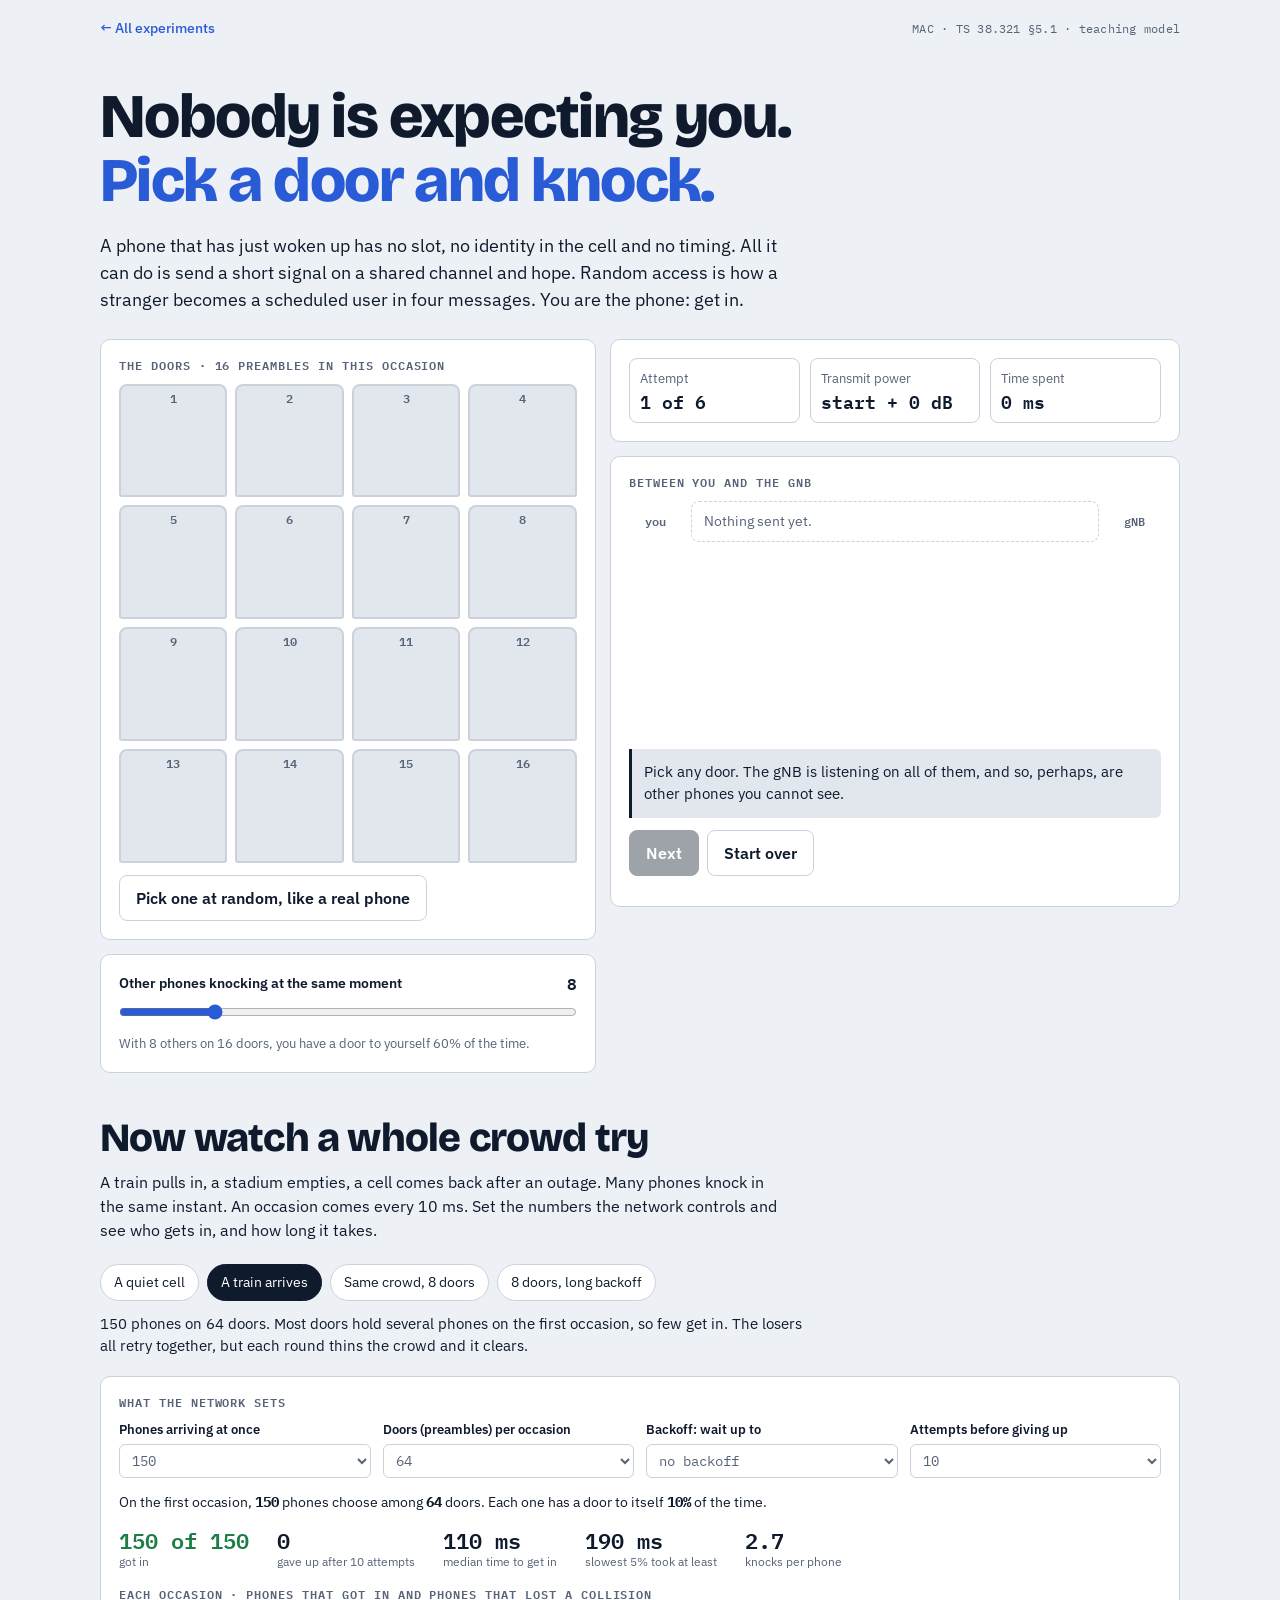
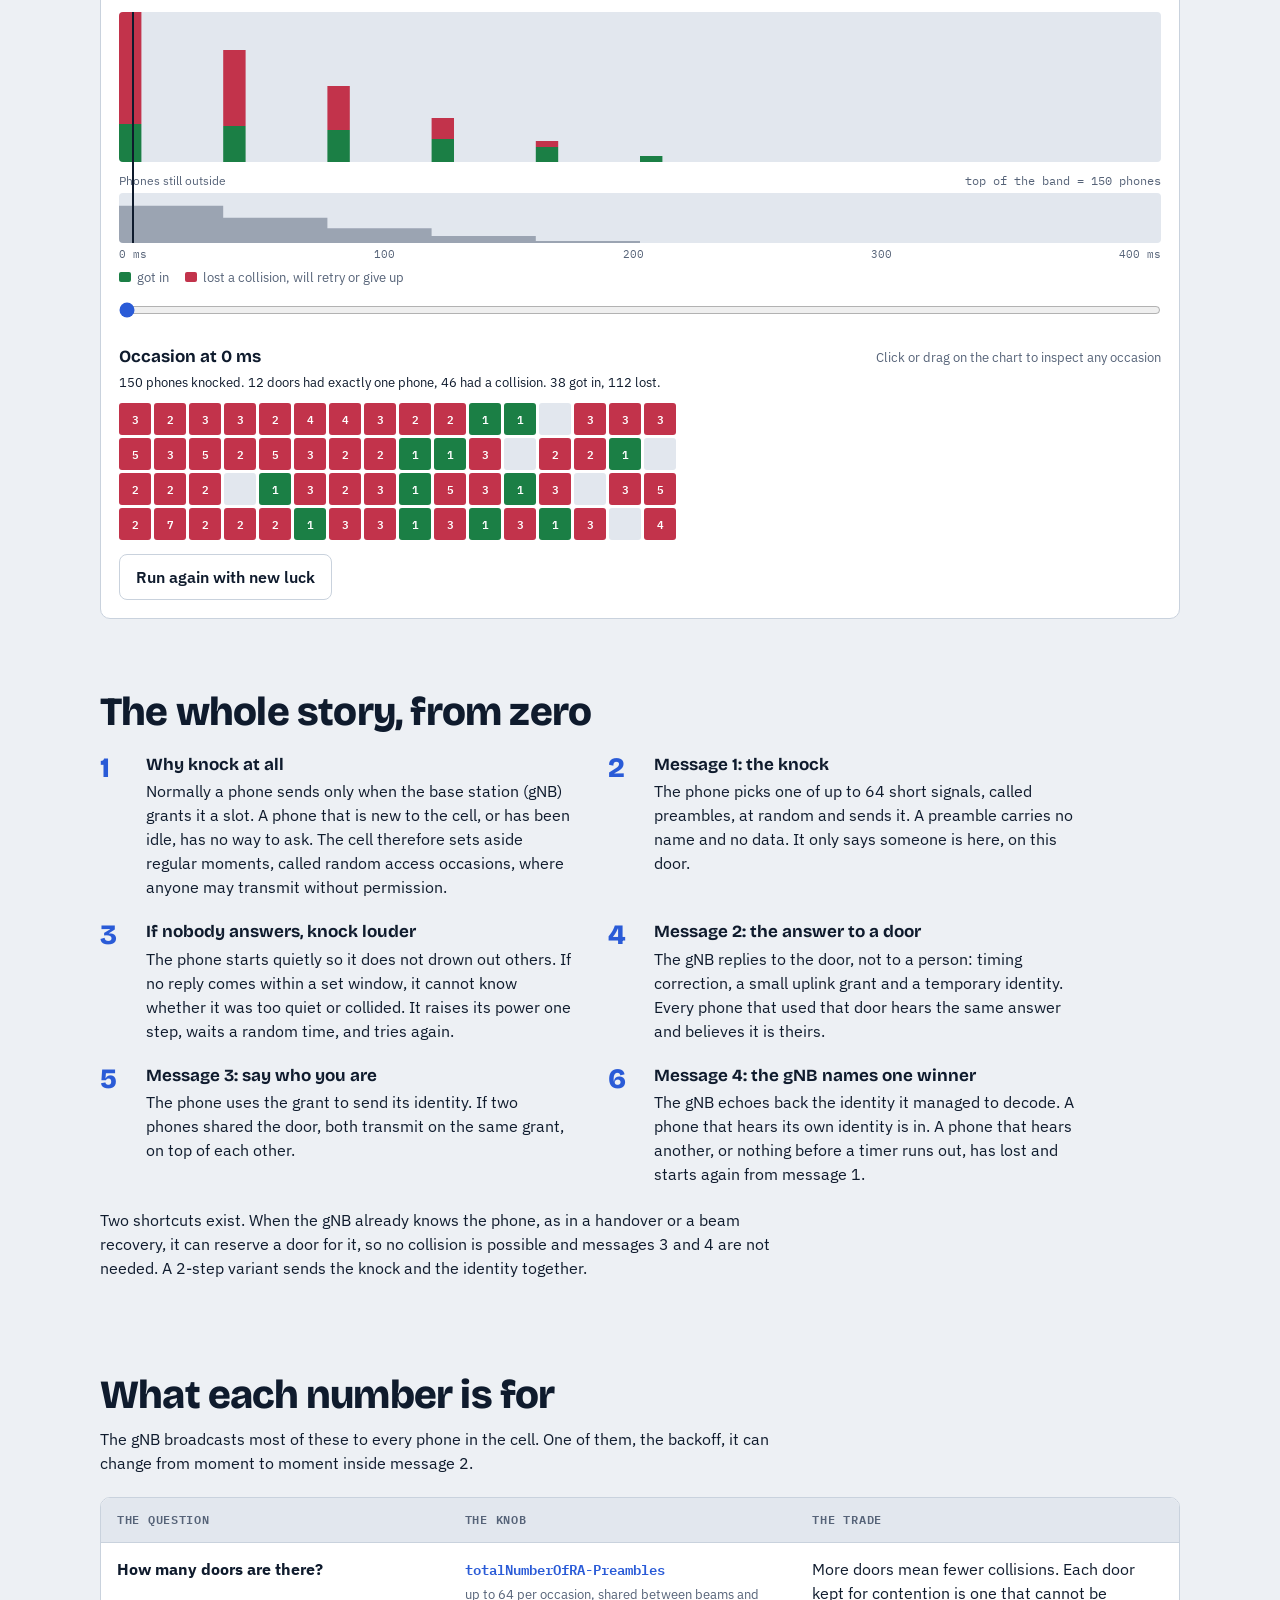
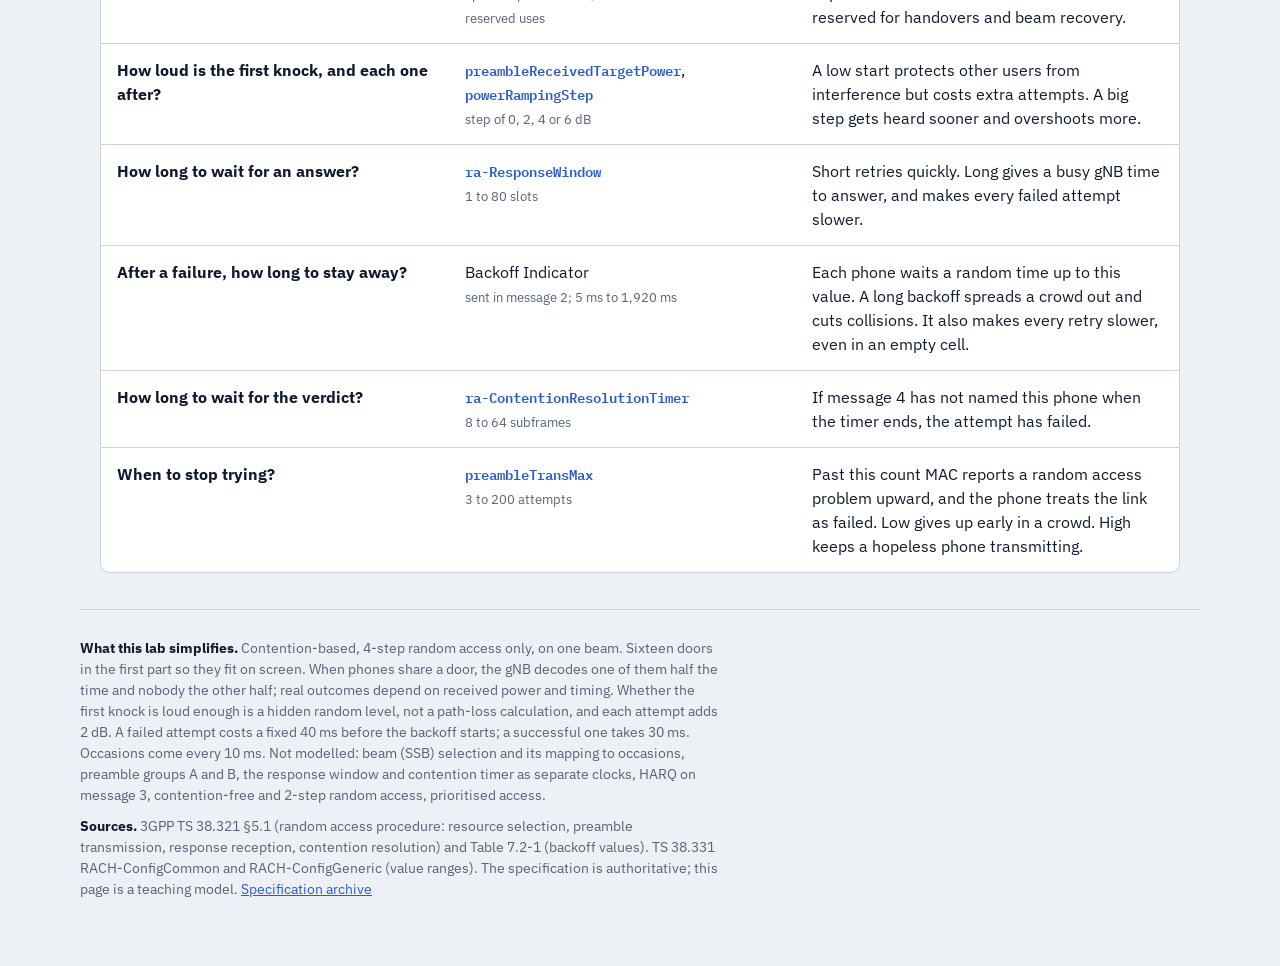
<file: prototype/lab/random-access/index.html>
<!DOCTYPE html>
<html lang="en">
<head>
<meta charset="utf-8">
<meta name="viewport" content="width=device-width, initial-scale=1">
<title>Random Access Lab</title>
<link rel="preconnect" href="https://fonts.googleapis.com">
<link rel="preconnect" href="https://fonts.gstatic.com" crossorigin>
<link href="https://fonts.googleapis.com/css2?family=Bricolage+Grotesque:opsz,wght@12..96,500;12..96,700;12..96,800&family=IBM+Plex+Mono:wght@400;500;600&family=IBM+Plex+Sans:wght@400;500;600&display=swap" rel="stylesheet">
<style>
/* Layout idea: a wall of doors (preambles). First you are one phone choosing a door; then you are the network
   watching a crowd choose. Same ink-on-fog system as the BSR, LCP and BFR labs. */
:root{
  --bg:#EDF0F4; --surface:#FFFFFF; --sunk:#E2E7EE; --ink:#0F1B2D; --muted:#566378; --line:#C9D2DD;
  --accent:#2A5BD7; --bad:#C2334B; --good:#1B7F45; --warn:#A8690B;
  --font-display:"Bricolage Grotesque","Arial Narrow",system-ui,sans-serif;
  --font-body:"IBM Plex Sans",system-ui,-apple-system,"Segoe UI",sans-serif;
  --font-mono:"IBM Plex Mono",ui-monospace,Menlo,Consolas,monospace;
  --r:10px;
}
@media (prefers-color-scheme: dark){
  :root:not([data-theme="light"]){
    color-scheme:dark;
    --bg:#0B121E; --surface:#131C2C; --sunk:#0E1624; --ink:#E9EEF6; --muted:#97A4B8; --line:#2A374D;
    --accent:#86A9FF; --bad:#FF7C90; --good:#5DD08C; --warn:#E7B04D;
  }
}
:root[data-theme="dark"]{
  color-scheme:dark;
  --bg:#0B121E; --surface:#131C2C; --sunk:#0E1624; --ink:#E9EEF6; --muted:#97A4B8; --line:#2A374D;
  --accent:#86A9FF; --bad:#FF7C90; --good:#5DD08C; --warn:#E7B04D;
}
*{box-sizing:border-box}
[hidden]{display:none!important}
html{-webkit-text-size-adjust:100%}
body{margin:0;background:var(--bg);color:var(--ink);font:400 16px/1.5 var(--font-body)}
a{color:var(--accent)}
button,input,select{font:inherit;color:inherit}
:focus-visible{outline:2px solid var(--accent);outline-offset:2px}
.wrap{max-width:1120px;margin:0 auto;padding:0 20px}
.num{font-family:var(--font-mono);font-variant-numeric:tabular-nums}
.muted{color:var(--muted)} .small{font-size:13px}
.top{display:flex;flex-wrap:wrap;gap:8px 20px;justify-content:space-between;align-items:center;padding:18px 0;font-size:14px}
.top a{text-decoration:none;font-weight:500}
.top .tag{font-family:var(--font-mono);font-size:12px;color:var(--muted);letter-spacing:.02em}
.hero{padding:28px 0 8px}
h1{font:800 clamp(32px,5.6vw,62px)/1.04 var(--font-display);letter-spacing:-.025em;margin:0 0 18px;text-wrap:balance}
h1 em{font-style:normal;color:var(--accent)}
.lede{max-width:64ch;font-size:18px;margin:0 0 26px}
h2{font:800 clamp(26px,3.6vw,40px)/1.08 var(--font-display);letter-spacing:-.02em;margin:0 0 10px;text-wrap:balance}
h3{font:700 17px/1.25 var(--font-display);margin:0}
section{padding:36px 0}
p.intro{max-width:68ch;margin:0 0 22px}
.panel{background:var(--surface);border:1px solid var(--line);border-radius:var(--r);padding:18px}
.eyebrow{font:600 12px/1.3 var(--font-mono);letter-spacing:.08em;text-transform:uppercase;color:var(--muted);margin:0 0 10px}
.btn{appearance:none;border:1px solid var(--ink);background:var(--ink);color:var(--surface);border-radius:8px;padding:10px 16px;font-weight:600;cursor:pointer}
.btn:disabled{opacity:.4;cursor:not-allowed}
.btn.ghost{background:transparent;color:var(--ink);border-color:var(--line)}
.btn.ghost:hover{border-color:var(--ink)}
.chip{appearance:none;border:1px solid var(--line);background:var(--surface);border-radius:999px;padding:7px 13px;font-size:14px;cursor:pointer;text-align:left}
.chip:hover{border-color:var(--ink)}
.chip[aria-pressed="true"]{background:var(--ink);border-color:var(--ink);color:var(--surface)}
.chips{display:flex;flex-wrap:wrap;gap:8px;align-items:center}
input[type=range]{width:100%;accent-color:var(--accent);margin:0;height:28px}
select{background:var(--surface);border:1px solid var(--line);border-radius:6px;padding:6px 8px;font-family:var(--font-mono);font-size:14px;max-width:100%}

/* you are the phone */
.lab{display:grid;grid-template-columns:minmax(0,1fr) minmax(0,1.15fr);gap:14px}
.col{display:flex;flex-direction:column;gap:14px;min-width:0}
.doors{display:grid;grid-template-columns:repeat(4,minmax(0,1fr));gap:8px}
.door{appearance:none;position:relative;aspect-ratio:1/1.05;border:2px solid var(--line);border-radius:8px 8px 3px 3px;background:var(--sunk);cursor:pointer;display:flex;flex-direction:column;align-items:center;justify-content:space-between;padding:6px 2px;min-width:0}
.door:hover:not(:disabled){border-color:var(--ink)}
.door:disabled{cursor:default}
.door .dn{font:600 12px/1 var(--font-mono);color:var(--muted)}
.door .who{display:flex;flex-wrap:wrap;gap:2px;justify-content:center;align-items:center;min-height:14px}
.door .who i{width:8px;height:8px;border-radius:50%;background:var(--muted)}
.door .who b{font:700 11px/1 var(--font-mono);background:var(--accent);color:var(--surface);border-radius:3px;padding:2px 4px}
.door.mine{border-color:var(--accent);background:color-mix(in srgb,var(--accent) 14%,var(--sunk))}
.door.clash{border-color:var(--bad);background:color-mix(in srgb,var(--bad) 14%,var(--sunk))}
.slrow{display:grid;grid-template-columns:1fr auto;gap:4px 12px;align-items:center}
.slrow label{font-weight:600;font-size:14px}
.slrow output{font:600 16px/1 var(--font-mono)}
.slrow input{grid-column:1/-1}
.meters{display:grid;grid-template-columns:repeat(3,minmax(0,1fr));gap:10px}
.meters > div{border:1px solid var(--line);border-radius:8px;padding:10px;display:flex;flex-direction:column;gap:4px;min-width:0}
.meters b{font:600 18px/1.1 var(--font-mono)}
.ladder{display:flex;flex-direction:column;gap:8px;min-height:236px}
.rung{display:grid;grid-template-columns:54px minmax(0,1fr) 54px;align-items:center;gap:8px}
.rung .end{font:600 12px/1 var(--font-mono);color:var(--muted);text-align:center}
.arrow{position:relative;border:1px solid var(--line);border-radius:8px;padding:9px 12px;background:var(--sunk);font-size:14px}
.arrow b{display:block;font:600 12px/1.2 var(--font-mono);letter-spacing:.04em;margin-bottom:2px}
.rung.up .arrow{border-right:4px solid var(--accent)}
.rung.down .arrow{border-left:4px solid var(--ink)}
.rung.none .arrow{border:1px dashed var(--bad);background:transparent;color:var(--bad)}
.rung.new{animation:slide .3s ease-out}
@keyframes slide{from{opacity:.2;transform:translateY(-6px)}to{opacity:1;transform:none}}
.say{margin:0;padding:12px;border-left:3px solid var(--ink);background:var(--sunk);border-radius:0 6px 6px 0;font-size:15px}
.say.win{border-left-color:var(--good)} .say.lose{border-left-color:var(--bad)}
.past{list-style:none;margin:0;padding:0;font-size:13px;color:var(--muted);display:flex;flex-direction:column;gap:3px}

/* crowd */
.look{margin:12px 0 18px;max-width:80ch;font-size:15px}
.knobs{display:grid;grid-template-columns:repeat(4,minmax(0,1fr));gap:12px}
.knobs label{display:flex;flex-direction:column;gap:4px;font-size:13px;color:var(--muted)}
.knobs label b{color:var(--ink);font-weight:600}
.fund{font-size:14px;margin:14px 0 0;max-width:86ch}
.fund b{font-family:var(--font-mono)}
.stats{display:flex;flex-wrap:wrap;gap:12px 28px;margin:16px 0}
.stats div{display:flex;flex-direction:column;gap:2px}
.stats b{font:600 22px/1 var(--font-mono);font-variant-numeric:tabular-nums}
.stats span{font-size:12px;color:var(--muted)}
.stats .bad b{color:var(--bad)} .stats .ok b{color:var(--good)}
.charts{position:relative;cursor:crosshair;touch-action:pan-y;user-select:none}
.charts svg{display:block;width:100%;background:var(--sunk);border-radius:4px}
#cMain{height:150px} #cOut{height:50px}
.lanelab{display:flex;justify-content:space-between;gap:8px;font-size:12px;color:var(--muted);margin:10px 0 3px;flex-wrap:wrap}
.cursor{position:absolute;top:0;bottom:0;width:0;border-left:2px solid var(--ink);pointer-events:none}
.xax{display:flex;justify-content:space-between;font:400 11px/1 var(--font-mono);color:var(--muted);margin-top:6px}
.f-in{fill:var(--good)} .f-lost{fill:var(--bad)} .f-out{fill:var(--muted);opacity:.5}
.lg{display:flex;flex-wrap:wrap;gap:4px 16px;font-size:13px;color:var(--muted);margin-top:8px}
.lg i{display:inline-block;width:12px;height:10px;border-radius:2px;margin-right:6px}
.mini{display:grid;gap:3px;margin-top:10px}
.mini i{aspect-ratio:1/1;border-radius:3px;background:var(--sunk);font:600 11px/1 var(--font-mono);display:grid;place-items:center;font-style:normal;color:var(--muted);min-width:0;overflow:hidden}
.mini i.one{background:var(--good);color:var(--surface)}
.mini i.many{background:var(--bad);color:var(--surface)}
.dhead{display:flex;justify-content:space-between;gap:8px 16px;flex-wrap:wrap;align-items:baseline;margin-top:16px}

.steps{counter-reset:s;list-style:none;margin:20px 0 0;padding:0;display:grid;grid-template-columns:repeat(2,minmax(0,1fr));gap:22px 36px;max-width:980px}
.steps li{counter-increment:s;display:grid;grid-template-columns:auto minmax(0,1fr);gap:12px}
.steps li::before{content:counter(s);font:800 28px/1 var(--font-display);color:var(--accent);min-width:1.2em}
.steps p{margin:4px 0 0}
.map{display:grid;grid-template-columns:minmax(0,1fr) minmax(0,1fr) minmax(0,1.1fr);border:1px solid var(--line);border-radius:var(--r);overflow:hidden;background:var(--surface)}
.map > div{padding:14px 16px;border-top:1px solid var(--line)}
.map > .mh{border-top:0;background:var(--sunk);font:600 12px/1.3 var(--font-mono);letter-spacing:.06em;text-transform:uppercase;color:var(--muted)}
.map code{font:600 14px/1.3 var(--font-mono);color:var(--accent);overflow-wrap:anywhere}
.map b{display:block}
.fine{border-top:1px solid var(--line);padding:28px 0 56px;font-size:14px;color:var(--muted)}
.fine p{max-width:80ch;margin:0 0 10px}
.fine strong{color:var(--ink)}
@media (max-width:900px){
  .lab{grid-template-columns:1fr}
  .knobs{grid-template-columns:repeat(2,minmax(0,1fr))}
  .steps{grid-template-columns:1fr}
  .map{grid-template-columns:1fr}
  .map > .mh{display:none}
  .map > div:nth-child(3n+1){background:var(--sunk)}
}
@media (max-width:560px){
  .wrap{padding:0 16px}
  .rung{grid-template-columns:38px minmax(0,1fr) 38px;gap:5px}
  .meters{grid-template-columns:1fr}
}
@media (prefers-reduced-motion:reduce){.rung.new{animation:none}}
</style>
</head>
<body>
<div class="wrap">
  <header class="top">
    <a href="https://3gpp.studio/index.html">← All experiments</a>
    <span class="tag">MAC · TS 38.321 §5.1 · teaching model</span>
  </header>
</div>

<main>
<section class="hero">
  <div class="wrap">
    <h1>Nobody is expecting you.<br><em>Pick a door and knock.</em></h1>
    <p class="lede">A phone that has just woken up has no slot, no identity in the cell and no timing. All it can do is send a short signal on a shared channel and hope. Random access is how a stranger becomes a scheduled user in four messages. You are the phone: get in.</p>

    <div class="lab">
      <div class="col">
        <div class="panel">
          <p class="eyebrow">The doors · 16 preambles in this occasion</p>
          <div class="doors" id="doors"></div>
          <div class="chips" style="margin-top:12px">
            <button class="btn ghost" id="rnd">Pick one at random, like a real phone</button>
          </div>
        </div>
        <div class="panel">
          <div class="slrow">
            <label for="others">Other phones knocking at the same moment</label>
            <output id="othersV" for="others"></output>
            <input type="range" id="others" min="0" max="40" step="1">
          </div>
          <p class="small muted" style="margin:8px 0 0" id="alone"></p>
        </div>
      </div>

      <div class="col">
        <div class="panel">
          <div class="meters">
            <div><span class="small muted">Attempt</span><b id="mTry"></b></div>
            <div><span class="small muted">Transmit power</span><b id="mPow"></b></div>
            <div><span class="small muted">Time spent</span><b id="mTime"></b></div>
          </div>
        </div>
        <div class="panel">
          <p class="eyebrow">Between you and the gNB</p>
          <div class="ladder" id="ladder"></div>
          <p class="say" id="say" aria-live="polite" style="margin-top:12px"></p>
          <div class="chips" style="margin-top:12px">
            <button class="btn" id="next">Next</button>
            <button class="btn ghost" id="again">Start over</button>
          </div>
          <ul class="past" id="past" style="margin-top:12px"></ul>
        </div>
      </div>
    </div>
  </div>
</section>

<section id="crowd">
  <div class="wrap">
    <h2>Now watch a whole crowd try</h2>
    <p class="intro">A train pulls in, a stadium empties, a cell comes back after an outage. Many phones knock in the same instant. An occasion comes every 10 ms. Set the numbers the network controls and see who gets in, and how long it takes.</p>

    <div class="chips" id="presets" role="group" aria-label="Experiments"></div>
    <p class="look" id="look"></p>

    <div class="panel">
      <p class="eyebrow">What the network sets</p>
      <div class="knobs">
        <label><b>Phones arriving at once</b><select id="kN"></select></label>
        <label><b>Doors (preambles) per occasion</b><select id="kD"></select></label>
        <label><b>Backoff: wait up to</b><select id="kB"></select></label>
        <label><b>Attempts before giving up</b><select id="kM"></select></label>
      </div>
      <p class="fund" id="fund"></p>

      <div class="stats" id="stats"></div>

      <p class="eyebrow">Each occasion · phones that got in and phones that lost a collision</p>
      <div class="charts" id="charts">
        <svg id="cMain" preserveAspectRatio="none" role="img" aria-label="Phones admitted and collided per occasion"></svg>
        <div class="lanelab"><span>Phones still outside</span><span class="num" id="outMax"></span></div>
        <svg id="cOut" preserveAspectRatio="none" role="img" aria-label="Phones still waiting over time"></svg>
        <div class="cursor" id="cursor"></div>
      </div>
      <div class="xax" id="xax"></div>
      <div class="lg"><span><i style="background:var(--good)"></i>got in</span><span><i style="background:var(--bad)"></i>lost a collision, will retry or give up</span></div>
      <input type="range" id="scrub" min="0" max="299" step="1" value="0" aria-label="Pick an occasion to inspect" style="margin-top:8px">

      <div class="dhead"><h3 id="dTitle"></h3><span class="small muted">Click or drag on the chart to inspect any occasion</span></div>
      <p class="small" id="dSay" style="margin:6px 0 0"></p>
      <div class="mini" id="mini"></div>
      <div class="chips" style="margin-top:14px"><button class="btn ghost" id="reroll">Run again with new luck</button></div>
    </div>
  </div>
</section>

<section>
  <div class="wrap">
    <h2>The whole story, from zero</h2>
    <ol class="steps">
      <li><div><h3>Why knock at all</h3><p>Normally a phone sends only when the base station (gNB) grants it a slot. A phone that is new to the cell, or has been idle, has no way to ask. The cell therefore sets aside regular moments, called random access occasions, where anyone may transmit without permission.</p></div></li>
      <li><div><h3>Message 1: the knock</h3><p>The phone picks one of up to 64 short signals, called preambles, at random and sends it. A preamble carries no name and no data. It only says someone is here, on this door.</p></div></li>
      <li><div><h3>If nobody answers, knock louder</h3><p>The phone starts quietly so it does not drown out others. If no reply comes within a set window, it cannot know whether it was too quiet or collided. It raises its power one step, waits a random time, and tries again.</p></div></li>
      <li><div><h3>Message 2: the answer to a door</h3><p>The gNB replies to the door, not to a person: timing correction, a small uplink grant and a temporary identity. Every phone that used that door hears the same answer and believes it is theirs.</p></div></li>
      <li><div><h3>Message 3: say who you are</h3><p>The phone uses the grant to send its identity. If two phones shared the door, both transmit on the same grant, on top of each other.</p></div></li>
      <li><div><h3>Message 4: the gNB names one winner</h3><p>The gNB echoes back the identity it managed to decode. A phone that hears its own identity is in. A phone that hears another, or nothing before a timer runs out, has lost and starts again from message 1.</p></div></li>
    </ol>
    <p class="intro" style="margin-top:22px">Two shortcuts exist. When the gNB already knows the phone, as in a handover or a beam recovery, it can reserve a door for it, so no collision is possible and messages 3 and 4 are not needed. A 2-step variant sends the knock and the identity together.</p>
  </div>
</section>

<section>
  <div class="wrap">
    <h2>What each number is for</h2>
    <p class="intro">The gNB broadcasts most of these to every phone in the cell. One of them, the backoff, it can change from moment to moment inside message 2.</p>
    <div class="map">
      <div class="mh">The question</div><div class="mh">The knob</div><div class="mh">The trade</div>
      <div><b>How many doors are there?</b></div>
      <div><code>totalNumberOfRA-Preambles</code><br><span class="small muted">up to 64 per occasion, shared between beams and reserved uses</span></div>
      <div>More doors mean fewer collisions. Each door kept for contention is one that cannot be reserved for handovers and beam recovery.</div>
      <div><b>How loud is the first knock, and each one after?</b></div>
      <div><code>preambleReceivedTargetPower</code>, <code>powerRampingStep</code><br><span class="small muted">step of 0, 2, 4 or 6 dB</span></div>
      <div>A low start protects other users from interference but costs extra attempts. A big step gets heard sooner and overshoots more.</div>
      <div><b>How long to wait for an answer?</b></div>
      <div><code>ra-ResponseWindow</code><br><span class="small muted">1 to 80 slots</span></div>
      <div>Short retries quickly. Long gives a busy gNB time to answer, and makes every failed attempt slower.</div>
      <div><b>After a failure, how long to stay away?</b></div>
      <div>Backoff Indicator<br><span class="small muted">sent in message 2; 5 ms to 1,920 ms</span></div>
      <div>Each phone waits a random time up to this value. A long backoff spreads a crowd out and cuts collisions. It also makes every retry slower, even in an empty cell.</div>
      <div><b>How long to wait for the verdict?</b></div>
      <div><code>ra-ContentionResolutionTimer</code><br><span class="small muted">8 to 64 subframes</span></div>
      <div>If message 4 has not named this phone when the timer ends, the attempt has failed.</div>
      <div><b>When to stop trying?</b></div>
      <div><code>preambleTransMax</code><br><span class="small muted">3 to 200 attempts</span></div>
      <div>Past this count MAC reports a random access problem upward, and the phone treats the link as failed. Low gives up early in a crowd. High keeps a hopeless phone transmitting.</div>
    </div>
  </div>
</section>
</main>

<footer class="wrap fine">
  <p><strong>What this lab simplifies.</strong> Contention-based, 4-step random access only, on one beam. Sixteen doors in the first part so they fit on screen. When phones share a door, the gNB decodes one of them half the time and nobody the other half; real outcomes depend on received power and timing. Whether the first knock is loud enough is a hidden random level, not a path-loss calculation, and each attempt adds 2 dB. A failed attempt costs a fixed 40 ms before the backoff starts; a successful one takes 30 ms. Occasions come every 10 ms. Not modelled: beam (SSB) selection and its mapping to occasions, preamble groups A and B, the response window and contention timer as separate clocks, HARQ on message 3, contention-free and 2-step random access, prioritised access.</p>
  <p><strong>Sources.</strong> 3GPP TS 38.321 §5.1 (random access procedure: resource selection, preamble transmission, response reception, contention resolution) and Table 7.2-1 (backoff values). TS 38.331 RACH-ConfigCommon and RACH-ConfigGeneric (value ranges). The specification is authoritative; this page is a teaching model. <a href="https://www.etsi.org/deliver/etsi_ts/138300_138399/138321/">Specification archive</a></p>
</footer>

<script id="engine">
/* ---------- engine: no DOM in here ---------- */
function rng(seed){let a=seed>>>0;return function(){a|=0;a=a+0x6D2B79F5|0;let t=Math.imul(a^a>>>15,1|a);t=t+Math.imul(t^t>>>7,61|t)^t;return((t^t>>>14)>>>0)/4294967296;};}
const OCC=10,HORIZON=300,FAIL_COST=4,OK_COST=3,CAPTURE=0.5;      // ms per occasion; occasions simulated; occasions lost per failure / spent per success
function pAlone(n,doors){return n<=1?1:Math.pow(1-1/doors,n-1);}  // chance that none of the other n-1 phones picks your door
function simulate(c){                                             // c: {N,doors,bi,max,seed}
  const r=rng(c.seed),ph=[];for(let i=0;i<c.N;i++)ph.push({next:0,tries:0,done:null,gone:false});
  const occ=[];
  for(let t=0;t<HORIZON;t++){
    const by={};let ready=0;
    ph.forEach((p,i)=>{if(p.done===null&&!p.gone&&p.next<=t){const d=Math.floor(r()*c.doors);(by[d]=by[d]||[]).push(i);ready++;}});
    const count=new Array(c.doors).fill(0);let inn=0,lost=0;
    Object.keys(by).forEach(d=>{
      const g=by[d];count[d]=g.length;let win=-1;
      if(g.length===1)win=g[0];else if(r()<CAPTURE)win=g[Math.floor(r()*g.length)];
      g.forEach(i=>{
        const p=ph[i];p.tries++;
        if(i===win){p.done=(t+OK_COST)*OCC;inn++;}
        else{lost++;if(p.tries>=c.max)p.gone=true;else p.next=t+FAIL_COST+Math.ceil(r()*c.bi/OCC);}
      });
    });
    const outside=ph.filter(p=>p.done===null&&!p.gone).length;
    occ.push({ready,inn,lost,count,outside});
  }
  const times=ph.filter(p=>p.done!==null).map(p=>p.done).sort((a,b)=>a-b);
  const q=f=>times.length?times[Math.min(times.length-1,Math.floor(f*times.length))]:null;
  return {occ,connected:times.length,gaveUp:ph.filter(p=>p.gone).length,still:ph.filter(p=>p.done===null&&!p.gone).length,
          median:q(0.5),p95:q(0.95),knocks:ph.reduce((a,p)=>a+p.tries,0)};
}
/* one phone, step by step */
function heroNew(seed,others){const r=rng(seed);return {r,others,doors:16,max:6,n:0,need:1+Math.floor(r()*3),stage:'pick',door:null,crowd:[],time:0,past:[],out:null};}
function heroPick(h,door){
  h.door=door;h.n++;h.crowd=[];for(let i=0;i<h.others;i++)h.crowd.push(Math.floor(h.r()*h.doors));
  h.heard=h.n>=h.need;h.same=h.crowd.filter(d=>d===door).length;h.stage='m1';
}
function heroNext(h){
  if(h.stage==='m1'){if(h.heard){h.stage='m2';}else{h.stage='silent';h.time+=40;}}
  else if(h.stage==='m2')h.stage='m3';
  else if(h.stage==='m3'){
    let res;
    if(h.same===0)res='win';else if(h.r()<CAPTURE)res=h.r()<1/(h.same+1)?'win':'other';else res='none';
    h.res=res;
    if(res==='win'){h.stage='in';h.time+=30;}else{h.stage='lost';h.time+=40;}
  }
  else if(h.stage==='silent'||h.stage==='lost'){
    h.past.push({n:h.n,door:h.door,why:h.stage==='silent'?'quiet':h.res,same:h.same});
    if(h.n>=h.max){h.stage='fail';}
    else{h.wait=Math.round(h.r()*8)*10;h.time+=h.wait;h.stage='pick';h.door=null;h.crowd=[];}
  }
  return h;
}
if(typeof module!=='undefined')module.exports={simulate,pAlone,heroNew,heroPick,heroNext,HORIZON,OCC};
</script>

<script>
/* ---------- view ---------- */
const $=id=>document.getElementById(id);
const fmt=n=>n===null?'none':Math.round(n).toLocaleString('en-US');
const pct=x=>Math.round(x*100)+'%';

/* ----- you are the phone ----- */
let H,hSeed=11,hOthers=8,fresh=false;
function heroStart(){H=heroNew(hSeed,hOthers);fresh=false;drawHero();}
function reveal(){return H.stage==='silent'||H.stage==='lost'||H.stage==='in'||H.stage==='fail';}
function drawDoors(){
  const show=reveal();let h='';
  for(let d=0;d<16;d++){
    const mine=H.door===d,n=show?H.crowd.filter(x=>x===d).length:0;
    let who='';if(mine)who+='<b>you</b>';for(let i=0;i<Math.min(n,6);i++)who+='<i></i>';
    h+='<button class="door'+(mine?' mine':'')+(show&&mine&&n>0?' clash':'')+'" data-d="'+d+'"'+(H.stage==='pick'?'':' disabled')+' aria-label="Door '+(d+1)+(mine?', yours':'')+(show&&n?', '+n+' other phones':'')+'"><span class="dn">'+(d+1)+'</span><span class="who">'+who+'</span></button>';
  }
  $('doors').innerHTML=h;
  $('doors').querySelectorAll('button').forEach(b=>b.onclick=()=>{heroPick(H,+b.dataset.d);fresh=true;drawHero();});
  $('rnd').disabled=H.stage!=='pick';
}
function rung(dir,title,text,isNew){
  return '<div class="rung '+dir+(isNew?' new':'')+'"><span class="end">'+(dir==='down'?'':'you')+'</span><div class="arrow"><b>'+title+'</b>'+text+'</div><span class="end">'+(dir==='up'?'gNB →':dir==='down'?'← gNB':'')+'</span></div>';
}
function drawHero(){
  $('others').value=hOthers;$('othersV').textContent=hOthers;
  $('alone').textContent=hOthers===0?'You are the only one knocking. No collision is possible.'
    :'With '+hOthers+' others on 16 doors, you have a door to yourself '+pct(pAlone(hOthers+1,16))+' of the time.';
  $('mTry').textContent=Math.max(H.n,1)+' of '+H.max;
  $('mPow').textContent='start + '+(Math.max(H.n,1)-1)*2+' dB';
  $('mTime').textContent=H.time+' ms';
  drawDoors();
  const s=H.stage,door=H.door===null?'':H.door+1;let L='',say='',cls='';
  const stages=['m1','m2','m3','lost','in','silent'];
  if(s==='pick'){
    L='';say=H.n===0?'Pick any door. The gNB is listening on all of them, and so, perhaps, are other phones you cannot see.'
      :'You waited a random '+H.wait+' ms so you do not collide with the same phones again. Power is up 2 dB. Pick a door.';
  }else{
    L+=rung('up','MSG 1 · PREAMBLE','A short signal on door '+door+'. No name, no data.',s==='m1'&&fresh);
    if(s==='m1')say='You knocked on door '+door+'. Now you listen for an answer addressed to that door.';
    if(s==='silent'){L+=rung('none','NO ANSWER','The response window closed with nothing for door '+door+'.',true);cls='lose';
      say='Silence. This time the knock was too quiet for the gNB to hear. From inside the phone, that looks exactly like a collision: either way the cure is the same.';}
    if(s==='m2'||s==='m3'||s==='lost'||s==='in'){
      L+=rung('down','MSG 2 · RANDOM ACCESS RESPONSE','To whoever used door '+door+': a timing correction, a small uplink grant, a temporary identity.',s==='m2');
      if(s==='m2')say='An answer for door '+door+'. It is addressed to the door, not to you. If another phone knocked there too, it is reading this same message.';
    }
    if(s==='m3'||s==='lost'||s==='in'){
      L+=rung('up','MSG 3 · WHO I AM','Your identity, sent on the grant from message 2.',s==='m3');
      if(s==='m3')say='You have said who you are. If you were alone on the door, the gNB heard it cleanly. If not, someone else just transmitted on top of you.';
    }
    if(s==='in'){L+=rung('down','MSG 4 · CONTENTION RESOLUTION','The gNB echoes your identity.',true);cls='win';
      say=(H.same?'You shared door '+door+' with '+H.same+' other phone'+(H.same>1?'s':'')+', and the gNB happened to decode yours. ':'You had door '+door+' to yourself. ')+'You are in, after '+H.n+' attempt'+(H.n>1?'s':'')+' and '+H.time+' ms. From here on the gNB schedules you by name.';}
    if(s==='lost'){
      L+=H.res==='other'?rung('down','MSG 4 · CONTENTION RESOLUTION','The gNB echoes an identity. It is not yours.',true)
                        :rung('none','NO VERDICT','The contention timer ran out with no message 4.',true);cls='lose';
      say=(H.res==='other'?'Another phone on door '+door+' won. ':'Message 3 from you and '+H.same+' other phone'+(H.same>1?'s':'')+' landed on top of each other and the gNB could decode neither. ')+'You only found out now, three messages in. Back to message 1.';}
  }
  if(s==='fail'){L='';cls='lose';say='Six attempts, none successful. MAC reports a random access problem to the layer above, which treats the link as failed. Lower the crowd and start over.';}
  $('ladder').innerHTML=L||'<div class="rung none"><span class="end">you</span><div class="arrow" style="color:var(--muted);border-color:var(--line)">Nothing sent yet.</div><span class="end">gNB</span></div>';
  $('say').className='say '+cls;$('say').textContent=say;
  const nx=$('next');nx.disabled=s==='pick'||s==='in'||s==='fail';
  nx.textContent=s==='silent'||s==='lost'?'Back off and try again':s==='m1'?'Listen for the answer':s==='m2'?'Send message 3':s==='m3'?'Wait for the verdict':'Next';
  $('past').innerHTML=H.past.map(p=>'<li>Attempt '+p.n+': door '+(p.door+1)+', '+(p.why==='quiet'?'too quiet to be heard':p.why==='other'?'collided, another phone won':'collided, nobody decoded')+'.</li>').join('');
  fresh=false;
}

/* ----- crowd ----- */
const PRESETS=[
  {id:'quiet',label:'A quiet cell',cfg:{N:6,doors:64,bi:0,max:10},look:'Six phones, 64 doors. Almost everyone has a door to itself and is in within 30 ms. This is the normal case, and the reason random access can afford to be this simple.'},
  {id:'burst',label:'A train arrives',cfg:{N:150,doors:64,bi:0,max:10},look:'150 phones on 64 doors. Most doors hold several phones on the first occasion, so few get in. The losers all retry together, but each round thins the crowd and it clears.'},
  {id:'narrow',label:'Same crowd, 8 doors',cfg:{N:150,doors:8,bi:0,max:10},look:'Now only 8 doors, as when the 64 preambles are split across beams and reserved uses. With no backoff the losers come back in step and collide again and again until they run out of attempts. Look at how many give up.'},
  {id:'backoff',label:'8 doors, long backoff',cfg:{N:150,doors:8,bi:960,max:10},look:'Same 8 doors, but losers now wait a random time up to 960 ms. The crowd spreads over many occasions, collisions fall, and far more phones get in. The price is time: compare the median.'}
];
let C,sim,cur=0,active='burst',seed=5,VIEW=300;
function setPreset(p){C=Object.assign({},p.cfg);active=p.id;}
function opt(sel,vals,curv,lab){sel.innerHTML=vals.map(v=>'<option value="'+v+'"'+(v===curv?' selected':'')+'>'+lab(v)+'</option>').join('');}
function drawKnobs(){
  opt($('kN'),[1,6,20,50,100,150,300],C.N,v=>v);
  opt($('kD'),[4,8,16,32,64],C.doors,v=>v);
  opt($('kB'),[0,20,80,320,960,1920],C.bi,v=>v===0?'no backoff':v+' ms');
  opt($('kM'),[3,6,10,20,50],C.max,v=>v);
}
function drawCrowd(){
  $('presets').innerHTML=PRESETS.map(p=>'<button class="chip" data-p="'+p.id+'" aria-pressed="'+(p.id===active)+'">'+p.label+'</button>').join('');
  $('presets').querySelectorAll('button').forEach(b=>b.onclick=()=>{setPreset(PRESETS.find(p=>p.id===b.dataset.p));cur=0;drawKnobs();recompute();});
  const p=PRESETS.find(p=>p.id===active);
  $('look').textContent=p?p.look:'Your own settings. The numbers and the chart below update as you change them.';
  const pa=pAlone(C.N,C.doors);
  $('fund').innerHTML='On the first occasion, <b>'+C.N+'</b> phones choose among <b>'+C.doors+'</b> doors. Each one has a door to itself <b>'+(pa>0.995&&C.N>1?'over 99%':pa<0.005?'less than 1%':pct(pa))+'</b> of the time.';
  const s=sim,st=[];
  st.push('<div class="'+(s.connected===C.N?'ok':'')+'"><b>'+s.connected+' of '+C.N+'</b><span>got in</span></div>');
  st.push('<div class="'+(s.gaveUp?'bad':'')+'"><b>'+s.gaveUp+'</b><span>gave up after '+C.max+' attempts</span></div>');
  if(s.still)st.push('<div><b>'+s.still+'</b><span>still trying after 3 s</span></div>');
  st.push('<div><b>'+(s.median===null?'none':fmt(s.median)+' ms')+'</b><span>median time to get in</span></div>');
  st.push('<div><b>'+(s.p95===null?'none':fmt(s.p95)+' ms')+'</b><span>slowest 5% took at least</span></div>');
  st.push('<div><b>'+(s.knocks/C.N).toFixed(1)+'</b><span>knocks per phone</span></div>');
  $('stats').innerHTML=st.join('');
  const ymax=Math.max(4,...s.occ.slice(0,VIEW).map(o=>o.inn+o.lost));let h='';
  s.occ.slice(0,VIEW).forEach((o,t)=>{
    if(o.inn)h+='<rect class="f-in" x="'+t+'" y="'+(ymax-o.inn)+'" width="0.86" height="'+o.inn+'"/>';
    if(o.lost)h+='<rect class="f-lost" x="'+t+'" y="'+(ymax-o.inn-o.lost)+'" width="0.86" height="'+o.lost+'"/>';
  });
  const m=$('cMain');m.setAttribute('viewBox','0 0 '+VIEW+' '+ymax);m.innerHTML=h;
  let d='M0 '+C.N;s.occ.slice(0,VIEW).forEach((o,t)=>{d+=' L'+t+' '+(C.N-o.outside)+' L'+(t+1)+' '+(C.N-o.outside);});d+=' L'+VIEW+' '+C.N+' Z';
  const o2=$('cOut');o2.setAttribute('viewBox','0 0 '+VIEW+' '+C.N);o2.innerHTML='<path class="f-out" d="'+d+'"/>';
  $('outMax').textContent='top of the band = '+C.N+' phones';
  $('xax').innerHTML=[0,0.25,0.5,0.75,1].map((f,i)=>'<span>'+fmt(f*VIEW*OCC)+(i===0||i===4?' ms':'')+'</span>').join('');
  drawCursor();
}
function drawCursor(){
  $('cursor').style.left=((cur+0.5)/VIEW*100)+'%';$('scrub').value=cur;
  const o=sim.occ[cur];
  $('dTitle').textContent='Occasion at '+cur*OCC+' ms';
  const single=o.count.filter(c=>c===1).length,multi=o.count.filter(c=>c>1).length;
  $('dSay').textContent=o.ready===0?'Nobody knocked. '+(o.outside?o.outside+' phones are still outside, waiting out a failed attempt or a backoff.':'Everyone is either in or has given up.')
    :o.ready+' phone'+(o.ready>1?'s':'')+' knocked. '+single+' door'+(single===1?'':'s')+' had exactly one phone, '+multi+' had a collision. '+o.inn+' got in, '+o.lost+' lost.';
  const cols=C.doors<=8?C.doors:C.doors<=16?8:16;
  const mi=$('mini');mi.style.gridTemplateColumns='repeat('+cols+',minmax(0,'+(C.doors<=8?'44px':'32px')+'))';
  mi.innerHTML=o.count.map(c=>'<i class="'+(c===1?'one':c>1?'many':'')+'">'+(c||'')+'</i>').join('');
}
function recompute(){sim=simulate(Object.assign({seed},C));let last=0;sim.occ.forEach((o,t)=>{if(o.ready>0)last=t;});VIEW=Math.min(HORIZON,Math.max(40,Math.ceil((last+4)/20)*20));cur=Math.min(cur,VIEW-1);$('scrub').max=VIEW-1;drawCrowd();}
function custom(){active='';cur=0;recompute();}

function start(saved){
  saved=saved||{};
  if(typeof saved.hOthers==='number')hOthers=saved.hOthers;
  setPreset(PRESETS[1]);
  if(saved.C&&typeof saved.C.N==='number'){C=saved.C;active=saved.active||'';}
  if(typeof saved.cur==='number')cur=saved.cur;
  heroStart();drawKnobs();recompute();
}
$('others').addEventListener('input',e=>{hOthers=+e.target.value;H.others=hOthers;drawHero();});
$('rnd').onclick=()=>{if(H.stage==='pick'){heroPick(H,Math.floor(Math.random()*16));fresh=true;drawHero();}};
$('next').onclick=()=>{heroNext(H);drawHero();};
$('again').onclick=()=>{hSeed=(hSeed*7+3)%9973;heroStart();};
$('kN').onchange=e=>{C.N=+e.target.value;custom();};
$('kD').onchange=e=>{C.doors=+e.target.value;custom();};
$('kB').onchange=e=>{C.bi=+e.target.value;custom();};
$('kM').onchange=e=>{C.max=+e.target.value;custom();};
$('scrub').addEventListener('input',e=>{cur=+e.target.value;drawCursor();});
$('reroll').onclick=()=>{seed=(seed*31+7)%99991;recompute();};
(function(){
  const el=$('charts');let down=false;
  const pick=e=>{const r=el.getBoundingClientRect();cur=Math.max(0,Math.min(VIEW-1,Math.floor((e.clientX-r.left)/r.width*VIEW)));drawCursor();};
  el.addEventListener('pointerdown',e=>{down=true;pick(e);});
  el.addEventListener('pointermove',e=>{if(down&&e.buttons)pick(e);});
  window.addEventListener('pointerup',()=>{down=false;});
})();
const hot=window.claude&&window.claude.hot;
if(hot&&hot.snapshot)hot.snapshot(()=>({hOthers,C,active,cur}));
if(hot&&hot.ready)hot.ready(start);else start((hot&&hot.data)||{});
</script>
</body>
</html>
</file>
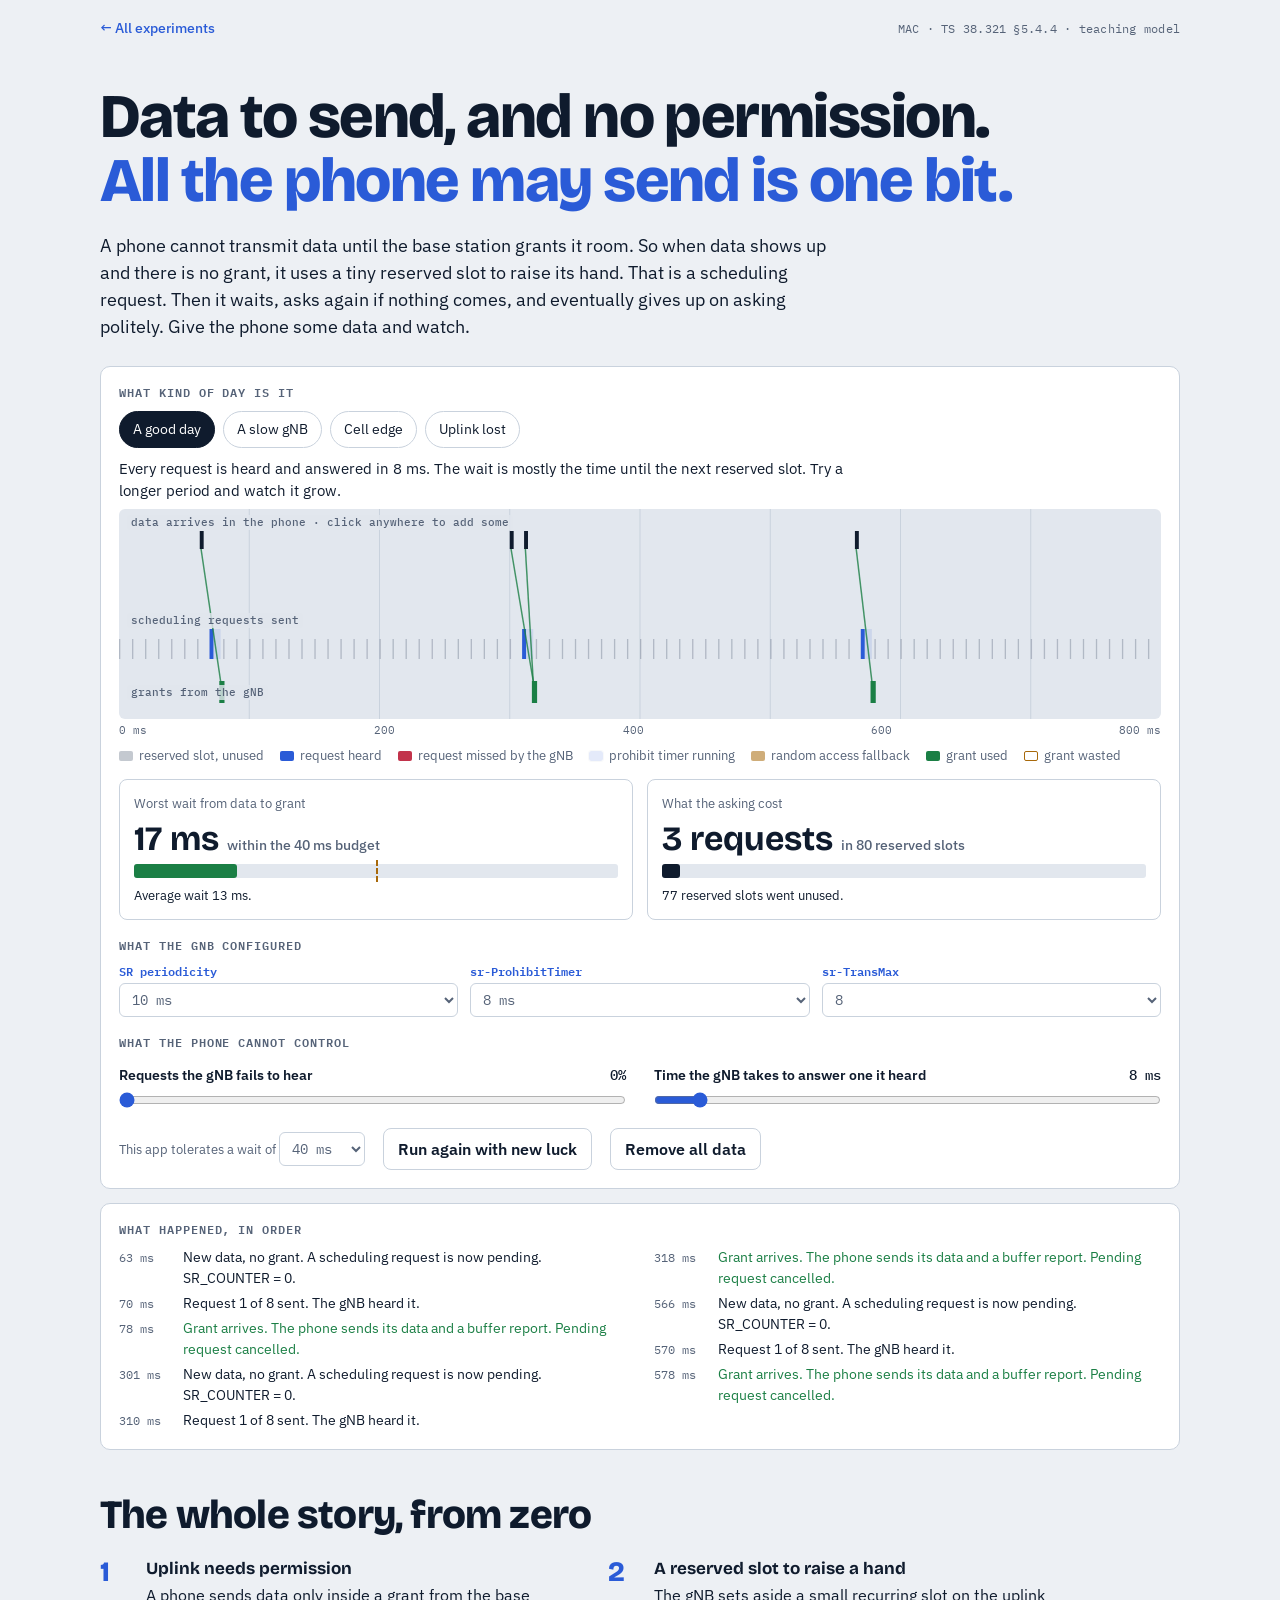
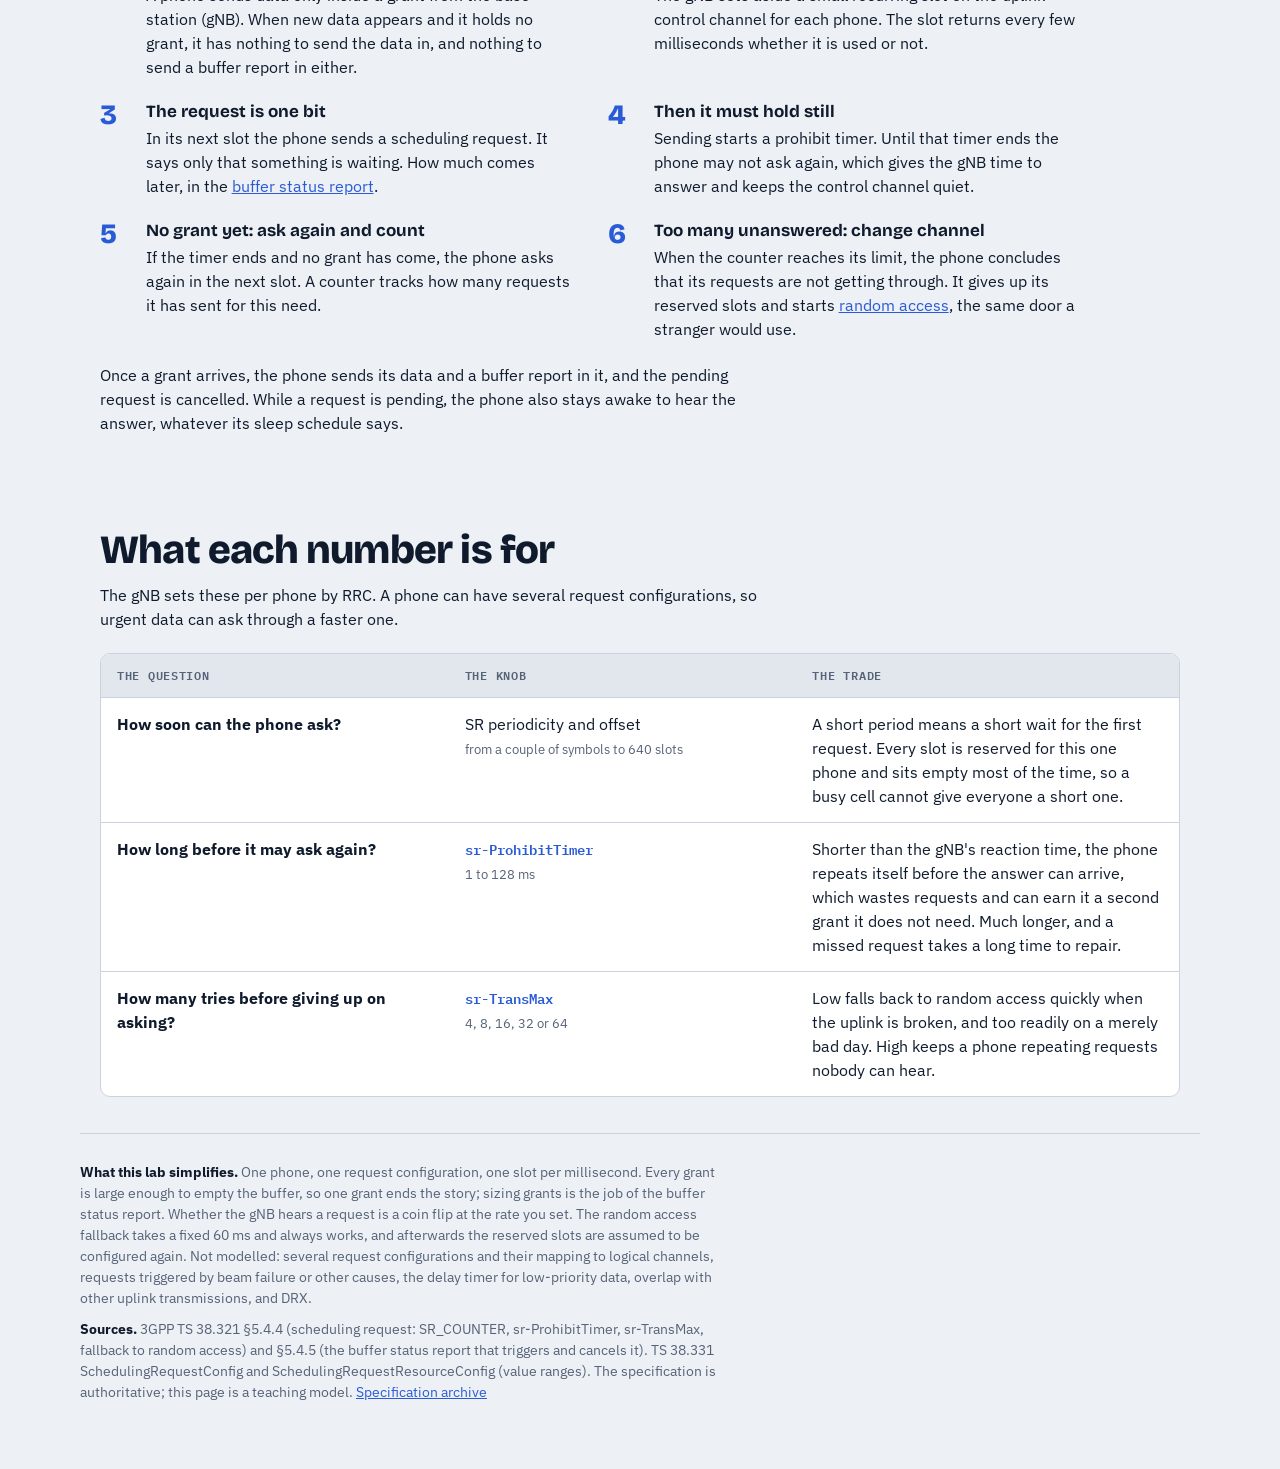
<file: prototype/lab/sr/index.html>
<!DOCTYPE html>
<html lang="en">
<head>
<meta charset="utf-8">
<meta name="viewport" content="width=device-width, initial-scale=1">
<title>Scheduling Request Lab</title>
<link rel="preconnect" href="https://fonts.googleapis.com">
<link rel="preconnect" href="https://fonts.gstatic.com" crossorigin>
<link href="https://fonts.googleapis.com/css2?family=Bricolage+Grotesque:opsz,wght@12..96,500;12..96,700;12..96,800&family=IBM+Plex+Mono:wght@400;500;600&family=IBM+Plex+Sans:wght@400;500;600&display=swap" rel="stylesheet">
<style>
/* Layout idea: the same strip of time as the DRX lab, seen from the phone. Data lands at the top, the one-bit
   requests sit in the middle, grants come back at the bottom. A slanted line is the wait for permission. */
:root{
  --bg:#EDF0F4; --surface:#FFFFFF; --sunk:#E2E7EE; --ink:#0F1B2D; --muted:#566378; --line:#C9D2DD;
  --accent:#2A5BD7; --bad:#C2334B; --good:#1B7F45; --warn:#A8690B; --lp:#7650C9;
  --font-display:"Bricolage Grotesque","Arial Narrow",system-ui,sans-serif;
  --font-body:"IBM Plex Sans",system-ui,-apple-system,"Segoe UI",sans-serif;
  --font-mono:"IBM Plex Mono",ui-monospace,Menlo,Consolas,monospace;
  --r:10px;
}
@media (prefers-color-scheme: dark){
  :root:not([data-theme="light"]){
    color-scheme:dark;
    --bg:#0B121E; --surface:#131C2C; --sunk:#0E1624; --ink:#E9EEF6; --muted:#97A4B8; --line:#2A374D;
    --accent:#86A9FF; --bad:#FF7C90; --good:#5DD08C; --warn:#E7B04D; --lp:#B79CFF;
  }
}
:root[data-theme="dark"]{
  color-scheme:dark;
  --bg:#0B121E; --surface:#131C2C; --sunk:#0E1624; --ink:#E9EEF6; --muted:#97A4B8; --line:#2A374D;
  --accent:#86A9FF; --bad:#FF7C90; --good:#5DD08C; --warn:#E7B04D; --lp:#B79CFF;
}
*{box-sizing:border-box}
[hidden]{display:none!important}
html{-webkit-text-size-adjust:100%}
body{margin:0;background:var(--bg);color:var(--ink);font:400 16px/1.5 var(--font-body)}
a{color:var(--accent)}
button,input,select{font:inherit;color:inherit}
:focus-visible{outline:2px solid var(--accent);outline-offset:2px}
.wrap{max-width:1120px;margin:0 auto;padding:0 20px}
.num{font-family:var(--font-mono);font-variant-numeric:tabular-nums}
.muted{color:var(--muted)} .small{font-size:13px}
.top{display:flex;flex-wrap:wrap;gap:8px 20px;justify-content:space-between;align-items:center;padding:18px 0;font-size:14px}
.top a{text-decoration:none;font-weight:500}
.top .tag{font-family:var(--font-mono);font-size:12px;color:var(--muted);letter-spacing:.02em}
.hero{padding:28px 0 8px}
h1{font:800 clamp(32px,5.6vw,62px)/1.04 var(--font-display);letter-spacing:-.025em;margin:0 0 18px;text-wrap:balance}
h1 em{font-style:normal;color:var(--accent)}
.lede{max-width:66ch;font-size:18px;margin:0 0 26px}
h2{font:800 clamp(26px,3.6vw,40px)/1.08 var(--font-display);letter-spacing:-.02em;margin:0 0 10px;text-wrap:balance}
h3{font:700 17px/1.25 var(--font-display);margin:0}
section{padding:36px 0}
p.intro{max-width:68ch;margin:0 0 22px}
.panel{background:var(--surface);border:1px solid var(--line);border-radius:var(--r);padding:18px}
.eyebrow{font:600 12px/1.3 var(--font-mono);letter-spacing:.08em;text-transform:uppercase;color:var(--muted);margin:0 0 10px}
.btn{appearance:none;border:1px solid var(--ink);background:var(--ink);color:var(--surface);border-radius:8px;padding:8px 14px;font-weight:600;cursor:pointer}
.btn.ghost{background:transparent;color:var(--ink);border-color:var(--line)}
.btn.ghost:hover{border-color:var(--ink)}
.chip{appearance:none;border:1px solid var(--line);background:var(--surface);border-radius:999px;padding:7px 13px;font-size:14px;cursor:pointer;text-align:left}
.chip:hover{border-color:var(--ink)}
.chip[aria-pressed="true"]{background:var(--ink);border-color:var(--ink);color:var(--surface)}
.chips{display:flex;flex-wrap:wrap;gap:8px;align-items:center}
select{background:var(--surface);border:1px solid var(--line);border-radius:6px;padding:6px 8px;font-family:var(--font-mono);font-size:14px;max-width:100%}
select:disabled{opacity:.4}

.modes{display:grid;grid-template-columns:repeat(4,minmax(0,1fr));gap:10px}
.mode{appearance:none;text-align:left;border:2px solid var(--line);background:var(--surface);border-radius:10px;padding:12px;cursor:pointer;display:flex;flex-direction:column;gap:4px}
.mode:hover{border-color:var(--ink)}
.mode b{font:700 16px/1.2 var(--font-display)}
.mode span{font-size:13px;color:var(--muted)}
.mode[aria-pressed="true"]{border-color:var(--accent);box-shadow:0 0 0 1px var(--accent)}
.row{display:flex;flex-wrap:wrap;gap:10px 18px;align-items:center}
.look{margin:10px 0 0;max-width:84ch;font-size:15px}

.tl{position:relative;margin-top:6px}
#tl{display:block;width:100%;height:230px;background:var(--sunk);border-radius:6px;cursor:copy;touch-action:pan-y}
.tl .lab{position:absolute;left:8px;font:500 11px/1 var(--font-mono);color:var(--muted);pointer-events:none;background:color-mix(in srgb,var(--sunk) 80%,transparent);padding:2px 4px;border-radius:3px}
.xax{display:flex;justify-content:space-between;font:400 11px/1 var(--font-mono);color:var(--muted);margin-top:6px}
.pk{fill:var(--ink)}
.dl{fill:var(--good)} .dl.late{fill:var(--bad)}
.wait{stroke:var(--good);stroke-width:1.5;vector-effect:non-scaling-stroke;opacity:.8}
.wait.late{stroke:var(--bad)}
.wait.pend{stroke:var(--bad);stroke-dasharray:3 3}
.s-on{fill:var(--accent)} .s-in{fill:var(--accent);opacity:.45} .s-mon{fill:var(--lp)} .s-all{fill:var(--muted);opacity:.6}
.s-skip{fill:none;stroke:var(--accent);stroke-width:1.5;stroke-dasharray:3 3;vector-effect:non-scaling-stroke}
.occ{fill:var(--lp);opacity:.3} .occ.sent{opacity:1}
.grid{stroke:var(--line);stroke-width:1;vector-effect:non-scaling-stroke}
.lg{display:flex;flex-wrap:wrap;gap:4px 16px;font-size:13px;color:var(--muted);margin-top:10px}
.lg i{display:inline-block;width:14px;height:10px;border-radius:2px;margin-right:6px;vertical-align:-1px}
.lg i.sk{border:1.5px dashed var(--accent);background:none}

.meters{display:grid;grid-template-columns:repeat(2,minmax(0,1fr));gap:14px;margin-top:14px}
.meter{border:1px solid var(--line);border-radius:8px;padding:14px;display:flex;flex-direction:column;gap:8px}
.meter .big{font:700 clamp(24px,3.4vw,34px)/1 var(--font-display)}
.meter .big small{font:500 14px/1 var(--font-body);color:var(--muted)}
.bar{position:relative;height:14px;background:var(--sunk);border-radius:3px}
.bar i{position:absolute;left:0;top:0;bottom:0;border-radius:3px;background:var(--ink)}
.bar i.ok{background:var(--good)} .bar i.no{background:var(--bad)}
.bar u{position:absolute;top:-4px;bottom:-4px;border-left:2px dashed var(--warn)}
.knobs{display:grid;grid-template-columns:repeat(3,minmax(0,1fr));gap:12px}
.knobs label{display:flex;flex-direction:column;gap:4px;font-size:12px;color:var(--muted);min-width:0}
.knobs code{font:600 12px/1.3 var(--font-mono);color:var(--accent);overflow-wrap:anywhere}
.knobs label.off code{color:var(--muted)}
.cmp{width:100%;border-collapse:collapse;font-size:14px}
.cmp th{font:500 11px/1.2 var(--font-mono);color:var(--muted);text-transform:uppercase;letter-spacing:.05em;text-align:right;padding:6px 8px;border-bottom:1px solid var(--line)}
.cmp th:first-child,.cmp td:first-child{text-align:left}
.cmp td{padding:8px;border-bottom:1px solid var(--line);text-align:right;font-family:var(--font-mono);font-variant-numeric:tabular-nums}
.cmp td:first-child{font-family:var(--font-body)}
.cmp tr.me td{font-weight:600;color:var(--accent)}
.cmp .no{color:var(--bad)} .cmp .ok{color:var(--good)}
.tablebox{overflow-x:auto}

.steps{counter-reset:s;list-style:none;margin:20px 0 0;padding:0;display:grid;grid-template-columns:repeat(2,minmax(0,1fr));gap:22px 36px;max-width:980px}
.steps li{counter-increment:s;display:grid;grid-template-columns:auto minmax(0,1fr);gap:12px}
.steps li::before{content:counter(s);font:800 28px/1 var(--font-display);color:var(--accent);min-width:1.2em}
.steps p{margin:4px 0 0}
.map{display:grid;grid-template-columns:minmax(0,1fr) minmax(0,1fr) minmax(0,1.1fr);border:1px solid var(--line);border-radius:var(--r);overflow:hidden;background:var(--surface)}
.map > div{padding:14px 16px;border-top:1px solid var(--line)}
.map > .mh{border-top:0;background:var(--sunk);font:600 12px/1.3 var(--font-mono);letter-spacing:.06em;text-transform:uppercase;color:var(--muted)}
.map code{font:600 14px/1.3 var(--font-mono);color:var(--accent);overflow-wrap:anywhere}
.map b{display:block}
.fine{border-top:1px solid var(--line);padding:28px 0 56px;font-size:14px;color:var(--muted)}
.fine p{max-width:80ch;margin:0 0 10px}
.fine strong{color:var(--ink)}
@media (max-width:900px){
  .modes{grid-template-columns:repeat(2,minmax(0,1fr))}
  .knobs{grid-template-columns:repeat(2,minmax(0,1fr))}
  .steps{grid-template-columns:1fr}
  .map{grid-template-columns:1fr}
  .map > .mh{display:none}
  .map > div:nth-child(3n+1){background:var(--sunk)}
}
@media (max-width:560px){
  .wrap{padding:0 16px}
  .meters{grid-template-columns:1fr}
  .modes{grid-template-columns:1fr}
}

.sr-occ{fill:var(--muted);opacity:.35}
.sr-ok{fill:var(--accent)} .sr-miss{fill:var(--bad)} .sr-dup{fill:var(--accent);opacity:.45}
.proh{fill:var(--accent);opacity:.12}
.ra{fill:var(--warn);opacity:.55}
.gr{fill:var(--good)} .gr.waste{fill:none;stroke:var(--warn);stroke-width:1.5;vector-effect:non-scaling-stroke}
.envs{display:grid;grid-template-columns:repeat(2,minmax(0,1fr));gap:10px 28px;margin-top:14px}
.envs label{font-size:14px;font-weight:600;display:flex;justify-content:space-between;gap:8px;flex-wrap:wrap}
.envs label span{font-family:var(--font-mono);font-weight:500}
input[type=range]{width:100%;accent-color:var(--accent);margin:0;height:28px}
.log{list-style:none;margin:0;padding:0;columns:2;column-gap:28px;font-size:14px}
.log li{display:grid;grid-template-columns:7ch minmax(0,1fr);gap:8px;break-inside:avoid;margin-bottom:4px}
.log .tm{font-family:var(--font-mono);color:var(--muted);font-size:12px;padding-top:2px}
.log .bad{color:var(--bad)} .log .good{color:var(--good)} .log .warn{color:var(--warn)}
@media (max-width:900px){.log{columns:1}.envs{grid-template-columns:1fr}}
</style>
</head>
<body>
<div class="wrap">
  <header class="top">
    <a href="https://3gpp.studio/index.html">← All experiments</a>
    <span class="tag">MAC · TS 38.321 §5.4.4 · teaching model</span>
  </header>
</div>

<main>
<section class="hero">
  <div class="wrap">
    <h1>Data to send, and no permission.<br><em>All the phone may send is one bit.</em></h1>
    <p class="lede">A phone cannot transmit data until the base station grants it room. So when data shows up and there is no grant, it uses a tiny reserved slot to raise its hand. That is a scheduling request. Then it waits, asks again if nothing comes, and eventually gives up on asking politely. Give the phone some data and watch.</p>

    <div class="panel">
      <p class="eyebrow">What kind of day is it</p>
      <div class="chips" id="presets" role="group" aria-label="Situations"></div>
      <p class="look" id="look"></p>

      <div class="tl">
        <svg id="tl" preserveAspectRatio="none" role="img" aria-label="Timeline of data arriving, scheduling requests and grants"></svg>
        <span class="lab" style="top:6px">data arrives in the phone · click anywhere to add some</span>
        <span class="lab" style="top:104px">scheduling requests sent</span>
        <span class="lab" style="top:176px">grants from the gNB</span>
      </div>
      <div class="xax"><span>0 ms</span><span>200</span><span>400</span><span>600</span><span>800 ms</span></div>
      <div class="lg">
        <span><i style="background:var(--muted);opacity:.35"></i>reserved slot, unused</span>
        <span><i style="background:var(--accent)"></i>request heard</span>
        <span><i style="background:var(--bad)"></i>request missed by the gNB</span>
        <span><i style="background:var(--accent);opacity:.12;outline:1px solid var(--line)"></i>prohibit timer running</span>
        <span><i style="background:var(--warn);opacity:.55"></i>random access fallback</span>
        <span><i style="background:var(--good)"></i>grant used</span>
        <span><i style="border:1.5px solid var(--warn);background:none"></i>grant wasted</span>
      </div>

      <div class="meters">
        <div class="meter">
          <span class="small muted">Worst wait from data to grant</span>
          <span class="big" id="mD"></span>
          <div class="bar"><i id="mDb"></i><u id="mDu"></u></div>
          <span class="small" id="mDs"></span>
        </div>
        <div class="meter">
          <span class="small muted">What the asking cost</span>
          <span class="big" id="mC"></span>
          <div class="bar"><i id="mCb"></i></div>
          <span class="small" id="mCs"></span>
        </div>
      </div>

      <p class="eyebrow" style="margin-top:18px">What the gNB configured</p>
      <div class="knobs" id="knobs"></div>

      <p class="eyebrow" style="margin-top:18px">What the phone cannot control</p>
      <div class="envs">
        <div><label for="eMiss">Requests the gNB fails to hear <span id="eMissV"></span></label><input type="range" id="eMiss" min="0" max="100" step="10"></div>
        <div><label for="eReact">Time the gNB takes to answer one it heard <span id="eReactV"></span></label><input type="range" id="eReact" min="2" max="80" step="2"></div>
      </div>
      <div class="row" style="margin-top:8px">
        <label class="small muted" for="budget">This app tolerates a wait of <select id="budget"></select></label>
        <button class="btn ghost" id="luck">Run again with new luck</button>
        <button class="btn ghost" id="clear">Remove all data</button>
      </div>
    </div>

    <div class="panel" style="margin-top:14px">
      <p class="eyebrow">What happened, in order</p>
      <ul class="log" id="log"></ul>
    </div>
  </div>
</section>

<section>
  <div class="wrap">
    <h2>The whole story, from zero</h2>
    <ol class="steps">
      <li><div><h3>Uplink needs permission</h3><p>A phone sends data only inside a grant from the base station (gNB). When new data appears and it holds no grant, it has nothing to send the data in, and nothing to send a buffer report in either.</p></div></li>
      <li><div><h3>A reserved slot to raise a hand</h3><p>The gNB sets aside a small recurring slot on the uplink control channel for each phone. The slot returns every few milliseconds whether it is used or not.</p></div></li>
      <li><div><h3>The request is one bit</h3><p>In its next slot the phone sends a scheduling request. It says only that something is waiting. How much comes later, in the <a href="https://3gpp.studio/lab/bsr/">buffer status report</a>.</p></div></li>
      <li><div><h3>Then it must hold still</h3><p>Sending starts a prohibit timer. Until that timer ends the phone may not ask again, which gives the gNB time to answer and keeps the control channel quiet.</p></div></li>
      <li><div><h3>No grant yet: ask again and count</h3><p>If the timer ends and no grant has come, the phone asks again in the next slot. A counter tracks how many requests it has sent for this need.</p></div></li>
      <li><div><h3>Too many unanswered: change channel</h3><p>When the counter reaches its limit, the phone concludes that its requests are not getting through. It gives up its reserved slots and starts <a href="https://claude.ai/artifact/8R3JVsTpBwMQRoKidQs3Vg">random access</a>, the same door a stranger would use.</p></div></li>
    </ol>
    <p class="intro" style="margin-top:22px">Once a grant arrives, the phone sends its data and a buffer report in it, and the pending request is cancelled. While a request is pending, the phone also stays awake to hear the answer, whatever its sleep schedule says.</p>
  </div>
</section>

<section>
  <div class="wrap">
    <h2>What each number is for</h2>
    <p class="intro">The gNB sets these per phone by RRC. A phone can have several request configurations, so urgent data can ask through a faster one.</p>
    <div class="map">
      <div class="mh">The question</div><div class="mh">The knob</div><div class="mh">The trade</div>
      <div><b>How soon can the phone ask?</b></div>
      <div>SR periodicity and offset<br><span class="small muted">from a couple of symbols to 640 slots</span></div>
      <div>A short period means a short wait for the first request. Every slot is reserved for this one phone and sits empty most of the time, so a busy cell cannot give everyone a short one.</div>
      <div><b>How long before it may ask again?</b></div>
      <div><code>sr-ProhibitTimer</code><br><span class="small muted">1 to 128 ms</span></div>
      <div>Shorter than the gNB's reaction time, the phone repeats itself before the answer can arrive, which wastes requests and can earn it a second grant it does not need. Much longer, and a missed request takes a long time to repair.</div>
      <div><b>How many tries before giving up on asking?</b></div>
      <div><code>sr-TransMax</code><br><span class="small muted">4, 8, 16, 32 or 64</span></div>
      <div>Low falls back to random access quickly when the uplink is broken, and too readily on a merely bad day. High keeps a phone repeating requests nobody can hear.</div>
    </div>
  </div>
</section>
</main>

<footer class="wrap fine">
  <p><strong>What this lab simplifies.</strong> One phone, one request configuration, one slot per millisecond. Every grant is large enough to empty the buffer, so one grant ends the story; sizing grants is the job of the buffer status report. Whether the gNB hears a request is a coin flip at the rate you set. The random access fallback takes a fixed 60 ms and always works, and afterwards the reserved slots are assumed to be configured again. Not modelled: several request configurations and their mapping to logical channels, requests triggered by beam failure or other causes, the delay timer for low-priority data, overlap with other uplink transmissions, and DRX.</p>
  <p><strong>Sources.</strong> 3GPP TS 38.321 §5.4.4 (scheduling request: SR_COUNTER, sr-ProhibitTimer, sr-TransMax, fallback to random access) and §5.4.5 (the buffer status report that triggers and cancels it). TS 38.331 SchedulingRequestConfig and SchedulingRequestResourceConfig (value ranges). The specification is authoritative; this page is a teaching model. <a href="https://www.etsi.org/deliver/etsi_ts/138300_138399/138321/">Specification archive</a></p>
</footer>

<script id="engine">
/* ---------- engine: no DOM in here ---------- */
function rng(seed){let a=seed>>>0;return function(){a|=0;a=a+0x6D2B79F5|0;let t=Math.imul(a^a>>>15,1|a);t=t+Math.imul(t^t>>>7,61|t)^t;return((t^t>>>14)>>>0)/4294967296;};}
const T=800,RA_MS=60;
function simulate(c,arrivals){                 // c: {P, PH, MAXN, miss (0..1), react, seed}; arrivals: sorted ms
  const r=rng(c.seed),srs=[],grants=[],ras=[],log=[],out=arrivals.map(a=>({a,g:null}));
  let pending=false,counter=0,prohibitUntil=-1,raUntil=-1,heardOnce=false,ai=0;const waiting=[],due=[];
  const serve=(t,kind)=>{
    if(waiting.length){waiting.forEach(i=>out[i].g=t);const n=waiting.length;waiting.length=0;
      grants.push({t,kind,waste:false});pending=false;heardOnce=false;
      log.push({t,c:'good',text:(kind==='ra'?'Random access succeeded. ':'Grant arrives. ')+'The phone sends its data and a buffer report. Pending request cancelled.'});}
    else{grants.push({t,kind,waste:true});log.push({t,c:'warn',text:'A second grant arrives for a request the phone repeated. Nothing left to send: wasted.'});}
  };
  for(let t=0;t<T;t++){
    let fresh=false;
    while(ai<arrivals.length&&arrivals[ai]<=t){waiting.push(ai);ai++;fresh=true;}
    if(fresh&&!pending&&raUntil<0){pending=true;counter=0;heardOnce=false;log.push({t,c:'',text:'New data, no grant. A scheduling request is now pending. SR_COUNTER = 0.'});}
    if(raUntil===t){raUntil=-1;serve(t,'ra');}
    while(due.length&&due[0]<=t){due.shift();serve(t,'sr');}
    if(t%c.P===0&&pending&&raUntil<0&&t>=prohibitUntil){
      if(counter<c.MAXN){
        counter++;const heard=r()>=c.miss,dup=heardOnce;
        srs.push({t,n:counter,heard,dup});prohibitUntil=t+c.PH;
        if(heard){due.push(t+c.react);due.sort((a,b)=>a-b);heardOnce=true;}
        log.push({t,c:heard?'':'bad',text:'Request '+counter+' of '+c.MAXN+' sent. '+(heard?(dup?'Heard again: the gNB was already working on the first one.':'The gNB heard it.'):'The gNB missed it.')});
      }else{
        raUntil=t+RA_MS;ras.push({s:t,e:t+RA_MS});due.length=0;
        log.push({t,c:'warn',text:'SR_COUNTER reached '+c.MAXN+'. The phone gives up its reserved slots and starts random access.'});
      }
    }
  }
  const done=out.filter(p=>p.g!==null),pend=out.filter(p=>p.g===null);
  let worst=done.length?Math.max(...done.map(p=>p.g-p.a)):0;pend.forEach(p=>{worst=Math.max(worst,T-p.a);});
  return {srs,grants,ras,log,out,worst,mean:done.length?done.reduce((a,p)=>a+p.g-p.a,0)/done.length:0,pending:pend.length,n:arrivals.length,
          slots:Math.ceil(T/c.P),sent:srs.length,missed:srs.filter(s=>!s.heard).length,dup:srs.filter(s=>s.dup).length,
          wasted:grants.filter(g=>g.waste).length,fallbacks:ras.length};
}
if(typeof module!=='undefined')module.exports={simulate,T};
</script>

<script>
/* ---------- view ---------- */
const $=id=>document.getElementById(id);
const fmt=n=>Math.round(n).toLocaleString('en-US');
const PRESETS=[
  {id:'good',label:'A good day',env:{miss:0,react:8},look:'Every request is heard and answered in 8 ms. The wait is mostly the time until the next reserved slot. Try a longer period and watch it grow.'},
  {id:'slow',label:'A slow gNB',env:{miss:0,react:40},look:'The gNB hears everything but takes 40 ms to answer. The prohibit timer is only 8 ms, so the phone repeats itself several times, and the repeats come back as grants it cannot use. Raise the prohibit timer above 40 ms.'},
  {id:'edge',label:'Cell edge',env:{miss:0.5,react:8},look:'Half the requests are lost. Now a short prohibit timer helps: the sooner the phone may repeat, the sooner one gets through.'},
  {id:'dead',label:'Uplink lost',env:{miss:1,react:8},look:'Nothing gets through. The counter climbs to its limit, and only then does the phone switch to random access. The time that takes is the period or the prohibit timer, whichever is longer, times the limit.'}
];
const OPTS={P:[1,2,5,10,20,40,80],PH:[1,2,4,8,16,32,64,128],MAXN:[4,8,16,32,64]};
const KNOBS=[{k:'P',code:'SR periodicity',unit:' ms'},{k:'PH',code:'sr-ProhibitTimer',unit:' ms'},{k:'MAXN',code:'sr-TransMax',unit:''}];
let cfg={P:10,PH:8,MAXN:8,miss:0,react:8,seed:3},arr=[63,301,312,566],pid='good',budget=40,sim;
const H=210,Y={a0:22,a1:40,s0:120,s1:150,g0:172,g1:194};
function drawPresets(){
  $('presets').innerHTML=PRESETS.map(p=>'<button class="chip" data-p="'+p.id+'" aria-pressed="'+(p.id===pid)+'">'+p.label+'</button>').join('');
  $('presets').querySelectorAll('button').forEach(b=>b.onclick=()=>{const p=PRESETS.find(x=>x.id===b.dataset.p);pid=p.id;cfg.miss=p.env.miss;cfg.react=p.env.react;render();});
  const p=PRESETS.find(x=>x.id===pid);
  $('look').textContent=p?p.look:'Your own conditions. Change the three numbers below and see which one matters here.';
}
function drawKnobs(){
  $('knobs').innerHTML=KNOBS.map(k=>'<label><code>'+k.code+'</code><select id="k'+k.k+'">'+OPTS[k.k].map(v=>'<option value="'+v+'"'+(v===cfg[k.k]?' selected':'')+'>'+v+k.unit+'</option>').join('')+'</select></label>').join('');
  KNOBS.forEach(k=>{$('k'+k.k).onchange=e=>{cfg[k.k]=+e.target.value;render();};});
  $('eMiss').value=cfg.miss*100;$('eMissV').textContent=Math.round(cfg.miss*100)+'%';
  $('eReact').value=cfg.react;$('eReactV').textContent=cfg.react+' ms';
  $('budget').innerHTML=[20,40,100,300].map(v=>'<option value="'+v+'"'+(v===budget?' selected':'')+'>'+v+' ms</option>').join('');
}
function drawTimeline(){
  const s=sim;let h='';
  for(let x=100;x<T;x+=100)h+='<line class="grid" x1="'+x+'" y1="0" x2="'+x+'" y2="'+H+'"/>';
  if(cfg.P>=5)for(let t=0;t<T;t+=cfg.P)h+='<rect class="sr-occ" x="'+t+'" y="'+(Y.s0+10)+'" width="1" height="'+(Y.s1-Y.s0-10)+'"/>';
  else h+='<rect class="sr-occ" x="0" y="'+(Y.s0+22)+'" width="'+T+'" height="'+(Y.s1-Y.s0-22)+'"/>';
  s.ras.forEach(r=>{h+='<rect class="ra" x="'+r.s+'" y="'+Y.s0+'" width="'+(Math.min(T,r.e)-r.s)+'" height="'+(Y.s1-Y.s0)+'"/>';});
  s.srs.forEach(q=>{h+='<rect class="proh" x="'+q.t+'" y="'+Y.s0+'" width="'+Math.min(cfg.PH,T-q.t)+'" height="'+(Y.s1-Y.s0)+'"/>';});
  s.srs.forEach(q=>{h+='<rect class="'+(q.heard?(q.dup?'sr-dup':'sr-ok'):'sr-miss')+'" x="'+(q.t-0.5)+'" y="'+Y.s0+'" width="3" height="'+(Y.s1-Y.s0)+'"/>';});
  s.grants.forEach(g=>{h+='<rect class="gr'+(g.waste?' waste':'')+'" x="'+(g.t-1)+'" y="'+Y.g0+'" width="4" height="'+(Y.g1-Y.g0)+'"/>';});
  s.out.forEach(p=>{
    const late=p.g===null||p.g-p.a>budget;
    h+='<line class="wait'+(p.g===null?' pend':late?' late':'')+'" x1="'+p.a+'" y1="'+Y.a1+'" x2="'+(p.g===null?T:p.g)+'" y2="'+(p.g===null?Y.s0:Y.g0)+'"/>';
    h+='<rect class="pk" x="'+(p.a-1)+'" y="'+Y.a0+'" width="3" height="'+(Y.a1-Y.a0)+'"/>';
  });
  const el=$('tl');el.setAttribute('viewBox','0 0 '+T+' '+H);el.style.height=H+'px';el.innerHTML=h;
}
function drawMeters(){
  const s=sim,ok=s.n===0||(s.pending===0&&s.worst<=budget);
  $('mD').innerHTML=s.n===0?'no data <small>to send</small>':fmt(s.worst)+' ms <small>'+(ok?'within':'over')+' the '+budget+' ms budget</small>';
  const scale=Math.max(budget*2,s.worst,1),b=$('mDb');
  b.style.width=(s.n?Math.min(100,s.worst/scale*100):0)+'%';b.className=ok?'ok':'no';$('mDu').style.left=(budget/scale*100)+'%';
  $('mDs').textContent=s.n===0?'Nothing was waiting.':(s.pending?s.pending+' still waiting when the strip ended. ':'')+'Average wait '+fmt(s.mean)+' ms.';
  $('mC').innerHTML=s.sent+' request'+(s.sent===1?'':'s')+' <small>in '+s.slots+' reserved slots</small>';
  $('mCb').style.width=Math.min(100,s.sent/Math.max(1,s.slots)*100)+'%';
  const parts=[];
  if(s.missed)parts.push(s.missed+' missed');
  if(s.dup)parts.push(s.dup+' repeated needlessly');
  if(s.wasted)parts.push(s.wasted+' grant'+(s.wasted>1?'s':'')+' wasted');
  if(s.fallbacks)parts.push(s.fallbacks+' fallback'+(s.fallbacks>1?'s':'')+' to random access');
  $('mCs').textContent=(parts.length?parts.join(', ')+'. ':'')+(s.slots-s.sent)+' reserved slots went unused.';
}
function drawLog(){
  const e=sim.log.slice(0,16);
  $('log').innerHTML=e.length?e.map(x=>'<li><span class="tm">'+x.t+' ms</span><span class="'+x.c+'">'+x.text+'</span></li>').join('')+(sim.log.length>16?'<li><span class="tm">…</span><span class="muted">'+(sim.log.length-16)+' more events.</span></li>':'')
    :'<li><span class="tm">·</span><span class="muted">Nothing yet. Click the strip to give the phone some data.</span></li>';
}
function render(){arr.sort((a,b)=>a-b);sim=simulate(cfg,arr);drawPresets();drawKnobs();drawTimeline();drawMeters();drawLog();}
$('tl').addEventListener('click',e=>{const r=$('tl').getBoundingClientRect();arr.push(Math.max(0,Math.min(T-1,Math.round((e.clientX-r.left)/r.width*T))));render();});
$('eMiss').addEventListener('input',e=>{cfg.miss=+e.target.value/100;pid='';render();});
$('eReact').addEventListener('input',e=>{cfg.react=+e.target.value;pid='';render();});
$('budget').onchange=e=>{budget=+e.target.value;render();};
$('luck').onclick=()=>{cfg.seed=(cfg.seed*31+7)%99991;render();};
$('clear').onclick=()=>{arr=[];render();};
function start(saved){
  saved=saved||{};
  if(saved.cfg&&typeof saved.cfg.P==='number')cfg=saved.cfg;
  if(Array.isArray(saved.arr))arr=saved.arr;
  if(typeof saved.pid==='string')pid=saved.pid;
  if(typeof saved.budget==='number')budget=saved.budget;
  render();
}
const hot=window.claude&&window.claude.hot;
if(hot&&hot.snapshot)hot.snapshot(()=>({cfg,arr,pid,budget}));
if(hot&&hot.ready)hot.ready(start);else start((hot&&hot.data)||{});
</script>
</body>
</html>
</file>
<file: prototype/assets/tokens.css>
:root{
  /* ---------- primitives (do not use directly in components) ---------- */
  --s3-sand-50:#FAF9F5;  --s3-white:#FFFFFF;  --s3-sand-100:#F0EEE6;  --s3-sand-200:#E6E3DA;
  --s3-stone-500:#87867F; --s3-stone-600:#66655F; --s3-stone-800:#3D3D3A; --s3-stone-950:#141413;
  --s3-clay-400:#D97757;  --s3-clay-500:#B85C3E;  --s3-clay-700:#9E4A2F;

  /* ---------- semantic color ---------- */
  --s3-bg-page:var(--s3-sand-50);
  --s3-bg-surface:var(--s3-white);
  --s3-bg-subtle:var(--s3-sand-100);      /* preparing badge, placeholder art, pressed chip */
  --s3-bg-inverse:var(--s3-stone-950);    /* selected chip, primary button */
  --s3-text-strong:var(--s3-stone-950);   /* headings, titles, input text */
  --s3-text:var(--s3-stone-800);          /* body */
  --s3-text-muted:var(--s3-stone-600);    /* counts, placeholders, meta, footer */
  --s3-text-inverse:var(--s3-white);
  --s3-text-accent:var(--s3-clay-700);    /* playable badge, CTA, text links */
  --s3-border-subtle:var(--s3-sand-200);  /* cards, dividers, header/footer rules */
  --s3-border-control:var(--s3-stone-500);/* search field, checkbox, chip hover */
  --s3-border-accent:var(--s3-clay-500);  /* playable badge, live-card hover */
  --s3-focus:var(--s3-clay-500);
  --s3-brand-mark:var(--s3-clay-400);     /* the "." in the wordmark only */

  /* ---------- type ---------- */
  --s3-font-sans:ui-sans-serif,-apple-system,BlinkMacSystemFont,"Segoe UI",Roboto,"Helvetica Neue",Arial,sans-serif;
  --s3-font-mono:ui-monospace,"SF Mono",SFMono-Regular,Menlo,Consolas,monospace;
  --s3-text-xs:12px;  --s3-leading-xs:16px;   /* badges, mono meta, placeholder caption */
  --s3-text-sm:14px;  --s3-leading-sm:20px;   /* chips, counts, footer, lab bar, legend */
  --s3-text-md:16px;  --s3-leading-md:24px;   /* body, summaries, search input */
  --s3-text-lg:18px;  --s3-leading-lg:24px;   /* card title */
  --s3-text-xl:24px;  --s3-leading-xl:30px;   /* mobile H1, empty-state title, placeholder mark */
  --s3-text-2xl:32px; --s3-leading-2xl:38px;  /* desktop H1 */
  --s3-weight-regular:400; --s3-weight-semibold:600;
  --s3-tracking-tight:-0.01em;                /* H1 and wordmark only */

  /* ---------- space (4-pt) ---------- */
  --s3-space-1:4px; --s3-space-2:8px; --s3-space-3:12px; --s3-space-4:16px;
  --s3-space-5:24px; --s3-space-6:32px; --s3-space-7:48px; --s3-space-8:64px;

  /* ---------- layout ---------- */
  --s3-page-max:1248px;      /* includes gutters → 1200px content */
  --s3-gutter:24px;
  --s3-grid-gap:24px;
  --s3-measure:68ch;         /* intro paragraph, footer text, popover */
  --s3-control-h:44px;       /* chips, buttons, checkbox row, lab bar targets */
  --s3-control-h-lg:48px;    /* search field */

  /* ---------- shape, elevation, motion, focus ---------- */
  --s3-radius-sm:4px;  --s3-radius-md:8px;  --s3-radius-pill:999px;
  --s3-border-w:1px;
  --s3-shadow-popover:0 8px 24px rgb(20 20 19 / .08);   /* only shadow in the system */
  --s3-duration:120ms; --s3-ease:cubic-bezier(.2,0,0,1);
  --s3-focus-w:2px; --s3-focus-offset:2px;
}
@media (max-width:639px){ :root{ --s3-gutter:16px; --s3-grid-gap:16px; } }
</file>
<file: prototype/assets/site.css>
*{box-sizing:border-box}body{margin:0;background:var(--s3-bg-page);color:var(--s3-text);font:var(--s3-text-md)/var(--s3-leading-md) var(--s3-font-sans)}a{color:var(--s3-text-accent)}button,input{font:inherit}button,a,input,summary{touch-action:manipulation}button{cursor:pointer}h1,h2,h3,p{margin:0}h1{font-size:var(--s3-text-2xl);line-height:var(--s3-leading-2xl);letter-spacing:var(--s3-tracking-tight);font-weight:var(--s3-weight-semibold);color:var(--s3-text-strong)}h2{font-size:var(--s3-text-xl);line-height:var(--s3-leading-xl);color:var(--s3-text-strong)}[hidden]{display:none!important}:focus-visible,[data-state=focus]{outline:var(--s3-focus-w) solid var(--s3-focus);outline-offset:var(--s3-focus-offset)}.container{max-width:var(--s3-page-max);margin:auto;padding-inline:var(--s3-gutter)}.site-header{height:var(--s3-space-8);border-bottom:1px solid var(--s3-border-subtle)}.site-header .container{height:100%;display:flex;align-items:center}.wordmark{font-size:20px;font-weight:var(--s3-weight-semibold);letter-spacing:var(--s3-tracking-tight);color:var(--s3-text-strong);text-decoration:none;white-space:nowrap}.wordmark span{color:var(--s3-brand-mark)}.intro{padding:var(--s3-space-7) 0 var(--s3-space-6)}.intro p{max-width:var(--s3-measure);margin-top:var(--s3-space-3);font-size:var(--s3-text-lg);line-height:var(--s3-leading-md)}.search{display:flex;align-items:center;gap:var(--s3-space-3);height:var(--s3-control-h-lg);padding:0 var(--s3-space-4);border:1px solid var(--s3-border-control);border-radius:var(--s3-radius-md);background:var(--s3-bg-surface)}.search:focus-within{outline:var(--s3-focus-w) solid var(--s3-focus);outline-offset:var(--s3-focus-offset)}.search svg{flex-shrink:0}.search input{width:100%;min-width:0;border:0;outline:none;background:transparent;color:var(--s3-text-strong)}.search input::placeholder{color:var(--s3-text-muted)}kbd{font:var(--s3-text-sm) var(--s3-font-mono);color:var(--s3-text-muted)}.search:focus-within kbd{visibility:hidden}.filters{display:flex;align-items:flex-end;justify-content:space-between;gap:var(--s3-space-4);margin-top:var(--s3-space-5)}fieldset{border:0;padding:0;margin:0;min-width:0}legend{font-size:var(--s3-text-sm);line-height:var(--s3-leading-sm);margin-bottom:var(--s3-space-2)}.muted{color:var(--s3-text-muted)}.row{display:flex;flex-wrap:wrap;gap:var(--s3-space-2);align-items:center}.chip{min-height:var(--s3-control-h);padding:0 var(--s3-space-4);border:1px solid var(--s3-border-subtle);border-radius:var(--s3-radius-pill);background:transparent;color:var(--s3-text);font-size:var(--s3-text-sm);display:inline-flex;gap:var(--s3-space-2);align-items:center}.chip:hover,.chip[data-state=hover]{border-color:var(--s3-border-control);background:var(--s3-bg-subtle)}.chip:active,.chip[data-state=active]{background:var(--s3-bg-subtle)}.chip[aria-pressed=true]{background:var(--s3-bg-inverse);color:var(--s3-text-inverse);border-color:var(--s3-bg-inverse)}.chip-check{display:none}.chip[aria-pressed=true] .chip-check{display:inline}.checkbox{display:flex;align-items:center;gap:var(--s3-space-2);min-height:var(--s3-control-h);font-size:var(--s3-text-sm);white-space:nowrap;cursor:pointer}.checkbox input{width:18px;height:18px;accent-color:var(--s3-text-strong)}.results{display:flex;align-items:center;justify-content:space-between;min-height:var(--s3-control-h);margin:var(--s3-space-5) 0 var(--s3-space-3);color:var(--s3-text-muted);font-size:var(--s3-text-sm)}.btn-text{min-height:var(--s3-control-h);border:0;background:transparent;color:var(--s3-text-accent);text-decoration:underline;text-underline-offset:4px;padding:0 var(--s3-space-2);font-size:var(--s3-text-sm)}.btn-primary{min-height:var(--s3-control-h);border:1px solid var(--s3-bg-inverse);background:var(--s3-bg-inverse);color:var(--s3-text-inverse);border-radius:var(--s3-radius-sm);padding:0 var(--s3-space-4);font-size:var(--s3-text-sm)}.btn-primary:hover,.btn-primary[data-state=hover]{background:var(--s3-text)}.btn-primary:active,.btn-primary[data-state=active]{transform:translateY(1px)}.grid{display:grid;grid-template-columns:repeat(3,minmax(0,1fr));gap:var(--s3-grid-gap)}.card{border:1px solid var(--s3-border-subtle);border-radius:var(--s3-radius-md);overflow:hidden;display:flex;flex-direction:column;background:var(--s3-bg-surface);color:var(--s3-text);text-decoration:none;min-width:0}.card--playable{transition:transform var(--s3-duration) var(--s3-ease),border-color var(--s3-duration) var(--s3-ease)}.card--playable:hover,.card--playable[data-state=hover]{transform:translateY(-2px);border-color:var(--s3-border-accent)}.card--playable:active{transform:none}.preview{aspect-ratio:16/10;background:var(--s3-bg-subtle);overflow:hidden;border-bottom:1px solid var(--s3-border-subtle)}.preview img{display:block;width:100%;height:100%;object-fit:cover}.preview--plate{padding:var(--s3-space-5);display:flex;flex-direction:column;align-items:flex-start;justify-content:space-between;background-size:24px 24px}.preview[data-pattern=measurement]{background-image:linear-gradient(var(--s3-border-subtle) 1px,transparent 1px);background-size:100% 16px}.preview[data-pattern=scheduling]{background-image:linear-gradient(var(--s3-border-subtle) 1px,transparent 1px),linear-gradient(90deg,var(--s3-border-subtle) 1px,transparent 1px)}.preview[data-pattern=power]{background-image:linear-gradient(90deg,var(--s3-border-subtle) 1px,transparent 1px);background-size:12px 100%}.preview[data-pattern=security]{background-image:repeating-linear-gradient(45deg,transparent 0 11px,var(--s3-border-subtle) 11px 12px)}.plate-caption,.plate-mark{background:var(--s3-bg-subtle);padding:2px 6px;border-radius:var(--s3-radius-sm);font-family:var(--s3-font-mono)}.plate-caption{font-size:var(--s3-text-xs);line-height:var(--s3-leading-xs);color:var(--s3-text-muted)}.plate-mark{font-size:var(--s3-text-xl);line-height:var(--s3-leading-xl);color:var(--s3-text-strong)}.card-body{padding:var(--s3-space-4);display:flex;flex-direction:column;flex:1;gap:var(--s3-space-3)}.meta{display:flex;flex-wrap:wrap;align-items:center;gap:var(--s3-space-2);font:var(--s3-text-xs)/var(--s3-leading-xs) var(--s3-font-mono);color:var(--s3-text-muted)}.badge{padding:1px 6px;border:1px solid var(--s3-border-subtle);border-radius:var(--s3-radius-sm);background:var(--s3-bg-subtle);font:var(--s3-text-xs)/var(--s3-leading-xs) var(--s3-font-sans);white-space:nowrap}.badge--playable{color:var(--s3-text-accent);border-color:var(--s3-border-accent);background:var(--s3-bg-surface)}.card h2{font-size:var(--s3-text-lg);line-height:var(--s3-leading-lg);font-weight:var(--s3-weight-semibold)}.summary{display:-webkit-box;-webkit-line-clamp:3;-webkit-box-orient:vertical;overflow:hidden}.card-bottom{display:flex;justify-content:space-between;gap:var(--s3-space-3);margin-top:auto;padding-top:var(--s3-space-2);font-size:var(--s3-text-sm);line-height:var(--s3-leading-sm);color:var(--s3-text-muted)}.card-cta{color:var(--s3-text-accent);white-space:nowrap}.preparing-note{max-width:22ch;text-align:right}.empty{border:1px dashed var(--s3-border-control);border-radius:var(--s3-radius-md);padding:var(--s3-space-8) var(--s3-space-5);text-align:center}.empty p{margin:var(--s3-space-3) 0 var(--s3-space-5)}.site-footer{margin-top:var(--s3-space-8);padding-top:var(--s3-space-5);padding-bottom:var(--s3-space-6);display:flex;align-items:flex-start;gap:var(--s3-space-5);font-size:var(--s3-text-sm);line-height:var(--s3-leading-sm);border-top:1px solid var(--s3-border-subtle);color:var(--s3-text-muted)}.site-footer p{max-width:var(--s3-measure);flex:1}.site-footer>a{white-space:nowrap}.sr-only{position:absolute;width:1px;height:1px;padding:0;overflow:hidden;clip:rect(0,0,0,0);white-space:nowrap;border:0}.skip{position:absolute;left:var(--s3-gutter);top:-100px;background:var(--s3-bg-surface);padding:var(--s3-space-3);z-index:50}.skip:focus{top:var(--s3-space-2)}@media(max-width:1023px){.grid{grid-template-columns:repeat(2,minmax(0,1fr))}}@media(max-width:639px){.site-header{height:56px}.intro{padding-top:var(--s3-space-6)}h1{font-size:var(--s3-text-xl);line-height:var(--s3-leading-xl)}.intro p{font-size:var(--s3-text-md)}.grid{grid-template-columns:1fr}.filters{align-items:flex-start;flex-direction:column}.search kbd{display:none}.site-footer{flex-direction:column}.preparing-note{max-width:23ch}}@media(prefers-reduced-motion:reduce){*{transition:none!important;scroll-behavior:auto!important}}

/* Tightly framed Anatomy previews must remain fully visible. */
.card[data-id="measurement"] .preview img,
.card[data-id="gap"] .preview img,
.card[data-id="power"] .preview img,
.card[data-id="security"] .preview img{object-fit:contain}
</file>
<file: prototype/assets/hero/hero.css>
.hero{position:relative;display:grid;grid-template-columns:minmax(0,2fr) minmax(0,3fr);align-items:center;gap:var(--s3-space-6);padding:var(--s3-space-7) 0 var(--s3-space-6);isolation:isolate}
.hero-copy{position:relative;z-index:2;min-width:0}
.hero-stage{position:relative;z-index:1;min-width:0;height:clamp(220px,24vw,290px);aspect-ratio:auto;overflow:hidden;pointer-events:none;mask-image:linear-gradient(90deg,transparent 0,#000 18%,#000 100%);-webkit-mask-image:linear-gradient(90deg,transparent 0,#000 18%,#000 100%)}
.hero-stage .hero-svg,.hero-stage .hero-svg svg{width:100%;height:100%;display:block}
.hero-wordmark{display:block;font-weight:var(--s3-weight-semibold);letter-spacing:var(--s3-tracking-tight);color:var(--s3-text-strong);font-size:clamp(28px,5.2vw,56px);line-height:1.08;margin:0;white-space:nowrap}
.hero-wordmark .dot{color:var(--s3-brand-mark)}
.hero-lead{max-width:40ch;margin-top:var(--s3-space-4);font-size:var(--s3-text-lg);line-height:var(--s3-leading-md);color:var(--s3-text)}
@media (max-width:899px){
  .hero{grid-template-columns:minmax(0,1fr) minmax(0,1fr);gap:var(--s3-space-5)}
  .hero-wordmark{white-space:normal;font-size:clamp(26px,5.5vw,42px)}
  .hero-stage{aspect-ratio:1/1}
}
@media (max-width:639px){
  .hero{grid-template-columns:1fr;padding-top:var(--s3-space-6)}
  .hero-stage{aspect-ratio:16/7;opacity:.4;mask-image:radial-gradient(ellipse 90% 100% at 60% 50%,#000 50%,transparent 100%);-webkit-mask-image:radial-gradient(ellipse 90% 100% at 60% 50%,#000 50%,transparent 100%)}
  .hero-wordmark{font-size:clamp(26px,8vw,36px)}
}
@media (max-width:479px){.hero-stage{display:none}}
@media (prefers-reduced-motion: reduce){.hero-stage *{animation:none!important}}
</file>
<file: prototype/assets/explain/shell.css>
/* Shared shell for explainer-style labs (BSR, BFR). Page figures live in each lab. */
.x-nav{min-height:48px;display:flex;align-items:center;gap:var(--s3-space-4);padding:0 var(--s3-gutter);border-bottom:1px solid var(--s3-border-subtle);font-size:var(--s3-text-sm);background:var(--s3-bg-surface)}
.x-nav a{min-height:44px;display:flex;align-items:center;text-decoration:none}
.x-nav strong{color:var(--s3-text-strong)}
.x-nav .note{margin-left:auto;color:var(--s3-text-muted);font-size:var(--s3-text-xs)}
.x-main{max-width:var(--s3-page-max);margin:0 auto;padding:var(--s3-space-6) var(--s3-gutter) var(--s3-space-8)}
.x-intro{max-width:var(--s3-measure);margin-bottom:var(--s3-space-5)}
.x-intro .eyebrow{margin:0 0 var(--s3-space-1);font:var(--s3-text-xs)/var(--s3-leading-xs) var(--s3-font-mono);color:var(--s3-text-muted);letter-spacing:.04em;text-transform:uppercase}
.x-intro h1{margin:0 0 var(--s3-space-2);font-size:var(--s3-text-2xl);line-height:var(--s3-leading-2xl);letter-spacing:var(--s3-tracking-tight);color:var(--s3-text-strong);font-weight:var(--s3-weight-semibold)}
.x-intro p{margin:0}
.x-presets{display:flex;flex-wrap:wrap;gap:var(--s3-space-2);align-items:center;margin:0 0 var(--s3-space-4)}
.x-presets>span{font-size:var(--s3-text-sm);color:var(--s3-text-muted);margin-right:var(--s3-space-1)}
.x-chip{min-height:36px;padding:0 var(--s3-space-3);border:1px solid var(--s3-border-control);border-radius:var(--s3-radius-pill);background:var(--s3-bg-surface);color:var(--s3-text-strong);font-size:var(--s3-text-sm);cursor:pointer}
.x-chip:hover{border-color:var(--s3-text-strong)}
.x-chip[aria-pressed="true"]{background:var(--s3-bg-inverse);color:var(--s3-text-inverse);border-color:var(--s3-bg-inverse)}
.x-card{background:var(--s3-bg-surface);border:1px solid var(--s3-border-subtle);border-radius:var(--s3-radius-md);padding:var(--s3-space-5)}
.x-label{margin:0 0 var(--s3-space-2);font:var(--s3-weight-semibold) var(--s3-text-xs)/var(--s3-leading-xs) var(--s3-font-mono);letter-spacing:.06em;text-transform:uppercase;color:var(--s3-text-muted)}
.x-inputs{display:grid;grid-template-columns:repeat(auto-fit,minmax(200px,1fr));gap:var(--s3-space-4) var(--s3-space-5);margin-top:var(--s3-space-3)}
.x-field label,.x-field legend{display:flex;justify-content:space-between;gap:var(--s3-space-2);font-size:var(--s3-text-sm);color:var(--s3-text-strong);padding:0}
.x-field output{font-family:var(--s3-font-mono);color:var(--s3-text)}
.x-field input[type=range]{width:100%;accent-color:var(--s3-clay-500);min-height:32px}
.x-field fieldset{border:0;margin:0;padding:0}
.x-seg{display:inline-flex;border:1px solid var(--s3-border-control);border-radius:var(--s3-radius-sm);overflow:hidden;margin-top:var(--s3-space-1)}
.x-seg button{min-height:36px;padding:0 var(--s3-space-3);border:0;background:var(--s3-bg-surface);font-size:var(--s3-text-sm);cursor:pointer;color:var(--s3-text-strong)}
.x-seg button+button{border-left:1px solid var(--s3-border-control)}
.x-seg button[aria-pressed="true"]{background:var(--s3-bg-inverse);color:var(--s3-text-inverse)}
.x-hint{font-size:var(--s3-text-xs);line-height:var(--s3-leading-xs);color:var(--s3-text-muted);margin:var(--s3-space-1) 0 0}
.x-details{max-width:80ch;margin-top:var(--s3-space-7)}
.x-details h2{font-size:var(--s3-text-xl);line-height:var(--s3-leading-xl);color:var(--s3-text-strong);margin:0 0 var(--s3-space-3)}
.x-details details{border-top:1px solid var(--s3-border-subtle);padding:var(--s3-space-3) 0}
.x-details summary{cursor:pointer;font-weight:var(--s3-weight-semibold);color:var(--s3-text-strong);min-height:32px}
.x-details table{border-collapse:collapse;font-size:var(--s3-text-sm);margin:var(--s3-space-2) 0}
.x-details th,.x-details td{border-bottom:1px solid var(--s3-border-subtle);padding:4px 10px 4px 0;text-align:left;vertical-align:top}
.x-mono{font-family:var(--s3-font-mono);font-size:.92em}
button:focus-visible,input:focus-visible,a:focus-visible,summary:focus-visible,[tabindex]:focus-visible{outline:var(--s3-focus-w) solid var(--s3-focus);outline-offset:var(--s3-focus-offset)}
@media (max-width:639px){.x-intro h1{font-size:var(--s3-text-xl);line-height:var(--s3-leading-xl)}.x-card{padding:var(--s3-space-4)}.x-nav .note{display:none}.x-main{padding-top:var(--s3-space-5)}}
@media (prefers-reduced-motion:reduce){*{transition:none!important}}
</file>
<file: prototype/lab/bfr/bfr.css>
/* BFR page figure: a timeline with three lanes, then a gate chain. */
.bfr{--bfi:#9E4A2F;--timer:#3F6E8C;--ok:#2F6B45;--no:#9E4A2F;margin-bottom:var(--s3-space-5)}
.bfr-head{display:flex;flex-wrap:wrap;justify-content:space-between;align-items:flex-end;gap:var(--s3-space-3) var(--s3-space-5);margin-bottom:var(--s3-space-3)}
.bfr-head h2{margin:0}
.bfr-params{display:grid;grid-template-columns:repeat(2,minmax(220px,1fr));gap:var(--s3-space-2) var(--s3-space-5);flex:1;max-width:620px}
.bfr-verdict{margin:0 0 var(--s3-space-4);min-height:48px;font-size:var(--s3-text-md);color:var(--s3-text-strong)}

.tl-scroll{overflow-x:auto;margin:0 calc(-1 * var(--s3-space-2));padding:0 var(--s3-space-2)}
.tl{position:relative;min-width:680px;padding:44px 18px 4px 18px}
.tl-cue{display:none;margin:0 0 4px;font-size:var(--s3-text-xs);color:var(--s3-text-muted)}
@media (max-width:760px){.tl-cue{display:block}}
.lane{position:relative;border-top:1px solid var(--s3-border-subtle);padding-top:6px}
.lane-h{font:var(--s3-weight-semibold) var(--s3-text-xs)/var(--s3-leading-xs) var(--s3-font-mono);color:var(--s3-text-strong);margin-bottom:2px}
.lane-h span{font-weight:var(--s3-weight-regular);color:var(--s3-text-muted);margin-left:6px}

.slots{position:relative;height:52px}
.slot{position:absolute;top:6px;transform:translateX(-50%);width:34px;height:38px;border:1.5px dashed var(--s3-border-control);border-radius:var(--s3-radius-sm);background:var(--s3-bg-surface);color:var(--s3-text-inverse);font:var(--s3-weight-semibold) 16px/1 var(--s3-font-sans);cursor:pointer;padding:0}
.slot:hover{border-color:var(--s3-text-strong);border-style:solid}
.slot.on{background:var(--bfi);border:1.5px solid var(--bfi)}
.slot.det{box-shadow:0 0 0 3px var(--s3-bg-surface),0 0 0 5px var(--s3-text-strong)}
.slot.frozen{opacity:.35}
.slot small{position:absolute;top:-13px;left:50%;transform:translateX(-50%);font:var(--s3-text-xs)/1 var(--s3-font-mono);color:var(--s3-clay-700);background:var(--s3-bg-surface);padding:0 2px}
.frozen-band{position:absolute;top:0;bottom:0;right:-18px;background:repeating-linear-gradient(135deg,transparent 0 6px,rgb(135 134 127 / .12) 6px 8px);pointer-events:none}
.frozen-band span{position:absolute;right:4px;bottom:-2px;font:var(--s3-text-xs)/1 var(--s3-font-mono);color:var(--s3-text-muted);background:var(--s3-bg-surface);padding:1px 3px}

.timers{position:relative;height:34px}
.tbar{position:absolute;top:8px;height:14px;background:rgb(63 110 140 / .22);border-left:2px solid var(--timer);border-radius:0 3px 3px 0}
.tbar.restarted{border-right:0}
.tbar.expired{border-right:3px solid var(--s3-clay-700);background:rgb(63 110 140 / .32)}
.tbar.afterDetect{opacity:.35;border-right:1px dashed var(--timer)}
.tbar.running{border-right:1px dashed var(--timer)}
.tbar .cap{position:absolute;right:-3px;top:-9px;transform:translateX(50%);font:var(--s3-text-xs)/1 var(--s3-font-mono);color:var(--s3-clay-700);background:var(--s3-bg-surface);padding:0 2px;white-space:nowrap}

.counter{position:relative;height:110px}
.counter svg{position:absolute;inset:0;width:100%;height:100%;overflow:visible}
.counter .step{fill:none;stroke:var(--s3-text-strong);stroke-width:2.5;vector-effect:non-scaling-stroke}
.counter .maxl{stroke:var(--s3-clay-700);stroke-dasharray:5 4;stroke-width:1.5;vector-effect:non-scaling-stroke}
.maxlab{position:absolute;left:-14px;transform:translateY(-120%);font:var(--s3-text-xs)/1 var(--s3-font-mono);color:var(--s3-clay-700)}
.cv{position:absolute;transform:translate(4px,-130%);font:var(--s3-weight-semibold) var(--s3-text-xs)/1 var(--s3-font-mono);color:var(--s3-text-strong);background:var(--s3-bg-surface);padding:1px 3px;white-space:nowrap}
.cv.hit{background:var(--s3-text-strong);color:var(--s3-text-inverse);border-radius:3px}
.cv.rec{color:var(--ok)}

.axis{position:relative;height:26px;border-top:1px solid var(--s3-border-control)}
.axis i{position:absolute;top:0;width:1px;height:5px;background:var(--s3-border-control)}
.axis span{position:absolute;top:7px;transform:translateX(-50%);font:var(--s3-text-xs)/1 var(--s3-font-mono);color:var(--s3-text-muted)}
.axis span.first{transform:none}.axis span.last{transform:translateX(-100%)}
.marks{position:absolute;left:18px;right:18px;top:4px;bottom:30px;pointer-events:none}
.vmark{position:absolute;top:0;bottom:0;width:0;border-left:2px solid var(--s3-text-strong)}
.vmark span{position:absolute;top:0;left:4px;font:var(--s3-weight-semibold) var(--s3-text-xs)/1 var(--s3-font-mono);white-space:nowrap;background:var(--s3-text-strong);color:var(--s3-text-inverse);padding:2px 5px;border-radius:3px}
.vmark.rec{border-left:2px dashed var(--ok)}
.vmark.rec span{background:var(--ok);top:20px}
.vmark span.end{left:auto;right:4px}

/* Recovery */
.rec-grid{display:grid;grid-template-columns:minmax(240px,320px) 1fr;gap:var(--s3-space-5)}
.rec-params{display:flex;flex-direction:column;gap:var(--s3-space-4)}
.x-seg-wrap{flex-wrap:wrap}
.gates{list-style:none;margin:0;padding:0;position:relative}
.gate{display:grid;grid-template-columns:32px 1fr;gap:var(--s3-space-3);padding-bottom:var(--s3-space-4);position:relative}
.gate:not(:last-child)::before{content:"";position:absolute;left:15px;top:32px;bottom:0;border-left:2px solid var(--s3-border-subtle)}
.gate.pass:not(:last-child)::before{border-color:var(--s3-text-strong)}
.gn{width:32px;height:32px;border-radius:50%;display:grid;place-items:center;font:var(--s3-weight-semibold) var(--s3-text-sm)/1 var(--s3-font-mono);border:2px solid var(--s3-border-control);background:var(--s3-bg-surface);color:var(--s3-text-muted)}
.gate.pass .gn{background:var(--s3-bg-inverse);border-color:var(--s3-bg-inverse);color:var(--s3-text-inverse)}
.gate.done .gn{background:var(--ok);border-color:var(--ok)}
.gate.fail .gn{border-color:var(--no);color:var(--no);border-width:2.5px}
.gate.idle,.gate.wait{color:var(--s3-text-muted)}
.gate.idle .gt{color:var(--s3-text-muted);font-weight:var(--s3-weight-regular)}
.gt{margin:4px 0 2px;font-weight:var(--s3-weight-semibold);color:var(--s3-text-strong)}
.gate.done .gt{color:var(--ok)}
.gate.fail .gt{color:var(--no)}
.gt .when{font:var(--s3-weight-regular) var(--s3-text-xs)/1 var(--s3-font-mono);color:var(--s3-text-muted);margin-left:6px}
.gb{font-size:var(--s3-text-sm);line-height:var(--s3-leading-sm)}
.gb p{margin:0}
.checks{list-style:none;margin:2px 0 0;padding:0}
.checks li{margin:2px 0}
.checks .ok{color:var(--ok);margin-right:6px}.checks .no{color:var(--no);margin-right:6px}
.branch{margin-top:6px!important;padding:6px 10px;border-left:3px solid var(--no);background:var(--s3-bg-subtle);border-radius:0 var(--s3-radius-sm) var(--s3-radius-sm) 0}

@media (max-width:799px){.rec-grid{grid-template-columns:1fr}.bfr-params{grid-template-columns:1fr}}
</file>
<file: prototype/lab/bsr/bsr.css>
/* BSR page figure. Colours: LC A blue, LC B ochre; gNB knowledge clay. */
.bsr{--lc-a:#3F6E8C;--lc-b:#B9842A;--band:rgb(217 119 87 / .22);--band-line:var(--s3-clay-700)}
.bsr-steps{list-style:none;margin:0 0 var(--s3-space-4);padding:0;display:grid;grid-template-columns:repeat(5,1fr);gap:var(--s3-space-2);counter-reset:s}
.bsr-steps button{width:100%;min-height:52px;display:flex;align-items:center;gap:var(--s3-space-2);padding:6px 10px;border:1px solid var(--s3-border-subtle);border-radius:var(--s3-radius-md);background:var(--s3-bg-page);color:var(--s3-text);font-size:var(--s3-text-sm);line-height:18px;text-align:left;cursor:pointer}
.bsr-steps .n{flex:none;width:24px;height:24px;border-radius:50%;display:grid;place-items:center;border:1px solid var(--s3-border-control);font:var(--s3-text-xs)/1 var(--s3-font-mono)}
.bsr-steps button.done{color:var(--s3-text-muted)}
.bsr-steps button.done .n{background:var(--s3-bg-subtle)}
.bsr-steps button[aria-current="step"]{border-color:var(--s3-text-strong);background:var(--s3-bg-surface);color:var(--s3-text-strong);font-weight:var(--s3-weight-semibold)}
.bsr-steps button[aria-current="step"] .n{background:var(--s3-bg-inverse);color:var(--s3-text-inverse);border-color:var(--s3-bg-inverse)}
.bsr-story{margin:0 0 var(--s3-space-5);min-height:72px;max-width:86ch;font-size:var(--s3-text-md);color:var(--s3-text-strong)}
.bsr-grid{display:grid;grid-template-columns:minmax(0,1.25fr) minmax(0,1fr);gap:var(--s3-space-5);margin-bottom:var(--s3-space-5)}
.bsr-ue,.bsr-air,.bsr-gnb{min-width:0}
.bsr-air{border-left:1px dashed var(--s3-border-subtle);padding-left:var(--s3-space-5)}
.bsr-gnb{border-top:1px dashed var(--s3-border-subtle);padding-top:var(--s3-space-4)}
.bsr .legend{font-size:var(--s3-text-xs);line-height:var(--s3-leading-xs);color:var(--s3-text-muted);margin:var(--s3-space-2) 0 0}
.bsr .k{display:inline-block;width:14px;height:10px;vertical-align:-1px;margin-right:4px;border-radius:2px}
.bsr .idle{color:var(--s3-text-muted);margin:var(--s3-space-2) 0;font-style:italic}

/* UE side */
.lcg{border:1.5px dashed var(--s3-border-control);border-radius:var(--s3-radius-md);padding:var(--s3-space-2) var(--s3-space-3) var(--s3-space-3);margin-bottom:var(--s3-space-3);opacity:.6}
.lcg.active{border-style:solid;opacity:1}
.lcg-h{display:flex;justify-content:space-between;font-size:var(--s3-text-sm);margin-bottom:var(--s3-space-1)}
.lcg-h span{font-family:var(--s3-font-mono);color:var(--s3-text-strong)}
.lc{display:grid;grid-template-columns:44px 1fr 72px;align-items:center;gap:var(--s3-space-2);min-height:30px}
.lc-name{font:var(--s3-weight-semibold) var(--s3-text-sm)/1 var(--s3-font-sans)}
.lc-name.lc-A{color:var(--lc-a)}.lc-name.lc-B{color:var(--lc-b)}
.lc .v{font:var(--s3-text-sm)/1 var(--s3-font-mono);text-align:right;color:var(--s3-text-strong)}
.bar{display:flex;height:18px;background:var(--s3-bg-subtle);border-radius:3px;overflow:hidden}
.bar i{display:block;height:100%;transition:width var(--s3-duration) var(--s3-ease)}
.fill.lc-A{background:var(--lc-a)}.fill.lc-B{background:var(--lc-b)}
.fill.new{background-image:repeating-linear-gradient(135deg,transparent 0 3px,rgb(255 255 255 / .45) 3px 6px)}
.bar .gone,.k.gone{background:repeating-linear-gradient(135deg,var(--s3-stone-500) 0 2px,transparent 2px 5px);opacity:.7}
.k.new{background:var(--lc-a) repeating-linear-gradient(135deg,transparent 0 3px,rgb(255 255 255 / .45) 3px 6px)}

/* On-air side */
.bsr .fmt{margin:0 0 var(--s3-space-2);color:var(--s3-text-strong)}
.oct{display:flex;align-items:center;gap:2px;margin-bottom:4px}
.oct-n{width:44px;font:var(--s3-text-xs)/1 var(--s3-font-mono);color:var(--s3-text-muted)}
.oct i{width:26px;height:28px;display:grid;place-items:center;font:normal var(--s3-text-sm)/1 var(--s3-font-mono);border:1px solid var(--s3-border-control);background:var(--s3-bg-page)}
.oct i.id{background:#E4ECF1;border-color:var(--lc-a)}
.oct i.bs{background:#F6E3DA;border-color:var(--s3-clay-500)}
.oct-key{font-size:var(--s3-text-xs);line-height:var(--s3-leading-xs);display:flex;flex-wrap:wrap;gap:4px 10px;margin:var(--s3-space-2) 0 0}
.oct-key .id{color:#2C5269}.oct-key .bs{color:var(--s3-clay-700)}
.when{font-size:var(--s3-text-sm);background:var(--s3-bg-subtle);border-radius:var(--s3-radius-sm);padding:var(--s3-space-2) var(--s3-space-3);margin:var(--s3-space-3) 0 0}
.sr{display:flex;gap:var(--s3-space-3);align-items:flex-start}
.sr p{margin:0;font-size:var(--s3-text-sm)}
.sr-pulse{flex:none;width:44px;height:44px;border-radius:50%;display:grid;place-items:center;border:2px solid var(--s3-text-strong);font:var(--s3-weight-semibold) var(--s3-text-sm)/1 var(--s3-font-mono)}

/* gNB rulers */
.ruler-row{margin-bottom:var(--s3-space-4)}
.ruler-h{font-size:var(--s3-text-sm);margin-bottom:6px;color:var(--s3-text-strong)}
.ruler-h .tag{display:inline-block;margin-left:6px;padding:0 8px;border-radius:var(--s3-radius-pill);background:var(--s3-bg-subtle);color:var(--s3-text-muted);font-size:var(--s3-text-xs)}
.ruler-row.changed .tag{background:#F6E3DA;color:var(--s3-clay-700)}
.ruler-row.outside .tag{background:var(--s3-clay-700);color:#fff}
.ruler{display:flex;gap:10px;align-items:stretch;height:78px;padding-top:20px}
.zero{flex:none;width:34px;border:1px solid var(--s3-border-control);border-radius:var(--s3-radius-sm);display:grid;place-items:center;font:var(--s3-text-xs)/1 var(--s3-font-mono);color:var(--s3-text-muted);height:30px;margin-top:4px}
.zero.band-on{background:var(--band);border:2px solid var(--band-line);color:var(--s3-text-strong)}
.zero.act-on{box-shadow:inset 0 -4px 0 var(--s3-text-strong)}
.track{position:relative;flex:1;height:38px;border-bottom:1px solid var(--s3-border-control)}
.tick{position:absolute;bottom:0;width:1px;height:12px;background:var(--s3-stone-500);opacity:.55}
.r-band{position:absolute;top:4px;bottom:0;background:var(--band);border:2px solid var(--band-line);border-bottom:0;border-radius:3px 3px 0 0;transition:left var(--s3-duration) var(--s3-ease),width var(--s3-duration) var(--s3-ease)}
.outside .r-band{border-style:dashed;background:rgb(217 119 87 / .1)}
.r-act{position:absolute;top:-4px;bottom:-6px;width:0;border-left:2.5px solid var(--s3-text-strong)}
/* Actual-byte label sits above the track; decade labels stay below it. */
.r-act span{position:absolute;top:-18px;transform:translateX(-50%);white-space:nowrap;font:var(--s3-weight-semibold) var(--s3-text-xs)/1 var(--s3-font-mono);color:var(--s3-text-strong);background:var(--s3-bg-surface);padding:1px 3px}
.r-act span.start{transform:translateX(-3px)}.r-act span.end{transform:translateX(calc(-100% + 3px))}
.dec{position:absolute;top:42px;transform:translateX(-50%);font:var(--s3-text-xs)/1 var(--s3-font-mono);color:var(--s3-text-muted)}
.k.band{background:var(--band);border:1.5px solid var(--band-line)}
.k.act{width:3px;background:var(--s3-text-strong)}
.bsr-nav{display:flex;justify-content:space-between;gap:var(--s3-space-3);border-top:1px solid var(--s3-border-subtle);padding-top:var(--s3-space-4)}
.bsr-nav button:disabled{opacity:.4;cursor:default}
.bsr-controls{margin-top:var(--s3-space-5)}

@media (max-width:899px){.bsr-grid{grid-template-columns:1fr}.bsr-air{border-left:0;padding-left:0;border-top:1px dashed var(--s3-border-subtle);padding-top:var(--s3-space-4)}}
@media (max-width:639px){
  .bsr-steps{grid-template-columns:repeat(5,minmax(0,1fr))}
  .bsr-steps button{flex-direction:column;justify-content:center;padding:6px 2px;text-align:center;font-size:11px;line-height:13px;min-height:64px}
  .oct i{width:22px;height:26px}
  .lc{grid-template-columns:40px 1fr 64px}
}
</file>
<file: prototype/lab/cells-triggered-list/ctl.css>
/* cellsTriggeredList page: one SVG timeline split into five numbered stage panels on a shared time axis,
   then state, report and log panels.
   Cell colours were checked with the dataviz palette validator (light mode, all six checks pass).
   Identity is also carried by labels, marker shape (A circle, B square) and line style (B dashed). */
.ctl,.ctl-below{--ca:#2E6E9E;--cb:#B9842A;--th:var(--s3-clay-700)}
.ctl{margin-bottom:var(--s3-space-5)}
.ctl-head{display:flex;flex-wrap:wrap;align-items:baseline;justify-content:space-between;gap:var(--s3-space-2) var(--s3-space-5);margin-bottom:var(--s3-space-3)}
.ctl-head h2{margin:0}
.ctl-verdict{margin:0;font-size:var(--s3-text-md);color:var(--s3-text-strong)}
/* Settings bar: one compact sticky row of value buttons; each group opens a popover with its controls and explanation. */
.ctl-bar-wrap{position:sticky;top:0;z-index:5;margin:0 calc(-1 * var(--s3-space-5)) var(--s3-space-3);padding:var(--s3-space-2) var(--s3-space-5);background:var(--s3-bg-surface);border-bottom:1px solid var(--s3-border-subtle)}
.ctl-bar{display:flex;flex-wrap:wrap;align-items:flex-end;gap:var(--s3-space-2) var(--s3-space-4)}
.bar-g{display:flex;flex-direction:column;gap:2px;flex:none} /* never shrink: in the scrolling mobile bar a shrunken group let its label overlap the next one */
.bar-g+.bar-g{padding-left:var(--s3-space-4);border-left:1px solid var(--s3-border-subtle)}
.bar-l{font:var(--s3-weight-semibold) 11px/14px var(--s3-font-mono);letter-spacing:.04em;text-transform:uppercase;color:var(--s3-text-muted);white-space:nowrap}
.bar-l i{font-style:normal;font-weight:var(--s3-weight-regular);text-transform:none;letter-spacing:0}
.bar-pills{display:flex;gap:6px}
.bar-seg{margin-top:0}
.bar-seg button{min-height:32px}
.pill{min-height:32px;padding:0 10px;border:1px solid var(--s3-border-control);border-radius:var(--s3-radius-pill);background:var(--s3-bg-surface);color:var(--s3-text);font-size:13px;white-space:nowrap;cursor:pointer}
.pill b{font-family:var(--s3-font-mono);font-weight:var(--s3-weight-semibold);color:var(--s3-text-strong);margin-left:3px}
.pill:hover{border-color:var(--s3-text-strong)}
.pill[aria-expanded="true"]{background:var(--s3-bg-inverse);border-color:var(--s3-bg-inverse);color:var(--s3-text-inverse)}
.pill[aria-expanded="true"] b{color:var(--s3-text-inverse)}
.pop{position:absolute;top:calc(100% + 4px);left:var(--s3-space-5);width:min(360px,calc(100% - 2 * var(--s3-space-5)));display:flex;flex-direction:column;gap:var(--s3-space-3);padding:var(--s3-space-3) var(--s3-space-4) var(--s3-space-4);background:var(--s3-bg-surface);border:1px solid var(--s3-border-control);border-radius:var(--s3-radius-md);box-shadow:var(--s3-shadow-popover)}
/* Height is capped to the space below the bar (app.mjs sets the exact value); the body scrolls and the header with Close stays pinned. */
.pop{max-height:calc(100vh - 96px);max-height:calc(100dvh - 96px);overflow-y:auto;overscroll-behavior:contain}
.pop[hidden]{display:none}
.pop-h{display:flex;justify-content:space-between;align-items:center;gap:var(--s3-space-2);position:sticky;top:calc(-1 * var(--s3-space-3));z-index:1;margin:calc(-1 * var(--s3-space-3)) 0 0;padding:var(--s3-space-3) 0 var(--s3-space-1);background:var(--s3-bg-surface)}
.pop-h h3{margin:0;font-size:var(--s3-text-sm);line-height:var(--s3-leading-sm);color:var(--s3-text-strong)}
.pop-x{width:32px;height:32px;border:0;border-radius:var(--s3-radius-sm);background:none;font-size:20px;line-height:1;color:var(--s3-text-muted);cursor:pointer}
.pop-x:hover{background:var(--s3-bg-subtle);color:var(--s3-text-strong)}
.pop .x-hint{margin:0}
@media (max-width:639px){
  .ctl-bar-wrap{margin:0 calc(-1 * var(--s3-space-4)) var(--s3-space-3);padding:var(--s3-space-2) var(--s3-space-4)}
  .ctl-bar{flex-wrap:nowrap;overflow-x:auto;scrollbar-width:thin;padding-bottom:2px}
  .bar-g+.bar-g{padding-left:var(--s3-space-3)}
  .bar-l i{display:none} /* panel numbers are repeated in each popover's text */
  .pop{left:var(--s3-space-4)!important;right:var(--s3-space-4);width:auto}
}
.sw{display:inline-block;width:10px;height:10px;margin-right:6px;vertical-align:baseline}
.sw.a{background:var(--ca);border-radius:50%}
.sw.b{background:var(--cb)}
.x-seg button[aria-pressed="true"] .sw{outline:1.5px solid var(--s3-text-inverse)}

.tl-scroll{overflow-x:auto;margin:0 calc(-1 * var(--s3-space-2));padding:0 var(--s3-space-2)}
.tl-cue{display:none;margin:0 0 4px;font-size:var(--s3-text-xs);color:var(--s3-text-muted)}
@media (max-width:800px){.tl-cue{display:block}}
.fig{min-width:760px;touch-action:pan-x pan-y;user-select:none;-webkit-user-select:none;border-radius:var(--s3-radius-sm)}
.fig svg{display:block;font-family:var(--s3-font-mono);font-size:11px}

.fig .pnl.input{fill:var(--s3-bg-surface);stroke:var(--s3-border-control);stroke-width:1.25}
.fig .pnl.ue{fill:rgb(240 238 230 / .7)}
.fig .pnl.out{fill:var(--s3-bg-surface);stroke:var(--s3-text-strong);stroke-width:1.5}
.fig .badge.input{fill:var(--s3-clay-700)}
.fig .badge.ue{fill:var(--s3-stone-800)}
.fig .badge.out{fill:var(--s3-stone-950)}
.fig .badgen{fill:var(--s3-text-inverse);font-weight:var(--s3-weight-semibold);font-size:12px}
.fig .st{font-family:var(--s3-font-sans);font-size:14px;font-weight:var(--s3-weight-semibold);fill:var(--s3-text-strong)}
.fig .sq{font-size:12px;font-weight:var(--s3-weight-regular);fill:var(--s3-text)}
.fig .tag{font-size:10.5px;letter-spacing:.06em;font-weight:var(--s3-weight-semibold);fill:var(--s3-text-muted)}
.fig .tag.input{fill:var(--s3-clay-700)}
.fig .tag.out{fill:var(--s3-text-strong)}
.fig .rail,.fig .railhead{stroke:var(--s3-stone-500);stroke-width:1.5;fill:none}
.fig .cap{font-family:var(--s3-font-sans);font-size:11.5px;fill:var(--s3-text-muted);font-style:italic}
.fig .ro{fill:var(--s3-text-muted);font-size:11px}
.fig .key{fill:var(--s3-text-muted);font-size:10.5px}
.fig .rept{stroke:var(--s3-text-strong);stroke-width:1.5}
.fig .rbox{fill:var(--s3-bg-surface);stroke:var(--s3-text-strong);stroke-width:1.25}
.fig .rbox.empty{stroke-dasharray:3 2}
.fig .slot.a{fill:var(--ca)}
.fig .slot.b{fill:var(--cb)}
.fig .slotl{fill:var(--s3-text-inverse);font-weight:var(--s3-weight-semibold);font-size:11px}
.fig .slote{fill:var(--s3-text-muted)}
.fig .omitb{fill:none;stroke:var(--s3-stone-500);stroke-width:1.25;stroke-dasharray:3 2}
.fig .omitl{fill:var(--s3-text-muted);font-size:11px}
.fig .lt{font-weight:var(--s3-weight-semibold);fill:var(--s3-text-strong);font-size:12px}
.fig .sub,.fig tspan.sub{font-weight:var(--s3-weight-regular);fill:var(--s3-text-muted)}
.fig .yt,.fig .rl,.fig .ax{fill:var(--s3-text-muted)}
.fig .yt.strong,.fig .rl{fill:var(--s3-text-strong)}
.fig .grid{stroke:var(--s3-border-subtle);stroke-width:1}
.fig .band{fill:rgb(158 74 47 / .07)}
.fig .spcell{stroke:var(--s3-text-muted);stroke-width:1.5;stroke-dasharray:2 3}
.fig .th{stroke:var(--th);stroke-width:1.5}
.fig .th.leave{stroke-dasharray:6 4}
.fig .thl{fill:var(--th);font-size:11px;paint-order:stroke;stroke:var(--s3-bg-surface);stroke-width:4px;stroke-linejoin:round}
.fig .thl.band-l{fill:var(--s3-text-muted)}
.fig .trace{fill:none;stroke-width:2.25;stroke-linejoin:round}
.fig .trace.a{stroke:var(--ca)}
.fig .trace.b{stroke:var(--cb);stroke-dasharray:7 3}
.fig .mk.a circle,.fig .caret.a circle{fill:var(--ca)}
.fig .mk.b rect,.fig .caret.b rect{fill:var(--cb)}
.fig .mk text{fill:var(--s3-text-strong);font-weight:var(--s3-weight-semibold);font-size:12px}
.fig .caret circle,.fig .caret rect{stroke:var(--s3-bg-surface);stroke-width:2}
.fig .hit{fill:transparent;cursor:crosshair}

.fig .tb{stroke-width:1.5}
.fig .tb.a{fill:rgb(46 110 158 / .18);stroke:var(--ca)}
.fig .tb.b{fill:rgb(185 132 42 / .2);stroke:var(--cb)}
.fig .tb.cancelled{stroke-dasharray:3 2}
.fig .tb.open{stroke-dasharray:1 2}
.fig .tbl{fill:var(--s3-text-strong);font-size:10px}
.fig .cx{fill:var(--th);font-weight:var(--s3-weight-semibold);font-size:12px}

.fig .entry{fill:var(--s3-stone-500)}
.fig .rowl{stroke:var(--s3-border-subtle)}
.fig .mem.a{fill:var(--ca)}
.fig .mem.b{fill:var(--cb)}
.fig .meml{fill:var(--s3-text-inverse);font-size:11px;font-weight:var(--s3-weight-semibold)}

.fig .rep line{stroke:var(--s3-text-strong);stroke-width:1}
.fig .rep rect{fill:var(--s3-text-strong)}
.fig .rep text{fill:var(--s3-text-strong);font-weight:var(--s3-weight-semibold);font-size:11px}
.fig .rep.empty rect{fill:var(--s3-bg-surface);stroke:var(--s3-text-strong);stroke-width:1.5}
.fig .rep.empty text{fill:var(--s3-text-muted);font-weight:var(--s3-weight-regular)}
.fig .tmr{fill:rgb(20 20 19 / .12);stroke:var(--s3-text-muted);stroke-width:1}
.fig .tmr.expired{stroke:var(--s3-text-strong)}
.fig .tmr.running{stroke-dasharray:2 2}
.fig .tmx{fill:var(--s3-text-muted);font-size:10px}

.fig .amt{stroke:var(--th);stroke-dasharray:5 4;stroke-width:1.5}
.fig .amtl,.fig .rst{fill:var(--th)}
.fig .base{stroke:var(--s3-border-subtle)}
.fig .step{fill:none;stroke:var(--s3-text-strong);stroke-width:2.25}
.fig .cv{fill:var(--s3-text-strong);font-weight:var(--s3-weight-semibold)}
.fig .axl,.fig .tick{stroke:var(--s3-border-control)}
.fig .cursor{stroke:var(--s3-text-strong);stroke-width:1.5;stroke-dasharray:1 3}
.fig .curb{fill:var(--s3-bg-inverse)}
.fig .curl{fill:var(--s3-text-inverse);font-weight:var(--s3-weight-semibold);font-size:12px}

/* Below the figure */
.ctl-below{display:grid;grid-template-columns:minmax(300px,5fr) 6fr;gap:var(--s3-space-5);align-items:start}
.ctl-now{display:flex;flex-direction:column;gap:var(--s3-space-5)}
.now-h{display:flex;justify-content:space-between;align-items:center;gap:var(--s3-space-2);flex-wrap:wrap}
.now-h h2{margin:0}
.now-h output{font-family:var(--s3-font-mono);color:var(--s3-text-strong)}
.now-nav{display:flex;gap:var(--s3-space-2)}
#cur{width:100%;accent-color:var(--s3-clay-500);min-height:32px;margin:var(--s3-space-2) 0}
.state,.msg{display:grid;grid-template-columns:max-content 1fr;gap:6px var(--s3-space-4);margin:0;font-size:var(--s3-text-sm);line-height:var(--s3-leading-sm)}
.state dt,.msg dt{font-family:var(--s3-font-mono);font-size:var(--s3-text-xs);color:var(--s3-text-muted);padding-top:2px}
.state dd,.msg dd{margin:0;color:var(--s3-text-strong)}
.muted{color:var(--s3-text-muted)}
.chipc{display:inline-flex;align-items:center;padding:1px 8px;border:1px solid var(--s3-border-control);border-radius:var(--s3-radius-pill);font-weight:var(--s3-weight-semibold)}
.cellv{font-weight:var(--s3-weight-semibold)}
.rep-h{margin:0 0 var(--s3-space-3);font-size:var(--s3-text-sm)}
.msg{padding:var(--s3-space-3);background:var(--s3-bg-subtle);border-radius:var(--s3-radius-sm);font-family:var(--s3-font-mono)}
.omit{margin:var(--s3-space-3) 0 0;padding:6px 10px;border-left:3px solid var(--th);background:var(--s3-bg-subtle);border-radius:0 var(--s3-radius-sm) var(--s3-radius-sm) 0;font-size:var(--s3-text-sm)}

.ctl-log .x-hint{margin:0 0 var(--s3-space-2)}
.log{list-style:none;margin:0;padding:0;max-height:560px;overflow-y:auto;border-top:1px solid var(--s3-border-subtle)}
.log li{border-bottom:1px solid var(--s3-border-subtle)}
.log button{display:grid;grid-template-columns:64px 1fr auto;gap:var(--s3-space-3);width:100%;padding:8px 4px;border:0;background:none;text-align:left;font:inherit;font-size:var(--s3-text-sm);line-height:var(--s3-leading-sm);color:var(--s3-text);cursor:pointer}
.log button:hover{background:var(--s3-bg-subtle)}
.log .lt-t{font-family:var(--s3-font-mono);font-size:var(--s3-text-xs);color:var(--s3-text-strong);padding-top:2px}
.log .lt-c{font-family:var(--s3-font-mono);font-size:var(--s3-text-xs);color:var(--s3-text-muted);padding-top:2px}
.log li.enter .lt-x,.log li.leave .lt-x,.log li.empty .lt-x{color:var(--s3-text-strong);font-weight:var(--s3-weight-semibold)}
.log li.report .lt-x{color:var(--s3-text-strong)}
.log li.later{opacity:.45}
.log li.now{background:var(--s3-bg-subtle);box-shadow:inset 3px 0 0 var(--s3-text-strong)}

@media (max-width:899px){.ctl-below{grid-template-columns:1fr}}
@media (max-width:479px){.state,.msg{grid-template-columns:1fr;gap:0 0}.state dd,.msg dd{margin-bottom:6px}.log button{grid-template-columns:56px 1fr}.log .lt-c{display:none}}
</file>
